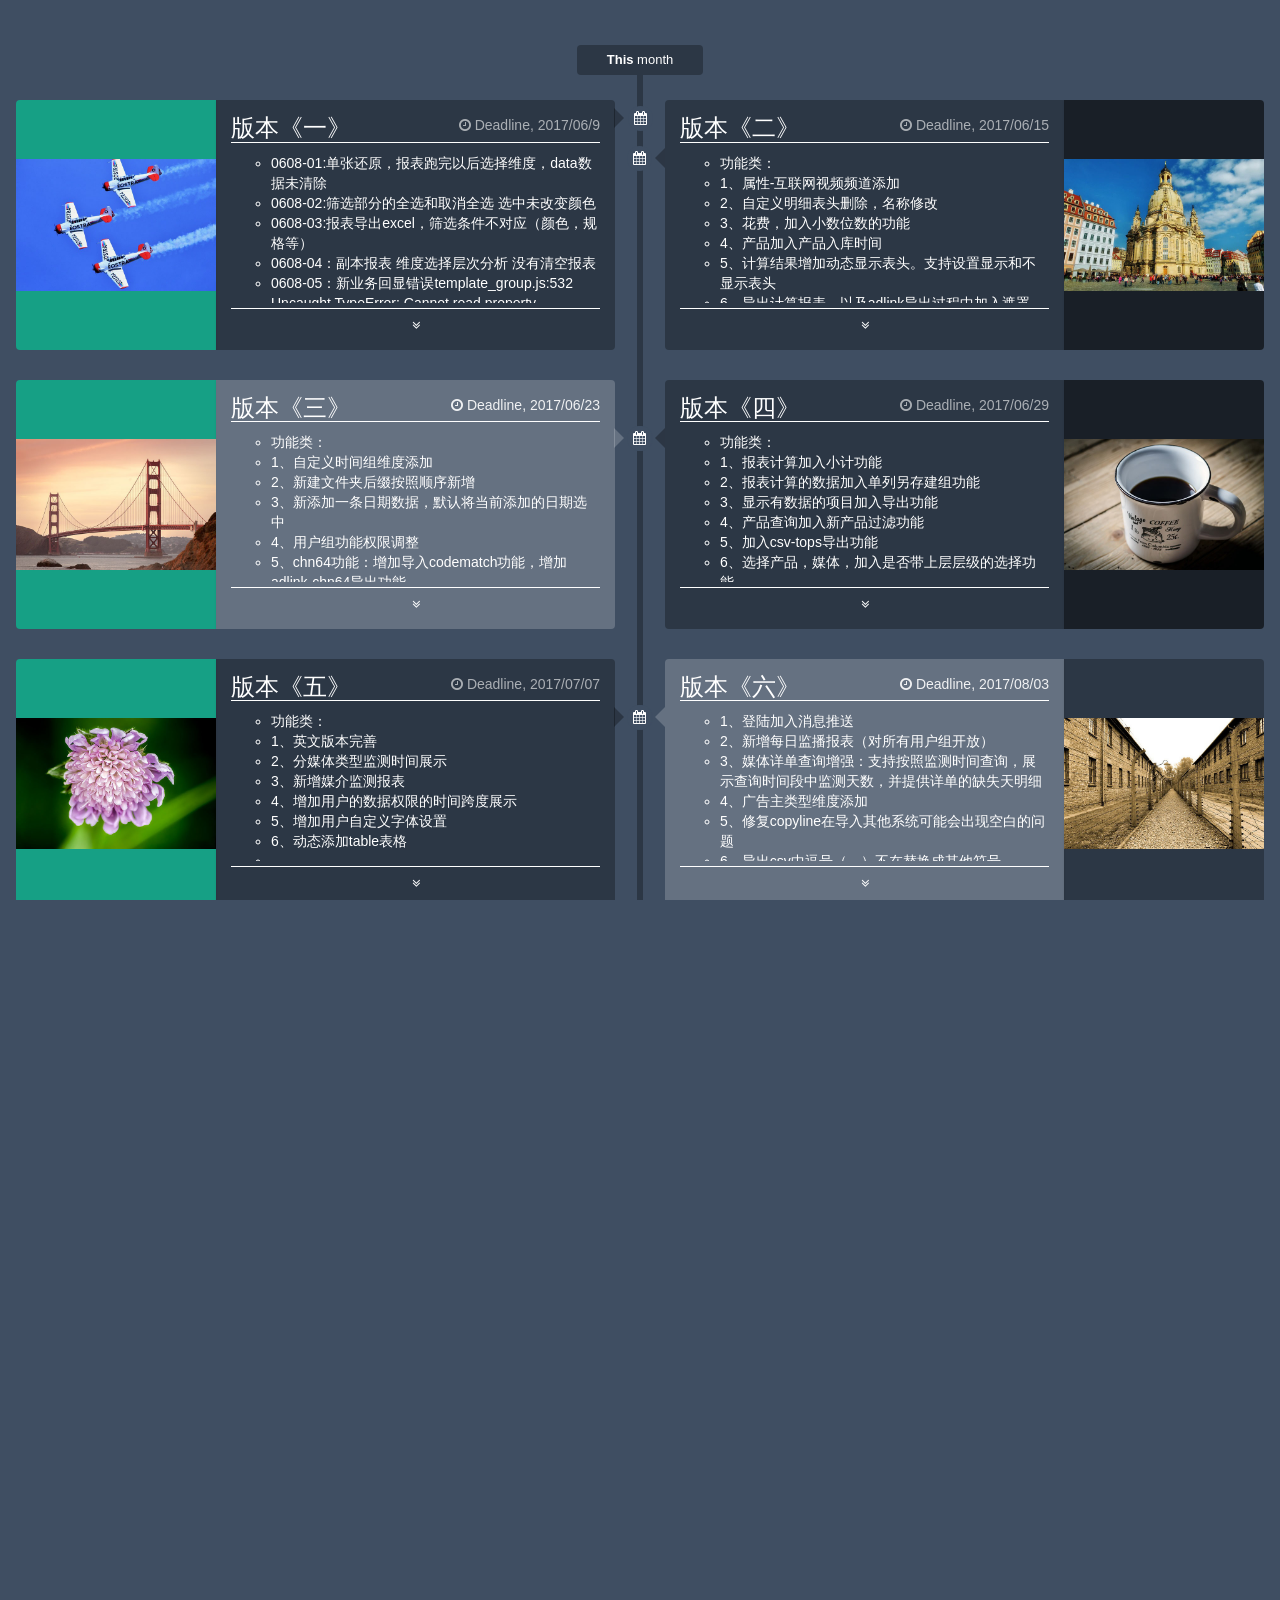
<file: deadline.html>
<!doctype html>
<html lang="en">
<head>
    <meta charset="UTF-8">
    <meta http-equiv="Content-Security-Policy" content="upgrade-insecure-requests" />
    <title>chis博客</title>
    <!-- Bootstrap -->
    <link href="css/bootstrap.min.css" rel="stylesheet">
    <link rel="stylesheet" href="css/animate.css">
    <link type="text/css" rel="stylesheet" media="all" href="css/jquery.mmenu.all.css" />
    <link rel="stylesheet" href="css/bootstrap-checkbox.css">
    <link rel="stylesheet" href="css/bootstrap-dropdown-multilevel.css">
    <link rel="stylesheet" type="text/css" href="css/font-awesome4.5.min.css">
    <link rel="icon" type="image/ico" href="images/1.ico" />
    <link href="css/minimal.css" rel="stylesheet">
    <style>
        body{
            overflow: auto;
            /*background: burlywood;*/
            background: #3f4e62;
        }
        .sm-left{
            /*padding-left: 150px;*/
        }
        .ulStyle{
            overflow: auto;
        }
        .ulStyle li{
            color: white;
        }
        .footer_p{
            padding: 0;
            margin: 0;
            padding-top: 10px;
            margin-top: 5px;
            border-top: 1px solid;
            width: 100%;
            text-align: center;
            cursor: pointer;
        }
        .content h1{
            border-bottom: 1px solid;
            cursor: pointer;
        }
        /*定义滚动条高宽及背景 高宽分别对应横竖滚动条的尺寸*/
        ::-webkit-scrollbar
        {
            width: 7px;
            background: none;
        }

        /*定义滚动条轨道 内阴影+圆角*/
        ::-webkit-scrollbar-track
        {
            -webkit-box-shadow: inset 0 0 6px rgba(0,0,0,.3);
            background: none;
        }

        /*定义滑块 内阴影+圆角*/
        ::-webkit-scrollbar-thumb
        {
            height:30px;
            border-radius: 5px;
            -webkit-box-shadow: inset 0 0 6px rgba(0,0,0,.3);
            background-color: #fafafa;
        }
    </style>
</head>
<body>
<div class="col-md-12 text-center sm-left">



    <h1 class="timeline-heading"><strong>This</strong> month</h1>

    <ol class="timeline" id="content_div"></ol>

    <h1 class="timeline-heading"><strong>Older</strong></h1>


</div>
</body>
<script src="js/jquery.min.js"></script>
<script src="js/deadline.js"></script>
</html>
</file>
<file: css/minimal.css>
@import url(http://fonts.googleapis.com/css?family=Ubuntu+Mono|Roboto:400,100,300,500,700,300italic|Roboto+Condensed:300,400,700|Roboto+Slab:400,700&subset=latin,latin-ext);
/************************************/
/************* CALENDAR *************/
/************************************/
.cal-options { padding: 25px; position: relative; }
.cal-options .date-info { position: relative; top: 0; -webkit-transition: all 0.15s linear; -moz-transition: all 0.15s linear; transition: all 0.15s linear; }
.cal-options .date-info.out { top: -200px; }
.cal-options .date-info h2 { margin-bottom: 0; margin-top: 0; }
.cal-options .date-info h2 i { font-size: 32px; cursor: pointer; opacity: .5; border: 2px solid white; -webkit-border-radius: 50%; -moz-border-radius: 50%; -ms-border-radius: 50%; -o-border-radius: 50%; border-radius: 50%; }
.cal-options .date-info h2 i#cal-prev { padding: 0 11px 0 9px; }
.cal-options .date-info h2 i#cal-next { padding: 0 9px 0 11px; }
.cal-options .date-info h2 i:hover { opacity: 1; }
.cal-options .date-info h3 { margin-top: 0; }
.cal-options #event-delete { margin-top: -100px; margin-bottom: 50px; text-align: center; }
.cal-options #event-delete i { background-color: rgba(0, 0, 0, 0.15); padding: 15px; border-radius: 50%; width: 90px; opacity: 0; -webkit-transition: all 0.15s linear; -moz-transition: all 0.15s linear; transition: all 0.15s linear; }
.cal-options #event-delete.in i { opacity: .8; }
.cal-options #event-delete.in.active i { opacity: 1; background-color: rgba(0, 0, 0, 0.25); }
.cal-options .events-wrapper { margin-top: 40px; }
.cal-options .events-wrapper h4 { border-bottom: 1px solid rgba(255, 255, 255, 0.5); padding-bottom: 5px; }
.cal-options .events-wrapper h4 .new-event { color: white; opacity: .5; }
.cal-options .events-wrapper h4 .new-event:hover { opacity: 1; }
.cal-options .events-wrapper .external-event { padding: 5px 10px; background-color: white; margin: 5px 0; color: #717171; font-size: 12px; font-weight: 300; opacity: .8; -webkit-border-radius: 4px; -moz-border-radius: 4px; -ms-border-radius: 4px; -o-border-radius: 4px; border-radius: 4px; border-left: 10px solid #717171; cursor: move; -webkit-transition: opacity 0.15s linear; -moz-transition: opacity 0.15s linear; transition: opacity 0.15s linear; }
.cal-options .events-wrapper .external-event:hover { opacity: 1; }
.cal-options .events-wrapper .external-event[data-color="primary"] { border-left: 10px solid #428bca; }
.cal-options .events-wrapper .external-event[data-color="success"] { border-left: 10px solid #5cb85c; }
.cal-options .events-wrapper .external-event[data-color="info"] { border-left: 10px solid #5bc0de; }
.cal-options .events-wrapper .external-event[data-color="warning"] { border-left: 10px solid #f0ad4e; }
.cal-options .events-wrapper .external-event[data-color="danger"] { border-left: 10px solid #d9534f; }
.cal-options .events-wrapper .external-event[data-color="red"] { border-left: 10px solid #ff4a43; }
.cal-options .events-wrapper .external-event[data-color="cyan"] { border-left: 10px solid #22beef; }
.cal-options .events-wrapper .external-event[data-color="green"] { border-left: 10px solid #a2d200; }
.cal-options .events-wrapper .external-event[data-color="orange"] { border-left: 10px solid #ffc100; }
.cal-options .events-wrapper .external-event[data-color="amethyst"] { border-left: 10px solid #cd97eb; }
.cal-options .events-wrapper .external-event[data-color="greensea"] { border-left: 10px solid #16a085; }
.cal-options .events-wrapper .external-event[data-color="hotpink"] { border-left: 10px solid #FF0066; }
.cal-options .events-wrapper .external-event[data-color="drank"] { border-left: 10px solid #A40778; }
.cal-options .events-wrapper .external-event[data-color="dutch"] { border-left: 10px solid #1693A5; }
.cal-options .events-wrapper .external-event[data-color="blue"] { border-left: 10px solid #418bca; }
.cal-options .events-wrapper .external-event[data-color="redbrown"] { border-left: 10px solid #d9544f; }
.cal-options .events-wrapper .external-event[data-color="slategray"] { border-left: 10px solid #3f4e62; }
.cal-options .events-wrapper .checkbox { margin-top: 15px !important; padding-left: 0; }

.fc .fc-content .fc-event { padding: 3px 5px; font-weight: 300; font-size: 11px; -webkit-border-radius: 4px; -moz-border-radius: 4px; -ms-border-radius: 4px; -o-border-radius: 4px; border-radius: 4px; }
.fc .fc-content .fc-view.fc-grid table > thead > tr > th.fc-widget-header, .fc .fc-content .fc-view.fc-agenda table > thead > tr > th.fc-widget-header { border: 0; border-bottom: 1px solid #e2e2e2; border-top: 1px solid #e2e2e2; background-color: #f2f2f2; padding: 15px; text-transform: uppercase; color: #717171; font-size: 12px; font-weight: 700; /*font-family: "Roboto Condensed", sans-serif;*/ }
.fc .fc-content .fc-view.fc-grid table > thead > tr > th.fc-widget-header.fc-first, .fc .fc-content .fc-view.fc-agenda table > thead > tr > th.fc-widget-header.fc-first { -webkit-border-radius: 4px 0 0 0; -moz-border-radius: 4px 0 0 0; -ms-border-radius: 4px 0 0 0; -o-border-radius: 4px 0 0 0; border-radius: 4px 0 0 0; border-left: 1px solid #e2e2e2; }
.fc .fc-content .fc-view.fc-grid table > thead > tr > th.fc-widget-header.fc-last, .fc .fc-content .fc-view.fc-agenda table > thead > tr > th.fc-widget-header.fc-last { -webkit-border-radius: 0 4px 0 0; -moz-border-radius: 0 4px 0 0; -ms-border-radius: 0 4px 0 0; -o-border-radius: 0 4px 0 0; border-radius: 0 4px 0 0; border-right: 1px solid #e2e2e2; }
.fc .fc-content .fc-view.fc-grid table > thead > tr > th.fc-agenda-gutter, .fc .fc-content .fc-view.fc-agenda table > thead > tr > th.fc-agenda-gutter { padding: 0; }
.fc .fc-content .fc-view.fc-grid table > tbody > tr > td.fc-widget-content, .fc .fc-content .fc-view.fc-agenda table > tbody > tr > td.fc-widget-content { border: 0; border-bottom: 1px solid #e2e2e2; border-right: 1px solid #e2e2e2; }
.fc .fc-content .fc-view.fc-grid table > tbody > tr > td.fc-widget-content .fc-day-number, .fc .fc-content .fc-view.fc-agenda table > tbody > tr > td.fc-widget-content .fc-day-number { padding: 5px 10px; margin: 5px; color: #717171; font-weight: 300; font-size: 12px; }
.fc .fc-content .fc-view.fc-grid table > tbody > tr > td:first-child.fc-widget-content, .fc .fc-content .fc-view.fc-agenda table > tbody > tr > td:first-child.fc-widget-content { border-left: 1px solid #e2e2e2; }
.fc .fc-content .fc-view.fc-grid table > tbody > tr > td.fc-state-highlight, .fc .fc-content .fc-view.fc-agenda table > tbody > tr > td.fc-state-highlight { background: transparent; }
.fc .fc-content .fc-view.fc-grid table > tbody > tr > td.fc-state-highlight .fc-day-number, .fc .fc-content .fc-view.fc-agenda table > tbody > tr > td.fc-state-highlight .fc-day-number { background-color: #ff7b76; color: white; -webkit-border-radius: 50%; -moz-border-radius: 50%; -ms-border-radius: 50%; -o-border-radius: 50%; border-radius: 50%; padding: 4px 6px; }
.fc .fc-content .fc-view.fc-agenda .fc-agenda-allday .fc-agenda-axis, .fc .fc-content .fc-view.fc-agenda .fc-agenda-allday .fc-agenda-gutter { border-left: 1px solid #e2e2e2; border-right: 1px solid #e2e2e2; background-color: #f2f2f2; color: #717171; font-size: 11px; font-weight: 300; padding: 10px 5px; }
.fc .fc-content .fc-view.fc-agenda > table > tbody > tr > td.fc-state-highlight { background: #f2f2f2; }
.fc .fc-content .fc-view.fc-agenda > table > tbody > tr > td.fc-sat { border-right: 0; }
.fc .fc-content .fc-view.fc-agenda .fc-agenda-slots tr { line-height: 35px; }
.fc .fc-content .fc-view.fc-agenda .fc-agenda-slots tr th { border: 0; border-left: 1px solid #e2e2e2; border-right: 1px solid #e2e2e2; background-color: #f2f2f2; color: #717171; font-size: 12px; font-weight: 300; padding-top: 10px; }
.fc .fc-content .fc-view.fc-agenda .fc-agenda-slots tr td.fc-widget-content { border-bottom: 1px solid #e2e2e2; line-height: 50px; }
.fc .fc-content .fc-view.fc-agenda .fc-agenda-slots tr td.fc-widget-content:last-child { border-right: 0; }
.fc .fc-content .fc-view.fc-agenda .fc-agenda-slots tr.fc-minor td.fc-widget-content { border-bottom: 1px solid #e2e2e2; }
.fc .fc-content .fc-view.fc-agenda .fc-agenda-divider { border: 1px solid #e2e2e2; }
.fc .fc-content .fc-view.fc-agenda .fc-agenda-divider .fc-agenda-divider-inner { background-color: #f2f2f2; height: 3px; }

/*********************************/
/************* CHAT **************/
/*********************************/
.chat .tile { margin-bottom: 0 !important; }

ul.chat-nav > li { padding: 0; }
ul.chat-nav.main-nav > li h3 { line-height: 28px !important; }
ul.chat-nav.main-nav > li h3 .badge { position: relative; top: -2px; }
ul.chat-nav.main-nav > li.pull-right { line-height: 28px; }
ul.chat-nav.side-nav > li { position: relative; }
ul.chat-nav.side-nav > li h3 { line-height: 28px !important; }
ul.chat-nav.side-nav > li .dropdown-toggle { border-right: 0; }
ul.chat-nav.side-nav > li .form-control { position: absolute; z-index: 9; left: -22px; min-height: 22px !important; height: 22px !important; border-top-right-radius: 0 !important; border-bottom-right-radius: 0 !important; display: none; color: #717171; font-size: 11px; }
ul.chat-nav.side-nav > li .form-control::-webkit-input-placeholder { color: #717171; }
ul.chat-nav.side-nav > li .form-control:-moz-placeholder { color: #717171; }
ul.chat-nav.side-nav > li .form-control::-moz-placeholder { color: #717171; }
ul.chat-nav.side-nav > li .form-control:-ms-input-placeholder { color: #717171; }
ul.chat-nav.side-nav > li .form-control.active { display: inline-block; }
ul.chat-nav.side-nav > li .form-control:focus { background-color: white; }

.chat-inbox { padding: 0; list-style: none; }
.chat-inbox > li { padding: 5px 15px; }
.chat-inbox > li:first-child { padding: 15px; }
.chat-inbox > li:last-child { padding-bottom: 15px; }
.chat-inbox > li > a { display: block; padding: 10px 15px; position: relative; -webkit-border-radius: 4px; -moz-border-radius: 4px; -ms-border-radius: 4px; -o-border-radius: 4px; border-radius: 4px; }
.chat-inbox > li > a:hover { text-decoration: none; background-color: rgba(255, 255, 255, 0.05); }
.chat-inbox > li > a:hover .media .media-body .chat-actions { display: block; }
.chat-inbox > li > a .media { position: relative; }
.chat-inbox > li > a .media .media-object { width: 50px; height: 50px; filter: alpha(opacity=40); opacity: 0.4; }
.chat-inbox > li > a .media .badge { font-size: 9px; padding: 2px 4px; position: absolute; top: 0; left: 35px; }
.chat-inbox > li > a .media .media-body .message { font-size: 11px; color: rgba(255, 255, 255, 0.8); margin: 0; text-overflow: ellipsis; white-space: nowrap; overflow: hidden; display: block; width: 85%; }
.chat-inbox > li > a .media .media-body .chat-actions { position: absolute; right: 0; bottom: 8px; font-size: 11px; display: none; }
.chat-inbox > li > a .media .media-body .chat-actions > span { margin-left: 4px; color: rgba(255, 255, 255, 0.4); cursor: pointer; }
.chat-inbox > li > a .media .media-body .chat-actions > span.archive:hover { color: #ff4a43; }
.chat-inbox > li > a .media .media-body .chat-actions > span.mark-unread:hover { color: #16a085; }
.chat-inbox > li > a .media .media-body .chat-actions > span.mark-unread:hover i:before { content: "\f111"; }
.chat-inbox > li > a .media .media-body .media-heading { font-size: 14px; color: rgba(255, 255, 255, 0.8); margin: 0; position: relative; padding-top: 7px; text-overflow: ellipsis; white-space: nowrap; overflow: hidden; }
.chat-inbox > li > a .media .media-body .media-heading .time { float: right; font-size: 11px; font-weight: 300; color: rgba(255, 255, 255, 0.8); }
.chat-inbox > li > a.unread .media .media-object, .chat-inbox > li > a.active .media .media-object { opacity: 1; filter: alpha(opacity=100); /* For IE8 and earlier */ }
.chat-inbox > li > a.unread .media .media-heading, .chat-inbox > li > a.active .media .media-heading { color: white; font-weight: 700; }
.chat-inbox > li > a.unread { background-color: rgba(0, 0, 0, 0.15); -webkit-box-shadow: 0 3px 0 rgba(0, 0, 0, 0.05); box-shadow: 0 3px 0 rgba(0, 0, 0, 0.05); }
.chat-inbox > li > a.unread:hover { background-color: rgba(0, 0, 0, 0.25); }
.chat-inbox > li > a.active { cursor: default; background-color: rgba(255, 255, 255, 0.15); border: 1px solid rgba(255, 255, 255, 0.1); -webkit-box-shadow: 0 3px 0 rgba(0, 0, 0, 0.05); box-shadow: 0 3px 0 rgba(0, 0, 0, 0.05); }

.chat-content { padding: 20px 0; }
.chat-content .chat-list { list-style-type: none; margin: 0; padding: 0; color: rgba(255, 255, 255, 0.7); }
.chat-content .chat-list > li { position: relative; padding: 10px 0; }
.chat-content .chat-list > li.conversation-divider { font-size: 11px; color: rgba(255, 255, 255, 0.7); text-align: center; }
.chat-content .chat-list > li.conversation-divider span { display: inline-block; position: relative; background-color: rgba(0, 0, 0, 0.15); padding: 3px 10px; -webkit-border-radius: 3px; -moz-border-radius: 3px; -ms-border-radius: 3px; -o-border-radius: 3px; border-radius: 3px; -webkit-box-shadow: 0 3px 0 rgba(0, 0, 0, 0.05); box-shadow: 0 3px 0 rgba(0, 0, 0, 0.05); }
.chat-content .chat-list > li.message .media .user-avatar { position: relative; }
.chat-content .chat-list > li.message .media .user-avatar .media-object { width: 64px; height: 64px; }
.chat-content .chat-list > li.message .media .user-avatar:after { border-bottom: 10px solid transparent; border-top: 10px solid transparent; content: ""; height: 0; position: absolute; top: 10px; width: 0; z-index: 1; }
.chat-content .chat-list > li.message .media .media-body { background: rgba(255, 255, 255, 0.15); padding: 10px 15px; -webkit-border-radius: 4px; -moz-border-radius: 4px; -ms-border-radius: 4px; -o-border-radius: 4px; border-radius: 4px; margin-bottom: 3px; font-size: 12px; font-weight: 300; line-height: 20px; -webkit-box-shadow: 0 3px 0 rgba(0, 0, 0, 0.05); box-shadow: 0 3px 0 rgba(0, 0, 0, 0.05); }
.chat-content .chat-list > li.message .media .media-body .media-heading > a { font-weight: 700; font-size: 12px; color: white; }
.chat-content .chat-list > li.message .media .media-body .media-heading > a:hover { text-decoration: underline; }
.chat-content .chat-list > li.message .media .media-body .media-heading .time { float: right; font-size: 11px; color: rgba(255, 255, 255, 0.5); font-weight: 300; }
.chat-content .chat-list > li.message.receive .media .media-body { border: 1px solid rgba(255, 255, 255, 0.1); }
.chat-content .chat-list > li.message.receive .media .user-avatar { margin-right: 15px; }
.chat-content .chat-list > li.message.receive .media .user-avatar:after { border-right: 10px solid; border-right-color: rgba(255, 255, 255, 0.15); right: -15px; }
.chat-content .chat-list > li.message.sent .media .user-avatar { float: right !important; margin-right: 0; margin-left: 15px; }
.chat-content .chat-list > li.message.sent .media .user-avatar:after { border-left: 10px solid; border-left-color: rgba(0, 0, 0, 0.15); left: -15px; }
.chat-content .chat-list > li.message.sent .media .media-body { background-color: rgba(0, 0, 0, 0.15); text-align: right; }
.chat-content .chat-list > li.message.sent .media .media-body .time { float: left; }

.chat-reply { height: 200px; }
.chat-reply textarea { width: 100%; height: 142px !important; resize: none; border: 0 !important; background-color: rgba(0, 0, 0, 0.3) !important; -webkit-border-radius: 4px 4px 0 0 !important; -moz-border-radius: 4px 4px 0 0 !important; -ms-border-radius: 4px 4px 0 0 !important; -o-border-radius: 4px 4px 0 0 !important; border-radius: 4px 4px 0 0 !important; color: white !important; }
.chat-reply textarea::-webkit-input-placeholder { color: rgba(255, 255, 255, 0.7) !important; }
.chat-reply textarea:-moz-placeholder { color: rgba(255, 255, 255, 0.7) !important; }
.chat-reply textarea::-moz-placeholder { color: rgba(255, 255, 255, 0.7) !important; }
.chat-reply textarea:-ms-input-placeholder { color: rgba(255, 255, 255, 0.7) !important; }
.chat-reply textarea:focus { background-color: rgba(0, 0, 0, 0.5) !important; }
.chat-reply .btn-group { width: 100%; background: rgba(255, 255, 255, 0.15) !important; padding: 15px; -webkit-border-radius: 0 0 4px 4px !important; -moz-border-radius: 0 0 4px 4px !important; -ms-border-radius: 0 0 4px 4px !important; -o-border-radius: 0 0 4px 4px !important; border-radius: 0 0 4px 4px !important; }
.chat-reply .btn-group button.last-in-group, .chat-reply .btn-group .btn.last-in-group { border-top-right-radius: 4px !important; border-bottom-right-radius: 4px !important; }
.chat-reply .btn-group button.last, .chat-reply .btn-group .btn.last { -webkit-border-radius: 4px !important; -moz-border-radius: 4px !important; -ms-border-radius: 4px !important; -o-border-radius: 4px !important; border-radius: 4px !important; margin-left: 5px; }
.chat-reply .btn-group div.checkbox { margin: 0 !important; margin-top: 4px !important; margin-right: 10px !important; position: absolute; top: -35px; right: 0; filter: alpha(opacity=50); opacity: 0.5; -webkit-transition: all 0.15s linear; -moz-transition: all 0.15s linear; transition: all 0.15s linear; }
.chat-reply .btn-group div.checkbox:hover { filter: alpha(opacity=100); opacity: 1; }

/***********************************/
/************* COLORS **************/
/***********************************/
/* backgrounds */
.bg-transparent-black-05 { background-color: rgba(0, 0, 0, 0.05) !important; color: white; }

.bg-transparent-black-1 { background-color: rgba(0, 0, 0, 0.1) !important; color: white; }

.bg-transparent-black-15 { background-color: rgba(0, 0, 0, 0.15) !important; color: white; }

.bg-transparent-black-2 { background-color: rgba(0, 0, 0, 0.2) !important; color: white; }

.bg-transparent-black-3 { background-color: rgba(0, 0, 0, 0.3) !important; color: white; }

.bg-transparent-black-4 { background-color: rgba(0, 0, 0, 0.4) !important; color: white; }

.bg-transparent-black-5 { background-color: rgba(0, 0, 0, 0.5) !important; color: white; }

.bg-transparent-black-6 { background-color: rgba(0, 0, 0, 0.6) !important; color: white; }

.bg-transparent-black-7 { background-color: rgba(0, 0, 0, 0.7) !important; color: white; }

.bg-transparent-black-8 { background-color: rgba(0, 0, 0, 0.8) !important; color: white; }

.bg-transparent-white-05 { background-color: rgba(255, 255, 255, 0.05) !important; color: white; }

.bg-transparent-white-1 { background-color: rgba(255, 255, 255, 0.1) !important; color: white; }

.bg-transparent-white-15 { background-color: rgba(255, 255, 255, 0.15) !important; color: white; }

.bg-transparent-white-2 { background-color: rgba(255, 255, 255, 0.2) !important; color: white; }

.bg-transparent-white-3 { background-color: rgba(255, 255, 255, 0.3) !important; color: white; }

.bg-transparent-white-4 { background-color: rgba(255, 255, 255, 0.4) !important; }

.bg-transparent-white-5 { background-color: rgba(255, 255, 255, 0.5) !important; }

.bg-transparent-white-6 { background-color: rgba(255, 255, 255, 0.6) !important; }

.bg-transparent-white-7 { background-color: rgba(255, 255, 255, 0.7) !important; }

.bg-transparent-white-8 { background-color: rgba(255, 255, 255, 0.8) !important; }

.bg-red { background-color: #ff4a43 !important; }

.bg-green { background-color: #a2d200 !important; }

.bg-cyan { background-color: #22beef !important; }

.bg-orange { background-color: #ffc100 !important; }

.bg-amethyst { background-color: #cd97eb !important; }

.bg-greensea { background-color: #16a085 !important; }

.bg-drank { background-color: #A40778 !important; }

.bg-dutch { background-color: #1693A5 !important; }

.bg-hotpink { background-color: #FF0066 !important; }

.bg-blue { background-color: #418bca !important; }

.bg-slategray { background-color: #3f4e62 !important; }

.bg-redbrown { background-color: #d9544f !important; }

/* colors */
.color-red { color: #ff4a43 !important; }

.color-green { color: #a2d200 !important; }

.color-cyan { color: #22beef !important; }

.color-orange { color: #ffc100 !important; }

.color-amethyst { color: #cd97eb !important; }

.color-greensea { color: #16a085 !important; }

.color-drank { color: #A40778 !important; }

.color-dutch { color: #1693A5 !important; }

.color-hotpink { color: #FF0066 !important; }

.color-blue { color: #418bca !important; }

.color-slategray { color: #3f4e62 !important; }

.color-redbrown { color: #d9544f !important; }

.color-transparent-black { color: rgba(0, 0, 0, 0.4) !important; }

/**************************************/
/************* DATATABLES *************/
/**************************************/
.dataTables_wrapper { font-size: 11px; position: relative; }
.dataTables_wrapper .dataTables_scroll .dataTables_scrollBody .table thead tr th:before, .dataTables_wrapper .dataTables_scroll .dataTables_scrollBody .table thead tr th:after, .dataTables_wrapper .dataTables_scroll .dataTables_scrollBody .table thead tr td:before, .dataTables_wrapper .dataTables_scroll .dataTables_scrollBody .table thead tr td:after { content: "" !important; display: none; }
.dataTables_wrapper .chosen-container { width: auto !important; }
.dataTables_wrapper .row { margin: 0; padding: 10px 0; }
.dataTables_wrapper label { margin: 0; }
.dataTables_wrapper .dataTables_info, .dataTables_wrapper .dataTables_length, .dataTables_wrapper .dataTables_filter { color: #999; }
.dataTables_wrapper .delete-row, .dataTables_wrapper .add-row { position: absolute; top: 20px; left: 43%; -webkit-transition: none; -moz-transition: none; transition: none; }
.dataTables_wrapper .delete-row { display: none; }
.dataTables_wrapper .DTTT_container { float: left; margin: 0; }
.dataTables_wrapper .ColVis { float: none; display: inline-block; vertical-align: middle; margin: 0 5px; }
.dataTables_wrapper .ColVis .ColVis_Button { -webkit-transition: all 0.25s ease-in-out; -moz-transition: all 0.25s ease-in-out; transition: all 0.25s ease-in-out; cursor: pointer; -webkit-border-radius: 4px; -moz-border-radius: 4px; -ms-border-radius: 4px; -o-border-radius: 4px; border-radius: 4px; color: #717171; padding: 0 10px; height: 31px; line-height: 31px; }
.dataTables_wrapper .ColVis .ColVis_Button i { font-size: 14px; }
.dataTables_wrapper .ColVis .ColVis_Button:hover { background-color: #ebebeb; border-color: #adadad; }
.dataTables_wrapper .ColVis .ColVis_Button:focus { outline: 0; background-color: #ebebeb; border-color: #adadad; }
.dataTables_wrapper .dataTables_length select + .chosen-container.chosen-container-single .chosen-single { background: #fff; }
.dataTables_wrapper .dataTables_length select + .chosen-container.chosen-container-single .chosen-drop { -webkit-border-radius: 0 0 4px 4px; -moz-border-radius: 0 0 4px 4px; -ms-border-radius: 0 0 4px 4px; -o-border-radius: 0 0 4px 4px; border-radius: 0 0 4px 4px; margin-top: -4px; }
.dataTables_wrapper div.dataTables_filter label { vertical-align: middle; line-height: 33px; }
.dataTables_wrapper div.dataTables_filter input { /*font-family: "Ubuntu Mono", sans-serif;*/ font-size: 16px !important; color: rgba(0, 0, 0, 0.6) !important; background: none !important; border: 0; border-bottom: 1px solid rgba(0, 0, 0, 0.15) !important; -webkit-appearance: none !important; -webkit-transition: all 0.2s linear; -moz-transition: all 0.2s linear; transition: all 0.2s linear; -webkit-border-radius: 0; -moz-border-radius: 0; -ms-border-radius: 0; -o-border-radius: 0; border-radius: 0; min-height: 28px; padding: 0 !important; line-height: 32px !important; }
.dataTables_wrapper div.dataTables_filter input:focus { outline: none; border-bottom: 1px solid rgba(0, 0, 0, 0.4) !important; -webkit-box-shadow: none !important; box-shadow: none !important; }
.dataTables_wrapper div.dataTables_filter input::-webkit-input-placeholder { color: rgba(0, 0, 0, 0.4) !important; }
.dataTables_wrapper div.dataTables_filter input:-moz-placeholder { color: rgba(0, 0, 0, 0.4) !important; }
.dataTables_wrapper div.dataTables_filter input::-moz-placeholder { color: rgba(0, 0, 0, 0.4) !important; }
.dataTables_wrapper div.dataTables_filter input:-ms-input-placeholder { color: rgba(0, 0, 0, 0.4) !important; }
.dataTables_wrapper .table-datatable > thead > tr th.sorting_asc, .dataTables_wrapper .table-datatable > thead > tr th.sorting_desc, .dataTables_wrapper .table-datatable > thead > tr th.sorting, .dataTables_wrapper .table-datatable > thead > tr td.sorting_asc, .dataTables_wrapper .table-datatable > thead > tr td.sorting_desc, .dataTables_wrapper .table-datatable > thead > tr td.sorting { position: relative; background: none; }
.dataTables_wrapper .table-datatable > thead > tr th.sorting_asc:before, .dataTables_wrapper .table-datatable > thead > tr th.sorting_desc:before, .dataTables_wrapper .table-datatable > thead > tr th.sorting:before, .dataTables_wrapper .table-datatable > thead > tr td.sorting_asc:before, .dataTables_wrapper .table-datatable > thead > tr td.sorting_desc:before, .dataTables_wrapper .table-datatable > thead > tr td.sorting:before { font-family: "FontAwesome"; font-style: normal; font-weight: normal; line-height: 1; -webkit-font-smoothing: antialiased; -moz-osx-font-smoothing: grayscale; font-size: 14px !important; float: right; margin-top: 6px; }
.dataTables_wrapper .table-datatable > thead > tr th.sorting:before, .dataTables_wrapper .table-datatable > thead > tr td.sorting:before { content: "\f0dc"; margin-top: 6px !important; }
.dataTables_wrapper .table-datatable > thead > tr th.sorting:hover, .dataTables_wrapper .table-datatable > thead > tr td.sorting:hover { color: #717171; background-color: transparent; }
.dataTables_wrapper .table-datatable > thead > tr th.sorting:hover:after, .dataTables_wrapper .table-datatable > thead > tr td.sorting:hover:after { background-color: rgba(113, 113, 113, 0.75); }
.dataTables_wrapper .table-datatable > thead > tr th.sorting_asc:before, .dataTables_wrapper .table-datatable > thead > tr td.sorting_asc:before { content: "\f0dd"; margin-top: 3px; }
.dataTables_wrapper .table-datatable > thead > tr th.sorting_desc:before, .dataTables_wrapper .table-datatable > thead > tr td.sorting_desc:before { content: "\f0de"; margin-top: 9px; }
.dataTables_wrapper .table-datatable > thead > tr th.sort-alpha.sorting_asc:before, .dataTables_wrapper .table-datatable > thead > tr td.sort-alpha.sorting_asc:before { content: "\f15d"; margin-top: 6px; }
.dataTables_wrapper .table-datatable > thead > tr th.sort-alpha.sorting_desc:before, .dataTables_wrapper .table-datatable > thead > tr td.sort-alpha.sorting_desc:before { content: "\f15e"; margin-top: 6px; }
.dataTables_wrapper .table-datatable > thead > tr th.sort-amount.sorting_asc:before, .dataTables_wrapper .table-datatable > thead > tr td.sort-amount.sorting_asc:before { content: "\f160"; margin-top: 6px; }
.dataTables_wrapper .table-datatable > thead > tr th.sort-amount.sorting_desc:before, .dataTables_wrapper .table-datatable > thead > tr td.sort-amount.sorting_desc:before { content: "\f161"; margin-top: 6px; }
.dataTables_wrapper .table-datatable > thead > tr th.sort-numeric.sorting_asc:before, .dataTables_wrapper .table-datatable > thead > tr td.sort-numeric.sorting_asc:before { content: "\f162"; margin-top: 6px; }
.dataTables_wrapper .table-datatable > thead > tr th.sort-numeric.sorting_desc:before, .dataTables_wrapper .table-datatable > thead > tr td.sort-numeric.sorting_desc:before { content: "\f163"; margin-top: 6px; }
.dataTables_wrapper .table-datatable > thead > tr th.no-sort, .dataTables_wrapper .table-datatable > thead > tr th.sorting_disabled, .dataTables_wrapper .table-datatable > thead > tr td.no-sort, .dataTables_wrapper .table-datatable > thead > tr td.sorting_disabled { cursor: default; }
.dataTables_wrapper .table-datatable > tbody > tr > td.details, .dataTables_wrapper .table-datatable > tbody > tr > th.details { background-color: rgba(0, 0, 0, 0.05); }
.dataTables_wrapper .table-datatable > tbody > tr > td.details table > tbody > tr > td, .dataTables_wrapper .table-datatable > tbody > tr > th.details table > tbody > tr > td { padding: 5px; }
.dataTables_wrapper .table-datatable > tbody > tr > td.details table > tbody > tr > td:first-child, .dataTables_wrapper .table-datatable > tbody > tr > th.details table > tbody > tr > td:first-child { /*font-family: "Roboto Slab", serif;*/ font-size: 12px; font-weight: 700; line-height: 16px; color: #717171; }
.dataTables_wrapper .table-datatable > tbody > tr > td.details table > tbody > tr > td:last-child, .dataTables_wrapper .table-datatable > tbody > tr > th.details table > tbody > tr > td:last-child { line-height: 16px; font-size: 12px; padding: 0 5px; }
.dataTables_wrapper .table-datatable > tbody > tr.row_selected > td, .dataTables_wrapper .table-datatable > tbody > tr.row_selected > th, .dataTables_wrapper .table-datatable > tbody > tr.drilled > td, .dataTables_wrapper .table-datatable > tbody > tr.drilled > th { background-color: rgba(0, 0, 0, 0.05); }
.dataTables_wrapper .dataTables_paginate { float: none; }
.dataTables_wrapper .dataTables_paginate.paging_custombootstrap ul > li > a { padding: 3px 7px; font-size: 11px; line-height: 15px; }

.DTTT_print_info { overflow: hidden; opacity: 1; background: white; border: 0; -webkit-border-radius: 0 0 4px 4px; -moz-border-radius: 0 0 4px 4px; -ms-border-radius: 0 0 4px 4px; -o-border-radius: 0 0 4px 4px; border-radius: 0 0 4px 4px; top: 70px; z-index: 999999; color: #717171; -webkit-box-shadow: 0 1px 4px rgba(0, 0, 0, 0.3); box-shadow: 0 1px 4px rgba(0, 0, 0, 0.3); }

.ColVis_collection { min-width: 130px; padding: 3px; background-color: #f2f2f2; -webkit-border-radius: 4px; -moz-border-radius: 4px; -ms-border-radius: 4px; -o-border-radius: 4px; border-radius: 4px; z-index: 999999; }
.ColVis_collection > li { margin-bottom: 3px; }
.ColVis_collection > li:last-child { margin-bottom: 0; }
.ColVis_collection > li > label { width: 100%; text-align: left; padding: 2px 3px; }
.ColVis_collection > li > label span { font-size: 11px; margin-left: 5px; color: #717171; }
.ColVis_collection > li > label input:checked + span { color: #212121; }

.ColVis_catcher { cursor: pointer; }

.ColVis_collectionBackground { position: fixed; width: 100%; height: 100%; }

/*********************************************/
/************* LOGIN & LOCK PAGE *************/
/*********************************************/
#content.full-page { position: fixed; width: 100%; height: 100%; padding: 0 0 45px 0 !important; top: -45px; background: url(../images/noise.png) left top repeat, url(../images/dot_pattern.png) left top repeat, url(../images/backgrounds/1.jpg) left top/cover no-repeat; -webkit-box-sizing: content-box; -moz-box-sizing: content-box; box-sizing: content-box; }
#content.full-page .inside-block { display: block; margin: 0 auto; text-align: center; width: 360px; background-color: rgba(0, 0, 0, 0.3); height: 100%; -webkit-box-sizing: content-box; -moz-box-sizing: content-box; box-sizing: content-box; padding: 50px; color: white; overflow: auto; }
#content.full-page .inside-block img { margin-top: 50px; }
#content.full-page .inside-block .user-photo img { margin: 0 0 20px 0; width: 100px; border: 5px solid rgba(0, 0, 0, 0.2); }
#content.full-page .inside-block h1 { text-transform: uppercase; font-size: 26px; margin-bottom: 5px; }
#content.full-page .inside-block h1 strong { position: relative; display: inline-block; }
#content.full-page .inside-block h1 strong:before { content: ""; position: absolute; display: block; width: 40px; height: 5px; background-color: #1ccdaa; top: -5px; left: 0; }
#content.full-page .inside-block span.overline { position: relative; }
#content.full-page .inside-block span.overline:before { content: ""; position: absolute; display: block; width: 40px; height: 5px; background-color: #1ccdaa; top: -5px; left: 0; }
#content.full-page .inside-block h5 { /*font-family: "Roboto Condensed", sans-serif;*/ font-weight: 300; margin: 0; font-size: 12px; margin-bottom: 5px; }
#content.full-page .inside-block form { margin-top: 50px; margin-bottom: 40px; }
#content.full-page .inside-block form.form-unlock { margin-top: 20px; }
#content.full-page .inside-block form .input-group { margin-bottom: 10px; }
#content.full-page .inside-block form .input-group .input-group-addon { background-color: rgba(0, 0, 0, 0.2); -webkit-border-radius: 0 4px 4px 0 !important; -moz-border-radius: 0 4px 4px 0 !important; -ms-border-radius: 0 4px 4px 0 !important; -o-border-radius: 0 4px 4px 0 !important; border-radius: 0 4px 4px 0 !important; -webkit-transition: all 0.1s linear; -moz-transition: all 0.1s linear; transition: all 0.1s linear; border: 0; }
#content.full-page .inside-block form .input-group .input-group-addon i { width: 18px; color: rgba(255, 255, 255, 0.6); }
#content.full-page .inside-block form .input-group .input-group-addon i:after { content: ""; height: 50%; margin-left: -25px; position: absolute; top: 25%; }
#content.full-page .inside-block form .input-group input { background-color: rgba(0, 0, 0, 0.2) !important; border: 0 !important; -webkit-border-radius: 4px 0 0 4px !important; -moz-border-radius: 4px 0 0 4px !important; -ms-border-radius: 4px 0 0 4px !important; -o-border-radius: 4px 0 0 4px !important; border-radius: 4px 0 0 4px !important; color: white !important; -webkit-transition: all 0.1s linear; -moz-transition: all 0.1s linear; transition: all 0.1s linear; }
#content.full-page .inside-block form .input-group input:focus, #content.full-page .inside-block form .input-group input:focus + .input-group-addon { background-color: rgba(0, 0, 0, 0.3) !important; -webkit-box-shadow: none !important; box-shadow: none !important; }
#content.full-page .inside-block form .input-group input::-webkit-input-placeholder { color: rgba(255, 255, 255, 0.6); }
#content.full-page .inside-block form .input-group input:-moz-placeholder { color: rgba(255, 255, 255, 0.6); }
#content.full-page .inside-block form .input-group input::-moz-placeholder { color: rgba(255, 255, 255, 0.6); }
#content.full-page .inside-block form .input-group input:-ms-input-placeholder { color: rgba(255, 255, 255, 0.6); }
#content.full-page .inside-block form section.controls { text-align: left; position: relative; }
#content.full-page .inside-block form section.controls .checkbox { padding: 0; display: inline-block; margin: 0 !important; }
#content.full-page .inside-block form section.controls a { font-size: 12px; margin-top: 5px; display: inline-block; position: absolute; right: 0; top: 0; }
#content.full-page .inside-block form section.controls a:hover { color: white; text-decoration: none; }
#content.full-page .inside-block form section.log-in { margin-top: 20px; border-top: 5px dashed rgba(0, 0, 0, 0.1); }
#content.full-page .inside-block form section.log-in .btn { display: inline-block; margin-top: 20px; }
#content.full-page .inside-block form section.log-in span { display: inline-block; vertical-align: bottom; line-height: 36px; margin: 0 10px; font-style: italic; /*font-family: Georgia, serif;*/ }

/****************************************/
/************* WEATHER PAGE *************/
/****************************************/
#content.full-page.weather .owl-carousel { height: 100%; -webkit-box-sizing: content-box; -moz-box-sizing: content-box; box-sizing: content-box; padding-bottom: 45px; }
#content.full-page.weather .owl-carousel .owl-wrapper-outer { height: 100%; -webkit-box-sizing: content-box; -moz-box-sizing: content-box; box-sizing: content-box; padding-bottom: 45px; }
#content.full-page.weather .owl-carousel .owl-wrapper-outer .owl-wrapper { height: 100%; -webkit-box-sizing: content-box; -moz-box-sizing: content-box; box-sizing: content-box; padding-bottom: 45px; }
#content.full-page.weather .owl-carousel .owl-wrapper-outer .owl-wrapper .owl-item { height: 100%; -webkit-box-sizing: content-box; -moz-box-sizing: content-box; box-sizing: content-box; padding-bottom: 45px; overflow: hidden; }
#content.full-page.weather .owl-carousel .owl-controls { text-align: right; }
#content.full-page.weather .owl-carousel .owl-controls .owl-pagination { top: 55px; left: auto; right: 380px; }
#content.full-page.weather .owl-carousel .owl-controls .owl-buttons { top: 40%; }
#content.full-page.weather .owl-carousel .owl-controls .owl-buttons i { font-size: 120px; }
#content.full-page.weather .owl-carousel .owl-controls .owl-buttons .owl-next { right: 380px; }
#content.full-page.weather .owl-carousel .slide { position: relative; }
#content.full-page.weather .owl-carousel .slide .cover .pattern { position: fixed; top: 0; left: 0; height: 100%; width: 100%; background: url(../images/dot_pattern.png); z-index: 9; }
#content.full-page.weather .owl-carousel .slide .cover img { position: fixed; top: 0; left: 0; z-index: 1; width: 100%; }
#content.full-page.weather .owl-carousel .slide .cover img.bgwidth { width: 100%; }
#content.full-page.weather .owl-carousel .slide .cover img.bgheight { height: 100%; width: auto; }
#content.full-page.weather .owl-carousel .slide .inside-block { position: fixed; right: 0; top: 45px; z-index: 999; width: 360px; background-color: rgba(0, 0, 0, 0.5); padding: 30px; padding-bottom: 40px; -webkit-box-sizing: border-box; -moz-box-sizing: border-box; box-sizing: border-box; }
#content.full-page.weather .owl-carousel .slide .inside-block > .row { border-bottom: 1px solid rgba(255, 255, 255, 0.3); padding: 15px 0; }
#content.full-page.weather .owl-carousel .slide .inside-block > .row h1 { font-size: 74px; margin: 0; }
#content.full-page.weather .owl-carousel .slide .inside-block > .row h4 { /*font-family: "Roboto", "Arial", sans-serif;*/ font-size: 16px; }
#content.full-page.weather .owl-carousel .slide .inside-block > .row:first-child h4.this-day { margin-left: -24px; }
#content.full-page.weather .owl-carousel .slide .inside-block > .row:not(:first-child) h4 { line-height: 45px; font-size: 18px; margin: 0; }
#content.full-page.weather .owl-carousel .slide .inside-block > .row:last-child { border: 0; }
#content.full-page.weather .owl-carousel .slide .inside-block > .row .temp { font-size: 32px; font-weight: 300; margin-left: 20px; display: inline-block; vertical-align: top; }
#content.full-page.weather .owl-carousel .slide .location { position: absolute; z-index: 999; top: 70px; left: 50px; color: white; }
#content.full-page.weather .owl-carousel .slide .location h1, #content.full-page.weather .owl-carousel .slide .location h2, #content.full-page.weather .owl-carousel .slide .location h3 { /*font-family: "Roboto", "Arial", sans-serif;*/ margin: 0; }
#content.full-page.weather .owl-carousel .slide .location h1 { /*font-family: "Roboto Slab", serif;*/ font-size: 60px; font-weight: 700; }
#content.full-page.weather .owl-carousel .slide .location h2 { font-size: 30px; font-weight: 300; }
#content.full-page.weather .owl-carousel .slide .location h3 { font-weight: 300; font-size: 28px; margin-top: 20px; }
#content.full-page.weather .owl-carousel .slide .photo-author { position: absolute; z-index: 1000; bottom: 20px; top: 50px; right: 40px; color: rgba(255, 255, 255, 0.3); font-size: 12px; }

.animation-pulseSlow { -webkit-animation-name: pulseSlow; -moz-animation-name: pulseSlow; animation-name: pulseSlow; -webkit-animation-duration: 30s; -moz-animation-duration: 30s; animation-duration: 30s; -webkit-animation-iteration-count: infinite; -moz-animation-iteration-count: infinite; animation-iteration-count: infinite; -webkit-animation-timing-function: linear; -moz-animation-timing-function: linear; animation-timing-function: linear; }

@-webkit-keyframes pulseSlow { 0% { -webkit-transform: scale(1.1); -moz-transform: scale(1.1); -ms-transform: scale(1.1); -o-transform: scale(1.1); transform: scale(1.1); }
  50% { -webkit-transform: scale(1); -moz-transform: scale(1); -ms-transform: scale(1); -o-transform: scale(1); transform: scale(1); }
  100% { -webkit-transform: scale(1.1); -moz-transform: scale(1.1); -ms-transform: scale(1.1); -o-transform: scale(1.1); transform: scale(1.1); } }
@-moz-keyframes pulseSlow { 0% { -webkit-transform: scale(1.1); -moz-transform: scale(1.1); -ms-transform: scale(1.1); -o-transform: scale(1.1); transform: scale(1.1); }
  50% { -webkit-transform: scale(1); -moz-transform: scale(1); -ms-transform: scale(1); -o-transform: scale(1); transform: scale(1); }
  100% { -webkit-transform: scale(1.1); -moz-transform: scale(1.1); -ms-transform: scale(1.1); -o-transform: scale(1.1); transform: scale(1.1); } }
@-o-keyframes pulseSlow { 0% { -webkit-transform: scale(1.1); -moz-transform: scale(1.1); -ms-transform: scale(1.1); -o-transform: scale(1.1); transform: scale(1.1); }
  50% { -webkit-transform: scale(1); -moz-transform: scale(1); -ms-transform: scale(1); -o-transform: scale(1); transform: scale(1); }
  100% { -webkit-transform: scale(1.1); -moz-transform: scale(1.1); -ms-transform: scale(1.1); -o-transform: scale(1.1); transform: scale(1.1); } }
@keyframes pulseSlow { 0% { -webkit-transform: scale(1.1); -moz-transform: scale(1.1); -ms-transform: scale(1.1); -o-transform: scale(1.1); transform: scale(1.1); }
  50% { -webkit-transform: scale(1); -moz-transform: scale(1); -ms-transform: scale(1); -o-transform: scale(1); transform: scale(1); }
  100% { -webkit-transform: scale(1.1); -moz-transform: scale(1.1); -ms-transform: scale(1.1); -o-transform: scale(1.1); transform: scale(1.1); } }
/**************************************/
/************* ERROR PAGE *************/
/**************************************/
#content.full-page.error .inside-block { width: 500px; position: relative; }
#content.full-page.error .inside-block h1.error { text-align: center; font-size: 60px; margin-top: 20px; margin-bottom: 30px; }
#content.full-page.error .inside-block h1.error strong:before { top: 2px; left: 0; width: 60px; }
#content.full-page.error .inside-block p { text-align: center; font-weight: 400; }
#content.full-page.error .inside-block p.lead { margin-bottom: 0; }
#content.full-page.error .inside-block .controls { text-align: center; margin-top: 40px; margin-bottom: 40px; }
#content.full-page.error .inside-block .controls .btn { margin-right: 10px; margin-bottom: 10px; }
#content.full-page.error .search { width: 200px; position: fixed; top: 20px; right: 20px; z-index: 99; }
#content.full-page.error .search input { /*font-family: "Ubuntu Mono", sans-serif;*/ font-size: 16px; color: white; background: none; border: 0; border-bottom: 1px solid rgba(255, 255, 255, 0.6); -webkit-transition: all 0.2s linear; -moz-transition: all 0.2s linear; transition: all 0.2s linear; -webkit-appearance: none !important; -webkit-border-radius: 0; -moz-border-radius: 0; -ms-border-radius: 0; -o-border-radius: 0; border-radius: 0; -webkit-font-smoothing: antialiased; padding: 0 !important; line-height: 18px; min-height: 26px; }
#content.full-page.error .search input:focus { outline: none; border-bottom: 1px solid white; -webkit-box-shadow: none !important; box-shadow: none !important; }
#content.full-page.error .search input::-webkit-input-placeholder { color: rgba(255, 255, 255, 0.7); }
#content.full-page.error .search input:-moz-placeholder { color: rgba(255, 255, 255, 0.7); }
#content.full-page.error .search input::-moz-placeholder { color: rgba(255, 255, 255, 0.7); }
#content.full-page.error .search input:-ms-input-placeholder { color: rgba(255, 255, 255, 0.7); }

/**********************************************/
/************* JQUERY FILE UPLOAD *************/
/**********************************************/
.fileupload-buttonbar { -webkit-user-select: none; -khtml-user-select: none; -moz-user-select: -moz-none; -o-user-select: none; user-select: none; }

table tbody.files > tr > td { vertical-align: middle; }
table tbody.files > tr > td.upload { vertical-align: top; }
table tbody.files > tr > td.actions button { margin-right: 5px; }
table tbody.files > tr > td.actions button i { font-size: 14px; }
table tbody.files > tr > td.actions .checkbox { left: -28px; top: 2px; }
table tbody.files > tr > td.actions .checkbox label:after { width: 12px !important; }
table tbody.files > tr > td .preview { width: 50px; max-width: 50px; min-height: 50px; display: block; }
table tbody.files > tr > td .preview canvas, table tbody.files > tr > td .preview img { width: 50px; max-width: 50px; }

/***********************************/
/************* GALLERY *************/
/***********************************/
.img-view { overflow: hidden; position: relative; text-align: center; cursor: pointer; }
.img-view .overlay { width: 100%; height: 100%; position: absolute; overflow: hidden; top: 0; left: 0; filter: alpha(opacity=0); opacity: 0; -webkit-transition: all 0.4s ease-in-out; -moz-transition: all 0.4s ease-in-out; transition: all 0.4s ease-in-out; background-color: rgba(34, 190, 239, 0.7); z-index: 99; }
.img-view .overlay .media-info { text-align: center; position: relative; padding: 10px; background: rgba(0, 0, 0, 0.8); margin: 20px 0 0 0; -webkit-transform: translateY(-100px); -moz-transform: translateY(-100px); -ms-transform: translateY(-100px); -o-transform: translateY(-100px); transform: translateY(-100px); filter: alpha(opacity=0); opacity: 0; -webkit-transition: all 0.2s ease-in-out; -moz-transition: all 0.2s ease-in-out; transition: all 0.2s ease-in-out; z-index: 999; }
.img-view .overlay .media-info .checkbox { float: left; margin: 0 !important; padding: 0; margin-top: -9px !important; position: absolute; }
.img-view .overlay .media-info .checkbox label:after { left: 1px; }
.img-view .overlay .media-info h2 { color: white; font-size: 16px; margin: 0; }
.img-view .overlay .media-info span { font-size: 11px; color: rgba(255, 255, 255, 0.5); font-style: italic; }
.img-view .overlay .media-info button { float: right; margin: 0; padding: 0; margin-top: -9px; position: absolute; right: 10px; padding: 1px 6px; }
.img-view .overlay .media-info .dropdown-menu { top: 15px; right: 33px; left: auto; text-align: left; min-width: 120px; }
.img-view .overlay .media-info .dropdown-menu > li > a { font-size: 11px; color: #717171; padding: 3px 10px; line-height: 20px; }
.img-view .overlay .media-info .dropdown-menu > li > a i { font-size: 14px; width: 15px; color: #a4a4a4; }
.img-view .overlay .media-info .dropdown-menu > li > a:hover { color: #418bca; }
.img-view .overlay .media-info .dropdown-menu > li > a:hover i { color: #418bca; }
.img-view .overlay p { /*font-family: Georgia, serif;*/ font-size: 12px; font-style: italic; position: relative; color: rgba(255, 255, 255, 0.9); padding: 10px 20px 20px; text-align: center; max-width: 320px; margin: 10px auto 0 auto; -webkit-transform: translateY(100px); -moz-transform: translateY(100px); -ms-transform: translateY(100px); -o-transform: translateY(100px); transform: translateY(100px); filter: alpha(opacity=0); opacity: 0; -webkit-transition: all 0.2s linear; -moz-transition: all 0.2s linear; transition: all 0.2s linear; }
.img-view img { max-width: 100%; height: auto; vertical-align: middle; border: 0; display: block; position: relative; -webkit-transition: all 0.2s linear; -moz-transition: all 0.2s linear; transition: all 0.2s linear; }
.img-view:hover img { -webkit-transform: scale(1.1, 1.1); -moz-transform: scale(1.1, 1.1); -ms-transform: scale(1.1, 1.1); -o-transform: scale(1.1, 1.1); transform: scale(1.1, 1.1); }
.img-view:hover .overlay { filter: alpha(opacity=100); opacity: 1; }
.img-view:hover .overlay .media-info, .img-view:hover .overlay p { -webkit-transform: translateY(0px); -moz-transform: translateY(0px); -ms-transform: translateY(0px); -o-transform: translateY(0px); transform: translateY(0px); filter: alpha(opacity=100); opacity: 1; }
.img-view:hover .overlay p { -webkit-transition-delay: 0.1s; -moz-transition-delay: 0.1s; transition-delay: 0.1s; }
.img-view.selected .overlay { filter: alpha(opacity=100); opacity: 1; }
.img-view.selected .media-info { -webkit-transform: translateY(0px); -moz-transform: translateY(0px); -ms-transform: translateY(0px); -o-transform: translateY(0px); transform: translateY(0px); filter: alpha(opacity=100); opacity: 1; }

/* superbox */
.superbox .superbox-list { padding: 0; margin: 5px; }
.superbox .superbox-show { -webkit-box-shadow: none; box-shadow: none; background: rgba(0, 0, 0, 0.3); width: calc(100% - 13px); margin: 0 5px; }
.superbox .superbox-show img { max-width: 100%; }

/* colorbox */
.colorbox .colorbox-list { padding: 0; margin: 5px; }

@media only screen and (min-width: 320px) { .superbox-list, .colorbox-list { width: 100%; } }
@media only screen and (min-width: 680px) { .superbox-list, .colorbox-list { width: 47.8%; } }
@media only screen and (min-width: 1128px) { .superbox-list, .colorbox-list { width: 31.8%; } }
@media only screen and (min-width: 1360px) { .superbox-list, .colorbox-list { width: 23.8%; } }
@media only screen and (min-width: 1600px) { .superbox-list, .colorbox-list { width: 19%; } }
@media only screen and (min-width: 1900px) { .superbox-list, .colorbox-list { width: 15.85%; } }
/********************************/
/************* MAIL *************/
/********************************/
.vertical-mail > .row, .horizontal-mail > .row { display: table; }
.vertical-mail > .row > div[class*='col-'], .horizontal-mail > .row > div[class*='col-'] { padding: 0; display: table-cell; float: none; vertical-align: top; }
.vertical-mail > .row > div[class*='col-']:first-child, .horizontal-mail > .row > div[class*='col-']:first-child { padding-left: 15px; }
.vertical-mail > .row > div[class*='col-']:last-child, .horizontal-mail > .row > div[class*='col-']:last-child { padding: 0 15px; }
.vertical-mail ul.navigation, .horizontal-mail ul.navigation { background-color: rgba(0, 0, 0, 0.3); list-style-type: none; color: white; height: 100%; overflow: auto; -webkit-border-radius: 4px 0 0 4px; -moz-border-radius: 4px 0 0 4px; -ms-border-radius: 4px 0 0 4px; -o-border-radius: 4px 0 0 4px; border-radius: 4px 0 0 4px; -webkit-box-shadow: 0 3px 0 rgba(0, 0, 0, 0.05); box-shadow: 0 3px 0 rgba(0, 0, 0, 0.05); padding: 0 20px; border: 1px solid transparent; }
.vertical-mail ul.navigation > li.mark, .horizontal-mail ul.navigation > li.mark { text-align: center; font-size: 70px; background-color: transparent; padding: initial; }
.vertical-mail ul.navigation > li.compose, .horizontal-mail ul.navigation > li.compose { text-align: center; margin: 20px 0 30px 0; }
.vertical-mail ul.navigation > li.compose .btn, .horizontal-mail ul.navigation > li.compose .btn { color: white; font-size: 13px; padding: 10px 20px; text-transform: uppercase; font-weight: 700; }
.vertical-mail ul.navigation > li.heading h5, .horizontal-mail ul.navigation > li.heading h5 { text-transform: uppercase; font-weight: 700; font-size: 11px; -webkit-font-smoothing: antialiased; /*font-family: "Roboto Condensed", sans-serif;*/ padding-bottom: 2px; border-bottom: 1px solid rgba(255, 255, 255, 0.3); color: rgba(255, 255, 255, 0.8); }
.vertical-mail ul.navigation > li.heading h5 a, .horizontal-mail ul.navigation > li.heading h5 a { color: rgba(255, 255, 255, 0.5); }
.vertical-mail ul.navigation > li.heading h5 a:hover, .horizontal-mail ul.navigation > li.heading h5 a:hover { color: white; }
.vertical-mail ul.navigation > li > ul, .horizontal-mail ul.navigation > li > ul { list-style-type: none; padding: 0; margin: 0 -20px; }
.vertical-mail ul.navigation > li > ul > li, .horizontal-mail ul.navigation > li > ul > li { text-align: right; }
.vertical-mail ul.navigation > li > ul > li a, .horizontal-mail ul.navigation > li > ul > li a { color: rgba(255, 255, 255, 0.6); font-size: 16px; line-height: 36px; font-weight: 700; /*font-family: "Roboto Slab", serif;*/ display: block; padding-right: 20px; -webkit-transition: all 0.15s linear; -moz-transition: all 0.15s linear; transition: all 0.15s linear; }
.vertical-mail ul.navigation > li > ul > li a span.badge, .horizontal-mail ul.navigation > li > ul > li a span.badge { position: relative; top: -3px; margin-right: 5px; }
.vertical-mail ul.navigation > li > ul > li a:hover, .horizontal-mail ul.navigation > li > ul > li a:hover { color: white; text-decoration: none; background-color: rgba(0, 0, 0, 0.1); }
.vertical-mail ul.navigation > li > ul > li.active a, .horizontal-mail ul.navigation > li > ul > li.active a { font-size: 22px; background-color: rgba(0, 0, 0, 0.2); color: white; }
.vertical-mail ul.navigation > li > ul > li.divider, .horizontal-mail ul.navigation > li > ul > li.divider { padding: 5px 0; background: none; }
.vertical-mail ul.navigation > li > ul > li.other a, .vertical-mail ul.navigation > li > ul > li.tag a, .horizontal-mail ul.navigation > li > ul > li.other a, .horizontal-mail ul.navigation > li > ul > li.tag a { /*font-family: "Roboto", "Arial", sans-serif;*/ font-size: 14px; line-height: 30px; font-weight: 400; position: relative; }
.vertical-mail ul.navigation > li > ul > li.other a:hover, .vertical-mail ul.navigation > li > ul > li.tag a:hover, .horizontal-mail ul.navigation > li > ul > li.other a:hover, .horizontal-mail ul.navigation > li > ul > li.tag a:hover { color: white; }
.vertical-mail ul.navigation > li > ul > li.tag a, .horizontal-mail ul.navigation > li > ul > li.tag a { font-size: 12px; padding-right: 33px; }
.vertical-mail ul.navigation > li > ul > li.tag a span.label, .horizontal-mail ul.navigation > li > ul > li.tag a span.label { position: absolute; right: 20px; display: inline-block; width: 5px; height: 15px; top: 50%; margin-top: -7px; padding: 0; -webkit-border-radius: 2px; -moz-border-radius: 2px; -ms-border-radius: 2px; -o-border-radius: 2px; border-radius: 2px; }

ul.inbox { list-style-type: none; margin: 0; height: 100%; overflow: auto; background-color: rgba(255, 255, 255, 0.15); -webkit-border-radius: 0 4px 4px 0; -moz-border-radius: 0 4px 4px 0; -ms-border-radius: 0 4px 4px 0; -o-border-radius: 0 4px 4px 0; border-radius: 0 4px 4px 0; -webkit-box-shadow: 0 3px 0 rgba(0, 0, 0, 0.05); box-shadow: 0 3px 0 rgba(0, 0, 0, 0.05); padding: 0 20px; border: 1px solid rgba(255, 255, 255, 0.1); }
ul.inbox > li.heading h1 { text-align: center; color: white; }
ul.inbox > li.search { margin: 20px 0; text-align: center; }
ul.inbox > li.search i { line-height: 28px; margin-right: 5px; color: rgba(255, 255, 255, 0.7); }
ul.inbox > li.search input { /*font-family: "Ubuntu Mono", sans-serif;*/ font-size: 16px; color: white; background: none; border: 0; border-bottom: 1px solid rgba(255, 255, 255, 0.6); -webkit-transition: all 0.2s linear; -moz-transition: all 0.2s linear; transition: all 0.2s linear; -webkit-appearance: none !important; -webkit-border-radius: 0; -moz-border-radius: 0; -ms-border-radius: 0; -o-border-radius: 0; border-radius: 0; -webkit-font-smoothing: antialiased; padding: 0 !important; line-height: 18px; min-height: 26px; }
ul.inbox > li.search input:focus { outline: none; border-bottom: 1px solid white; -webkit-box-shadow: none !important; box-shadow: none !important; }
ul.inbox > li.search input::-webkit-input-placeholder { color: rgba(255, 255, 255, 0.7); }
ul.inbox > li.search input:-moz-placeholder { color: rgba(255, 255, 255, 0.7); }
ul.inbox > li.search input::-moz-placeholder { color: rgba(255, 255, 255, 0.7); }
ul.inbox > li.search input:-ms-input-placeholder { color: rgba(255, 255, 255, 0.7); }
ul.inbox > li.pagination span { font-size: 11px; color: white; font-style: italic; margin-right: 5px; }
ul.inbox > li.pagination .btn { background-color: rgba(255, 255, 255, 0.15); -webkit-box-shadow: 0 3px 0 rgba(0, 0, 0, 0.05); box-shadow: 0 3px 0 rgba(0, 0, 0, 0.05); border: 1px solid rgba(255, 255, 255, 0.1); color: rgba(255, 255, 255, 0.7); }
ul.inbox > li.pagination .btn:hover { background-color: rgba(255, 255, 255, 0.3); color: white; }
ul.inbox > li.msg { padding: 10px 20px 10px 30px; cursor: pointer; background-color: rgba(255, 255, 255, 0.2); position: relative; -webkit-border-radius: 4px; -moz-border-radius: 4px; -ms-border-radius: 4px; -o-border-radius: 4px; border-radius: 4px; margin-bottom: 5px; overflow: hidden; border: 1px solid rgba(255, 255, 255, 0.1); }
ul.inbox > li.msg .checkbox { margin: 0; padding: 0; height: 0; min-height: 0; position: absolute; left: 5px; top: -10px; }
ul.inbox > li.msg .mail-favourite { position: absolute; left: 8px; top: 32px; color: white; text-shadow: 1px 1px 0 rgba(0, 0, 0, 0.05); }
ul.inbox > li.msg .mail-favourite.active i:before { content: "\f005"; }
ul.inbox > li.msg.last { margin-bottom: 0; }
ul.inbox > li.msg div { text-shadow: 1px 1px 0 rgba(0, 0, 0, 0.05); }
ul.inbox > li.msg div h5 { color: white; margin: 0; }
ul.inbox > li.msg div p { padding-top: 10px; margin: 0; width: 220px; color: rgba(255, 255, 255, 0.8); text-overflow: ellipsis; white-space: nowrap; overflow: hidden; line-height: 16px; }
ul.inbox > li.msg div p strong { color: white; }
ul.inbox > li.msg div .delivery-time { color: rgba(255, 255, 255, 0.8); font-size: 11px; }
ul.inbox > li.msg div .mail-attachment { float: right; color: rgba(255, 255, 255, 0.8); }
ul.inbox > li.msg div .mail-label { width: 3px; height: 100%; position: absolute; right: 0; top: 0; -webkit-border-radius: 0 4px 4px 0; -moz-border-radius: 0 4px 4px 0; -ms-border-radius: 0 4px 4px 0; -o-border-radius: 0 4px 4px 0; border-radius: 0 4px 4px 0; }
ul.inbox > li.msg div .mail-actions { position: absolute; top: 5px; right: 10px; filter: alpha(opacity=0); opacity: 0; -webkit-transition: all 0.1s linear; -moz-transition: all 0.1s linear; transition: all 0.1s linear; }
ul.inbox > li.msg div .mail-actions a { padding: 5px; color: rgba(255, 255, 255, 0.8); -webkit-transition: all 0.1s linear; -moz-transition: all 0.1s linear; transition: all 0.1s linear; }
ul.inbox > li.msg div .mail-actions a:hover { color: white; }
ul.inbox > li.msg div .mail-actions a.delete:hover { color: #ff4a43; }
ul.inbox > li.msg div .mail-actions a.reply:hover { color: #a2d200; }
ul.inbox > li.msg:hover { background-color: rgba(0, 0, 0, 0.15); border: 1px solid transparent; }
ul.inbox > li.msg:hover .mail-actions { opacity: 1; }
ul.inbox > li.msg.active { background-color: rgba(0, 0, 0, 0.3); border: 1px solid transparent; }

.mail-content { width: 100%; height: 100%; }
.mail-content .quick-navigation { text-align: center; background-color: rgba(255, 255, 255, 0.15); margin-bottom: 20px; -webkit-border-radius: 4px; -moz-border-radius: 4px; -ms-border-radius: 4px; -o-border-radius: 4px; border-radius: 4px; -webkit-box-shadow: 0 3px 0 rgba(0, 0, 0, 0.05); box-shadow: 0 3px 0 rgba(0, 0, 0, 0.05); border: 1px solid rgba(255, 255, 255, 0.1); }
.mail-content .quick-navigation h3 { display: inline-block; font-size: 18px; margin: 0; line-height: 50px; color: white; }
.mail-content .quick-navigation button { padding: 15px 20px; border: 0; background-color: rgba(255, 255, 255, 0.1); color: rgba(255, 255, 255, 0.7); }
.mail-content .quick-navigation button.prev { -webkit-border-radius: 4px 0 0 4px; -moz-border-radius: 4px 0 0 4px; -ms-border-radius: 4px 0 0 4px; -o-border-radius: 4px 0 0 4px; border-radius: 4px 0 0 4px; }
.mail-content .quick-navigation button.next { -webkit-border-radius: 0 4px 4px 0; -moz-border-radius: 0 4px 4px 0; -ms-border-radius: 0 4px 4px 0; -o-border-radius: 0 4px 4px 0; border-radius: 0 4px 4px 0; }
.mail-content .quick-navigation button:hover { background-color: rgba(255, 255, 255, 0.3); color: white; }
.mail-content .message { overflow: hidden; -webkit-border-radius: 4px; -moz-border-radius: 4px; -ms-border-radius: 4px; -o-border-radius: 4px; border-radius: 4px; -webkit-box-shadow: 0 3px 0 rgba(0, 0, 0, 0.05); box-shadow: 0 3px 0 rgba(0, 0, 0, 0.05); }
.mail-content .message .header { background-color: rgba(0, 0, 0, 0.3); padding: 20px; }
.mail-content .message .header h1 { margin: 0 0 10px 0; color: white; font-size: 26px; }
.mail-content .message .header .message-info { list-style-type: none; padding: 0; margin: 0; }
.mail-content .message .header .message-info li { display: inline-block; color: white; min-width: 20%; margin-right: 20px; background-color: rgba(0, 0, 0, 0.2); padding: 4px 10px; -webkit-border-radius: 4px; -moz-border-radius: 4px; -ms-border-radius: 4px; -o-border-radius: 4px; border-radius: 4px; font-size: 11px; margin-bottom: 5px; }
.mail-content .message .header .message-info li em { filter: alpha(opacity=80); opacity: 0.8; }
.mail-content .message .header .actions { margin: 20px -20px -20px -20px; padding: 10px 20px; background-color: rgba(0, 0, 0, 0.3); }
.mail-content .message .header .actions .btn { background-color: rgba(255, 255, 255, 0.15); -webkit-box-shadow: 0 3px 0 rgba(0, 0, 0, 0.05); box-shadow: 0 3px 0 rgba(0, 0, 0, 0.05); border: 1px solid rgba(255, 255, 255, 0.1); color: rgba(255, 255, 255, 0.7); }
.mail-content .message .header .actions .btn:hover { background-color: rgba(255, 255, 255, 0.3); color: white; }
.mail-content .message .content { padding: 40px 20px 20px 20px; overflow: hidden; background-color: white; }
.mail-content .message .content p { color: #717171; font-weight: 300; }
.mail-content .message .content .attachments { list-style-type: none; padding: 0; margin: 0; }
.mail-content .message .content .attachments > li { margin-bottom: 5px; }
.mail-content .message .content .attachments > li em { font-size: 11px; color: #717171; }
.mail-content .message .content .attachments > li .att-actions { font-size: 14px; margin-left: 5px; float: right; }
.mail-content .message .content .attachments > li .att-actions i { padding: 5px; cursor: pointer; }
.mail-content .message .content .attachments > li .att-actions i.att-show:hover { color: #22beef; }
.mail-content .message .content .attachments > li .att-actions i.att-forward:hover { color: #ff4a43; }
.mail-content .message .content .attachments > li .att-actions i.att-download:hover { color: #a2d200; }
.mail-content .message .content form { text-align: right; }
.mail-content .message .content form .note-editor { margin-top: -10px; text-align: left; }
.mail-content .message .content form .note-editor .note-toolbar { -webkit-border-radius: 0; -moz-border-radius: 0; -ms-border-radius: 0; -o-border-radius: 0; border-radius: 0; }
.mail-content .message .content form .note-editor .note-editable { border-left: 1px solid rgba(0, 0, 0, 0.05); border-right: 1px solid rgba(0, 0, 0, 0.05); }
.mail-content .message .content form button { margin-top: 10px; }

.horizontal-mail > .row > div[class*='col-']:last-child { padding-left: 0; padding-right: 15px; }
.horizontal-mail .inbox { position: relative; background-color: rgba(255, 255, 255, 0.15); border: 1px solid rgba(255, 255, 255, 0.1); border-bottom: 4px solid rgba(255, 255, 255, 0.8); -webkit-border-radius: 0 4px 4px 0; -moz-border-radius: 0 4px 4px 0; -ms-border-radius: 0 4px 4px 0; -o-border-radius: 0 4px 4px 0; border-radius: 0 4px 4px 0; margin-bottom: 20px; }
.horizontal-mail .inbox .table-heading .heading h1 { color: white; margin: 0; }
.horizontal-mail .inbox .table-heading .ColVis { float: right; margin: 0; margin-left: 15px; }
.horizontal-mail .inbox .table-heading .ColVis .ColVis_Button { height: 37px; width: 37px; text-align: center; }
.horizontal-mail .inbox .table-heading .dataTables_filter label input { min-height: 36px; }
.horizontal-mail .inbox .dataTable.table-custom > thead > tr > th, .horizontal-mail .inbox .dataTable.table-custom > thead > tr > td { color: rgba(255, 255, 255, 0.6); }
.horizontal-mail .inbox .dataTable.table-custom > thead > tr > th:after, .horizontal-mail .inbox .dataTable.table-custom > thead > tr > td:after { background-color: rgba(255, 255, 255, 0.3); }
.horizontal-mail .inbox .dataTable.table-custom > thead > tr > th.sortable:hover, .horizontal-mail .inbox .dataTable.table-custom > thead > tr > th.sorting:hover, .horizontal-mail .inbox .dataTable.table-custom > thead > tr > td.sortable:hover, .horizontal-mail .inbox .dataTable.table-custom > thead > tr > td.sorting:hover { color: white; }
.horizontal-mail .inbox .dataTable.table-custom > thead > tr > th.sortable:hover:after, .horizontal-mail .inbox .dataTable.table-custom > thead > tr > th.sorting:hover:after, .horizontal-mail .inbox .dataTable.table-custom > thead > tr > td.sortable:hover:after, .horizontal-mail .inbox .dataTable.table-custom > thead > tr > td.sorting:hover:after { background-color: rgba(255, 255, 255, 0.6); }
.horizontal-mail .inbox .dataTable.table-custom > thead > tr > th.sort-asc, .horizontal-mail .inbox .dataTable.table-custom > thead > tr > th.sort-desc, .horizontal-mail .inbox .dataTable.table-custom > thead > tr > th.sort-asc:hover, .horizontal-mail .inbox .dataTable.table-custom > thead > tr > th.sort-desc:hover, .horizontal-mail .inbox .dataTable.table-custom > thead > tr > th.sorting_asc, .horizontal-mail .inbox .dataTable.table-custom > thead > tr > th.sorting_desc, .horizontal-mail .inbox .dataTable.table-custom > thead > tr > th.sorting_asc:hover, .horizontal-mail .inbox .dataTable.table-custom > thead > tr > th.sorting_desc:hover, .horizontal-mail .inbox .dataTable.table-custom > thead > tr > td.sort-asc, .horizontal-mail .inbox .dataTable.table-custom > thead > tr > td.sort-desc, .horizontal-mail .inbox .dataTable.table-custom > thead > tr > td.sort-asc:hover, .horizontal-mail .inbox .dataTable.table-custom > thead > tr > td.sort-desc:hover, .horizontal-mail .inbox .dataTable.table-custom > thead > tr > td.sorting_asc, .horizontal-mail .inbox .dataTable.table-custom > thead > tr > td.sorting_desc, .horizontal-mail .inbox .dataTable.table-custom > thead > tr > td.sorting_asc:hover, .horizontal-mail .inbox .dataTable.table-custom > thead > tr > td.sorting_desc:hover { color: white; }
.horizontal-mail .inbox .dataTable.table-custom > thead > tr > th.sort-asc:after, .horizontal-mail .inbox .dataTable.table-custom > thead > tr > th.sort-desc:after, .horizontal-mail .inbox .dataTable.table-custom > thead > tr > th.sort-asc:hover:after, .horizontal-mail .inbox .dataTable.table-custom > thead > tr > th.sort-desc:hover:after, .horizontal-mail .inbox .dataTable.table-custom > thead > tr > th.sorting_asc:after, .horizontal-mail .inbox .dataTable.table-custom > thead > tr > th.sorting_desc:after, .horizontal-mail .inbox .dataTable.table-custom > thead > tr > th.sorting_asc:hover:after, .horizontal-mail .inbox .dataTable.table-custom > thead > tr > th.sorting_desc:hover:after, .horizontal-mail .inbox .dataTable.table-custom > thead > tr > td.sort-asc:after, .horizontal-mail .inbox .dataTable.table-custom > thead > tr > td.sort-desc:after, .horizontal-mail .inbox .dataTable.table-custom > thead > tr > td.sort-asc:hover:after, .horizontal-mail .inbox .dataTable.table-custom > thead > tr > td.sort-desc:hover:after, .horizontal-mail .inbox .dataTable.table-custom > thead > tr > td.sorting_asc:after, .horizontal-mail .inbox .dataTable.table-custom > thead > tr > td.sorting_desc:after, .horizontal-mail .inbox .dataTable.table-custom > thead > tr > td.sorting_asc:hover:after, .horizontal-mail .inbox .dataTable.table-custom > thead > tr > td.sorting_desc:hover:after { background-color: white; }
.horizontal-mail .inbox .dataTable.table-custom > thead > tr > th.controls, .horizontal-mail .inbox .dataTable.table-custom > thead > tr > td.controls { width: 100px !important; }
.horizontal-mail .inbox .dataTable.table-custom > thead > tr > th.controls:first-child, .horizontal-mail .inbox .dataTable.table-custom > thead > tr > td.controls:first-child { width: 50px !important; }
.horizontal-mail .inbox .dataTable.table-custom > tbody tr { cursor: pointer; }
.horizontal-mail .inbox .dataTable.table-custom > tbody tr td, .horizontal-mail .inbox .dataTable.table-custom > tbody tr th { font-weight: 400; color: white; border-top-color: rgba(255, 255, 255, 0.2); }
.horizontal-mail .inbox .dataTable.table-custom > tbody tr td:first-child, .horizontal-mail .inbox .dataTable.table-custom > tbody tr th:first-child { position: relative; }
.horizontal-mail .inbox .dataTable.table-custom > tbody tr td:first-child .mail-label, .horizontal-mail .inbox .dataTable.table-custom > tbody tr th:first-child .mail-label { position: absolute; width: 5px; height: 100%; top: 0; left: 0; }
.horizontal-mail .inbox .dataTable.table-custom > tbody tr td .checkbox, .horizontal-mail .inbox .dataTable.table-custom > tbody tr th .checkbox { width: 20px; height: 20px; margin-right: 8px; margin-left: 5px; position: static; }
.horizontal-mail .inbox .dataTable.table-custom > tbody tr td .mail-favourite, .horizontal-mail .inbox .dataTable.table-custom > tbody tr th .mail-favourite { color: white; text-shadow: 1px 1px 0 rgba(0, 0, 0, 0.05); font-size: 14px; position: relative; top: 1px; }
.horizontal-mail .inbox .dataTable.table-custom > tbody tr td .mail-favourite.active i:before, .horizontal-mail .inbox .dataTable.table-custom > tbody tr th .mail-favourite.active i:before { content: "\f005"; }
.horizontal-mail .inbox .dataTable.table-custom > tbody tr td .mail-actions, .horizontal-mail .inbox .dataTable.table-custom > tbody tr th .mail-actions { filter: alpha(opacity=0); opacity: 0; -webkit-transition: all 0.1s linear; -moz-transition: all 0.1s linear; transition: all 0.1s linear; }
.horizontal-mail .inbox .dataTable.table-custom > tbody tr td .mail-actions a, .horizontal-mail .inbox .dataTable.table-custom > tbody tr th .mail-actions a { padding: 5px 10px; color: white; font-size: 14px; line-height: 14px; -webkit-transition: all 0.1s linear; -moz-transition: all 0.1s linear; transition: all 0.1s linear; }
.horizontal-mail .inbox .dataTable.table-custom > tbody tr td .mail-actions a:hover, .horizontal-mail .inbox .dataTable.table-custom > tbody tr th .mail-actions a:hover { color: white; }
.horizontal-mail .inbox .dataTable.table-custom > tbody tr td .mail-actions a.delete:hover, .horizontal-mail .inbox .dataTable.table-custom > tbody tr th .mail-actions a.delete:hover { color: #ff4a43; }
.horizontal-mail .inbox .dataTable.table-custom > tbody tr td .mail-actions a.reply:hover, .horizontal-mail .inbox .dataTable.table-custom > tbody tr th .mail-actions a.reply:hover { color: #a2d200; }
.horizontal-mail .inbox .dataTable.table-custom > tbody tr:hover td .mail-actions, .horizontal-mail .inbox .dataTable.table-custom > tbody tr:hover th .mail-actions { filter: alpha(opacity=100); opacity: 1; }
.horizontal-mail .inbox .dataTable.table-custom > tbody tr.odd td.sorting_1, .horizontal-mail .inbox .dataTable.table-custom > tbody tr.odd th.sorting_1, .horizontal-mail .inbox .dataTable.table-custom > tbody tr.even td.sorting_1, .horizontal-mail .inbox .dataTable.table-custom > tbody tr.even th.sorting_1 { padding-left: 5px; position: relative; z-index: 9; }
.horizontal-mail .inbox .dataTable.table-custom > tbody tr.odd td.sorting_1:after, .horizontal-mail .inbox .dataTable.table-custom > tbody tr.odd th.sorting_1:after, .horizontal-mail .inbox .dataTable.table-custom > tbody tr.even td.sorting_1:after, .horizontal-mail .inbox .dataTable.table-custom > tbody tr.even th.sorting_1:after { content: ""; display: block; position: absolute; right: 8px; left: 0; top: 0; height: 100%; background-color: rgba(0, 0, 0, 0.2); z-index: -1; }
.horizontal-mail .inbox .dataTable.table-custom > tbody tr:first-child td, .horizontal-mail .inbox .dataTable.table-custom > tbody tr:first-child th { border-top: 0; }
.horizontal-mail .inbox .dataTable.table-custom > tbody tr.row_selected td, .horizontal-mail .inbox .dataTable.table-custom > tbody tr.row_selected th { background-color: rgba(0, 0, 0, 0.1); }
.horizontal-mail .inbox .dataTable.table-custom > tbody tr.unread td, .horizontal-mail .inbox .dataTable.table-custom > tbody tr.unread th { font-weight: 700; }
.horizontal-mail .mail-content { padding-left: 15px; }

/****************************************/
/************* OWL CAROUSEL *************/
/****************************************/
.owl-carousel .owl-item img { width: 80px; margin: 10px 0 25px 0; }
.owl-carousel .owl-item p { margin: 0; -webkit-border-radius: 0 0 4px 4px; -moz-border-radius: 0 0 4px 4px; -ms-border-radius: 0 0 4px 4px; -o-border-radius: 0 0 4px 4px; border-radius: 0 0 4px 4px; padding: 15px 0; font-size: 18px; font-weight: 300; line-height: 42px; color: rgba(255, 255, 255, 0.8); position: relative; font-style: italic; }
.owl-carousel .owl-item p:before { content: "\f10d"; font-family: "FontAwesome"; font-style: normal; font-weight: normal; line-height: 1; -webkit-font-smoothing: antialiased; -moz-osx-font-smoothing: grayscale; position: absolute; left: 10px; top: 10px; font-size: 2em; filter: alpha(opacity=15); opacity: 0.15; }
.owl-carousel .owl-controls .owl-pagination { position: absolute; top: 10px; left: 10px; }
.owl-carousel .owl-controls .owl-page span { width: 6px; height: 6px; background: white; margin: 3px 2px; }
.owl-carousel .owl-controls .owl-buttons { position: absolute; top: 35%; width: 100%; }
.owl-carousel .owl-controls .owl-buttons .owl-prev, .owl-carousel .owl-controls .owl-buttons .owl-next { position: absolute; background: none; }
.owl-carousel .owl-controls .owl-buttons .owl-prev { left: 0; }
.owl-carousel .owl-controls .owl-buttons .owl-next { right: 0; }

/*****************************************/
/************* PROFILE PAGE **************/
/*****************************************/
.user-card h3 { text-align: center; }
.user-card h5 { text-align: center; font-size: 12px; color: rgba(0, 0, 0, 0.3); /*font-family: "Roboto", "Arial", sans-serif;*/ }
.user-card .profile-controls { text-align: center; }
.user-card .profile-controls .profile-photo { width: 120px; border: 5px solid white; position: relative; z-index: 99; -webkit-box-shadow: 0 0 0 1px rgba(0, 0, 0, 0.1); box-shadow: 0 0 0 1px rgba(0, 0, 0, 0.1); }
.user-card .profile-controls > li { vertical-align: middle; padding: 0; }
.user-card .profile-controls .mailto, .user-card .profile-controls .callto { position: relative; }
.user-card .profile-controls .mailto > a, .user-card .profile-controls .callto > a { background-color: white; padding: 5px 10px; position: absolute; top: -15px; white-space: nowrap; font-size: 11px; -webkit-transition: all 0.2s linear; -moz-transition: all 0.2s linear; transition: all 0.2s linear; color: rgba(0, 0, 0, 0.2); }
.user-card .profile-controls .mailto > a:hover, .user-card .profile-controls .callto > a:hover { text-decoration: none; }
.user-card .profile-controls .mailto > a i, .user-card .profile-controls .callto > a i { font-size: 14px; }
.user-card .profile-controls .mailto > a { border-top-left-radius: 20px; border-bottom-left-radius: 20px; left: -28px; }
.user-card .profile-controls .mailto > a:hover { left: -93px; color: #a2d200; }
.user-card .profile-controls .mailto > a i { margin-right: 5px; }
.user-card .profile-controls .callto > a { border-top-right-radius: 20px; border-bottom-right-radius: 20px; right: -25px; }
.user-card .profile-controls .callto > a .calling { display: none; }
.user-card .profile-controls .callto > a:hover, .user-card .profile-controls .callto > a.active { right: -53px; color: #ff4a43; }
.user-card .profile-controls .callto > a.active { right: -73px; }
.user-card .profile-controls .callto > a.active .call { display: none; }
.user-card .profile-controls .callto > a.active .calling { display: inline; }
.user-card .profile-controls .callto > a i { margin-left: 5px; }
.user-card .social-networks { text-align: right; }
.user-card .social-networks > a { color: rgba(255, 255, 255, 0.4); padding: 3px; }
.user-card .social-networks > a i { font-size: 1.5em; -webkit-transition: all 0.15s linear; -moz-transition: all 0.15s linear; transition: all 0.15s linear; }
.user-card .social-networks > a:hover { color: white; }

p.about-me { font-size: 12px; line-height: 20px; font-weight: 300; color: rgba(255, 255, 255, 0.7); text-align: justify; }

.friend-list { padding: 0; list-style-type: none; }
.friend-list > li { padding: 10px 0; border-bottom: 1px solid rgba(255, 255, 255, 0.3); }
.friend-list > li:last-child { padding-bottom: 0; border: 0; }
.friend-list > li:first-child { padding-top: 0; }
.friend-list > li .media .profile-photo img { width: 50px; }
.friend-list > li .media .media-body .media-heading { line-height: 50px; margin: 0; /*font-family: "Roboto", "Arial", sans-serif;*/ padding-left: 20px; display: inline-block; }
.friend-list > li .media .media-body .btn { float: right; position: relative; top: 10px; }

.project-list { padding: 0; list-style-type: none; }
.project-list > li { min-height: 50px; padding: 10px 0; border-bottom: 1px solid rgba(0, 0, 0, 0.05); }
.project-list > li:last-child { min-height: 40px; padding-bottom: 0; border: 0; }
.project-list > li:first-child { min-height: 40px; padding-top: 0; }
.project-list > li .project-name { line-height: 30px; }
.project-list > li .progress { margin-bottom: 0; }
.project-list > li .progress-info { line-height: 26px; }

body #content .feed-form textarea, body #content .new-comment-container textarea { width: 100%; resize: none; border-bottom: 0 !important; -webkit-border-radius: 4px 4px 0 0 !important; -moz-border-radius: 4px 4px 0 0 !important; -ms-border-radius: 4px 4px 0 0 !important; -o-border-radius: 4px 4px 0 0 !important; border-radius: 4px 4px 0 0 !important; }
body #content .feed-form textarea:focus, body #content .new-comment-container textarea:focus { -webkit-box-shadow: none !important; box-shadow: none !important; }
body #content .feed-form .post-toolbar, body #content .new-comment-container .post-toolbar { padding: 5px 10px; -webkit-border-radius: 0 0 4px 4px; -moz-border-radius: 0 0 4px 4px; -ms-border-radius: 0 0 4px 4px; -o-border-radius: 0 0 4px 4px; border-radius: 0 0 4px 4px; border: 1px solid #e2e2e2; border-top: 0; -webkit-transition: all 0.2s linear; -moz-transition: all 0.2s linear; transition: all 0.2s linear; }
body #content .feed-form .post-toolbar > a, body #content .new-comment-container .post-toolbar > a { color: rgba(0, 0, 0, 0.2); padding: 2px 5px; -webkit-transition: all 0.2s linear; -moz-transition: all 0.2s linear; transition: all 0.2s linear; }
body #content .feed-form .post-toolbar > a:hover, body #content .new-comment-container .post-toolbar > a:hover { color: rgba(0, 0, 0, 0.4); }
body #content .feed-form textarea:focus + .post-toolbar, body #content .new-comment-container textarea:focus + .post-toolbar { border-color: #b2b2b2; -webkit-box-shadow: 1px 1px 1px 0 rgba(0, 0, 0, 0.1); box-shadow: 1px 1px 1px 0 rgba(0, 0, 0, 0.1); }
body #content .feed-list { padding: 20px 0; }
body #content .feed-list article:last-of-type .feed-container { border-bottom: 0; }
body #content .feed-list .feed-post { margin-bottom: 20px; }
body #content .feed-list .feed-post .profile-photo { width: 18%; max-width: 130px; display: inline-block; vertical-align: top; }
body #content .feed-list .feed-post .profile-photo > a img { width: 80%; max-width: 68px; }
body #content .feed-list .feed-post .feed-container { width: 75%; display: inline-block; vertical-align: top; border-bottom: 1px solid #e2e2e2; padding-bottom: 20px; }
body #content .feed-list .feed-post .feed-container header { margin-bottom: 10px; }
body #content .feed-list .feed-post .feed-container header .author { color: #a4a4a4; }
body #content .feed-list .feed-post .feed-container header .author a { font-weight: 700; color: #585858; }
body #content .feed-list .feed-post .feed-container header .author a:hover { color: #8b8b8b; }
body #content .feed-list .feed-post .feed-container header .author small { display: block; color: #cacaca; font-size: 11px; }
body #content .feed-list .feed-post .feed-container .feed-content p { color: #a4a4a4; font-size: 12px; }
body #content .feed-list .feed-post .feed-container .feed-content .feed-image { margin-bottom: 15px; }
body #content .feed-list .feed-post .feed-container .feed-content .feed-image img { width: 100%; }
body #content .feed-list .feed-post .feed-container footer { margin-top: 15px; }
body #content .feed-list .feed-post .feed-container footer > a { color: #585858; font-size: 12px; display: inline-block; margin-right: 20px; }
body #content .feed-list .feed-post .feed-container footer > a > i { margin-right: 3px; }
body #content .feed-list .feed-post .feed-container footer > a:hover { color: #8b8b8b; text-decoration: none; }
body #content .feed-list .feed-post .feed-container footer > a span { color: #cacaca; font-size: 11px; }
body #content .feed-list .feed-post .feed-container footer > a.liked > i { color: #ff4a43; }
body #content .feed-list .feed-post .feed-container footer .comments { list-style-type: none; margin: 0; padding: 0; margin-top: 20px; border-top: 1px solid #e2e2e2; padding-top: 20px; }
body #content .feed-list .feed-post .feed-container footer .comments > li:not(:first-child) { margin-top: 15px; }
body #content .feed-list .feed-post .feed-container footer .comments > li .profile-photo, body #content .feed-list .feed-post .feed-container footer .comments > li .comment-container, body #content .feed-list .feed-post .feed-container footer .comments > li .new-comment-container { display: table-cell; vertical-align: top; width: 100%; }
body #content .feed-list .feed-post .feed-container footer .comments > li .profile-photo { width: 1%; padding-right: 15px; }
body #content .feed-list .feed-post .feed-container footer .comments > li .profile-photo > img { width: 36px; }
body #content .feed-list .feed-post .feed-container footer .comments > li .comment-container { font-size: 12px; color: #a4a4a4; border-bottom: 1px solid #e2e2e2; padding-bottom: 15px; }
body #content .feed-list .feed-post .feed-container footer .comments > li .comment-container .comment-author { font-weight: 700; color: #585858; }
body #content .feed-list .feed-post .feed-container footer .comments > li .comment-container .comment-author:hover { color: #8b8b8b; }
body #content .feed-list .feed-post .feed-container footer .comments > li .comment-container .comment-meta { font-size: 11px; margin-top: 15px; }
body #content .feed-list .feed-post .feed-container footer .comments > li .comment-container .comment-meta > a { color: #cacaca; display: inline-block; margin: 0 5px; -webkit-transition: all 0.15s linear; -moz-transition: all 0.15s linear; transition: all 0.15s linear; }
body #content .feed-list .feed-post .feed-container footer .comments > li .comment-container .comment-meta > a:first-child { margin-left: 0; }
body #content .feed-list .feed-post .feed-container footer .comments > li .comment-container .comment-meta > a:hover { color: #717171; text-decoration: none; }
body #content .feed-list .feed-post .feed-container footer .comments > li .comment-container .comment-meta > a.liked > i { color: #ff4a43; }
body #content .feed-list .feed-post .feed-container footer .comments > li .comment-container .comment-meta > i { font-size: 5px; position: relative; top: -1.6px; }
body #content .feed-list .feed-post .feed-container footer .comments > li .new-comment-container .post-toolbar { text-align: right; }

/**************************************/
/************* RESPONSIVE *************/
/**************************************/
@media only screen and (max-width: 1700px) { /* mail */
  .mail-content .message .content { max-height: 845px; } }
@media only screen and (max-width: 1024px) { body { /* navbar */ }
  body .navbar .search input { width: 120px; }
  body .navbar .navbar-nav.quick-actions { position: absolute; right: -260px; top: 0; }
  body .navbar.collapsed .navbar-nav.quick-actions { right: 0; }
  body #wrap #content { padding-left: 55px; }
  html.mm-right.mm-opening .mm-fixed-top { right: 0; }
  html.mm-opened #wrap > .row #content { padding-right: 25px; }
  /* timeline */
  .timeline > li > .el-container .side { width: 100px; font-size: 30px; }
  .timeline > li > .el-container .content span.time { font-size: 11px; }
  .timeline > li > .el-container .content span.time i { font-size: 14px; }
  .timeline > li > .el-container .content h1 { font-size: 16px; } }
@media only screen and (max-width: 992px) { body { /* tables */ /* tile navbar */ /* mail */ /* chat */ /* tasks */ }
  body .table-responsive { border: 0; overflow-y: hidden; overflow-x: scroll; width: 100%; }
  body .table-responsive table { min-width: 920px; }
  body .table-responsive.inbox { overflow: auto; }
  body .table-responsive.inbox table { min-width: 600px; }
  body #content .tile .tile-navbar { text-align: center; }
  body #content .tile .tile-navbar > li { border-right: 0; }
  body #content .tile .tile-navbar > li .checkbox label:after { text-align: left; }
  body #content .tile .tile-navbar > li.filters { float: none; display: block; margin-top: 5px; padding-top: 5px; border-top: 1px solid rgba(255, 255, 255, 0.1); }
  body #content ul.inbox > li.msg div p { width: 180px; }
  body .chat-nav.side-nav { text-align: center; }
  body .chat-nav.side-nav > li { display: block; }
  body .chat-nav.side-nav > li:last-child { float: none !important; margin-top: 3px; padding-top: 10px; border-top: 1px solid rgba(255, 255, 255, 0.15); }
  body .chat-reply { height: 162px; }
  body .chat-reply textarea { height: 102px !important; }
  body .task-list > li .task-group > .task .task-content { padding-bottom: 0; }
  body .task-list > li .task-group > .task .task-content .task-controls { position: static; border-left: 0; border-top: 1px solid rgba(0, 0, 0, 0.2); text-align: center; }
  body .task-list > li .task-group > .task .task-content .task-controls button { display: inline-block; } }
@media only screen and (max-width: 768px) { body { /* navbar */ /* pageheader */ /* recent activity */ /* datatables */ /* misc */ /* timeline */ /* mail */ /* chat */ /* search results */ /* portlets */ /* tasks */ }
  body .navbar.navbar-default .navbar-collapse { border: 0; -webkit-box-shadow: none; box-shadow: none; max-height: 45px; }
  body .navbar.navbar-default .navbar-collapse .navbar-nav.side-nav > li.collapsed-content { display: block; }
  body .navbar.navbar-default .navbar-collapse .nav > li > a { padding: 0 10px; }
  body .navbar.navbar-default .navbar-collapse .nav .open .dropdown-menu { position: absolute; background-color: white; }
  body .navbar.navbar-default .navbar-collapse .nav .open .dropdown-menu.wide { left: -130px; width: 210px !important; max-width: 210px !important; }
  body .navbar.navbar-default .navbar-collapse .nav .open .dropdown-menu.wider { width: 280px !important; max-width: 280px !important; left: -180px; }
  body .navbar.navbar-default .navbar-collapse .nav .open .dropdown-menu.arrow:before { left: auto; right: 73px; }
  body .navbar.navbar-default .navbar-collapse .nav .open .dropdown-menu.arrow.wide:before { right: 53px; }
  body .navbar.navbar-default .navbar-collapse .nav.refresh { position: absolute; top: 0; left: 250px; margin: 0; }
  body .navbar.navbar-default .navbar-collapse .nav.refresh > li:after { display: none; }
  body .navbar.navbar-default .navbar-collapse .nav.quick-actions { margin: 0; }
  body .navbar.navbar-default .navbar-collapse .nav.quick-actions > li { display: inline-block; vertical-align: top; }
  body .navbar.navbar-default .navbar-collapse .nav.quick-actions .dropdown .dropdown-menu.messages > li > a .message-info { width: 195px; }
  body .navbar.collapsed .navbar-collapse .nav.refresh { left: 40px; }
  body .navbar.collapsed .navbar-nav.side-nav > li.collapsed-content { display: none !important; }
  body .right-panel .nav-tabs { overflow: hidden; }
  body .right-panel .nav-tabs > li { display: table-cell; width: 1%; }
  body .pageheader { text-align: center; position: static; }
  body .pageheader h2 { display: block; font-size: 26px; }
  body .pageheader h2 span { font-size: 14px; }
  body .pageheader .breadcrumbs { position: static; display: block; }
  body .pageheader .breadcrumbs .breadcrumb { background-color: rgba(0, 0, 0, 0.1); }
  body .table-options { margin: 5px 0; }
  body .recent-activity .tab-content > ul > li .time { display: none; }
  body .dataTables_wrapper div.dataTables_length label { float: none; width: 100%; margin-bottom: 10px !important; }
  body .dataTables_wrapper div.dataTables_filter label { float: none; width: 100%; text-align: center; }
  body .dataTables_wrapper div.dataTables_filter label input { width: 100% !important; }
  body .dataTables_wrapper .delete-row, body .dataTables_wrapper .add-row { left: auto !important; right: 0 !important; }
  body .sm-center { text-align: center; margin: 5px 0 !important; }
  body .sm-left { text-align: left; margin: 10px 0 !important; }
  body .timeline { padding-top: 25px; }
  body .timeline:after { left: 20px; }
  body .timeline > li { clear: both; float: none; width: 100%; z-index: 2; padding-left: 45px; margin-bottom: 25px; }
  body .timeline > li > .el-container { margin: 0 !important; }
  body .timeline > li:nth-of-type(odd):after, body .timeline > li:nth-of-type(even):after { border-right: 10px solid; border-right-color: white; border-left: 10px solid transparent; border-bottom: 10px solid transparent; left: 25px; margin-left: 0; right: auto; top: 14px; }
  body .timeline > li:nth-of-type(odd) > .pointer, body .timeline > li:nth-of-type(even) > .pointer { left: 6px; right: auto; top: 10px; margin-left: 0; }
  body .timeline > li:nth-of-type(odd).color.red:after, body .timeline > li:nth-of-type(even).color.red:after { border-right: 10px solid; border-right-color: #ff4a43; border-left: 10px solid transparent; border-bottom: 10px solid transparent; }
  body .timeline > li:nth-of-type(odd).color.cyan:after, body .timeline > li:nth-of-type(even).color.cyan:after { border-right: 10px solid; border-right-color: #22beef; border-left: 10px solid transparent; border-bottom: 10px solid transparent; }
  body .timeline > li:nth-of-type(odd).color.green:after, body .timeline > li:nth-of-type(even).color.green:after { border-right: 10px solid; border-right-color: #a2d200; border-left: 10px solid transparent; border-bottom: 10px solid transparent; }
  body .timeline > li:nth-of-type(odd).color.orange:after, body .timeline > li:nth-of-type(even).color.orange:after { border-right: 10px solid; border-right-color: #ffc100; border-left: 10px solid transparent; border-bottom: 10px solid transparent; }
  body .timeline > li:nth-of-type(odd).color.amethyst:after, body .timeline > li:nth-of-type(even).color.amethyst:after { border-right: 10px solid; border-right-color: #cd97eb; border-left: 10px solid transparent; border-bottom: 10px solid transparent; }
  body .timeline > li:nth-of-type(odd).color.greensea:after, body .timeline > li:nth-of-type(even).color.greensea:after { border-right: 10px solid; border-right-color: #16a085; border-left: 10px solid transparent; border-bottom: 10px solid transparent; }
  body .timeline > li:nth-of-type(odd).color.drank:after, body .timeline > li:nth-of-type(even).color.drank:after { border-right: 10px solid; border-right-color: #A40778; border-left: 10px solid transparent; border-bottom: 10px solid transparent; }
  body .timeline > li:nth-of-type(odd).color.hotpink:after, body .timeline > li:nth-of-type(even).color.hotpink:after { border-right: 10px solid; border-right-color: #FF0066; border-left: 10px solid transparent; border-bottom: 10px solid transparent; }
  body .timeline > li:nth-of-type(odd).color.dutch:after, body .timeline > li:nth-of-type(even).color.dutch:after { border-right: 10px solid; border-right-color: #1693A5; border-left: 10px solid transparent; border-bottom: 10px solid transparent; }
  body .timeline > li:nth-of-type(odd).color.blue:after, body .timeline > li:nth-of-type(even).color.blue:after { border-right: 10px solid; border-right-color: #418bca; border-left: 10px solid transparent; border-bottom: 10px solid transparent; }
  body .timeline > li:nth-of-type(odd).color.redbrown:after, body .timeline > li:nth-of-type(even).color.redbrown:after { border-right: 10px solid; border-right-color: #d9544f; border-left: 10px solid transparent; border-bottom: 10px solid transparent; }
  body .timeline > li:nth-of-type(odd).color.slategray:after, body .timeline > li:nth-of-type(even).color.slategray:after { border-right: 10px solid; border-right-color: #3f4e62; border-left: 10px solid transparent; border-bottom: 10px solid transparent; }
  body .timeline > li:nth-of-type(odd).color.transparent-black:after, body .timeline > li:nth-of-type(even).color.transparent-black:after { border-right: 10px solid; border-right-color: rgba(0, 0, 0, 0.3); border-left: 10px solid transparent; border-bottom: 10px solid transparent; }
  body .timeline > li:nth-of-type(odd).color.transparent-white:after, body .timeline > li:nth-of-type(even).color.transparent-white:after { border-right: 10px solid; border-right-color: rgba(255, 255, 255, 0.2); border-left: 10px solid transparent; border-bottom: 10px solid transparent; }
  body #content .vertical-mail > .row, body #content .horizontal-mail > .row { display: block; }
  body #content .vertical-mail > .row > div[class*='col-'], body #content .horizontal-mail > .row > div[class*='col-'] { padding: 15px; display: block; }
  body #content .vertical-mail ul.navigation, body #content .vertical-mail ul.inbox, body #content .horizontal-mail ul.navigation, body #content .horizontal-mail ul.inbox { -webkit-border-radius: 4px; -moz-border-radius: 4px; -ms-border-radius: 4px; -o-border-radius: 4px; border-radius: 4px; }
  body #content .vertical-mail .mail-content .message .content, body #content .horizontal-mail .mail-content .message .content { max-height: none; overflow: visible !important; }
  body #content .horizontal-mail > .row > div[class*='col-']:last-child { padding-left: 15px; }
  body #content .horizontal-mail .inbox { -webkit-border-radius: 4px; -moz-border-radius: 4px; -ms-border-radius: 4px; -o-border-radius: 4px; border-radius: 4px; }
  body #content .horizontal-mail .mail-content { padding: 0; }
  body .chat-content, body .chat-inbox { min-height: 800px; }
  body .nav.nav-tabs > li.tab-title .search-result, body .nav.nav-pills > li.tab-title .search-result { font-size: 12px; }
  body .sortable.ui-sortable { padding-bottom: 0; }
  body .task-list > li .task-group > .task .panel-heading > .label { position: static; display: block; margin-top: 10px; }
  body .task-list > li .task-group > .task .panel-heading .task-controls { display: block; text-align: center; line-height: 10px; }
  body .task-list > li .task-group > .task .panel-heading .task-controls .checkbox { text-align: left; } }
@media only screen and (max-width: 479px) { body { /* pageheader */ /* tiles */ /* recent activity */ /* timeline */ /* login page */ /* search results */ /* weather page */ }
  body .pageheader { text-align: left; }
  body .pageheader h2 { font-size: 18px; font-weight: 300; }
  body .pageheader h2 span { font-size: 12px; }
  body .pageheader h2 i { font-size: 14px; height: 30px; width: 30px; line-height: 24px !important; }
  body .pageheader .breadcrumbs ol.breadcrumb > li { font-size: 10px; }
  body #content .tile .tile-header .search { float: none; display: block; margin-top: 15px; }
  body #content .tile .tile-header .search input { width: 100%; }
  body .recent-activity .tab-content > ul > li { font-size: 11px; }
  body .recent-activity .tab-content > ul > li .user { margin: 0 0 0 10px; position: relative; }
  body .recent-activity .tab-content > ul > li .user:after { display: none; }
  body .timeline > li > .el-container .content span.time { display: block; float: none; margin-bottom: 4px; border-bottom: 1px solid; padding-bottom: 4px; text-align: center; }
  body .timeline > li > .el-container .content h1 { text-align: center; }
  body #content.full-page .inside-block, body #content.full-page.error .inside-block { width: 70%; height: 100%; }
  body #content.full-page .inside-block form, body #content.full-page.error .inside-block form { margin-bottom: 40px; }
  body #content.full-page .search, body #content.full-page.error .search { right: 25%; top: 10px; }
  body .search-results .media > a.pull-left, body .search-results .media > a.pull-right { float: none !important; }
  body #content.full-page.weather .owl-carousel .owl-controls .owl-buttons .owl-next { right: 0; }
  body #content.full-page.weather .owl-carousel .slide .inside-block { width: 100%; padding-top: 200px; } }
/**************************************/
/************* SUMMERNOTE *************/
/**************************************/
.note-editor { border: 0; }
.note-editor .note-editable { overflow: auto; background-color: white; }
.note-editor .note-toolbar { border-bottom: 0; background-color: #f2f2f2; -webkit-border-radius: 4px 4px 0 0; -moz-border-radius: 4px 4px 0 0; -ms-border-radius: 4px 4px 0 0; -o-border-radius: 4px 4px 0 0; border-radius: 4px 4px 0 0; }
.note-editor .note-statusbar { background-color: #f2f2f2; -webkit-border-radius: 0 0 4px 4px; -moz-border-radius: 0 0 4px 4px; -ms-border-radius: 0 0 4px 4px; -o-border-radius: 0 0 4px 4px; border-radius: 0 0 4px 4px; }
.note-editor .note-statusbar .note-resizebar { border-top: 1px solid transparent; }

.transparent-editor .note-editor .note-editable { background-color: rgba(0, 0, 0, 0.3); }
.transparent-editor .note-editor .note-toolbar { background-color: rgba(0, 0, 0, 0.5); }
.transparent-editor .note-editor .note-toolbar button { background-color: white; color: #717171; }
.transparent-editor .note-editor .note-toolbar button:hover { background-color: rgba(255, 255, 255, 0.95); color: #717171; }
.transparent-editor .note-editor .note-toolbar button:hover .caret { border-top-color: #717171; }
.transparent-editor .note-editor .note-toolbar .dropdown-menu { color: #717171; }
.transparent-editor .note-editor .note-statusbar { background-color: rgba(0, 0, 0, 0.5); }
.transparent-editor .note-editor .caret { border-top-color: #717171; }

/**********************************/
/************* TASKS **************/
/**********************************/
.task-list { padding: 20px 0; margin: 20px auto; list-style: none; position: relative; width: 100%; }
.task-list:after { background-color: #717171; content: ""; left: 0; min-height: 100%; position: absolute; top: 0; width: 3px; z-index: 1; }
.task-list > li { position: relative; margin: 0; margin-bottom: 30px; padding-left: 20px; }
.task-list > li > .pointer { position: absolute; background-color: #717171; left: -6px; top: 2px; width: 15px; height: 15px; -webkit-border-radius: 50%; -moz-border-radius: 50%; -ms-border-radius: 50%; -o-border-radius: 50%; border-radius: 50%; z-index: 2; text-align: center; }
.task-list > li.more > .pointer { top: 10px; }
.task-list > li .task-group > .task { -webkit-border-radius: 0; -moz-border-radius: 0; -ms-border-radius: 0; -o-border-radius: 0; border-radius: 0; border: 1px solid rgba(0, 0, 0, 0.2); border-left: 0; position: relative; }
.task-list > li .task-group > .task > .priority { position: absolute; width: 5px; height: 100%; background-color: #b2b2b2; top: -1px; padding-bottom: 2px; -webkit-box-sizing: content-box; -moz-box-sizing: content-box; box-sizing: content-box; z-index: 9; }
.task-list > li .task-group > .task > .priority.priority-high { background-color: #ff7b76; }
.task-list > li .task-group > .task > .priority.priority-medium { background-color: #ffc100; }
.task-list > li .task-group > .task > .priority.priority-normal { background-color: #b2b2b2; }
.task-list > li .task-group > .task > .priority.priority-low { background-color: #a2d200; }
.task-list > li .task-group > .task .panel-heading { position: relative; border-bottom: 0; padding-right: 80px; }
.task-list > li .task-group > .task .panel-heading .task-controls { display: inline-block; line-height: 28px; vertical-align: bottom; }
.task-list > li .task-group > .task .panel-heading .task-controls .checkbox { display: inline-block; padding-left: 5px; }
.task-list > li .task-group > .task .panel-heading .task-controls .checkbox label { min-height: 20px; }
.task-list > li .task-group > .task .panel-heading .task-controls .mark { color: rgba(0, 0, 0, 0.3); font-size: 20px; margin-left: 5px; }
.task-list > li .task-group > .task .panel-heading .task-controls .mark:hover { color: rgba(0, 0, 0, 0.6); }
.task-list > li .task-group > .task .panel-heading .task-controls .mark.marked { color: #ffc100; }
.task-list > li .task-group > .task .panel-heading .task-controls .mark.marked i:before { content: "\f005"; }
.task-list > li .task-group > .task .panel-heading .heading { display: inline-block; margin-left: 20px; }
.task-list > li .task-group > .task .panel-heading .heading h5 { margin-bottom: 0; font-weight: 700; }
.task-list > li .task-group > .task .panel-heading .heading small { font-style: italic; color: #a4a4a4; }
.task-list > li .task-group > .task .panel-heading > .label { /*font-family: "Roboto Condensed", sans-serif;*/ text-transform: uppercase; position: absolute; right: 80px; top: 22px; padding: 5px 20px; font-size: 14px; }
.task-list > li .task-group > .task .panel-heading .task-toggle { position: absolute; right: 0; top: 0; height: 100%; width: 66px; display: block; background-color: rgba(0, 0, 0, 0.05); border-left: 1px solid rgba(0, 0, 0, 0.2); font-size: 50px; line-height: 66px; color: rgba(0, 0, 0, 0.2); -webkit-transition: all 0.2s linear; -moz-transition: all 0.2s linear; transition: all 0.2s linear; }
.task-list > li .task-group > .task .panel-heading .task-toggle:hover { background-color: rgba(0, 0, 0, 0.1); color: rgba(0, 0, 0, 0.3); }
.task-list > li .task-group > .task .panel-heading .task-toggle > i { margin-left: 15px; }
.task-list > li .task-group > .task.active .panel-heading { border-bottom: 1px solid rgba(0, 0, 0, 0.2); }
.task-list > li .task-group > .task.active .panel-heading .heading h5 { color: #418bca; }
.task-list > li .task-group > .task.active .task-toggle, .task-list > li .task-group > .task.active .task-toggle:hover { background-color: #418bca; color: white; line-height: 56px; }
.task-list > li .task-group > .task.active .task-toggle > i:before, .task-list > li .task-group > .task.active .task-toggle:hover > i:before { content: "\f106"; }
.task-list > li .task-group > .task .task-content { position: relative; }
.task-list > li .task-group > .task .task-content .media-list .media > i { width: 20px; text-align: center; margin-right: 10px; }
.task-list > li .task-group > .task .task-content .media-list .media:not(:first-child) { margin-top: 10px; }
.task-list > li .task-group > .task .task-content .media-list .media .media-body { border-bottom: 1px solid rgba(0, 0, 0, 0.1); }
.task-list > li .task-group > .task .task-content .media-list .media .media-body .media-heading { /*font-family: "Roboto", "Arial", sans-serif;*/ font-style: italic; color: #8b8b8b; margin-bottom: 10px; }
.task-list > li .task-group > .task .task-content .media-list .media .media-body .media-heading strong { color: #717171; font-style: normal; margin-right: 5px; }
.task-list > li .task-group > .task .task-content .media-list .media .media-body p { font-size: 12px; color: #8b8b8b; }
.task-list > li .task-group > .task .task-content .media-list .media:last-child .media-body { border: 0; }
.task-list > li .task-group > .task .task-content .task-controls { height: 100%; right: 0; top: 0; position: absolute; background-color: rgba(0, 0, 0, 0.05); padding: 15px 0; border-left: 1px solid rgba(0, 0, 0, 0.2); }
.task-list > li .task-group > .task .task-content .task-controls button { display: block; margin: 10px auto; }
.task-list > li.completed > h5 { color: #bebebe; }
.task-list > li.completed .task-group .task { filter: alpha(opacity=35); opacity: 0.35; -webkit-transition: all 0.2s linear; -moz-transition: all 0.2s linear; transition: all 0.2s linear; }
.task-list > li.completed .task-group .task:hover, .task-list > li.completed .task-group .task.active { filter: alpha(opacity=100); opacity: 1; }

/************************************/
/************* TIMELINE *************/
/************************************/
.timeline-heading { font-size: 13px; color: white; display: inline-block; text-align: center; padding: 8px 30px; margin: 0; background-color: rgba(0, 0, 0, 0.3); -webkit-border-radius: 4px; -moz-border-radius: 4px; -ms-border-radius: 4px; -o-border-radius: 4px; border-radius: 4px; }

.timeline { padding: 25px 1px 5px 1px; margin: 0 auto; overflow: hidden; list-style: none; position: relative; }
.timeline:after { background-color: rgba(0, 0, 0, 0.3); content: ""; left: 50%; margin-left: -3px; min-height: 100%; position: absolute; top: 0; width: 6px; z-index: 1; }
.timeline > li { position: relative; float: left; clear: left; text-align: right; width: 50%; margin: 0; margin-bottom: 30px; }
.timeline > li > .el-container { margin-right: 25px; display: table; -webkit-border-radius: 4px; -moz-border-radius: 4px; -ms-border-radius: 4px; -o-border-radius: 4px; border-radius: 4px; overflow: hidden; }
.timeline > li > .el-container > .side { display: table-cell; width: 200px; text-align: center; font-size: 65px; vertical-align: middle; background-color: #555; color: #fff; -webkit-box-shadow: 0px 1px 2px 0px rgba(0, 0, 0, 0.08); box-shadow: 0px 1px 2px 0px rgba(0, 0, 0, 0.08); }
.timeline > li > .el-container > .side img { width: 100%; }
.timeline > li > .el-container > .content { display: table-cell; text-align: left; background: #ffffff; padding: 15px; -webkit-box-shadow: 0px 1px 2px 0px rgba(0, 0, 0, 0.08); box-shadow: 0px 1px 2px 0px rgba(0, 0, 0, 0.08); }
.timeline > li > .el-container > .content span.time { float: right; color: rgba(0, 0, 0, 0.3); font-weight: 300; font-size: 14px; }
.timeline > li > .el-container > .content span.time i { font-size: 14px; color: rgba(0, 0, 0, 0.3); }
.timeline > li > .el-container > .content h1 { margin-top: 0; font-size: 24px; color: #717171; -webkit-font-smoothing: antialiased; }
.timeline > li > .el-container > .content p { color: #999; font-size: 13px; }
.timeline > li > .el-container > .content img { width: 100%; }
.timeline > li > .el-container > .content i.block { width: 100%; text-align: center; font-size: 180px; background-color: #fafafa; color: #717171; padding: 50px 0; margin-bottom: 20px; }
.timeline > li > .pointer { position: absolute; background-color: white; right: -13px; top: 46px; width: 25px; height: 25px; -webkit-border-radius: 50%; -moz-border-radius: 50%; -ms-border-radius: 50%; -o-border-radius: 50%; border-radius: 50%; z-index: 2; text-align: center; line-height: 24px; }
.timeline > li > .pointer.cyan { background-color: #22beef; }
.timeline > li > .pointer.cyan i { color: white; }
.timeline > li > .pointer.red { background-color: #ff4a43; }
.timeline > li > .pointer.red i { color: white; }
.timeline > li > .pointer.green { background-color: #a2d200; }
.timeline > li > .pointer.green i { color: white; }
.timeline > li > .pointer.orange { background-color: #ffc100; }
.timeline > li > .pointer.orange i { color: white; }
.timeline > li > .pointer.amethyst { background-color: #cd97eb; }
.timeline > li > .pointer.amethyst i { color: white; }
.timeline > li > .pointer.greensea { background-color: #16a085; }
.timeline > li > .pointer.greensea i { color: white; }
.timeline > li > .pointer.drank { background-color: #A40778; }
.timeline > li > .pointer.drank i { color: white; }
.timeline > li > .pointer.hotpink { background-color: #FF0066; }
.timeline > li > .pointer.hotpink i { color: white; }
.timeline > li > .pointer.dutch { background-color: #1693A5; }
.timeline > li > .pointer.dutch i { color: white; }
.timeline > li > .pointer.blue { background-color: #418bca; }
.timeline > li > .pointer.blue i { color: white; }
.timeline > li > .pointer.redbrown { background-color: #d9544f; }
.timeline > li > .pointer.redbrown i { color: white; }
.timeline > li > .pointer.slategray { background-color: #3f4e62; }
.timeline > li > .pointer.slategray i { color: white; }
.timeline > li > .pointer i { color: #717171; font-size: 14px; }
.timeline > li:after { border-bottom: 10px solid transparent; border-top: 10px solid transparent; content: ""; height: 0; position: absolute; top: 48px; width: 0; z-index: 1; }
.timeline > li:first-child > .pointer { top: 6px; }
.timeline > li:first-child:after { top: 8px; }
.timeline > li:nth-of-type(even) { float: right; clear: right; text-align: left; }
.timeline > li:nth-of-type(even) > .el-container { margin-right: 0; margin-left: 25px; }
.timeline > li:nth-of-type(even) > .pointer { right: auto; left: -13px; }
.timeline > li:nth-of-type(even):after { border-right: 10px solid; border-right-color: white; left: 15px; }
.timeline > li:nth-of-type(odd):after { border-left: 10px solid; border-left-color: white; left: auto; right: 16px; }
.timeline > li.full-width { clear: both; float: none; text-align: center; width: auto; z-index: 2; }
.timeline > li.full-width:after { border-bottom: 10px solid; border-bottom-color: white; border-left: 10px solid transparent; border-right: 10px solid transparent; left: 50%; margin-left: -10px; right: auto; top: -20px; }
.timeline > li.full-width > .el-container { margin: 0; }
.timeline > li.full-width > .pointer { left: 50%; margin-left: -12px; right: auto; top: -38px; }
.timeline > li.full-width > .pointer i { margin-left: 1px; margin-right: 0; }
.timeline > li.color > .el-container > .content h1, .timeline > li.color > .el-container > .content p { color: white; }
.timeline > li.color > .el-container > .content .time, .timeline > li.color > .el-container > .content .time i { color: rgba(255, 255, 255, 0.6); }
.timeline > li.color.red > .el-container > .content { background-color: #ff4a43; }
.timeline > li.color.red:nth-of-type(odd):after { border-left-color: #ff4a43; }
.timeline > li.color.red:nth-of-type(even):after { border-right-color: #ff4a43; }
.timeline > li.color.red.full-width:after { border-bottom: 10px solid; border-left: 10px solid transparent; border-right: 10px solid transparent; border-bottom-color: #ff4a43; }
.timeline > li.color.cyan > .el-container > .content { background-color: #22beef; }
.timeline > li.color.cyan:nth-of-type(odd):after { border-left-color: #22beef; }
.timeline > li.color.cyan:nth-of-type(even):after { border-right-color: #22beef; }
.timeline > li.color.cyan.full-width:after { border-bottom: 10px solid; border-left: 10px solid transparent; border-right: 10px solid transparent; border-bottom-color: #22beef; }
.timeline > li.color.green > .el-container > .content { background-color: #a2d200; }
.timeline > li.color.green:nth-of-type(odd):after { border-left-color: #a2d200; }
.timeline > li.color.green:nth-of-type(even):after { border-right-color: #a2d200; }
.timeline > li.color.green.full-width:after { border-bottom: 10px solid; border-left: 10px solid transparent; border-right: 10px solid transparent; border-bottom-color: #a2d200; }
.timeline > li.color.orange > .el-container > .content { background-color: #ffc100; }
.timeline > li.color.orange:nth-of-type(odd):after { border-left-color: #ffc100; }
.timeline > li.color.orange:nth-of-type(even):after { border-right-color: #ffc100; }
.timeline > li.color.orange.full-width:after { border-bottom: 10px solid; border-left: 10px solid transparent; border-right: 10px solid transparent; border-bottom-color: #ffc100; }
.timeline > li.color.amethyst > .el-container > .content { background-color: #cd97eb; }
.timeline > li.color.amethyst:nth-of-type(odd):after { border-left-color: #cd97eb; }
.timeline > li.color.amethyst:nth-of-type(even):after { border-right-color: #cd97eb; }
.timeline > li.color.amethyst.full-width:after { border-bottom: 10px solid; border-left: 10px solid transparent; border-right: 10px solid transparent; border-bottom-color: #cd97eb; }
.timeline > li.color.greensea > .el-container > .content { background-color: #16a085; }
.timeline > li.color.greensea:nth-of-type(odd):after { border-left-color: #16a085; }
.timeline > li.color.greensea:nth-of-type(even):after { border-right-color: #16a085; }
.timeline > li.color.greensea.full-width:after { border-bottom: 10px solid; border-left: 10px solid transparent; border-right: 10px solid transparent; border-bottom-color: #16a085; }
.timeline > li.color.drank > .el-container > .content { background-color: #A40778; }
.timeline > li.color.drank:nth-of-type(odd):after { border-left-color: #A40778; }
.timeline > li.color.drank:nth-of-type(even):after { border-right-color: #A40778; }
.timeline > li.color.drank.full-width:after { border-bottom: 10px solid; border-left: 10px solid transparent; border-right: 10px solid transparent; border-bottom-color: #A40778; }
.timeline > li.color.hotpink > .el-container > .content { background-color: #FF0066; }
.timeline > li.color.hotpink:nth-of-type(odd):after { border-left-color: #FF0066; }
.timeline > li.color.hotpink:nth-of-type(even):after { border-right-color: #FF0066; }
.timeline > li.color.hotpink.full-width:after { border-bottom: 10px solid; border-left: 10px solid transparent; border-right: 10px solid transparent; border-bottom-color: #FF0066; }
.timeline > li.color.dutch > .el-container > .content { background-color: #1693A5; }
.timeline > li.color.dutch:nth-of-type(odd):after { border-left-color: #1693A5; }
.timeline > li.color.dutch:nth-of-type(even):after { border-right-color: #1693A5; }
.timeline > li.color.dutch.full-width:after { border-bottom: 10px solid; border-left: 10px solid transparent; border-right: 10px solid transparent; border-bottom-color: #1693A5; }
.timeline > li.color.blue > .el-container > .content { background-color: #418bca; }
.timeline > li.color.blue:nth-of-type(odd):after { border-left-color: #418bca; }
.timeline > li.color.blue:nth-of-type(even):after { border-right-color: #418bca; }
.timeline > li.color.blue.full-width:after { border-bottom: 10px solid; border-left: 10px solid transparent; border-right: 10px solid transparent; border-bottom-color: #418bca; }
.timeline > li.color.redbrown > .el-container > .content { background-color: #d9544f; }
.timeline > li.color.redbrown:nth-of-type(odd):after { border-left-color: #d9544f; }
.timeline > li.color.redbrown:nth-of-type(even):after { border-right-color: #d9544f; }
.timeline > li.color.redbrown.full-width:after { border-bottom: 10px solid; border-left: 10px solid transparent; border-right: 10px solid transparent; border-bottom-color: #d9544f; }
.timeline > li.color.slategray > .el-container > .content { background-color: #3f4e62; }
.timeline > li.color.slategray:nth-of-type(odd):after { border-left-color: #3f4e62; }
.timeline > li.color.slategray:nth-of-type(even):after { border-right-color: #3f4e62; }
.timeline > li.color.slategray.full-width:after { border-bottom: 10px solid; border-left: 10px solid transparent; border-right: 10px solid transparent; border-bottom-color: #3f4e62; }
.timeline > li.color.transparent-black > .el-container > .content { background-color: rgba(0, 0, 0, 0.3); }
.timeline > li.color.transparent-black > .el-container > .content i.block { background-color: rgba(0, 0, 0, 0.2); color: rgba(255, 255, 255, 0.6); }
.timeline > li.color.transparent-black > .el-container > .side { background-color: rgba(0, 0, 0, 0.6); }
.timeline > li.color.transparent-black.textured > .el-container > .content { background: rgba(0, 0, 0, 0.3) url(../images/dot_pattern.png) repeat; }
.timeline > li.color.transparent-black.textured > .el-container > .side { background: rgba(0, 0, 0, 0.6) url(../images/dot_pattern.png) repeat; }
.timeline > li.color.transparent-black:nth-of-type(odd):after { border-left-color: rgba(0, 0, 0, 0.3); }
.timeline > li.color.transparent-black:nth-of-type(even):after { border-right-color: rgba(0, 0, 0, 0.3); }
.timeline > li.color.transparent-black.full-width:after { border-bottom: 10px solid; border-left: 10px solid transparent; border-right: 10px solid transparent; border-bottom-color: rgba(0, 0, 0, 0.3); }
.timeline > li.color.transparent-white > .el-container > .content { background-color: rgba(255, 255, 255, 0.2); }
.timeline > li.color.transparent-white > .el-container > .content i.block { background-color: rgba(255, 255, 255, 0.2); color: rgba(255, 255, 255, 0.9); }
.timeline > li.color.transparent-white > .el-container > .content .time, .timeline > li.color.transparent-white > .el-container > .content .time i { color: rgba(255, 255, 255, 0.9); }
.timeline > li.color.transparent-white > .el-container > .side { background-color: rgba(0, 0, 0, 0.3); }
.timeline > li.color.transparent-white:nth-of-type(odd):after { border-left-color: rgba(255, 255, 255, 0.2); }
.timeline > li.color.transparent-white:nth-of-type(even):after { border-right-color: rgba(255, 255, 255, 0.2); }
.timeline > li.color.transparent-white.full-width:after { border-bottom: 10px solid; border-left: 10px solid transparent; border-right: 10px solid transparent; border-bottom-color: rgba(255, 255, 255, 0.2); }
.timeline.timeline-mini { padding-top: 25px; }
.timeline.timeline-mini:after { left: 20px; }
.timeline.timeline-mini > li { clear: both; float: none; width: 100%; z-index: 2; padding-left: 45px; margin-bottom: 25px; }
.timeline.timeline-mini > li > .el-container { margin: 0 !important; }
.timeline.timeline-mini > li:nth-of-type(odd):after, .timeline.timeline-mini > li:nth-of-type(even):after { border-right: 10px solid; border-right-color: white; border-left: 10px solid transparent; border-bottom: 10px solid transparent; left: 25px; margin-left: 0; right: auto; top: 14px; }
.timeline.timeline-mini > li:nth-of-type(odd) > .pointer, .timeline.timeline-mini > li:nth-of-type(even) > .pointer { left: 6px; right: auto; top: 10px; margin-left: 0; }
.timeline.timeline-mini > li:nth-of-type(odd).color.red:after, .timeline.timeline-mini > li:nth-of-type(even).color.red:after { border-right: 10px solid; border-right-color: #ff4a43; border-left: 10px solid transparent; border-bottom: 10px solid transparent; }
.timeline.timeline-mini > li:nth-of-type(odd).color.cyan:after, .timeline.timeline-mini > li:nth-of-type(even).color.cyan:after { border-right: 10px solid; border-right-color: #22beef; border-left: 10px solid transparent; border-bottom: 10px solid transparent; }
.timeline.timeline-mini > li:nth-of-type(odd).color.green:after, .timeline.timeline-mini > li:nth-of-type(even).color.green:after { border-right: 10px solid; border-right-color: #a2d200; border-left: 10px solid transparent; border-bottom: 10px solid transparent; }
.timeline.timeline-mini > li:nth-of-type(odd).color.orange:after, .timeline.timeline-mini > li:nth-of-type(even).color.orange:after { border-right: 10px solid; border-right-color: #ffc100; border-left: 10px solid transparent; border-bottom: 10px solid transparent; }
.timeline.timeline-mini > li:nth-of-type(odd).color.amethyst:after, .timeline.timeline-mini > li:nth-of-type(even).color.amethyst:after { border-right: 10px solid; border-right-color: #cd97eb; border-left: 10px solid transparent; border-bottom: 10px solid transparent; }
.timeline.timeline-mini > li:nth-of-type(odd).color.greensea:after, .timeline.timeline-mini > li:nth-of-type(even).color.greensea:after { border-right: 10px solid; border-right-color: #16a085; border-left: 10px solid transparent; border-bottom: 10px solid transparent; }
.timeline.timeline-mini > li:nth-of-type(odd).color.drank:after, .timeline.timeline-mini > li:nth-of-type(even).color.drank:after { border-right: 10px solid; border-right-color: #A40778; border-left: 10px solid transparent; border-bottom: 10px solid transparent; }
.timeline.timeline-mini > li:nth-of-type(odd).color.hotpink:after, .timeline.timeline-mini > li:nth-of-type(even).color.hotpink:after { border-right: 10px solid; border-right-color: #FF0066; border-left: 10px solid transparent; border-bottom: 10px solid transparent; }
.timeline.timeline-mini > li:nth-of-type(odd).color.dutch:after, .timeline.timeline-mini > li:nth-of-type(even).color.dutch:after { border-right: 10px solid; border-right-color: #1693A5; border-left: 10px solid transparent; border-bottom: 10px solid transparent; }
.timeline.timeline-mini > li:nth-of-type(odd).color.blue:after, .timeline.timeline-mini > li:nth-of-type(even).color.blue:after { border-right: 10px solid; border-right-color: #418bca; border-left: 10px solid transparent; border-bottom: 10px solid transparent; }
.timeline.timeline-mini > li:nth-of-type(odd).color.redbrown:after, .timeline.timeline-mini > li:nth-of-type(even).color.redbrown:after { border-right: 10px solid; border-right-color: #d9544f; border-left: 10px solid transparent; border-bottom: 10px solid transparent; }
.timeline.timeline-mini > li:nth-of-type(odd).color.slategray:after, .timeline.timeline-mini > li:nth-of-type(even).color.slategray:after { border-right: 10px solid; border-right-color: #3f4e62; border-left: 10px solid transparent; border-bottom: 10px solid transparent; }
.timeline.timeline-mini > li:nth-of-type(odd).color.transparent-black:after, .timeline.timeline-mini > li:nth-of-type(even).color.transparent-black:after { border-right: 10px solid; border-right-color: rgba(0, 0, 0, 0.3); border-left: 10px solid transparent; border-bottom: 10px solid transparent; }
.timeline.timeline-mini > li:nth-of-type(odd).color.transparent-white:after, .timeline.timeline-mini > li:nth-of-type(even).color.transparent-white:after { border-right: 10px solid; border-right-color: rgba(255, 255, 255, 0.2); border-left: 10px solid transparent; border-bottom: 10px solid transparent; }

/************************************/
/************* NESTABLE *************/
/************************************/
.dd { float: none; -webkit-user-select: none; -moz-user-select: none; -ms-user-select: none; user-select: none; width: auto; }
.dd.transparent-black .dd-list .dd-item button:before { color: white !important; }
.dd.transparent-black .dd-list .dd-item .dd-handle { border: 0 !important; background: rgba(0, 0, 0, 0.3) !important; color: white !important; }
.dd.transparent-black .dd-list .dd-item .dd-handle:hover { background: rgba(0, 0, 0, 0.4) !important; }
.dd.transparent-black .dd-list .dd-placeholder { background: rgba(0, 0, 0, 0.6) !important; border: 0 !important; }
.dd.transparent-white .dd-list .dd-item button:before { color: white !important; }
.dd.transparent-white .dd-list .dd-item .dd-handle { border: 0 !important; background: rgba(255, 255, 255, 0.3) !important; color: white !important; }
.dd.transparent-white .dd-list .dd-item .dd-handle:hover { background: rgba(255, 255, 255, 0.4) !important; }
.dd.transparent-white .dd-list .dd-placeholder { background: rgba(255, 255, 255, 0.6) !important; border: 0 !important; }

.dd-item, .dd-empty, .dd-placeholder { line-height: 18px; -webkit-border-radius: 4px; -moz-border-radius: 4px; -ms-border-radius: 4px; -o-border-radius: 4px; border-radius: 4px; }
.dd-item.dd-heading > .dd3-content, .dd-empty.dd-heading > .dd3-content, .dd-placeholder.dd-heading > .dd3-content { color: #a2d200; background: #f5ffd2; border-color: #a2d200; }
.dd-item.dd-heading > .dd3-handle, .dd-empty.dd-heading > .dd3-handle, .dd-placeholder.dd-heading > .dd3-handle { background: #efffb8; border-color: #a2d200; }
.dd-item.dd-heading > .dd3-handle:before, .dd-empty.dd-heading > .dd3-handle:before, .dd-placeholder.dd-heading > .dd3-handle:before { color: #a2d200; }
.dd-item.dd-heading > .dd3-handle:hover, .dd-empty.dd-heading > .dd3-handle:hover, .dd-placeholder.dd-heading > .dd3-handle:hover { background: #e3ff85; }
.dd-item.dd-heading > .dd3-handle:hover:before, .dd-empty.dd-heading > .dd3-handle:hover:before, .dd-placeholder.dd-heading > .dd3-handle:hover:before { color: #7b9f00; }
.dd-item.dd-heading > button:before, .dd-empty.dd-heading > button:before, .dd-placeholder.dd-heading > button:before { color: #a2d200; }
.dd-item.dd-heading > button:hover:before, .dd-empty.dd-heading > button:hover:before, .dd-placeholder.dd-heading > button:hover:before { color: #7b9f00; }
.dd-item .dd3-content, .dd-empty .dd3-content, .dd-placeholder .dd3-content { color: #717171; background: #fcfcfc; -webkit-border-radius: 4px; -moz-border-radius: 4px; -ms-border-radius: 4px; -o-border-radius: 4px; border-radius: 4px; font-weight: normal; }
.dd-item .dd3-content .controls, .dd-empty .dd3-content .controls, .dd-placeholder .dd3-content .controls { display: inline-block; float: right; position: relative; }
.dd-item .dd3-content .controls a, .dd-empty .dd3-content .controls a, .dd-placeholder .dd3-content .controls a { font-size: 14px; padding: 3px; line-height: 18px; }
.dd-item .dd3-content .controls.open a.dropdown-toggle, .dd-empty .dd3-content .controls.open a.dropdown-toggle, .dd-placeholder .dd3-content .controls.open a.dropdown-toggle { color: #357ebd !important; }
.dd-item .dd3-content .controls.open .dropdown-menu, .dd-empty .dd3-content .controls.open .dropdown-menu, .dd-placeholder .dd3-content .controls.open .dropdown-menu { padding: 10px; }
.dd-item .dd3-content .controls.open .dropdown-menu > li, .dd-empty .dd3-content .controls.open .dropdown-menu > li, .dd-placeholder .dd3-content .controls.open .dropdown-menu > li { position: relative; }
.dd-item .dd3-content .controls.open .dropdown-menu > li > a, .dd-empty .dd3-content .controls.open .dropdown-menu > li > a, .dd-placeholder .dd3-content .controls.open .dropdown-menu > li > a { color: #717171 !important; padding: 5px 10px; }
.dd-item .dd3-content .controls.open .dropdown-menu > li > a:hover, .dd-empty .dd3-content .controls.open .dropdown-menu > li > a:hover, .dd-placeholder .dd3-content .controls.open .dropdown-menu > li > a:hover { color: #357ebd !important; }
.dd-item .dd3-content .controls.open .dropdown-menu > li .controls, .dd-empty .dd3-content .controls.open .dropdown-menu > li .controls, .dd-placeholder .dd3-content .controls.open .dropdown-menu > li .controls { position: absolute; top: 5px; right: 0px; }
.dd-item .dd3-handle, .dd-empty .dd3-handle, .dd-placeholder .dd3-handle { background: #f2f2f2; border-color: #ccc; }
.dd-item .dd3-handle:before, .dd-empty .dd3-handle:before, .dd-placeholder .dd3-handle:before { content: "\f0c9"; font-family: FontAwesome; font-style: normal; font-weight: normal; line-height: 1; -webkit-font-smoothing: antialiased; -moz-osx-font-smoothing: grayscale; font-size: 14px; color: #717171; top: 7px; }
.dd-item .dd3-handle:hover, .dd-empty .dd3-handle:hover, .dd-placeholder .dd3-handle:hover { background: #e2e2e2; }
.dd-item .dd3-handle:hover:before, .dd-empty .dd3-handle:hover:before, .dd-placeholder .dd3-handle:hover:before { color: #357ebd; }
.dd-item .dd-handle, .dd-empty .dd-handle, .dd-placeholder .dd-handle { -webkit-border-radius: 4px; -moz-border-radius: 4px; -ms-border-radius: 4px; -o-border-radius: 4px; border-radius: 4px; }
.dd-item > button:before, .dd-empty > button:before, .dd-placeholder > button:before { content: "\f106"; font-family: FontAwesome; font-style: normal; font-weight: normal; line-height: 1; -webkit-font-smoothing: antialiased; -moz-osx-font-smoothing: grayscale; font-size: 14px; color: #717171; line-height: 12px; }
.dd-item > button[data-action="collapse"]:before, .dd-empty > button[data-action="collapse"]:before, .dd-placeholder > button[data-action="collapse"]:before { content: "\f107"; }
.dd-item > button:hover:before, .dd-empty > button:hover:before, .dd-placeholder > button:hover:before { color: #357ebd; }

section.invoice { background-color: white; padding: 50px 100px; color: #717171; }
section.invoice .header { background-color: #2b3543; padding: 50px 100px; margin: -50px -100px; color: white; }
section.invoice .header h3 { margin: 0; padding: 0; margin-bottom: 40px; }
section.invoice .header h4 { /*font-family: "Roboto Condensed", sans-serif;*/ text-transform: uppercase; font-weight: 300; color: rgba(255, 255, 255, 0.2); border-bottom: 3px solid rgba(255, 255, 255, 0.05); padding-bottom: 5px; }
section.invoice .header address { font-weight: 300; color: rgba(255, 255, 255, 0.5); font-size: 12px; }
section.invoice .header address strong { color: white; font-size: 18px; }
section.invoice .header .arrow { text-align: center; padding-top: 150px; }
section.invoice .header .arrow .fa { color: rgba(255, 255, 255, 0.15); border: 1px solid; -webkit-border-radius: 50%; -moz-border-radius: 50%; -ms-border-radius: 50%; -o-border-radius: 50%; border-radius: 50%; width: 60px; height: 60px; padding-left: 5px; }
section.invoice .header .total, section.invoice .footer .total { margin: 0; background-color: #3f4e62; width: 65%; min-width: 215px; float: right; padding: 10px; text-align: left; }
section.invoice .header .total dt, section.invoice .footer .total dt { width: auto; float: none; text-align: left; /*font-family: "Roboto Condensed", sans-serif;*/ text-transform: uppercase; font-weight: 300; }
section.invoice .header .total dd, section.invoice .footer .total dd { margin-left: 0px; text-align: right; font-size: 26px; margin-top: 10px; font-weight: 300; }
section.invoice .header .total dd strong, section.invoice .footer .total dd strong { font-weight: 400; }
section.invoice .footer .summary { background-color: #2b3543; padding: 20px; color: white; text-align: right; margin-bottom: 50px; }
section.invoice .footer .summary dl:not(.total) dt { text-align: left; /*font-family: "Roboto Condensed", sans-serif;*/ text-transform: uppercase; font-weight: 300; color: rgba(255, 255, 255, 0.5); width: auto; float: left; }
section.invoice .footer .summary dl:not(.total) dd { text-align: right; margin-left: 0; }
section.invoice .footer .summary .total { float: none; display: inline-block; position: relative; bottom: -20px; right: -20px; }
section.invoice table { margin-top: 13px; margin-bottom: 50px; }
section.invoice table thead tr td, section.invoice table thead tr th, section.invoice table tbody tr td, section.invoice table tbody tr th { text-align: center; }
section.invoice table thead tr td:last-child, section.invoice table thead tr th:last-child, section.invoice table tbody tr td:last-child, section.invoice table tbody tr th:last-child { text-align: right; }
section.invoice table thead tr td.description, section.invoice table thead tr th.description, section.invoice table tbody tr td.description, section.invoice table tbody tr th.description { text-align: left; width: 680px; max-width: 680px; font-weight: 300; }
section.invoice table thead tr td.description strong, section.invoice table thead tr th.description strong, section.invoice table tbody tr td.description strong, section.invoice table tbody tr th.description strong { /*font-family: "Roboto Condensed", sans-serif;*/ text-transform: uppercase; font-weight: 300; }
section.invoice table thead tr th { background-color: #212933; border: 0; /*font-family: "Roboto Condensed", sans-serif;*/ text-transform: uppercase; font-weight: 300; color: rgba(255, 255, 255, 0.5); }
section.invoice table tbody tr:first-child td { border-top: 0; }
section.invoice table tbody tr:last-child td { border-bottom: 1px solid #ddd; }
section.invoice table tbody tr td { white-space: nowrap; }
section.invoice table tbody tr td.description { font-size: 11px; white-space: normal; }
section.invoice table tbody tr td.description strong { font-weight: 700; font-size: 14px; }
section.invoice table tbody tr td.description p { margin: 0; }

@media only screen and (max-width: 1024px) { section.invoice { padding: 50px; }
  section.invoice .header { padding: 50px; margin: -50px; } }
@media only screen and (max-width: 992px) { section.invoice .header .text-right { text-align: left; } }
@media only screen and (max-width: 768px) { section.invoice { padding: 50px 20px; }
  section.invoice .header { padding: 50px 20px; margin: -50px -20px; } }
@media print { section.invoice .header { -webkit-print-color-adjust: exact; background-color: #e2e2e2 !important; }
  section.invoice .header .total, section.invoice .footer .total { -webkit-print-color-adjust: exact; background-color: #d2d2d2 !important; }
  section.invoice .footer .summary { -webkit-print-color-adjust: exact; background-color: #e2e2e2 !important; }
  section.invoice table thead tr th { -webkit-print-color-adjust: exact; background-color: #d2d2d2 !important; } }
/*****************************************/
/************* MAIN SETTINGS *************/
/*****************************************/
html, body { height: 100%; }

html { padding-top: 45px; padding-bottom: 0; overflow: hidden; }
html.mm-opened #wrap > .row #content { position: fixed; left: 0; padding-right: 275px; }

.mm-page { height: 100%; min-height: 100%; }

#wrap { margin: 0; padding: 0 15px; height: 100%; min-height: 100%; }
#wrap > .row { height: 100%; min-height: 100%; }
#wrap #content { padding-bottom: 0; padding-left: 265px; padding-right: 25px; height: 100%; width: 100%; }
#wrap #content .main { margin: 10px 0; }

body { /*font-family: "Roboto", "Arial", sans-serif;*/ font-size: 14px; font-weight: 400; -webkit-font-smoothing: antialiased; }
body.modal-open { overflow: auto; margin-right: 0; }
body.bg-1 { background-image: url(../images/noise.png), url(../images/backgrounds/1.jpg); background-repeat: repeat, no-repeat; background-position: left top; background-size: auto, cover; }
body.bg-2 { background-image: url(../images/noise.png), url(../images/backgrounds/2.jpg); background-repeat: repeat, no-repeat; background-position: left top; background-size: auto, cover; }
body.bg-3 { background-image: url(../images/noise.png), url(../images/backgrounds/3.jpg); background-repeat: repeat, no-repeat; background-position: left top; background-size: auto, cover; }
body.bg-4 { background-image: url(../images/noise.png), url(../images/backgrounds/4.jpg); background-repeat: repeat, no-repeat; background-position: left top; background-size: auto, cover; }
body.bg-5 { background-image: url(../images/noise.png), url(../images/backgrounds/5.jpg); background-repeat: repeat, no-repeat; background-position: left top; background-size: auto, cover; }
body.bg-6 { background-image: url(../images/noise.png), url(../images/backgrounds/6.jpg); background-repeat: repeat, no-repeat; background-position: left top; background-size: auto, cover; }
body.no-bg { background: none; }
body.solid-bg-1 { background-color: #1693A5; background-image: url(../images/noise.png); background-repeat: repeat; background-position: left top; background-size: auto; }
body.solid-bg-2 { background-color: #FBB829; background-image: url(../images/noise.png); background-repeat: repeat; background-position: left top; background-size: auto; }
body.solid-bg-3 { background-color: #556270; background-image: url(../images/noise.png); background-repeat: repeat; background-position: left top; background-size: auto; }
body.solid-bg-4 { background-color: #2A8FBD; background-image: url(../images/noise.png); background-repeat: repeat; background-position: left top; background-size: auto; }
body.solid-bg-5 { background-color: #D8D8C0; background-image: url(../images/noise.png); background-repeat: repeat; background-position: left top; background-size: auto; }
body.solid-bg-6 { background-color: #7F94B0; background-image: url(../images/noise.png); background-repeat: repeat; background-position: left top; background-size: auto; }
body .navbar-default { border: 0; }
body .navbar-default.navbar-fixed-top, body .navbar-default.navbar-fixed-bottom { -webkit-transform: none; -moz-transform: none; -ms-transform: none; -o-transform: none; transform: none; }
body .mask { background-color: rgba(0, 0, 0, 0.8); width: 100%; height: 100%; position: fixed; z-index: 100000; top: -45px; padding-bottom: 45px; -webkit-box-sizing: content-box; -moz-box-sizing: content-box; box-sizing: content-box; }
body .mask #loader { background: url(../images/loader.gif) center center no-repeat; height: 15px; width: 15px; left: 50%; top: 50%; position: absolute; margin: -25px 0 0 -25px; }
body > .videocontent { position: fixed; z-index: -1; top: -20px; width: 100%; height: 100%; overflow: hidden; padding-bottom: 30px; -webkit-box-sizing: content-box; -moz-box-sizing: content-box; box-sizing: content-box; }
body > .videocontent .video-background { position: absolute; top: 0; left: 0; overflow: hidden; width: 100%; height: 100% !important; z-index: 0; }
body > .videocontent .video-background video { min-height: 100%; min-width: 100%; }
body > .videocontent .video-background img { min-height: 100%; min-width: 100%; }
body > .videocontent .ui-video-background { display: none; }

.el-reloader { background: url(../images/loader.gif) center center no-repeat; height: 15px; width: 15px; left: 50%; top: 75%; position: absolute; }

h1, h2, h3, h4, h5, h6, .h1, .h2, .h3, .h4, .h5, .h6 { /*font-family: "Roboto Slab", serif;*/ -webkit-font-smoothing: antialiased; }
h1.sans-serif, h2.sans-serif, h3.sans-serif, h4.sans-serif, h5.sans-serif, h6.sans-serif, .h1.sans-serif, .h2.sans-serif, .h3.sans-serif, .h4.sans-serif, .h5.sans-serif, .h6.sans-serif { /*font-family: "Roboto", "Arial", sans-serif;*/ }
h1.underline, h2.underline, h3.underline, h4.underline, h5.underline, h6.underline, .h1.underline, .h2.underline, .h3.underline, .h4.underline, .h5.underline, .h6.underline { border-bottom: 1px solid rgba(255, 255, 255, 0.3); padding-bottom: 5px; }
h1.inline, h2.inline, h3.inline, h4.inline, h5.inline, h6.inline, .h1.inline, .h2.inline, .h3.inline, .h4.inline, .h5.inline, .h6.inline { display: inline-block; margin: 0 10px; vertical-align: middle; }

*:before, *:after { -webkit-transform: translateZ(0); }

menu { padding: 0; }
menu button, menu .btn { margin-right: 10px; }
menu button .fa, menu .btn .fa { margin-right: 3px; }

/* printing */
@media print { .no-print, #mmenu, #navbar, .pageheader { display: none !important; }
  #content { padding-left: 0 !important; }
  [class*="col-md-"] { float: left; display: inline-block; }
  .col-md-12 { width: 100%; }
  .col-md-11 { width: 91.66666666666666%; }
  .col-md-10 { width: 83.33333333333334%; }
  .col-md-9 { width: 75%; }
  .col-md-8 { width: 66.66666666666666%; }
  .col-md-7 { width: 58.333333333333336%; }
  .col-md-6 { width: 50%; }
  .col-md-5 { width: 41.66666666666667%; }
  .col-md-4 { width: 33.33333333333333%; }
  .col-md-3 { width: 25%; }
  .col-md-2 { width: 16.666666666666664%; }
  .col-md-1 { width: 8.333333333333332%; }
  .visible-md-block, .visible-lg-block { display: block !important; } }
/**********************************/
/************* NAVBAR *************/
/**********************************/
.navbar { min-height: 45px; height: 45px; }
.navbar.navbar-default { border: 0; }
.navbar.navbar-transparent-white { background-color: rgba(255, 255, 255, 0.1); }
.navbar.navbar-transparent-white .navbar-header { background-color: rgba(255, 255, 255, 0.1); }
.navbar.navbar-transparent-black { background-color: rgba(0, 0, 0, 0.1); }
.navbar.navbar-transparent-black .navbar-header { background-color: rgba(0, 0, 0, 0.05); }
.navbar .navbar-header { width: 250px; position: relative; z-index: 99; }
.navbar .navbar-header .navbar-brand { font-weight: 300; font-size: 18px; /*font-family: "Roboto Condensed", sans-serif; */color: white; padding: 0; padding-left: 20px; height: 45px; line-height: 45px; background: url(../images/minimal-logo.png) no-repeat 0 16px; }
.navbar .navbar-header .navbar-brand img { vertical-align: top; }
.navbar .navbar-header .sidebar-collapse { display: inline-block; float: right; line-height: 43px; }
.navbar .navbar-header .sidebar-collapse a { font-size: 18px; line-height: 45px; color: #f2f2f2; }
.navbar .navbar-header .sidebar-collapse a:hover { color: white; }
.navbar .navbar-nav > li > a { color: rgba(255, 255, 255, 0.7); line-height: 45px; padding: 0 15px; -webkit-transition: all 0.2s linear; -moz-transition: all 0.2s linear; transition: all 0.2s linear; }
.navbar .navbar-nav > li > a:hover, .navbar .navbar-nav > li > a:focus { color: white; }
.navbar .navbar-nav > li.divided > a { display: inline-block; vertical-align: top; }
.navbar .navbar-nav > li.divided:after { content: ""; display: inline-block; width: 1px; height: 30px; background-color: rgba(0, 0, 0, 0.15); margin-top: 7px; margin-left: -3px; vertical-align: top; position: absolute; top: 0; right: 0; }
.navbar .navbar-nav.quick-actions { float: right; }
.navbar .navbar-nav.quick-actions > li { display: inline-block; float: none; vertical-align: top; }
.navbar .navbar-nav.quick-actions .label { font-size: 10px; margin-left: 5px; vertical-align: middle; }
.navbar .navbar-nav.quick-actions .user .profile-photo { display: inline-block; width: 45px; vertical-align: top; overflow: hidden; margin-left: 15px; }
.navbar .navbar-nav.quick-actions .user .profile-photo img { width: 100%; }
.navbar .navbar-nav.quick-actions .user > a { font-size: 12px; }
.navbar .navbar-nav.quick-actions .user > a > i { margin-left: 10px; }
.navbar .navbar-nav.quick-actions .dropdown .dropdown-menu { -webkit-animation-duration: 0.3s; -moz-animation-duration: 0.3s; animation-duration: 0.3s; }
.navbar .navbar-nav.quick-actions .dropdown .dropdown-menu > li > a { color: #717171; font-size: 12px; }
.navbar .navbar-nav.quick-actions .dropdown .dropdown-menu > li > a .task-info .desc { font-size: 12px; color: rgba(113, 113, 113, 0.65); margin-bottom: 3px; }
.navbar .navbar-nav.quick-actions .dropdown .dropdown-menu > li > a .task-info .percent { padding-left: 10px; margin-top: -4px; display: inline-block; font-weight: 700; float: right; font-size: 12px; }
.navbar .navbar-nav.quick-actions .dropdown .dropdown-menu > li > a .progress { margin-bottom: 10px; }
.navbar .navbar-nav.quick-actions .dropdown .dropdown-menu > li > a .small { float: right; color: #bebebe; margin-top: 3px; font-weight: 300; font-size: 9px; }
.navbar .navbar-nav.quick-actions .dropdown .dropdown-menu > li > a:hover, .navbar .navbar-nav.quick-actions .dropdown .dropdown-menu > li > a:focus { background-color: #f2f2f2; }
.navbar .navbar-nav.quick-actions .dropdown .dropdown-menu > li:last-child > a { font-size: 12px; -webkit-border-radius: 0 0 2px 2px; -moz-border-radius: 0 0 2px 2px; -ms-border-radius: 0 0 2px 2px; -o-border-radius: 0 0 2px 2px; border-radius: 0 0 2px 2px; }
.navbar .navbar-nav.quick-actions .dropdown .dropdown-menu > li:last-child > a i { font-size: 14px; float: right; line-height: 17px; }
.navbar .navbar-nav.quick-actions .dropdown .dropdown-menu.messages > li { display: block; }
.navbar .navbar-nav.quick-actions .dropdown .dropdown-menu.messages > li > a { margin: 10px; -webkit-border-radius: 5px; -moz-border-radius: 5px; -ms-border-radius: 5px; -o-border-radius: 5px; border-radius: 5px; background-color: #f2f2f2; -webkit-transition: all 0.25s ease-in-out; -moz-transition: all 0.25s ease-in-out; transition: all 0.25s ease-in-out; }
.navbar .navbar-nav.quick-actions .dropdown .dropdown-menu.messages > li > a .profile-photo { width: 35px; display: inline-block; }
.navbar .navbar-nav.quick-actions .dropdown .dropdown-menu.messages > li > a .profile-photo img { width: 100%; }
.navbar .navbar-nav.quick-actions .dropdown .dropdown-menu.messages > li > a.cyan { background-color: rgba(34, 190, 239, 0.1); }
.navbar .navbar-nav.quick-actions .dropdown .dropdown-menu.messages > li > a.cyan:hover { background-color: rgba(34, 190, 239, 0.2); }
.navbar .navbar-nav.quick-actions .dropdown .dropdown-menu.messages > li > a.green { background-color: rgba(162, 210, 0, 0.1); }
.navbar .navbar-nav.quick-actions .dropdown .dropdown-menu.messages > li > a.green:hover { background-color: rgba(162, 210, 0, 0.2); }
.navbar .navbar-nav.quick-actions .dropdown .dropdown-menu.messages > li > a.orange { background-color: rgba(255, 193, 0, 0.1); }
.navbar .navbar-nav.quick-actions .dropdown .dropdown-menu.messages > li > a.orange:hover { background-color: rgba(255, 193, 0, 0.2); }
.navbar .navbar-nav.quick-actions .dropdown .dropdown-menu.messages > li > a.red { background-color: rgba(255, 74, 67, 0.1); }
.navbar .navbar-nav.quick-actions .dropdown .dropdown-menu.messages > li > a.red:hover { background-color: rgba(255, 74, 67, 0.2); }
.navbar .navbar-nav.quick-actions .dropdown .dropdown-menu.messages > li > a.amethyst { background-color: rgba(205, 151, 235, 0.1); }
.navbar .navbar-nav.quick-actions .dropdown .dropdown-menu.messages > li > a.amethyst:hover { background-color: rgba(205, 151, 235, 0.2); }
.navbar .navbar-nav.quick-actions .dropdown .dropdown-menu.messages > li > a.greensea { background-color: rgba(22, 160, 133, 0.1); }
.navbar .navbar-nav.quick-actions .dropdown .dropdown-menu.messages > li > a.greensea:hover { background-color: rgba(22, 160, 133, 0.2); }
.navbar .navbar-nav.quick-actions .dropdown .dropdown-menu.messages > li > a.dutch { background-color: rgba(22, 147, 165, 0.1); }
.navbar .navbar-nav.quick-actions .dropdown .dropdown-menu.messages > li > a.dutch:hover { background-color: rgba(22, 147, 165, 0.2); }
.navbar .navbar-nav.quick-actions .dropdown .dropdown-menu.messages > li > a.drank { background-color: rgba(164, 7, 120, 0.1); }
.navbar .navbar-nav.quick-actions .dropdown .dropdown-menu.messages > li > a.drank:hover { background-color: rgba(164, 7, 120, 0.2); }
.navbar .navbar-nav.quick-actions .dropdown .dropdown-menu.messages > li > a.hotpink { background-color: rgba(255, 0, 102, 0.1); }
.navbar .navbar-nav.quick-actions .dropdown .dropdown-menu.messages > li > a.hotpink:hover { background-color: rgba(255, 0, 102, 0.2); }
.navbar .navbar-nav.quick-actions .dropdown .dropdown-menu.messages > li > a:hover { background-color: #eaeaea; }
.navbar .navbar-nav.quick-actions .dropdown .dropdown-menu.messages > li > a .message-info { vertical-align: top; display: inline-block; font-size: 11px; margin-left: 5px; width: 265px; }
.navbar .navbar-nav.quick-actions .dropdown .dropdown-menu.messages > li > a .message-info .sender { font-weight: 700; }
.navbar .navbar-nav.quick-actions .dropdown .dropdown-menu.messages > li > a .message-info .time { float: right; font-weight: 300; font-size: 9px; color: #bebebe; }
.navbar .navbar-nav.quick-actions .dropdown .dropdown-menu.messages > li > a .message-info .message-content { white-space: normal; margin-top: 5px; color: #a4a4a4; }
.navbar .navbar-nav.quick-actions .dropdown .dropdown-menu.messages > li:last-child > a { margin: 0; -webkit-border-radius: 0 0 2px 2px; -moz-border-radius: 0 0 2px 2px; -ms-border-radius: 0 0 2px 2px; -o-border-radius: 0 0 2px 2px; border-radius: 0 0 2px 2px; background-color: transparent; }
.navbar .navbar-nav.quick-actions .dropdown .dropdown-menu.messages > li:last-child > a:hover { background-color: #f2f2f2; }
.navbar .navbar-nav.quick-actions .dropdown .dropdown-menu.settings { -webkit-border-radius: 0 0 2px 2px; -moz-border-radius: 0 0 2px 2px; -ms-border-radius: 0 0 2px 2px; -o-border-radius: 0 0 2px 2px; border-radius: 0 0 2px 2px; border: 0; padding: 5px; -webkit-box-shadow: 0 2px 8px rgba(0, 0, 0, 0.176); box-shadow: 0 2px 8px rgba(0, 0, 0, 0.176); -webkit-animation-duration: 0.3s; -moz-animation-duration: 0.3s; animation-duration: 0.3s; }
.navbar .navbar-nav.quick-actions .dropdown .dropdown-menu.settings .videobg-check { min-height: 15px; margin-bottom: -10px; }
.navbar .navbar-nav.quick-actions .dropdown .dropdown-menu.settings .videobg-check:before, .navbar .navbar-nav.quick-actions .dropdown .dropdown-menu.settings .videobg-check:after { display: table; content: " "; clear: both; }
.navbar .navbar-nav.quick-actions .dropdown .dropdown-menu.settings .videobg-check .control-label { padding-left: 10px; }
.navbar .navbar-nav.quick-actions .dropdown .dropdown-menu.settings > li { display: block; }
.navbar .navbar-nav.quick-actions .dropdown .dropdown-menu.settings > li > a { padding: 5px 10px; font-size: 12px; }
.navbar .navbar-nav.quick-actions .dropdown .dropdown-menu.settings > li > a i { font-size: 14px; }
.navbar .navbar-nav.quick-actions .dropdown .dropdown-menu.settings > li h3 { padding: 0; margin: 5px 10px; font-size: 12px; /*font-family: "Roboto", "Arial", sans-serif;*/ color: #717171; font-weight: 400; }
.navbar .navbar-nav.quick-actions .dropdown .dropdown-menu.settings > li #color-schemes, .navbar .navbar-nav.quick-actions .dropdown .dropdown-menu.settings > li #videobackgrounds { margin: 10px; text-align: center; list-style-type: none; padding: 0; }
.navbar .navbar-nav.quick-actions .dropdown .dropdown-menu.settings > li #color-schemes > li, .navbar .navbar-nav.quick-actions .dropdown .dropdown-menu.settings > li #videobackgrounds > li { width: 17px; text-align: center; display: inline-block; }
.navbar .navbar-nav.quick-actions .dropdown .dropdown-menu.settings > li #color-schemes > li.title, .navbar .navbar-nav.quick-actions .dropdown .dropdown-menu.settings > li #videobackgrounds > li.title { display: block; font-size: 12px; width: 100%; text-align: left; color: #717171; line-height: 22px; }
.navbar .navbar-nav.quick-actions .dropdown .dropdown-menu.settings > li #color-schemes > li > a, .navbar .navbar-nav.quick-actions .dropdown .dropdown-menu.settings > li #videobackgrounds > li > a { display: inline-block; width: 70%; height: 12px; -webkit-border-radius: 20px; -moz-border-radius: 20px; -ms-border-radius: 20px; -o-border-radius: 20px; border-radius: 20px; -webkit-transition: all 0.25s ease; -moz-transition: all 0.25s ease; transition: all 0.25s ease; }
.navbar .navbar-nav.quick-actions .dropdown .dropdown-menu.settings > li #color-schemes > li > a:hover, .navbar .navbar-nav.quick-actions .dropdown .dropdown-menu.settings > li #videobackgrounds > li > a:hover { -webkit-transform: scale(1.3, 1.3); -moz-transform: scale(1.3, 1.3); -ms-transform: scale(1.3, 1.3); -o-transform: scale(1.3, 1.3); transform: scale(1.3, 1.3); -webkit-box-shadow: 0 1px 2px 0 rgba(0, 0, 0, 0.3); box-shadow: 0 1px 2px 0 rgba(0, 0, 0, 0.3); }
.navbar .navbar-nav.quick-actions .dropdown .dropdown-menu.settings > li #color-schemes > li > a.bg-1, .navbar .navbar-nav.quick-actions .dropdown .dropdown-menu.settings > li #videobackgrounds > li > a.bg-1 { background: url(../images/backgrounds/thumbs/1.jpg) center center no-repeat; }
.navbar .navbar-nav.quick-actions .dropdown .dropdown-menu.settings > li #color-schemes > li > a.bg-2, .navbar .navbar-nav.quick-actions .dropdown .dropdown-menu.settings > li #videobackgrounds > li > a.bg-2 { background: url(../images/backgrounds/thumbs/2.jpg) center center no-repeat; }
.navbar .navbar-nav.quick-actions .dropdown .dropdown-menu.settings > li #color-schemes > li > a.bg-3, .navbar .navbar-nav.quick-actions .dropdown .dropdown-menu.settings > li #videobackgrounds > li > a.bg-3 { background: url(../images/backgrounds/thumbs/3.jpg) center center no-repeat; }
.navbar .navbar-nav.quick-actions .dropdown .dropdown-menu.settings > li #color-schemes > li > a.bg-4, .navbar .navbar-nav.quick-actions .dropdown .dropdown-menu.settings > li #videobackgrounds > li > a.bg-4 { background: url(../images/backgrounds/thumbs/4.jpg) center center no-repeat; }
.navbar .navbar-nav.quick-actions .dropdown .dropdown-menu.settings > li #color-schemes > li > a.bg-5, .navbar .navbar-nav.quick-actions .dropdown .dropdown-menu.settings > li #videobackgrounds > li > a.bg-5 { background: url(../images/backgrounds/thumbs/5.jpg) center center no-repeat; }
.navbar .navbar-nav.quick-actions .dropdown .dropdown-menu.settings > li #color-schemes > li > a.bg-6, .navbar .navbar-nav.quick-actions .dropdown .dropdown-menu.settings > li #videobackgrounds > li > a.bg-6 { background: url(../images/backgrounds/thumbs/6.jpg) center center no-repeat; }
.navbar .navbar-nav.quick-actions .dropdown .dropdown-menu.settings > li #color-schemes > li > a.solid-bg-1, .navbar .navbar-nav.quick-actions .dropdown .dropdown-menu.settings > li #videobackgrounds > li > a.solid-bg-1 { background-color: #1693A5; }
.navbar .navbar-nav.quick-actions .dropdown .dropdown-menu.settings > li #color-schemes > li > a.solid-bg-2, .navbar .navbar-nav.quick-actions .dropdown .dropdown-menu.settings > li #videobackgrounds > li > a.solid-bg-2 { background-color: #FBB829; }
.navbar .navbar-nav.quick-actions .dropdown .dropdown-menu.settings > li #color-schemes > li > a.solid-bg-3, .navbar .navbar-nav.quick-actions .dropdown .dropdown-menu.settings > li #videobackgrounds > li > a.solid-bg-3 { background-color: #556270; }
.navbar .navbar-nav.quick-actions .dropdown .dropdown-menu.settings > li #color-schemes > li > a.solid-bg-4, .navbar .navbar-nav.quick-actions .dropdown .dropdown-menu.settings > li #videobackgrounds > li > a.solid-bg-4 { background-color: #2A8FBD; }
.navbar .navbar-nav.quick-actions .dropdown .dropdown-menu.settings > li #color-schemes > li > a.solid-bg-5, .navbar .navbar-nav.quick-actions .dropdown .dropdown-menu.settings > li #videobackgrounds > li > a.solid-bg-5 { background-color: #D8D8C0; }
.navbar .navbar-nav.quick-actions .dropdown .dropdown-menu.settings > li #color-schemes > li > a.solid-bg-6, .navbar .navbar-nav.quick-actions .dropdown .dropdown-menu.settings > li #videobackgrounds > li > a.solid-bg-6 { background-color: #7F94B0; }
.navbar .navbar-nav.quick-actions .dropdown .dropdown-menu.settings > li #color-schemes > li > a.video-bg-1, .navbar .navbar-nav.quick-actions .dropdown .dropdown-menu.settings > li #videobackgrounds > li > a.video-bg-1 { background: url(../images/backgrounds/video/thumbs/1.jpg) center center no-repeat; }
.navbar .navbar-nav.quick-actions .dropdown .dropdown-menu.settings > li #color-schemes > li > a.video-bg-2, .navbar .navbar-nav.quick-actions .dropdown .dropdown-menu.settings > li #videobackgrounds > li > a.video-bg-2 { background: url(../images/backgrounds/video/thumbs/2.jpg) center center no-repeat; }
.navbar .navbar-nav.quick-actions .dropdown .dropdown-menu.settings > li #color-schemes > li > a.video-bg-3, .navbar .navbar-nav.quick-actions .dropdown .dropdown-menu.settings > li #videobackgrounds > li > a.video-bg-3 { background: url(../images/backgrounds/video/thumbs/3.jpg) center center no-repeat; }
.navbar .navbar-nav.quick-actions .dropdown .dropdown-menu.settings > li #color-schemes > li > a.video-bg-4, .navbar .navbar-nav.quick-actions .dropdown .dropdown-menu.settings > li #videobackgrounds > li > a.video-bg-4 { background: url(../images/backgrounds/video/thumbs/4.jpg) center center no-repeat; }
.navbar .navbar-nav.quick-actions .dropdown .dropdown-menu.settings > li #color-schemes > li > a.video-bg-5, .navbar .navbar-nav.quick-actions .dropdown .dropdown-menu.settings > li #videobackgrounds > li > a.video-bg-5 { background: url(../images/backgrounds/video/thumbs/5.jpg) center center no-repeat; }
.navbar .navbar-nav.quick-actions .dropdown .dropdown-menu.settings > li #color-schemes > li > a.video-bg-6, .navbar .navbar-nav.quick-actions .dropdown .dropdown-menu.settings > li #videobackgrounds > li > a.video-bg-6 { background: url(../images/backgrounds/video/thumbs/6.jpg) center center no-repeat; }
.navbar .navbar-nav.quick-actions .dropdown .dropdown-menu.settings > li #color-schemes > li > a.video-bg-7, .navbar .navbar-nav.quick-actions .dropdown .dropdown-menu.settings > li #videobackgrounds > li > a.video-bg-7 { background: url(../images/backgrounds/video/thumbs/7.jpg) center center no-repeat; }
.navbar .navbar-nav.quick-actions .dropdown .dropdown-menu.settings > li #color-schemes > li > a.video-bg-8, .navbar .navbar-nav.quick-actions .dropdown .dropdown-menu.settings > li #videobackgrounds > li > a.video-bg-8 { background: url(../images/backgrounds/video/thumbs/8.jpg) center center no-repeat; }
.navbar .navbar-nav.quick-actions .dropdown .dropdown-menu.settings > li #color-schemes > li > a.video-bg-9, .navbar .navbar-nav.quick-actions .dropdown .dropdown-menu.settings > li #videobackgrounds > li > a.video-bg-9 { background: url(../images/backgrounds/video/thumbs/9.jpg) center center no-repeat; }
.navbar .navbar-nav.quick-actions .dropdown .dropdown-menu.settings > li #color-schemes > li > a.video-bg-10, .navbar .navbar-nav.quick-actions .dropdown .dropdown-menu.settings > li #videobackgrounds > li > a.video-bg-10 { background: url(../images/backgrounds/video/thumbs/10.jpg) center center no-repeat; }
.navbar .navbar-nav.quick-actions .dropdown .dropdown-menu.settings > li .form-group label { color: #717171; font-size: 12px; font-weight: 400; }
.navbar .navbar-nav.quick-actions .dropdown .dropdown-menu.settings.arrow:before { border-bottom-color: white; left: 134px; }
.navbar .navbar-nav.quick-actions .dropdown.open > a, .navbar .navbar-nav.quick-actions .dropdown.open > a:focus, .navbar .navbar-nav.quick-actions .dropdown.open > a:hover { background-color: transparent; color: white; }
.navbar .search { display: inline-block; margin-left: 15px; }
.navbar .search i { line-height: 45px; margin-right: 10px; color: rgba(255, 255, 255, 0.7); }
.navbar .search input { /*font-family: "Ubuntu Mono", sans-serif;*/ font-size: 16px; color: rgba(0, 0, 0, 0.4); background: none; border: 0; border-bottom: 1px solid rgba(0, 0, 0, 0.15); -webkit-appearance: none !important; -webkit-transition: all 0.2s linear; -moz-transition: all 0.2s linear; transition: all 0.2s linear; -webkit-border-radius: 0; -moz-border-radius: 0; -ms-border-radius: 0; -o-border-radius: 0; border-radius: 0; vertical-align: middle; min-height: 28px; padding: 0; }
.navbar .search input:focus { outline: none; border: 0; border-bottom: 1px solid rgba(0, 0, 0, 0.3); -webkit-box-shadow: none; box-shadow: none; }
.navbar .search input::-webkit-input-placeholder { color: rgba(0, 0, 0, 0.3); }
.navbar .search input:-moz-placeholder { color: rgba(0, 0, 0, 0.3); }
.navbar .search input::-moz-placeholder { color: rgba(0, 0, 0, 0.3); }
.navbar .search input:-ms-input-placeholder { color: rgba(0, 0, 0, 0.3); }
.navbar.collapsed .navbar-header { width: 40px; }
.navbar.collapsed .navbar-header .navbar-brand { display: none; }
.navbar.collapsed .navbar-header .sidebar-collapse a { margin-left: 2px; }

/***********************************/
/************* SIDEBAR *************/
/***********************************/
.navbar-nav.side-nav { width: 250px; position: fixed; margin-top: 45px; padding-bottom: 0; top: 0; height: 100%; border-radius: 0; border: none; overflow-y: auto; z-index: 1; }
.navbar-nav.side-nav > *:last-child { margin-bottom: 90px; }
.navbar-nav.side-nav > li { float: none; }
.navbar-nav.side-nav > li.collapsed { height: 45px; overflow: hidden; background-color: rgba(0, 0, 0, 0.05); }
.navbar-nav.side-nav > li.collapsed > a > i:before { content: "\f107"; }
.navbar-nav.side-nav > li.collapsed-content { display: none; }
.navbar-nav.side-nav > li.collapsed-content > ul { margin: 0; padding: 0; list-style-type: none; }
.navbar-nav.side-nav > li.collapsed-content > ul > li.search { margin-left: 0; }
.navbar-nav.side-nav > li.collapsed-content > ul > li.search input { width: 190px; }
.navbar-nav.side-nav > li.collapsed-content > ul > li.user { margin: 15px 0; text-align: center; }
.navbar-nav.side-nav > li.collapsed-content > ul > li.user .profile-photo { width: 70px; overflow: hidden; margin: 10px auto; }
.navbar-nav.side-nav > li.collapsed-content > ul > li.user .profile-photo img { width: 70px; -webkit-border-radius: 50%; -moz-border-radius: 50%; -ms-border-radius: 50%; -o-border-radius: 50%; border-radius: 50%; border: 3px solid white; }
.navbar-nav.side-nav > li.collapsed-content > ul > li.user > a { color: rgba(255, 255, 255, 0.9); font-size: 12px; }
.navbar-nav.side-nav > li.collapsed-content > ul > li.user > a:hover, .navbar-nav.side-nav > li.collapsed-content > ul > li.user > a:focus { color: white; text-decoration: none; background-color: transparent; }
.navbar-nav.side-nav > li.collapsed-content > ul > li.user > a i { margin-left: 5px; }
.navbar-nav.side-nav > li.collapsed-content > ul > li.user > .settings { -webkit-border-radius: 0 0 2px 2px; -moz-border-radius: 0 0 2px 2px; -ms-border-radius: 0 0 2px 2px; -o-border-radius: 0 0 2px 2px; border-radius: 0 0 2px 2px; border: 0; padding: 5px; -webkit-box-shadow: 0 2px 8px rgba(0, 0, 0, 0.176); box-shadow: 0 2px 8px rgba(0, 0, 0, 0.176); -webkit-animation-duration: 0.3s; -moz-animation-duration: 0.3s; animation-duration: 0.3s; left: 50px; top: 120px; text-align: left; width: 130px; min-width: 130px; }
.navbar-nav.side-nav > li.collapsed-content > ul > li.user > .settings > li { display: block; }
.navbar-nav.side-nav > li.collapsed-content > ul > li.user > .settings > li > a { padding: 5px 10px; font-size: 12px; }
.navbar-nav.side-nav > li.collapsed-content > ul > li.user > .settings > li > a i { font-size: 14px; }
.navbar-nav.side-nav > li.collapsed-content > ul > li.user > .settings > li h3 { padding: 0; margin: 5px 10px; font-size: 12px; /*font-family: "Roboto", "Arial", sans-serif;*/ color: #717171; font-weight: 400; }
.navbar-nav.side-nav > li.collapsed-content > ul > li.user > .settings > li #color-schemes { margin: 10px; text-align: center; list-style-type: none; padding: 0; }
.navbar-nav.side-nav > li.collapsed-content > ul > li.user > .settings > li #color-schemes > li { width: 13px; text-align: center; display: inline-block; }
.navbar-nav.side-nav > li.collapsed-content > ul > li.user > .settings > li #color-schemes > li > a { display: inline-block; width: 70%; height: 10px; -webkit-border-radius: 20px; -moz-border-radius: 20px; -ms-border-radius: 20px; -o-border-radius: 20px; border-radius: 20px; -webkit-transition: all 0.25s ease; -moz-transition: all 0.25s ease; transition: all 0.25s ease; }
.navbar-nav.side-nav > li.collapsed-content > ul > li.user > .settings > li #color-schemes > li > a:hover { -webkit-transform: scale(1.3, 1.3); -moz-transform: scale(1.3, 1.3); -ms-transform: scale(1.3, 1.3); -o-transform: scale(1.3, 1.3); transform: scale(1.3, 1.3); -webkit-box-shadow: 0 1px 2px 0 rgba(0, 0, 0, 0.3); box-shadow: 0 1px 2px 0 rgba(0, 0, 0, 0.3); }
.navbar-nav.side-nav > li.collapsed-content > ul > li.user > .settings > li #color-schemes > li > a.bg-1 { background: url(../images/backgrounds/thumbs/1.jpg) center center no-repeat; }
.navbar-nav.side-nav > li.collapsed-content > ul > li.user > .settings > li #color-schemes > li > a.bg-2 { background: url(../images/backgrounds/thumbs/2.jpg) center center no-repeat; }
.navbar-nav.side-nav > li.collapsed-content > ul > li.user > .settings > li #color-schemes > li > a.bg-3 { background: url(../images/backgrounds/thumbs/3.jpg) center center no-repeat; }
.navbar-nav.side-nav > li.collapsed-content > ul > li.user > .settings > li #color-schemes > li > a.bg-4 { background: url(../images/backgrounds/thumbs/4.jpg) center center no-repeat; }
.navbar-nav.side-nav > li.collapsed-content > ul > li.user > .settings > li #color-schemes > li > a.bg-5 { background: url(../images/backgrounds/thumbs/5.jpg) center center no-repeat; }
.navbar-nav.side-nav > li.collapsed-content > ul > li.user > .settings > li #color-schemes > li > a.bg-6 { background: url(../images/backgrounds/thumbs/6.jpg) center center no-repeat; }
.navbar-nav.side-nav > li.collapsed-content > ul > li.user > .settings > li .form-group label { color: #717171; font-size: 12px; font-weight: 400; }
.navbar-nav.side-nav > li.collapsed-content > ul > li.user > .settings.arrow:before { border-bottom-color: white; left: 55px; }
.navbar-nav.side-nav > li > a.sidebar-toggle { /*font-family: "Roboto Condensed", sans-serif;*/ font-size: 11px; color: rgba(0, 0, 0, 0.3); text-transform: uppercase; font-weight: 700; }
.navbar-nav.side-nav > li > a.sidebar-toggle > i { font-size: 14px; line-height: 45px; float: right; }
.navbar-nav.side-nav > li > a.sidebar-toggle:hover { color: rgba(0, 0, 0, 0.4); }
.navbar-nav.side-nav > li > a.sidebar-toggle.underline { border-bottom: 1px solid rgba(0, 0, 0, 0.2); padding: 0; margin: 0 15px; }
.navbar-nav.side-nav > li.navigation .menu { list-style-type: none; padding: 0; margin: 0; }
.navbar-nav.side-nav > li.navigation .menu > li > a, .navbar-nav.side-nav > li.navigation .menu > li > .dropdown-menu .dropdown > a { display: inline-block; line-height: 40px; padding: 0 15px; -webkit-transition: all 0.2s linear; -moz-transition: all 0.2s linear; transition: all 0.2s linear; font-size: 12px; color: rgba(255, 255, 255, 0.9); text-shadow: 0 1px 0 rgba(0, 0, 0, 0.1); width: 100%; position: relative; z-index: 2; font-weight: 700; }
.navbar-nav.side-nav > li.navigation .menu > li > a > i, .navbar-nav.side-nav > li.navigation .menu > li > .dropdown-menu .dropdown > a > i { font-size: 14px; margin-right: 8px; width: 15px; display: inline-block; text-align: center; }
.navbar-nav.side-nav > li.navigation .menu > li > a > b.dropdown-plus, .navbar-nav.side-nav > li.navigation .menu > li > .dropdown-menu .dropdown > a > b.dropdown-plus { float: right; line-height: 40px; color: rgba(0, 0, 0, 0.2); }
.navbar-nav.side-nav > li.navigation .menu > li > a:after, .navbar-nav.side-nav > li.navigation .menu > li > .dropdown-menu .dropdown > a:after { content: ""; display: inline-block; width: 3px; height: 39px; background: -webkit-linear-gradient(left, rgba(0, 0, 0, 0.2) 0%, rgba(0, 0, 0, 0.2) 100%); background: linear-gradient(to right, rgba(0, 0, 0, 0.2) 0%, rgba(0, 0, 0, 0.2) 100%); position: absolute; top: 0; left: 0; z-index: -1; -webkit-transition: all 0.2s linear; -moz-transition: all 0.2s linear; transition: all 0.2s linear; }
.navbar-nav.side-nav > li.navigation .menu > li > a:hover, .navbar-nav.side-nav > li.navigation .menu > li > .dropdown-menu .dropdown > a:hover { text-decoration: none; color: white; }
.navbar-nav.side-nav > li.navigation .menu > li > a:hover:after, .navbar-nav.side-nav > li.navigation .menu > li > .dropdown-menu .dropdown > a:hover:after { background: -webkit-linear-gradient(left, rgba(0, 0, 0, 0.2) 0%, transparent 100%); background: linear-gradient(to right, rgba(0, 0, 0, 0.2) 0%, transparent 100%); width: 100%; }
.navbar-nav.side-nav > li.navigation .menu > li > a:focus, .navbar-nav.side-nav > li.navigation .menu > li > .dropdown-menu .dropdown > a:focus { text-decoration: none; }
.navbar-nav.side-nav > li.navigation .menu > li > a .badge, .navbar-nav.side-nav > li.navigation .menu > li > .dropdown-menu .dropdown > a .badge { position: absolute; top: 8px; left: 23px; z-index: 9; font-size: 9px; padding: 2px 4px; }
.navbar-nav.side-nav > li.navigation .menu > li > a .label, .navbar-nav.side-nav > li.navigation .menu > li > .dropdown-menu .dropdown > a .label { position: absolute; top: 12px; right: 10px; z-index: 9; font-size: 10px; padding: 3px 5px 2px 5px; }
.navbar-nav.side-nav > li.navigation .menu > li.active > a, .navbar-nav.side-nav > li.navigation .menu > li.active > a:hover, .navbar-nav.side-nav > li.navigation .menu > li.active > a:focus, .navbar-nav.side-nav > li.navigation .menu > li > .dropdown-menu .dropdown.active > a, .navbar-nav.side-nav > li.navigation .menu > li > .dropdown-menu .dropdown.active > a:hover, .navbar-nav.side-nav > li.navigation .menu > li > .dropdown-menu .dropdown.active > a:focus { text-decoration: none; color: white; text-shadow: none; }
.navbar-nav.side-nav > li.navigation .menu > li.active > a:after, .navbar-nav.side-nav > li.navigation .menu > li.active > a:hover:after, .navbar-nav.side-nav > li.navigation .menu > li.active > a:focus:after, .navbar-nav.side-nav > li.navigation .menu > li > .dropdown-menu .dropdown.active > a:after, .navbar-nav.side-nav > li.navigation .menu > li > .dropdown-menu .dropdown.active > a:hover:after, .navbar-nav.side-nav > li.navigation .menu > li > .dropdown-menu .dropdown.active > a:focus:after { background: rgba(0, 0, 0, 0.2) !important; width: 100%; }
.navbar-nav.side-nav > li.navigation .menu > li.dropdown > a .label, .navbar-nav.side-nav > li.navigation .menu > li > .dropdown-menu .dropdown.dropdown > a .label { right: 30px; }
.navbar-nav.side-nav > li.navigation .menu > li.dropdown.open > a, .navbar-nav.side-nav > li.navigation .menu > li > .dropdown-menu .dropdown.dropdown.open > a { text-decoration: none; color: white; background-color: transparent; }
.navbar-nav.side-nav > li.navigation .menu > li.dropdown.open > a b.dropdown-plus, .navbar-nav.side-nav > li.navigation .menu > li > .dropdown-menu .dropdown.dropdown.open > a b.dropdown-plus { color: white; }
.navbar-nav.side-nav > li.navigation .menu > li.dropdown.open > a b.dropdown-plus:before, .navbar-nav.side-nav > li.navigation .menu > li > .dropdown-menu .dropdown.dropdown.open > a b.dropdown-plus:before { content: "\f068"; }
.navbar-nav.side-nav > li.navigation .menu > li.dropdown.open > a:after, .navbar-nav.side-nav > li.navigation .menu > li > .dropdown-menu .dropdown.dropdown.open > a:after { background: -webkit-linear-gradient(left, rgba(0, 0, 0, 0.2) 0%, transparent 100%); background: linear-gradient(to right, rgba(0, 0, 0, 0.2) 0%, transparent 100%); width: 100%; }
.navbar-nav.side-nav > li.navigation .menu > li.dropdown.open > ul.dropdown-menu, .navbar-nav.side-nav > li.navigation .menu > li > .dropdown-menu .dropdown.dropdown.open > ul.dropdown-menu { float: none; position: relative; min-width: 250px; margin: 0; padding: 0; border: none; background: transparent; -webkit-border-radius: 0; -moz-border-radius: 0; -ms-border-radius: 0; -o-border-radius: 0; border-radius: 0; -webkit-box-shadow: none; box-shadow: none; -webkit-animation-duration: 0.3s; -moz-animation-duration: 0.3s; animation-duration: 0.3s; z-index: 1; }
.navbar-nav.side-nav > li.navigation .menu > li.dropdown.open > ul.dropdown-menu > li:not(.dropdown) a, .navbar-nav.side-nav > li.navigation .menu > li > .dropdown-menu .dropdown.dropdown.open > ul.dropdown-menu > li:not(.dropdown) a { display: inline-block; line-height: 30px; padding: 0 30px; -webkit-transition: all 0.2s linear; -moz-transition: all 0.2s linear; transition: all 0.2s linear; font-size: 12px; color: rgba(255, 255, 255, 0.9); width: 100%; -webkit-transition: none; -moz-transition: none; transition: none; font-weight: 500; position: relative; }
.navbar-nav.side-nav > li.navigation .menu > li.dropdown.open > ul.dropdown-menu > li:not(.dropdown) a > i, .navbar-nav.side-nav > li.navigation .menu > li > .dropdown-menu .dropdown.dropdown.open > ul.dropdown-menu > li:not(.dropdown) a > i { margin-right: 3px; width: 15px; text-align: center; }
.navbar-nav.side-nav > li.navigation .menu > li.dropdown.open > ul.dropdown-menu > li:not(.dropdown) a:hover, .navbar-nav.side-nav > li.navigation .menu > li > .dropdown-menu .dropdown.dropdown.open > ul.dropdown-menu > li:not(.dropdown) a:hover { background: transparent; color: #418bca; }
.navbar-nav.side-nav > li.navigation .menu > li.dropdown.open > ul.dropdown-menu > li:not(.dropdown) a .badge, .navbar-nav.side-nav > li.navigation .menu > li > .dropdown-menu .dropdown.dropdown.open > ul.dropdown-menu > li:not(.dropdown) a .badge { position: absolute; top: 9px; right: 12px; z-index: 9; font-size: 9px; padding: 2px 4px; }
.navbar-nav.side-nav > li.navigation .menu > li.dropdown.open > ul.dropdown-menu > li:not(.dropdown) a .label, .navbar-nav.side-nav > li.navigation .menu > li > .dropdown-menu .dropdown.dropdown.open > ul.dropdown-menu > li:not(.dropdown) a .label { position: absolute; top: 8px; right: 12px; z-index: 9; font-size: 10px; padding: 3px 5px 2px 5px; }
.navbar-nav.side-nav > li.navigation .menu > li.dropdown.open > ul.dropdown-menu > li:not(.dropdown).active a, .navbar-nav.side-nav > li.navigation .menu > li > .dropdown-menu .dropdown.dropdown.open > ul.dropdown-menu > li:not(.dropdown).active a { background: transparent; color: #418bca; }
.navbar-nav.side-nav > li.navigation .menu > li.dropdown.open > ul.dropdown-menu > li.dropdown a, .navbar-nav.side-nav > li.navigation .menu > li > .dropdown-menu .dropdown.dropdown.open > ul.dropdown-menu > li.dropdown a { line-height: 30px; padding-left: 30px; font-size: 12px; color: rgba(255, 255, 255, 0.9); font-weight: 500; }
.navbar-nav.side-nav > li.navigation .menu > li.dropdown.open > ul.dropdown-menu > li.dropdown a > i, .navbar-nav.side-nav > li.navigation .menu > li > .dropdown-menu .dropdown.dropdown.open > ul.dropdown-menu > li.dropdown a > i { margin-right: 3px; }
.navbar-nav.side-nav > li.navigation .menu > li.dropdown.open > ul.dropdown-menu > li.dropdown a > b.dropdown-plus, .navbar-nav.side-nav > li.navigation .menu > li > .dropdown-menu .dropdown.dropdown.open > ul.dropdown-menu > li.dropdown a > b.dropdown-plus { line-height: 30px; }
.navbar-nav.side-nav > li.navigation .menu > li.dropdown.open > ul.dropdown-menu > li.dropdown a:after, .navbar-nav.side-nav > li.navigation .menu > li > .dropdown-menu .dropdown.dropdown.open > ul.dropdown-menu > li.dropdown a:after { height: 29px; left: -3px; }
.navbar-nav.side-nav > li.navigation .menu > li.dropdown.open > ul.dropdown-menu > li.dropdown a:hover, .navbar-nav.side-nav > li.navigation .menu > li.dropdown.open > ul.dropdown-menu > li.dropdown a:focus, .navbar-nav.side-nav > li.navigation .menu > li > .dropdown-menu .dropdown.dropdown.open > ul.dropdown-menu > li.dropdown a:hover, .navbar-nav.side-nav > li.navigation .menu > li > .dropdown-menu .dropdown.dropdown.open > ul.dropdown-menu > li.dropdown a:focus { background-color: transparent; }
.navbar-nav.side-nav > li.navigation .menu > li.dropdown.open > ul.dropdown-menu > li.dropdown a + .dropdown-menu > li.dropdown > a, .navbar-nav.side-nav > li.navigation .menu > li.dropdown.open > ul.dropdown-menu > li.dropdown a + .dropdown-menu > li:not(.dropdown) > a, .navbar-nav.side-nav > li.navigation .menu > li > .dropdown-menu .dropdown.dropdown.open > ul.dropdown-menu > li.dropdown a + .dropdown-menu > li.dropdown > a, .navbar-nav.side-nav > li.navigation .menu > li > .dropdown-menu .dropdown.dropdown.open > ul.dropdown-menu > li.dropdown a + .dropdown-menu > li:not(.dropdown) > a { padding-left: 40px; }
.navbar-nav.side-nav > li.navigation .menu > li.dropdown.open > ul.dropdown-menu > li.dropdown a + .dropdown-menu > li.dropdown > a + .dropdown-menu > li.dropdown > a, .navbar-nav.side-nav > li.navigation .menu > li.dropdown.open > ul.dropdown-menu > li.dropdown a + .dropdown-menu > li.dropdown > a + .dropdown-menu > li:not(.dropdown) > a, .navbar-nav.side-nav > li.navigation .menu > li.dropdown.open > ul.dropdown-menu > li.dropdown a + .dropdown-menu > li:not(.dropdown) > a + .dropdown-menu > li.dropdown > a, .navbar-nav.side-nav > li.navigation .menu > li.dropdown.open > ul.dropdown-menu > li.dropdown a + .dropdown-menu > li:not(.dropdown) > a + .dropdown-menu > li:not(.dropdown) > a, .navbar-nav.side-nav > li.navigation .menu > li > .dropdown-menu .dropdown.dropdown.open > ul.dropdown-menu > li.dropdown a + .dropdown-menu > li.dropdown > a + .dropdown-menu > li.dropdown > a, .navbar-nav.side-nav > li.navigation .menu > li > .dropdown-menu .dropdown.dropdown.open > ul.dropdown-menu > li.dropdown a + .dropdown-menu > li.dropdown > a + .dropdown-menu > li:not(.dropdown) > a, .navbar-nav.side-nav > li.navigation .menu > li > .dropdown-menu .dropdown.dropdown.open > ul.dropdown-menu > li.dropdown a + .dropdown-menu > li:not(.dropdown) > a + .dropdown-menu > li.dropdown > a, .navbar-nav.side-nav > li.navigation .menu > li > .dropdown-menu .dropdown.dropdown.open > ul.dropdown-menu > li.dropdown a + .dropdown-menu > li:not(.dropdown) > a + .dropdown-menu > li:not(.dropdown) > a { padding-left: 50px; }
.navbar-nav.side-nav > li.navigation .menu > li.dropdown.open > ul.dropdown-menu > li.dropdown a + .dropdown-menu > li.dropdown > a + .dropdown-menu > li.dropdown > a + .dropdown-menu > li.dropdown > a, .navbar-nav.side-nav > li.navigation .menu > li.dropdown.open > ul.dropdown-menu > li.dropdown a + .dropdown-menu > li.dropdown > a + .dropdown-menu > li.dropdown > a + .dropdown-menu > li:not(.dropdown) > a, .navbar-nav.side-nav > li.navigation .menu > li.dropdown.open > ul.dropdown-menu > li.dropdown a + .dropdown-menu > li.dropdown > a + .dropdown-menu > li:not(.dropdown) > a + .dropdown-menu > li.dropdown > a, .navbar-nav.side-nav > li.navigation .menu > li.dropdown.open > ul.dropdown-menu > li.dropdown a + .dropdown-menu > li.dropdown > a + .dropdown-menu > li:not(.dropdown) > a + .dropdown-menu > li:not(.dropdown) > a, .navbar-nav.side-nav > li.navigation .menu > li.dropdown.open > ul.dropdown-menu > li.dropdown a + .dropdown-menu > li:not(.dropdown) > a + .dropdown-menu > li.dropdown > a + .dropdown-menu > li.dropdown > a, .navbar-nav.side-nav > li.navigation .menu > li.dropdown.open > ul.dropdown-menu > li.dropdown a + .dropdown-menu > li:not(.dropdown) > a + .dropdown-menu > li.dropdown > a + .dropdown-menu > li:not(.dropdown) > a, .navbar-nav.side-nav > li.navigation .menu > li.dropdown.open > ul.dropdown-menu > li.dropdown a + .dropdown-menu > li:not(.dropdown) > a + .dropdown-menu > li:not(.dropdown) > a + .dropdown-menu > li.dropdown > a, .navbar-nav.side-nav > li.navigation .menu > li.dropdown.open > ul.dropdown-menu > li.dropdown a + .dropdown-menu > li:not(.dropdown) > a + .dropdown-menu > li:not(.dropdown) > a + .dropdown-menu > li:not(.dropdown) > a, .navbar-nav.side-nav > li.navigation .menu > li > .dropdown-menu .dropdown.dropdown.open > ul.dropdown-menu > li.dropdown a + .dropdown-menu > li.dropdown > a + .dropdown-menu > li.dropdown > a + .dropdown-menu > li.dropdown > a, .navbar-nav.side-nav > li.navigation .menu > li > .dropdown-menu .dropdown.dropdown.open > ul.dropdown-menu > li.dropdown a + .dropdown-menu > li.dropdown > a + .dropdown-menu > li.dropdown > a + .dropdown-menu > li:not(.dropdown) > a, .navbar-nav.side-nav > li.navigation .menu > li > .dropdown-menu .dropdown.dropdown.open > ul.dropdown-menu > li.dropdown a + .dropdown-menu > li.dropdown > a + .dropdown-menu > li:not(.dropdown) > a + .dropdown-menu > li.dropdown > a, .navbar-nav.side-nav > li.navigation .menu > li > .dropdown-menu .dropdown.dropdown.open > ul.dropdown-menu > li.dropdown a + .dropdown-menu > li.dropdown > a + .dropdown-menu > li:not(.dropdown) > a + .dropdown-menu > li:not(.dropdown) > a, .navbar-nav.side-nav > li.navigation .menu > li > .dropdown-menu .dropdown.dropdown.open > ul.dropdown-menu > li.dropdown a + .dropdown-menu > li:not(.dropdown) > a + .dropdown-menu > li.dropdown > a + .dropdown-menu > li.dropdown > a, .navbar-nav.side-nav > li.navigation .menu > li > .dropdown-menu .dropdown.dropdown.open > ul.dropdown-menu > li.dropdown a + .dropdown-menu > li:not(.dropdown) > a + .dropdown-menu > li.dropdown > a + .dropdown-menu > li:not(.dropdown) > a, .navbar-nav.side-nav > li.navigation .menu > li > .dropdown-menu .dropdown.dropdown.open > ul.dropdown-menu > li.dropdown a + .dropdown-menu > li:not(.dropdown) > a + .dropdown-menu > li:not(.dropdown) > a + .dropdown-menu > li.dropdown > a, .navbar-nav.side-nav > li.navigation .menu > li > .dropdown-menu .dropdown.dropdown.open > ul.dropdown-menu > li.dropdown a + .dropdown-menu > li:not(.dropdown) > a + .dropdown-menu > li:not(.dropdown) > a + .dropdown-menu > li:not(.dropdown) > a { padding-left: 60px; }
.navbar-nav.side-nav > li.navigation .menu > li.dropdown.open > ul.dropdown-menu > li.dropdown a + .dropdown-menu > li.dropdown > a + .dropdown-menu > li.dropdown > a + .dropdown-menu > li.dropdown > a + .dropdown-menu > li.dropdown > a, .navbar-nav.side-nav > li.navigation .menu > li.dropdown.open > ul.dropdown-menu > li.dropdown a + .dropdown-menu > li.dropdown > a + .dropdown-menu > li.dropdown > a + .dropdown-menu > li.dropdown > a + .dropdown-menu > li:not(.dropdown) > a, .navbar-nav.side-nav > li.navigation .menu > li.dropdown.open > ul.dropdown-menu > li.dropdown a + .dropdown-menu > li.dropdown > a + .dropdown-menu > li.dropdown > a + .dropdown-menu > li:not(.dropdown) > a + .dropdown-menu > li.dropdown > a, .navbar-nav.side-nav > li.navigation .menu > li.dropdown.open > ul.dropdown-menu > li.dropdown a + .dropdown-menu > li.dropdown > a + .dropdown-menu > li.dropdown > a + .dropdown-menu > li:not(.dropdown) > a + .dropdown-menu > li:not(.dropdown) > a, .navbar-nav.side-nav > li.navigation .menu > li.dropdown.open > ul.dropdown-menu > li.dropdown a + .dropdown-menu > li.dropdown > a + .dropdown-menu > li:not(.dropdown) > a + .dropdown-menu > li.dropdown > a + .dropdown-menu > li.dropdown > a, .navbar-nav.side-nav > li.navigation .menu > li.dropdown.open > ul.dropdown-menu > li.dropdown a + .dropdown-menu > li.dropdown > a + .dropdown-menu > li:not(.dropdown) > a + .dropdown-menu > li.dropdown > a + .dropdown-menu > li:not(.dropdown) > a, .navbar-nav.side-nav > li.navigation .menu > li.dropdown.open > ul.dropdown-menu > li.dropdown a + .dropdown-menu > li.dropdown > a + .dropdown-menu > li:not(.dropdown) > a + .dropdown-menu > li:not(.dropdown) > a + .dropdown-menu > li.dropdown > a, .navbar-nav.side-nav > li.navigation .menu > li.dropdown.open > ul.dropdown-menu > li.dropdown a + .dropdown-menu > li.dropdown > a + .dropdown-menu > li:not(.dropdown) > a + .dropdown-menu > li:not(.dropdown) > a + .dropdown-menu > li:not(.dropdown) > a, .navbar-nav.side-nav > li.navigation .menu > li.dropdown.open > ul.dropdown-menu > li.dropdown a + .dropdown-menu > li:not(.dropdown) > a + .dropdown-menu > li.dropdown > a + .dropdown-menu > li.dropdown > a + .dropdown-menu > li.dropdown > a, .navbar-nav.side-nav > li.navigation .menu > li.dropdown.open > ul.dropdown-menu > li.dropdown a + .dropdown-menu > li:not(.dropdown) > a + .dropdown-menu > li.dropdown > a + .dropdown-menu > li.dropdown > a + .dropdown-menu > li:not(.dropdown) > a, .navbar-nav.side-nav > li.navigation .menu > li.dropdown.open > ul.dropdown-menu > li.dropdown a + .dropdown-menu > li:not(.dropdown) > a + .dropdown-menu > li.dropdown > a + .dropdown-menu > li:not(.dropdown) > a + .dropdown-menu > li.dropdown > a, .navbar-nav.side-nav > li.navigation .menu > li.dropdown.open > ul.dropdown-menu > li.dropdown a + .dropdown-menu > li:not(.dropdown) > a + .dropdown-menu > li.dropdown > a + .dropdown-menu > li:not(.dropdown) > a + .dropdown-menu > li:not(.dropdown) > a, .navbar-nav.side-nav > li.navigation .menu > li.dropdown.open > ul.dropdown-menu > li.dropdown a + .dropdown-menu > li:not(.dropdown) > a + .dropdown-menu > li:not(.dropdown) > a + .dropdown-menu > li.dropdown > a + .dropdown-menu > li.dropdown > a, .navbar-nav.side-nav > li.navigation .menu > li.dropdown.open > ul.dropdown-menu > li.dropdown a + .dropdown-menu > li:not(.dropdown) > a + .dropdown-menu > li:not(.dropdown) > a + .dropdown-menu > li.dropdown > a + .dropdown-menu > li:not(.dropdown) > a, .navbar-nav.side-nav > li.navigation .menu > li.dropdown.open > ul.dropdown-menu > li.dropdown a + .dropdown-menu > li:not(.dropdown) > a + .dropdown-menu > li:not(.dropdown) > a + .dropdown-menu > li:not(.dropdown) > a + .dropdown-menu > li.dropdown > a, .navbar-nav.side-nav > li.navigation .menu > li.dropdown.open > ul.dropdown-menu > li.dropdown a + .dropdown-menu > li:not(.dropdown) > a + .dropdown-menu > li:not(.dropdown) > a + .dropdown-menu > li:not(.dropdown) > a + .dropdown-menu > li:not(.dropdown) > a, .navbar-nav.side-nav > li.navigation .menu > li > .dropdown-menu .dropdown.dropdown.open > ul.dropdown-menu > li.dropdown a + .dropdown-menu > li.dropdown > a + .dropdown-menu > li.dropdown > a + .dropdown-menu > li.dropdown > a + .dropdown-menu > li.dropdown > a, .navbar-nav.side-nav > li.navigation .menu > li > .dropdown-menu .dropdown.dropdown.open > ul.dropdown-menu > li.dropdown a + .dropdown-menu > li.dropdown > a + .dropdown-menu > li.dropdown > a + .dropdown-menu > li.dropdown > a + .dropdown-menu > li:not(.dropdown) > a, .navbar-nav.side-nav > li.navigation .menu > li > .dropdown-menu .dropdown.dropdown.open > ul.dropdown-menu > li.dropdown a + .dropdown-menu > li.dropdown > a + .dropdown-menu > li.dropdown > a + .dropdown-menu > li:not(.dropdown) > a + .dropdown-menu > li.dropdown > a, .navbar-nav.side-nav > li.navigation .menu > li > .dropdown-menu .dropdown.dropdown.open > ul.dropdown-menu > li.dropdown a + .dropdown-menu > li.dropdown > a + .dropdown-menu > li.dropdown > a + .dropdown-menu > li:not(.dropdown) > a + .dropdown-menu > li:not(.dropdown) > a, .navbar-nav.side-nav > li.navigation .menu > li > .dropdown-menu .dropdown.dropdown.open > ul.dropdown-menu > li.dropdown a + .dropdown-menu > li.dropdown > a + .dropdown-menu > li:not(.dropdown) > a + .dropdown-menu > li.dropdown > a + .dropdown-menu > li.dropdown > a, .navbar-nav.side-nav > li.navigation .menu > li > .dropdown-menu .dropdown.dropdown.open > ul.dropdown-menu > li.dropdown a + .dropdown-menu > li.dropdown > a + .dropdown-menu > li:not(.dropdown) > a + .dropdown-menu > li.dropdown > a + .dropdown-menu > li:not(.dropdown) > a, .navbar-nav.side-nav > li.navigation .menu > li > .dropdown-menu .dropdown.dropdown.open > ul.dropdown-menu > li.dropdown a + .dropdown-menu > li.dropdown > a + .dropdown-menu > li:not(.dropdown) > a + .dropdown-menu > li:not(.dropdown) > a + .dropdown-menu > li.dropdown > a, .navbar-nav.side-nav > li.navigation .menu > li > .dropdown-menu .dropdown.dropdown.open > ul.dropdown-menu > li.dropdown a + .dropdown-menu > li.dropdown > a + .dropdown-menu > li:not(.dropdown) > a + .dropdown-menu > li:not(.dropdown) > a + .dropdown-menu > li:not(.dropdown) > a, .navbar-nav.side-nav > li.navigation .menu > li > .dropdown-menu .dropdown.dropdown.open > ul.dropdown-menu > li.dropdown a + .dropdown-menu > li:not(.dropdown) > a + .dropdown-menu > li.dropdown > a + .dropdown-menu > li.dropdown > a + .dropdown-menu > li.dropdown > a, .navbar-nav.side-nav > li.navigation .menu > li > .dropdown-menu .dropdown.dropdown.open > ul.dropdown-menu > li.dropdown a + .dropdown-menu > li:not(.dropdown) > a + .dropdown-menu > li.dropdown > a + .dropdown-menu > li.dropdown > a + .dropdown-menu > li:not(.dropdown) > a, .navbar-nav.side-nav > li.navigation .menu > li > .dropdown-menu .dropdown.dropdown.open > ul.dropdown-menu > li.dropdown a + .dropdown-menu > li:not(.dropdown) > a + .dropdown-menu > li.dropdown > a + .dropdown-menu > li:not(.dropdown) > a + .dropdown-menu > li.dropdown > a, .navbar-nav.side-nav > li.navigation .menu > li > .dropdown-menu .dropdown.dropdown.open > ul.dropdown-menu > li.dropdown a + .dropdown-menu > li:not(.dropdown) > a + .dropdown-menu > li.dropdown > a + .dropdown-menu > li:not(.dropdown) > a + .dropdown-menu > li:not(.dropdown) > a, .navbar-nav.side-nav > li.navigation .menu > li > .dropdown-menu .dropdown.dropdown.open > ul.dropdown-menu > li.dropdown a + .dropdown-menu > li:not(.dropdown) > a + .dropdown-menu > li:not(.dropdown) > a + .dropdown-menu > li.dropdown > a + .dropdown-menu > li.dropdown > a, .navbar-nav.side-nav > li.navigation .menu > li > .dropdown-menu .dropdown.dropdown.open > ul.dropdown-menu > li.dropdown a + .dropdown-menu > li:not(.dropdown) > a + .dropdown-menu > li:not(.dropdown) > a + .dropdown-menu > li.dropdown > a + .dropdown-menu > li:not(.dropdown) > a, .navbar-nav.side-nav > li.navigation .menu > li > .dropdown-menu .dropdown.dropdown.open > ul.dropdown-menu > li.dropdown a + .dropdown-menu > li:not(.dropdown) > a + .dropdown-menu > li:not(.dropdown) > a + .dropdown-menu > li:not(.dropdown) > a + .dropdown-menu > li.dropdown > a, .navbar-nav.side-nav > li.navigation .menu > li > .dropdown-menu .dropdown.dropdown.open > ul.dropdown-menu > li.dropdown a + .dropdown-menu > li:not(.dropdown) > a + .dropdown-menu > li:not(.dropdown) > a + .dropdown-menu > li:not(.dropdown) > a + .dropdown-menu > li:not(.dropdown) > a { padding-left: 70px; }
.navbar-nav.side-nav > li.summary .media { padding: 0 15px; }
.navbar-nav.side-nav > li.summary .media .media-body { /*font-family: "Roboto Condensed", sans-serif;*/ font-size: 12px; color: rgba(255, 255, 255, 0.5); text-transform: uppercase; }
.navbar-nav.side-nav > li.summary .media .media-body h3 { /*font-family: "Roboto", "Arial", sans-serif;*/ font-size: 22px; color: rgba(255, 255, 255, 0.7); font-weight: 400; }
.navbar-nav.side-nav > li.settings .form-group { padding: 15px 0 10px 0; }
.navbar-nav.side-nav > li.settings .form-group > label { color: rgba(255, 255, 255, 0.7); font-weight: 400; }
.navbar-nav.side-nav > li.settings .form-group .onoffswitch { right: -10px; }
.navbar-nav.side-nav > li.settings .form-group .onoffswitch .onoffswitch-label { filter: alpha(opacity=40); opacity: 0.4; -webkit-transition: all 0.2s linear; -moz-transition: all 0.2s linear; transition: all 0.2s linear; }
.navbar-nav.side-nav > li.settings .form-group .onoffswitch-checkbox:checked + .onoffswitch-label { filter: alpha(opacity=100); opacity: 1; }
.navbar-nav.side-nav.collapsed { width: 40px; }
.navbar-nav.side-nav.collapsed > li.settings, .navbar-nav.side-nav.collapsed > li.summary { display: none; }
.navbar-nav.side-nav.collapsed > li.navigation .sidebar-toggle { display: none; }
.navbar-nav.side-nav.collapsed > li.navigation > ul > li { max-height: 40px; max-width: 40px; }
.navbar-nav.side-nav.collapsed > li.navigation > ul > li > a { width: 40px; white-space: nowrap; overflow: hidden; padding: 0 12px; -webkit-transition: none; -moz-transition: none; transition: none; position: relative; }
.navbar-nav.side-nav.collapsed > li.navigation > ul > li > a i { margin-right: 10px; }
.navbar-nav.side-nav.collapsed > li.navigation > ul > li > a b { display: none; }
.navbar-nav.side-nav.collapsed > li.navigation > ul > li > a .badge { left: 20px; }
.navbar-nav.side-nav.collapsed > li.navigation > ul > li > a .label { display: none; right: 10px !important; }
.navbar-nav.side-nav.collapsed > li.navigation > ul > li.hovered { max-width: 250px; }
.navbar-nav.side-nav.collapsed > li.navigation > ul > li.hovered > a { width: 250px; }
.navbar-nav.side-nav.collapsed > li.navigation > ul > li.hovered > a:after { width: 100%; background: #1d2833; }
.navbar-nav.side-nav.collapsed > li.navigation > ul > li.hovered > a .label { display: block; }
.navbar-nav.side-nav.collapsed > li.navigation > ul > li.hovered.active > a { text-decoration: none; color: white; text-shadow: none; }
.navbar-nav.side-nav.collapsed > li.navigation > ul > li.hovered.active > a:after { background: #1d2833 !important; width: 100%; }
.navbar-nav.side-nav.collapsed > li.navigation > ul > li.hovered > .dropdown-menu { display: block; left: 40px; top: 37px; -webkit-border-radius: 0; -moz-border-radius: 0; -ms-border-radius: 0; -o-border-radius: 0; border-radius: 0; border: 0; -webkit-box-shadow: none; box-shadow: none; width: 210px; background: #263543; }
.navbar-nav.side-nav.collapsed > li.navigation > ul > li.hovered > .dropdown-menu li { position: relative; }
.navbar-nav.side-nav.collapsed > li.navigation > ul > li.hovered > .dropdown-menu li > a { color: rgba(255, 255, 255, 0.8); font-size: 12px; line-height: 24px; position: relative; }
.navbar-nav.side-nav.collapsed > li.navigation > ul > li.hovered > .dropdown-menu li > a i { font-size: 14px; margin-right: 3px; width: 15px; text-align: center; }
.navbar-nav.side-nav.collapsed > li.navigation > ul > li.hovered > .dropdown-menu li > a:hover { background-color: transparent; color: #418bca; }
.navbar-nav.side-nav.collapsed > li.navigation > ul > li.hovered > .dropdown-menu li > a .badge { position: absolute; top: 9px; right: 12px; z-index: 9; font-size: 9px; padding: 2px 4px; }
.navbar-nav.side-nav.collapsed > li.navigation > ul > li.hovered > .dropdown-menu li > a .label { position: absolute; top: 8px; right: 12px; z-index: 9; font-size: 10px; padding: 3px 5px 2px 5px; }
.navbar-nav.side-nav.collapsed > li.navigation > ul > li.hovered > .dropdown-menu li.dropdown > a { color: rgba(255, 255, 255, 0.8); font-size: 12px; font-weight: 400; -webkit-transition: none; -moz-transition: none; transition: none; padding: 3px 20px; }
.navbar-nav.side-nav.collapsed > li.navigation > ul > li.hovered > .dropdown-menu li.dropdown > a > b.dropdown-plus { line-height: 24px; }
.navbar-nav.side-nav.collapsed > li.navigation > ul > li.hovered > .dropdown-menu li.dropdown > a:after { display: none; }
.navbar-nav.side-nav.collapsed > li.navigation > ul > li.hovered > .dropdown-menu li.dropdown.hovered > a { color: #418bca; }
.navbar-nav.side-nav.collapsed > li.navigation > ul > li.hovered > .dropdown-menu li.dropdown.hovered > a > b.dropdown-plus { color: white; }
.navbar-nav.side-nav.collapsed > li.navigation > ul > li.hovered > .dropdown-menu li.dropdown.hovered > a + .dropdown-menu { display: block; position: absolute; left: 100%; top: -10px; background-color: #263543; width: 210px; }
.navbar-nav.side-nav.collapsed > li.navigation > ul > li.hovered > .dropdown-menu li.active > a, .navbar-nav.side-nav.collapsed > li.navigation > ul > li.hovered > .dropdown-menu li.active > a:hover, .navbar-nav.side-nav.collapsed > li.navigation > ul > li.hovered > .dropdown-menu li.active > a:focus { background-color: transparent; color: #418bca; }
.navbar-nav.side-nav.collapsed.open { width: 100%; }

/*********************************/
/************* FORMS *************/
/*********************************/
.form-control { -webkit-appearance: none !important; color: #717171; outline: 0; height: 16px; padding: 6px 11px; line-height: 18px; font-size: 13px; vertical-align: top; background-color: #fff; min-height: 37px; filter: none !important; -webkit-box-shadow: none; box-shadow: none; -webkit-border-radius: 4px; -moz-border-radius: 4px; -ms-border-radius: 4px; -o-border-radius: 4px; border-radius: 4px; border: 1px solid #e2e2e2; -webkit-transition: all 0.2s linear; -moz-transition: all 0.2s linear; transition: all 0.2s linear; /* sizing */ /*parsley */ }
.form-control:focus { outline: none; border: 1px solid #b2b2b2; -webkit-box-shadow: 1px 1px 1px 0 rgba(0, 0, 0, 0.1); box-shadow: 1px 1px 1px 0 rgba(0, 0, 0, 0.1); }
.form-control.input-lg { height: 46px; padding: 10px 16px !important; font-size: 18px; line-height: 1.33; }
.form-control.input-sm { height: 25px; min-height: 30px; padding: 5px 10px !important; font-size: 11px; line-height: 1.5; }
.form-control.parsley-validated { position: relative; }
.form-control.parsley-validated.parsley-error { background-color: #ffdddc; border: 1px solid #ffaca9; }
.form-control.parsley-validated.parsley-success { background-color: #fbffeb; border: 1px solid #e9ff9f; }

.checkbox input[type=checkbox].parsley-error + label::before { background-color: #ffdddc; border: 1px solid #ffaca9; }

.checkbox input[type=checkbox].parsley-success + label::before { background-color: #fbffeb; border: 1px solid #e9ff9f; }

.parsley-error-list { list-style-type: none; padding: 0; font-size: 11px; }

textarea { height: auto; }

.help-block { font-size: 11px; color: #bebebe; }

.form-group.form-footer { margin-bottom: -15px; padding: 15px 0; background-color: #f2f2f2; -webkit-border-radius: 0 0 4px 4px; -moz-border-radius: 0 0 4px 4px; -ms-border-radius: 0 0 4px 4px; -o-border-radius: 0 0 4px 4px; border-radius: 0 0 4px 4px; }
.form-group.legend h4 { color: #418bca; margin-bottom: 3px; }
.form-group.legend p { font-size: 12px; color: #bebebe; border-bottom: 1px dotted #cacaca; padding-bottom: 5px; }

.form-control[disabled], .form-control[readonly], fieldset[disabled] .form-control { background-color: #e8e8e8; border: 0; }
.form-control[disabled]:focus, .form-control[readonly]:focus, fieldset[disabled] .form-control:focus { background-color: #e8e8e8; border: 0; -webkit-box-shadow: none !important; box-shadow: none !important; }

div.checkbox { margin: 5px 0; }
div.checkbox.check-transparent input[type=checkbox] + label:before { background-color: rgba(0, 0, 0, 0.2); border: 0; -webkit-box-shadow: inset 0 0 10px 0 rgba(0, 0, 0, 0.1); box-shadow: inset 0 0 10px 0 rgba(0, 0, 0, 0.1); }
div.checkbox.check-transparent input[type=checkbox]:checked + label:before { background-color: white; -webkit-box-shadow: none; box-shadow: none; border: 0; }
div.checkbox.check-transparent input[type=checkbox]:checked + label::after { color: #717171; }
div.checkbox.check-transparent label { color: rgba(255, 255, 255, 0.5); }
div.checkbox.check-transparent input[type=checkbox]:checked + label { color: white; }
div.checkbox.check-transparent input[type=checkbox].parsley-error + label::before { background-color: rgba(255, 74, 67, 0.2); border: 1px solid rgba(255, 74, 67, 0.5); }
div.checkbox.check-transparent input[type=checkbox].parsley-error + label::after { color: white; }
div.checkbox.check-transparent input[type=checkbox].parsley-success + label::before { background-color: rgba(162, 210, 0, 0.2); border: 1px solid rgba(162, 210, 0, 0.5); }
div.checkbox.check-transparent input[type=checkbox].parsley-success + label::after { color: white; }
div.checkbox label { margin: 0; line-height: 24px; }
div.checkbox label:before { width: 20px; height: 20px; -webkit-border-radius: 2px; -moz-border-radius: 2px; -ms-border-radius: 2px; -o-border-radius: 2px; border-radius: 2px; }
div.checkbox label:after { width: 20px; height: 20px; font-size: 14px; -webkit-border-radius: 2px; -moz-border-radius: 2px; -ms-border-radius: 2px; -o-border-radius: 2px; border-radius: 2px; }
div.checkbox label.done { text-decoration: line-through; }

div.radio.radio-transparent input[type=radio] + label:before { background-color: rgba(0, 0, 0, 0.2); border: 0; -webkit-box-shadow: inset 0 0 10px 0 rgba(0, 0, 0, 0.1); box-shadow: inset 0 0 10px 0 rgba(0, 0, 0, 0.1); }
div.radio.radio-transparent input[type=radio]:checked + label:before { background-color: white; -webkit-box-shadow: none; box-shadow: none; border: 0; }
div.radio.radio-transparent input[type=radio]:checked + label::after { color: #717171; }
div.radio.radio-transparent label { color: rgba(255, 255, 255, 0.5); }
div.radio.radio-transparent input[type=radio]:checked + label { color: white; }
div.radio.radio-transparent input[type=radio].parsley-error + label::before { background-color: rgba(255, 74, 67, 0.2); border: 1px solid rgba(255, 74, 67, 0.5); }
div.radio.radio-transparent input[type=radio].parsley-error + label::after { color: white; }
div.radio.radio-transparent input[type=radio].parsley-success + label::before { background-color: rgba(162, 210, 0, 0.2); border: 1px solid rgba(162, 210, 0, 0.5); }
div.radio.radio-transparent input[type=radio].parsley-success + label::after { color: white; }

.chosen-container { width: 100% !important; }

select.form-control + .chosen-container.chosen-container-single .chosen-single { -webkit-appearance: none !important; color: #717171; outline: 0; height: 16px; padding: 6px 11px; line-height: 18px; font-size: 13px; vertical-align: top; background-color: #fff; min-height: 37px; filter: none !important; -webkit-box-shadow: none !important; box-shadow: none !important; -webkit-border-radius: 4px; -moz-border-radius: 4px; -ms-border-radius: 4px; -o-border-radius: 4px; border-radius: 4px; border: 1px solid #e2e2e2; -webkit-transition: all 0.2s linear; -moz-transition: all 0.2s linear; transition: all 0.2s linear; }
select.form-control + .chosen-container.chosen-container-single .chosen-single span { line-height: 24px; }
select.form-control + .chosen-container.chosen-container-single .chosen-single div { top: 7px; }
select.form-control + .chosen-container.chosen-container-single.chosen-container-active .chosen-single { outline: none; border: 1px solid #b2b2b2; -webkit-box-shadow: 1px 1px 1px 0 rgba(0, 0, 0, 0.1) !important; box-shadow: 1px 1px 1px 0 rgba(0, 0, 0, 0.1) !important; }

select.form-control.parsley-error + .chosen-container.chosen-container-single .chosen-single { background-color: #ffdddc; border: 1px solid #ffaca9; }

select.form-control.parsley-success + .chosen-container.chosen-container-single .chosen-single { background-color: #fbffeb; border: 1px solid #e9ff9f; }

select.form-control + .chosen-container-multi .chosen-choices { -webkit-appearance: none !important; color: #717171; outline: 0; height: 16px; padding: 6px 11px !important; line-height: 18px; font-size: 13px; vertical-align: top; background-color: #fff; min-height: 37px; filter: none !important; -webkit-box-shadow: none !important; box-shadow: none !important; -webkit-border-radius: 4px; -moz-border-radius: 4px; -ms-border-radius: 4px; -o-border-radius: 4px; border-radius: 4px; border: 1px solid #e2e2e2; -webkit-transition: all 0.2s linear; -moz-transition: all 0.2s linear; transition: all 0.2s linear; }
select.form-control + .chosen-container-multi .chosen-choices .search-field input { padding: 0 !important; margin: 3px 0; min-height: initial; color: inherit; font-size: 14px; -webkit-font-smoothing: antialiased; }
select.form-control + .chosen-container-multi .chosen-choices .search-field input:focus { -webkit-box-shadow: none !important; box-shadow: none !important; }
select.form-control + .chosen-container-multi .chosen-choices .search-choice { -webkit-border-radius: 4px; -moz-border-radius: 4px; -ms-border-radius: 4px; -o-border-radius: 4px; border-radius: 4px; font-size: 11px; line-height: 18px; }
select.form-control + .chosen-container-multi.chosen-container-active .chosen-choices { outline: none; border: 1px solid #b2b2b2; -webkit-box-shadow: 1px 1px 1px 0 rgba(0, 0, 0, 0.1) !important; box-shadow: 1px 1px 1px 0 rgba(0, 0, 0, 0.1) !important; }

select.form-control.parsley-error + .chosen-container-multi .chosen-choices { background-color: #ffdddc; border: 1px solid #ffaca9; }

select.form-control.parsley-success + .chosen-container-multi .chosen-choices { background-color: #fbffeb; border: 1px solid #e9ff9f; }

select.form-control.form-control.chosen-transparent + .chosen-container-multi .chosen-choices { background-color: rgba(0, 0, 0, 0.3); border: 0; color: rgba(255, 255, 255, 0.8); }
select.form-control.form-control.chosen-transparent + .chosen-container-multi .chosen-choices .search-choice { border-radius: 2px; border: 0; color: #717171; background-color: white; font-size: 11px; line-height: 18px; -webkit-box-shadow: none !important; box-shadow: none !important; }
select.form-control.form-control.chosen-transparent + .chosen-container-multi .chosen-choices .search-field input { line-height: 18px; min-height: 18px; color: rgba(255, 255, 255, 0.8) !important; }
select.form-control.form-control.chosen-transparent + .chosen-container-multi.chosen-container-active .chosen-choices { background-color: rgba(0, 0, 0, 0.5); }

select.form-control.chosen-transparent.parsley-error + .chosen-container-multi .chosen-choices { background-color: rgba(255, 74, 67, 0.2); border: 1px solid rgba(255, 74, 67, 0.5); }

select.form-control.chosen-transparent.parsley-success + .chosen-container-multi .chosen-choices { background-color: rgba(162, 210, 0, 0.2); border: 1px solid rgba(162, 210, 0, 0.5); }

select.form-control.chosen-transparent + .chosen-container.chosen-container-single .chosen-single { background-color: rgba(0, 0, 0, 0.3); border: 0; color: rgba(255, 255, 255, 0.8); }
select.form-control.chosen-transparent + .chosen-container.chosen-container-single .chosen-single div b { background: url(../images/chosen-sprite-transparent.png) no-repeat 0 2px; }
select.form-control.chosen-transparent + .chosen-container.chosen-container-single.chosen-container-active .chosen-single { background-color: rgba(0, 0, 0, 0.5); }

select.form-control.chosen-transparent.parsley-error + .chosen-container.chosen-container-single .chosen-single { background-color: rgba(255, 74, 67, 0.2); border: 1px solid rgba(255, 74, 67, 0.5); }

select.form-control.chosen-transparent.parsley-success + .chosen-container.chosen-container-single .chosen-single { background-color: rgba(162, 210, 0, 0.2); border: 1px solid rgba(162, 210, 0, 0.5); }

select.form-control + .chosen-container .chosen-drop { -webkit-border-radius: 4px; -moz-border-radius: 4px; -ms-border-radius: 4px; -o-border-radius: 4px; border-radius: 4px; }
select.form-control + .chosen-container .chosen-results { font-size: 13px; color: #717171; }

select.form-control.input-sm + .chosen-container .chosen-single { min-height: 30px; font-size: 11px; }
select.form-control.input-sm + .chosen-container .chosen-single span { line-height: 20px; }
select.form-control.input-sm + .chosen-container .chosen-single div { top: 4px; }
select.form-control.input-sm + .chosen-container .chosen-choices { min-height: 30px; padding: 3px 11px !important; }
select.form-control.input-sm + .chosen-container .chosen-choices .search-field input { font-size: 11px; line-height: 20px; }

select.form-control.input-lg + .chosen-container .chosen-single { min-height: 46px; font-size: 18px; }
select.form-control.input-lg + .chosen-container .chosen-single span { line-height: 34px; }
select.form-control.input-lg + .chosen-container .chosen-single div { top: 12px; }
select.form-control.input-lg + .chosen-container .chosen-choices { min-height: 46px; padding: 3px 11px !important; }
select.form-control.input-lg + .chosen-container .chosen-choices .search-field input { font-size: 18px; line-height: 34px; min-height: 34px; }

.input-group .input-group-btn .btn { line-height: 23px; min-height: 37px; min-width: 37px; }
.input-group.input-group-lg > .form-control, .input-group.input-group-lg > .input-group-addon, .input-group.input-group-lg > .input-group-btn > .btn { height: 46px; padding: 10px 16px; font-size: 18px; line-height: 1.33; }
.input-group.input-group-sm > .form-control, .input-group.input-group-sm > .input-group-addon, .input-group.input-group-sm > .input-group-btn > .btn { height: 25px; min-height: 30px; font-size: 11px; line-height: 1.5; }
.input-group .input-group-addon { border-color: rgba(0, 0, 0, 0.1); }
.input-group .input-group-addon.addon-red { background-color: #ff7b76; color: white; }
.input-group .input-group-addon.addon-green { background-color: #a2d200; color: white; }
.input-group .input-group-addon.addon-cyan { background-color: #52ccf2; color: white; }
.input-group .input-group-addon.addon-orange { background-color: #ffcd33; color: white; }
.input-group .input-group-addon.addon-amethyst { background-color: #cd97eb; color: white; }
.input-group .input-group-addon.addon-greensea { background-color: #1ccdaa; color: white; }
.input-group .input-group-addon.addon-drank { background-color: #d5099c; color: white; }
.input-group .input-group-addon.addon-dutch { background-color: #1cbbd2; color: white; }
.input-group .input-group-addon.addon-hotpink { background-color: #ff3385; color: white; }
.input-group .input-group-addon.addon-redbrown { background-color: #e27d79; color: white; }
.input-group .input-group-addon.addon-blue { background-color: #69a3d5; color: white; }
.input-group .input-group-addon.addon-slategray { background-color: #536781; color: white; }

.input-group .form-control:last-child, .input-group-addon:last-child, .input-group-btn:last-child > .btn, .input-group-btn:last-child > .btn-group > .btn, .input-group-btn:last-child > .dropdown-toggle, .input-group-btn:first-child > .btn:not(:first-child), .input-group-btn:first-child > .btn-group:not(:first-child) > .btn { border-top-left-radius: 0; border-bottom-left-radius: 0; }

.input-group .form-control:first-child, .input-group-addon:first-child, .input-group-btn:first-child > .btn, .input-group-btn:first-child > .btn-group > .btn, .input-group-btn:first-child > .dropdown-toggle, .input-group-btn:last-child > .btn:not(:last-child):not(.dropdown-toggle), .input-group-btn:last-child > .btn-group:not(:last-child) > .btn { border-top-right-radius: 0; border-bottom-right-radius: 0; }

.input-group-addon:not(:first-child):not(:last-child), .input-group-btn:not(:first-child):not(:last-child), .input-group .form-control:not(:first-child):not(:last-child) { -webkit-border-radius: 0; -moz-border-radius: 0; -ms-border-radius: 0; -o-border-radius: 0; border-radius: 0; }

/*********************************/
/************* TILES *************/
/*********************************/
.tile { position: relative; margin-bottom: 20px; color: #717171; -webkit-border-radius: 4px; -moz-border-radius: 4px; -ms-border-radius: 4px; -o-border-radius: 4px; border-radius: 4px; background-color: white; -webkit-box-shadow: 0 3px 0 rgba(0, 0, 0, 0.05); box-shadow: 0 3px 0 rgba(0, 0, 0, 0.05); }
.tile.transparent { background-color: transparent; }
.tile.transparent [class^="tile-"] { background-color: white; }
.tile.transparent [class^="tile-"].transparent { background-color: transparent; }
.tile.minimized .tile-header { -webkit-border-radius: 4px !important; -moz-border-radius: 4px !important; -ms-border-radius: 4px !important; -o-border-radius: 4px !important; border-radius: 4px !important; }
.tile.minimized .tile-header .controls .minimize { filter: alpha(opacity=100); opacity: 1; }
.tile.minimized .tile-header .controls .minimize:hover { filter: alpha(opacity=40); opacity: 0.4; }
.tile.minimized .tile-header .controls .minimize i:before { content: "\f077"; }
.tile.minimized [class^="tile-"]:not(.tile-header) { height: 0 !important; padding: 0 !important; border: 0 !important; overflow: hidden !important; }
.tile.minimized.transparent { -webkit-box-shadow: none !important; box-shadow: none !important; }
.tile.minimized.transparent .tile-header { -webkit-border-radius: 4px 4px 0 0 !important; -moz-border-radius: 4px 4px 0 0 !important; -ms-border-radius: 4px 4px 0 0 !important; -o-border-radius: 4px 4px 0 0 !important; border-radius: 4px 4px 0 0 !important; }
.tile.no-shadow { -webkit-box-shadow: none; box-shadow: none; }
.tile.nopadding { padding: 0; }
.tile.left-nav { display: table; }
.tile.left-nav .tile-body { margin-left: 50px; width: 100%; display: table-cell; vertical-align: top; }
.tile.right-nav .tile-body { margin-right: 50px; width: 100%; display: table-cell; vertical-align: top; position: relative; z-index: 9; }
.tile .controls a { color: rgba(0, 0, 0, 0.2); }
.tile .controls a:hover { color: rgba(0, 0, 0, 0.4); }
.tile a.white { color: rgba(255, 255, 255, 0.7); }
.tile a.white:hover { color: white; }
.tile a.maincolor { color: inherit !important; }
.tile a.maincolor:hover { color: inherit !important; }
.tile .tile-left-side, .tile .tile-right-side { display: table-cell; background-color: rgba(0, 0, 0, 0.3); }
.tile .tile-left-side .nav.nav-tabs, .tile .tile-left-side .nav.nav-pills, .tile .tile-right-side .nav.nav-tabs, .tile .tile-right-side .nav.nav-pills { background-color: transparent; }
.tile .tile-navbar { list-style-type: none; padding: 5px 0; margin: -15px; -webkit-box-shadow: 0 3px 0 rgba(0, 0, 0, 0.05); box-shadow: 0 3px 0 rgba(0, 0, 0, 0.05); -webkit-border-radius: 4px 4px 0 0; -moz-border-radius: 4px 4px 0 0; -ms-border-radius: 4px 4px 0 0; -o-border-radius: 4px 4px 0 0; border-radius: 4px 4px 0 0; }
.tile .tile-navbar > li { display: inline-block; font-size: 11px; padding: 0 15px; border-right: 1px solid rgba(255, 255, 255, 0.05); line-height: 34px; }
.tile .tile-navbar > li:first-child { padding-left: 0; }
.tile .tile-navbar > li:last-child { padding-right: 0; border: 0; }
.tile .tile-navbar > li .checkbox { margin: 0 !important; padding-left: 20px; }
.tile .tile-navbar > li > a { color: rgba(255, 255, 255, 0.7); }
.tile .tile-navbar > li > a.disabled, .tile .tile-navbar > li > a.disabled:hover, .tile .tile-navbar > li > a.disabled:focus { color: rgba(255, 255, 255, 0.15); text-decoration: none; cursor: not-allowed; }
.tile .tile-navbar > li > a:hover { color: white; text-decoration: none; }
.tile .tile-navbar > li > a i { font-size: 14px; }
.tile .tile-navbar > li.filters { float: right; padding-right: 15px; }
.tile .tile-navbar > li.filters > a { padding: 5px 15px; border: 1px solid rgba(255, 255, 255, 0.3); -webkit-border-radius: 4px; -moz-border-radius: 4px; -ms-border-radius: 4px; -o-border-radius: 4px; border-radius: 4px; font-size: 12px; margin: 0 2px; }
.tile .tile-navbar > li.filters > a.active { background-color: white; border-color: white; color: #717171; }
.tile .tile-header { padding: 15px; position: relative; }
.tile .tile-header h1, .tile .tile-header h2, .tile .tile-header h3 { padding: 0; margin: 0; display: inline-block; font-weight: 400; font-size: 24px; line-height: 28px; }
.tile .tile-header h1.small-uppercase, .tile .tile-header h2.small-uppercase, .tile .tile-header h3.small-uppercase { font-size: 13px; text-transform: uppercase; line-height: 26px; }
.tile .tile-header h2 { font-size: 20px; line-height: 24px; }
.tile .tile-header h3 { font-size: 16px; line-height: 20px; }
.tile .tile-header .note { display: inline-block; padding: 2px 5px; background-color: rgba(0, 0, 0, 0.2); font-size: 11px; color: white; margin-left: 5px; -webkit-border-radius: 2px; -moz-border-radius: 2px; -ms-border-radius: 2px; -o-border-radius: 2px; border-radius: 2px; position: relative; top: -2px; margin-top: 5px; }
.tile .tile-header .search { display: inline-block; float: right; }
.tile .tile-header .search input { /*font-family: "Ubuntu Mono", sans-serif;*/ font-size: 16px !important; color: rgba(0, 0, 0, 0.6) !important; background: none !important; border: 0; border-bottom: 1px solid rgba(0, 0, 0, 0.15) !important; -webkit-appearance: none !important; -webkit-transition: all 0.2s linear; -moz-transition: all 0.2s linear; transition: all 0.2s linear; -webkit-border-radius: 0; -moz-border-radius: 0; -ms-border-radius: 0; -o-border-radius: 0; border-radius: 0; min-height: 28px; padding: 0 !important; line-height: 32px !important; }
.tile .tile-header .search input:focus { outline: none; border-bottom: 1px solid rgba(0, 0, 0, 0.4) !important; -webkit-box-shadow: none !important; box-shadow: none !important; }
.tile .tile-header .search input::-webkit-input-placeholder { color: rgba(0, 0, 0, 0.4) !important; }
.tile .tile-header .search input:-moz-placeholder { color: rgba(0, 0, 0, 0.4) !important; }
.tile .tile-header .search input::-moz-placeholder { color: rgba(0, 0, 0, 0.4) !important; }
.tile .tile-header .search input:-ms-input-placeholder { color: rgba(0, 0, 0, 0.4) !important; }
.tile .tile-header button, .tile .tile-header .btn { padding: 2px 5px; -webkit-border-radius: 3px; -moz-border-radius: 3px; -ms-border-radius: 3px; -o-border-radius: 3px; border-radius: 3px; }
.tile .tile-header .btn-group button.btn-default, .tile .tile-header .btn-group .btn.btn-default { border: 1px solid #ccc !important; }
.tile .tile-header .btn-group button:first-child, .tile .tile-header .btn-group .btn:first-child { border-top-right-radius: 0; border-bottom-right-radius: 0; }
.tile .tile-header .btn-group button:last-child, .tile .tile-header .btn-group .btn:last-child { border-top-left-radius: 0; border-bottom-left-radius: 0; margin-left: -1px; }
.tile .tile-header .btn-group button:not(:first-child):not(:last-child), .tile .tile-header .btn-group .btn:not(:first-child):not(:last-child) { -webkit-border-radius: 0; -moz-border-radius: 0; -ms-border-radius: 0; -o-border-radius: 0; border-radius: 0; }
.tile .tile-header .btn-group button + .btn, .tile .tile-header .btn-group .btn + .btn { margin-left: -1px; }
.tile .tile-header .controls { display: inline-block; position: absolute; right: 5px; top: 5px; font-size: 11px; z-index: 99; }
.tile .tile-header .controls a { padding: 3px; opacity: .4; -webkit-transition: all 0.25s ease-in-out; -moz-transition: all 0.25s ease-in-out; transition: all 0.25s ease-in-out; }
.tile .tile-header .controls a:hover { opacity: .8; }
.tile .tile-header.transparent { background-color: transparent; border-bottom: 1px solid rgba(255, 255, 255, 0.3); margin-bottom: 15px; color: white; }
.tile .tile-header.transparent .controls a { color: rgba(0, 0, 0, 0.4); }
.tile .tile-header.transparent .controls a:hover { color: rgba(0, 0, 0, 0.7); }
.tile .tile-widget { padding: 15px; }
.tile .tile-widget h2 { margin: 5px 0; color: white; font-size: 24px; }
.tile .tile-widget .description { font-size: 11px; font-weight: 300; }
.tile .tile-body { padding: 15px; position: relative; }
.tile .tile-body .inner-container { margin-top: 15px; }
.tile .tile-body .inner-container.inline { display: inline-block; }
.tile .tile-body.example [class^="col-"] { padding: 10px 15px; background-color: white; color: #717171; -webkit-border-radius: 4px; -moz-border-radius: 4px; -ms-border-radius: 4px; -o-border-radius: 4px; border-radius: 4px; }
.tile .tile-body.example .row { margin: 0; margin-bottom: 10px; }
.tile .tile-footer { padding: 10px 15px; }
.tile [class^="tile-"] { position: relative; background-color: transparent; }
.tile [class^="tile-"].border-top { border-top: 1px solid rgba(0, 0, 0, 0.05); }
.tile [class^="tile-"].paddingtop { padding: 15px 0 0 0; }
.tile [class^="tile-"].nopadding { padding: 0; }
.tile [class^="tile-"].no-vpadding { padding: 0 15px !important; }
.tile [class^="tile-"].no-hpadding { padding: 15px 0 !important; }
.tile [class^="tile-"] .watermark { color: rgba(255, 255, 255, 0.1); font-size: 150px; position: absolute; top: 15px; left: 50%; }
.tile [class^="tile-"].color { color: #fafafa; }
.tile [class^="tile-"].color .controls a { color: #f2f2f2; }
.tile [class^="tile-"].color .controls a:hover { color: white !important; }
.tile [class^="tile-"].color h1 { color: white; }
.tile [class^="tile-"].color .form-group .help-block { color: white; }
.tile [class^="tile-"].color.red { background-color: #ff7b76; }
.tile [class^="tile-"].color.cyan { background-color: #52ccf2; }
.tile [class^="tile-"].color.green { background-color: #a2d200; }
.tile [class^="tile-"].color.orange { background-color: #ffcd33; }
.tile [class^="tile-"].color.amethyst { background-color: #e2c2f3; }
.tile [class^="tile-"].color.greensea { background-color: #1ccdaa; }
.tile [class^="tile-"].color.dutch { background-color: #1cbbd2; }
.tile [class^="tile-"].color.hotpink { background-color: #ff3385; }
.tile [class^="tile-"].color.drank { background-color: #d5099c; }
.tile [class^="tile-"].color.slategray { background-color: #3f4e62; }
.tile [class^="tile-"].color.blue { background-color: #418bca; }
.tile [class^="tile-"].color.redbrown { background-color: #d9544f; }
.tile [class^="tile-"].color.grey { background-color: #8b8b8b; }
.tile [class^="tile-"].color.transparent-black { background-color: rgba(0, 0, 0, 0.3); }
.tile [class^="tile-"].color.transparent-black.textured { background: rgba(0, 0, 0, 0.3) url(../images/dot_pattern.png) repeat; }
.tile [class^="tile-"].color.transparent-white { background-color: rgba(255, 255, 255, 0.15); border: 1px solid rgba(255, 255, 255, 0.1); }
.tile.color .controls a { color: #f2f2f2; }
.tile.color .controls a:hover { color: white; }
.tile.color [class^="tile-"] { color: #fafafa; background-color: transparent; }
.tile.color [class^="tile-"] ul.inline.divided > li { border-right: 1px solid rgba(255, 255, 255, 0.2); }
.tile.color [class^="tile-"] .form-group .help-block { color: white; }
.tile.color .tile-header h1 { color: white; }
.tile.color.red { background-color: #ff7b76; }
.tile.color.cyan { background-color: #52ccf2; }
.tile.color.green { background-color: #a2d200; }
.tile.color.orange { background-color: #ffcd33; }
.tile.color.amethyst { background-color: #e2c2f3; }
.tile.color.greensea { background-color: #1ccdaa; }
.tile.color.dutch { background-color: #1cbbd2; }
.tile.color.hotpink { background-color: #ff3385; }
.tile.color.drank { background-color: #d5099c; }
.tile.color.slategray { background-color: #3f4e62; }
.tile.color.blue { background-color: #418bca; }
.tile.color.redbrown { background-color: #d9544f; }
.tile.color.grey { background-color: #8b8b8b; }
.tile.color.transparent-black { background-color: rgba(0, 0, 0, 0.3); }
.tile.color.transparent-black.textured { background: rgba(0, 0, 0, 0.3) url(../images/dot_pattern.png) repeat; }
.tile.color.transparent-white { background-color: rgba(255, 255, 255, 0.15); border: 1px solid rgba(255, 255, 255, 0.1); }
.tile.color.white { background-color: white; color: #717171; }

[class^="tile"] { -webkit-font-smoothing: antialiased; }
[class^="tile"].color table { border-color: rgba(255, 255, 255, 0.1); }
[class^="tile"].color table.table-bordered { border-collapse: separate; border: 0; }
[class^="tile"].color table.table-bordered > thead > tr td, [class^="tile"].color table.table-bordered > thead > tr th, [class^="tile"].color table.table-bordered > tbody > tr td, [class^="tile"].color table.table-bordered > tbody > tr th, [class^="tile"].color table.table-bordered > tfoot > tr td, [class^="tile"].color table.table-bordered > tfoot > tr th { border: 1px solid rgba(255, 255, 255, 0.2); border-bottom: 0; border-right: 0; }
[class^="tile"].color table.table-bordered > thead > tr:last-child td, [class^="tile"].color table.table-bordered > thead > tr:last-child th, [class^="tile"].color table.table-bordered > tbody > tr:last-child td, [class^="tile"].color table.table-bordered > tbody > tr:last-child th, [class^="tile"].color table.table-bordered > tfoot > tr:last-child td, [class^="tile"].color table.table-bordered > tfoot > tr:last-child th { border-bottom: 1px solid rgba(255, 255, 255, 0.2); }
[class^="tile"].color table.table-hover > tbody > tr:hover > td, [class^="tile"].color table.table-hover > tbody > tr:hover > th { background-color: rgba(0, 0, 0, 0.1); }
[class^="tile"].color table.table-striped > tbody > tr:nth-child(odd) > td, [class^="tile"].color table.table-striped > tbody > tr:nth-child(odd) > th { background-color: rgba(0, 0, 0, 0.1); }
[class^="tile"].color table > thead, [class^="tile"].color table > tbody, [class^="tile"].color table > tfoot { border-color: rgba(255, 255, 255, 0.1); }
[class^="tile"].color table > thead > tr, [class^="tile"].color table > tbody > tr, [class^="tile"].color table > tfoot > tr { border-color: rgba(255, 255, 255, 0.1); }
[class^="tile"].color table > thead > tr > td, [class^="tile"].color table > thead > tr > th, [class^="tile"].color table > tbody > tr > td, [class^="tile"].color table > tbody > tr > th, [class^="tile"].color table > tfoot > tr > td, [class^="tile"].color table > tfoot > tr > th { border-color: rgba(255, 255, 255, 0.1); }
[class^="tile"].color table > thead > tr.active > td, [class^="tile"].color table > thead > tr.active > tr, [class^="tile"].color table > tbody > tr.active > td, [class^="tile"].color table > tbody > tr.active > tr, [class^="tile"].color table > tfoot > tr.active > td, [class^="tile"].color table > tfoot > tr.active > tr { background-color: rgba(0, 0, 0, 0.1); }
[class^="tile"].color table > thead > tr.success > td, [class^="tile"].color table > thead > tr.success > tr, [class^="tile"].color table > tbody > tr.success > td, [class^="tile"].color table > tbody > tr.success > tr, [class^="tile"].color table > tfoot > tr.success > td, [class^="tile"].color table > tfoot > tr.success > tr { background-color: rgba(162, 210, 0, 0.1); }
[class^="tile"].color table > thead > tr.warning > td, [class^="tile"].color table > thead > tr.warning > tr, [class^="tile"].color table > tbody > tr.warning > td, [class^="tile"].color table > tbody > tr.warning > tr, [class^="tile"].color table > tfoot > tr.warning > td, [class^="tile"].color table > tfoot > tr.warning > tr { background-color: rgba(255, 193, 0, 0.1); }
[class^="tile"].color table > thead > tr.danger > td, [class^="tile"].color table > thead > tr.danger > tr, [class^="tile"].color table > tbody > tr.danger > td, [class^="tile"].color table > tbody > tr.danger > tr, [class^="tile"].color table > tfoot > tr.danger > td, [class^="tile"].color table > tfoot > tr.danger > tr { background-color: rgba(255, 74, 67, 0.1); }
[class^="tile"].color table > thead > tr.info > td, [class^="tile"].color table > thead > tr.info > tr, [class^="tile"].color table > tbody > tr.info > td, [class^="tile"].color table > tbody > tr.info > tr, [class^="tile"].color table > tfoot > tr.info > td, [class^="tile"].color table > tfoot > tr.info > tr { background-color: rgba(34, 190, 239, 0.1); }
[class^="tile"].color ul.inline.divided > li { border-right-color: rgba(255, 255, 255, 0.15); }
[class^="tile"][class*="transparent-"] .progress { background-color: rgba(0, 0, 0, 0.1); }
[class^="tile"][class*="transparent-"] .progress-list .status { background-color: rgba(0, 0, 0, 0.15); color: white; }
[class^="tile"][class*="transparent-"] .btn { border-width: 0; }
[class^="tile"][class*="transparent-"] .btn.btn-default { border-width: 1px; }
[class^="tile"][class*="transparent-"] .form-control { background-color: rgba(0, 0, 0, 0.3); border: 0; color: rgba(255, 255, 255, 0.8); font-size: 14px; -webkit-font-smoothing: antialiased; line-height: 20px; }
[class^="tile"][class*="transparent-"] .form-control:focus { background-color: rgba(0, 0, 0, 0.5); }
[class^="tile"][class*="transparent-"] .form-control::-webkit-input-placeholder { color: rgba(255, 255, 255, 0.8); }
[class^="tile"][class*="transparent-"] .form-control:-moz-placeholder { color: rgba(255, 255, 255, 0.8); }
[class^="tile"][class*="transparent-"] .form-control::-moz-placeholder { color: rgba(255, 255, 255, 0.8); }
[class^="tile"][class*="transparent-"] .form-control:-ms-input-placeholder { color: rgba(255, 255, 255, 0.8); }
[class^="tile"][class*="transparent-"] .form-control.parsley-validated.parsley-error { background-color: rgba(255, 74, 67, 0.2); border: 1px solid rgba(255, 74, 67, 0.5); }
[class^="tile"][class*="transparent-"] .form-control.parsley-validated.parsley-success { background-color: rgba(162, 210, 0, 0.2); border: 1px solid rgba(162, 210, 0, 0.5); }
[class^="tile"][class*="transparent-"] .form-group.form-footer { background-color: rgba(0, 0, 0, 0.2); }
[class^="tile"][class*="transparent-"] .form-control[disabled], [class^="tile"][class*="transparent-"] .form-control[readonly], [class^="tile"][class*="transparent-"] fieldset[disabled] .form-control { background-color: rgba(255, 255, 255, 0.3); border: 0; color: #717171; }
[class^="tile"][class*="transparent-"] .form-control[disabled]:focus, [class^="tile"][class*="transparent-"] .form-control[readonly]:focus, [class^="tile"][class*="transparent-"] fieldset[disabled] .form-control:focus { background-color: rgba(255, 255, 255, 0.3); -webkit-box-shadow: none !important; box-shadow: none !important; border: 0; }
[class^="tile"][class*="transparent-"] .table-options.paging-info { color: rgba(255, 255, 255, 0.7); }
[class^="tile"][class*="transparent-"] .search { display: inline-block; float: right; }
[class^="tile"][class*="transparent-"] .search input { /*font-family: "Ubuntu Mono", sans-serif;*/ font-size: 16px !important; color: rgba(255, 255, 255, 0.6) !important; background: none !important; border: 0; border-bottom: 1px solid rgba(255, 255, 255, 0.15) !important; -webkit-appearance: none !important; -webkit-transition: all 0.2s linear; -moz-transition: all 0.2s linear; transition: all 0.2s linear; -webkit-border-radius: 0; -moz-border-radius: 0; -ms-border-radius: 0; -o-border-radius: 0; border-radius: 0; min-height: 28px; padding: 0 !important; line-height: 32px !important; -webkit-font-smoothing: antialiased; }
[class^="tile"][class*="transparent-"] .search input:focus { outline: none; border-bottom: 1px solid rgba(255, 255, 255, 0.4) !important; -webkit-box-shadow: none !important; box-shadow: none !important; }
[class^="tile"][class*="transparent-"] .search input::-webkit-input-placeholder { color: rgba(255, 255, 255, 0.4) !important; }
[class^="tile"][class*="transparent-"] .search input:-moz-placeholder { color: rgba(255, 255, 255, 0.4) !important; }
[class^="tile"][class*="transparent-"] .search input::-moz-placeholder { color: rgba(255, 255, 255, 0.4) !important; }
[class^="tile"][class*="transparent-"] .search input:-ms-input-placeholder { color: rgba(255, 255, 255, 0.4) !important; }
[class^="tile"][class*="transparent-"] .dataTables_wrapper div.dataTables_filter input { color: rgba(255, 255, 255, 0.6) !important; border-bottom: 1px solid rgba(255, 255, 255, 0.15) !important; }
[class^="tile"][class*="transparent-"] .dataTables_wrapper div.dataTables_filter input:focus { border-bottom: 1px solid rgba(255, 255, 255, 0.4) !important; }
[class^="tile"][class*="transparent-"] .dataTables_wrapper div.dataTables_filter input::-webkit-input-placeholder { color: rgba(255, 255, 255, 0.4) !important; }
[class^="tile"][class*="transparent-"] .dataTables_wrapper div.dataTables_filter input:-moz-placeholder { color: rgba(255, 255, 255, 0.4) !important; }
[class^="tile"][class*="transparent-"] .dataTables_wrapper div.dataTables_filter input::-moz-placeholder { color: rgba(255, 255, 255, 0.4) !important; }
[class^="tile"][class*="transparent-"] .dataTables_wrapper div.dataTables_filter input:-ms-input-placeholder { color: rgba(255, 255, 255, 0.4) !important; }
[class^="tile"].transparent-white .form-group.form-footer { background-color: rgba(255, 255, 255, 0.2); }
[class^="tile"].transparent-white table { border-color: rgba(255, 255, 255, 0.5); }
[class^="tile"].transparent-white table.table-bordered { border-collapse: separate; border: 0; }
[class^="tile"].transparent-white table.table-bordered > thead > tr td, [class^="tile"].transparent-white table.table-bordered > thead > tr th, [class^="tile"].transparent-white table.table-bordered > tbody > tr td, [class^="tile"].transparent-white table.table-bordered > tbody > tr th, [class^="tile"].transparent-white table.table-bordered > tfoot > tr td, [class^="tile"].transparent-white table.table-bordered > tfoot > tr th { border: 1px solid rgba(255, 255, 255, 0.6); border-bottom: 0; border-right: 0; }
[class^="tile"].transparent-white table.table-bordered > thead > tr:last-child td, [class^="tile"].transparent-white table.table-bordered > thead > tr:last-child th, [class^="tile"].transparent-white table.table-bordered > tbody > tr:last-child td, [class^="tile"].transparent-white table.table-bordered > tbody > tr:last-child th, [class^="tile"].transparent-white table.table-bordered > tfoot > tr:last-child td, [class^="tile"].transparent-white table.table-bordered > tfoot > tr:last-child th { border-bottom: 1px solid rgba(255, 255, 255, 0.6); }
[class^="tile"].transparent-white table.table-hover > tbody > tr:hover > td, [class^="tile"].transparent-white table.table-hover > tbody > tr:hover > th { background-color: rgba(255, 255, 255, 0.2); }
[class^="tile"].transparent-white table.table-striped > tbody > tr:nth-child(odd) > td, [class^="tile"].transparent-white table.table-striped > tbody > tr:nth-child(odd) > th { background-color: rgba(255, 255, 255, 0.2); }
[class^="tile"].transparent-white table > thead, [class^="tile"].transparent-white table > tbody, [class^="tile"].transparent-white table > tfoot { border-color: rgba(255, 255, 255, 0.5); }
[class^="tile"].transparent-white table > thead > tr, [class^="tile"].transparent-white table > tbody > tr, [class^="tile"].transparent-white table > tfoot > tr { border-color: rgba(255, 255, 255, 0.5); }
[class^="tile"].transparent-white table > thead > tr > td, [class^="tile"].transparent-white table > thead > tr > th, [class^="tile"].transparent-white table > tbody > tr > td, [class^="tile"].transparent-white table > tbody > tr > th, [class^="tile"].transparent-white table > tfoot > tr > td, [class^="tile"].transparent-white table > tfoot > tr > th { border-color: rgba(255, 255, 255, 0.5); }
[class^="tile"].transparent-white table > thead > tr.active > td, [class^="tile"].transparent-white table > thead > tr.active > tr, [class^="tile"].transparent-white table > tbody > tr.active > td, [class^="tile"].transparent-white table > tbody > tr.active > tr, [class^="tile"].transparent-white table > tfoot > tr.active > td, [class^="tile"].transparent-white table > tfoot > tr.active > tr { background-color: rgba(255, 255, 255, 0.2); }
[class^="tile"].transparent-white ul.inline.divided > li { border-right-color: rgba(255, 255, 255, 0.3); }
[class^="tile"].color .easypiechart .percentage, [class^="tile"].color .easypiechart .label { color: rgba(255, 255, 255, 0.8); }
[class^="tile"].color table > thead > tr > td.actions a, [class^="tile"].color table > thead > tr > th.actions a, [class^="tile"].color table > tbody > tr > td.actions a, [class^="tile"].color table > tbody > tr > th.actions a, [class^="tile"].color table > tfoot > tr > td.actions a, [class^="tile"].color table > tfoot > tr > th.actions a { color: rgba(255, 255, 255, 0.8); }
[class^="tile"].color table > thead > tr > td.control a, [class^="tile"].color table > thead > tr > th.control a, [class^="tile"].color table > tbody > tr > td.control a, [class^="tile"].color table > tbody > tr > th.control a, [class^="tile"].color table > tfoot > tr > td.control a, [class^="tile"].color table > tfoot > tr > th.control a { color: rgba(255, 255, 255, 0.4); }
[class^="tile"].color table > thead > tr > td.control:hover a, [class^="tile"].color table > thead > tr > th.control:hover a, [class^="tile"].color table > tbody > tr > td.control:hover a, [class^="tile"].color table > tbody > tr > th.control:hover a, [class^="tile"].color table > tfoot > tr > td.control:hover a, [class^="tile"].color table > tfoot > tr > th.control:hover a { color: rgba(255, 255, 255, 0.8); }
[class^="tile"].color table.table-custom > thead > tr > th, [class^="tile"].color table.table-custom > thead > tr > td { color: rgba(255, 255, 255, 0.6); }
[class^="tile"].color table.table-custom > thead > tr > th:after, [class^="tile"].color table.table-custom > thead > tr > td:after { background-color: rgba(255, 255, 255, 0.3); }
[class^="tile"].color table.table-custom > thead > tr > th.sortable:hover, [class^="tile"].color table.table-custom > thead > tr > th.sorting:hover, [class^="tile"].color table.table-custom > thead > tr > td.sortable:hover, [class^="tile"].color table.table-custom > thead > tr > td.sorting:hover { color: white; }
[class^="tile"].color table.table-custom > thead > tr > th.sortable:hover:after, [class^="tile"].color table.table-custom > thead > tr > th.sorting:hover:after, [class^="tile"].color table.table-custom > thead > tr > td.sortable:hover:after, [class^="tile"].color table.table-custom > thead > tr > td.sorting:hover:after { background-color: rgba(255, 255, 255, 0.6); }
[class^="tile"].color table.table-custom > thead > tr > th.sort-asc, [class^="tile"].color table.table-custom > thead > tr > th.sort-desc, [class^="tile"].color table.table-custom > thead > tr > th.sort-asc:hover, [class^="tile"].color table.table-custom > thead > tr > th.sort-desc:hover, [class^="tile"].color table.table-custom > thead > tr > th.sorting_asc, [class^="tile"].color table.table-custom > thead > tr > th.sorting_desc, [class^="tile"].color table.table-custom > thead > tr > th.sorting_asc:hover, [class^="tile"].color table.table-custom > thead > tr > th.sorting_desc:hover, [class^="tile"].color table.table-custom > thead > tr > td.sort-asc, [class^="tile"].color table.table-custom > thead > tr > td.sort-desc, [class^="tile"].color table.table-custom > thead > tr > td.sort-asc:hover, [class^="tile"].color table.table-custom > thead > tr > td.sort-desc:hover, [class^="tile"].color table.table-custom > thead > tr > td.sorting_asc, [class^="tile"].color table.table-custom > thead > tr > td.sorting_desc, [class^="tile"].color table.table-custom > thead > tr > td.sorting_asc:hover, [class^="tile"].color table.table-custom > thead > tr > td.sorting_desc:hover { color: white; }
[class^="tile"].color table.table-custom > thead > tr > th.sort-asc:after, [class^="tile"].color table.table-custom > thead > tr > th.sort-desc:after, [class^="tile"].color table.table-custom > thead > tr > th.sort-asc:hover:after, [class^="tile"].color table.table-custom > thead > tr > th.sort-desc:hover:after, [class^="tile"].color table.table-custom > thead > tr > th.sorting_asc:after, [class^="tile"].color table.table-custom > thead > tr > th.sorting_desc:after, [class^="tile"].color table.table-custom > thead > tr > th.sorting_asc:hover:after, [class^="tile"].color table.table-custom > thead > tr > th.sorting_desc:hover:after, [class^="tile"].color table.table-custom > thead > tr > td.sort-asc:after, [class^="tile"].color table.table-custom > thead > tr > td.sort-desc:after, [class^="tile"].color table.table-custom > thead > tr > td.sort-asc:hover:after, [class^="tile"].color table.table-custom > thead > tr > td.sort-desc:hover:after, [class^="tile"].color table.table-custom > thead > tr > td.sorting_asc:after, [class^="tile"].color table.table-custom > thead > tr > td.sorting_desc:after, [class^="tile"].color table.table-custom > thead > tr > td.sorting_asc:hover:after, [class^="tile"].color table.table-custom > thead > tr > td.sorting_desc:hover:after { background-color: white; }
[class^="tile"].color table.table-custom > tbody > tr > th, [class^="tile"].color table.table-custom > tbody > tr > td { border-color: rgba(255, 255, 255, 0.2); }
[class^="tile"].color table.table-custom > tbody > tr > th.priority, [class^="tile"].color table.table-custom > tbody > tr > td.priority { text-shadow: 0 1px 0 rgba(0, 0, 0, 0.1); }
[class^="tile"].color table.table-custom > tbody > tr > th.progress-cell .progress, [class^="tile"].color table.table-custom > tbody > tr > td.progress-cell .progress { background-color: rgba(255, 255, 255, 0.2) !important; }
[class^="tile"].color .pagination-custom > li > a, [class^="tile"].color .pagination-custom > li > span, [class^="tile"].color .dataTables_paginate.paging_custombootstrap .pagination > li > a, [class^="tile"].color .dataTables_paginate.paging_custombootstrap .pagination > li > span { color: rgba(255, 255, 255, 0.7); background-color: rgba(0, 0, 0, 0.3); border: 0; }
[class^="tile"].color .pagination-custom > li > a:hover, [class^="tile"].color .pagination-custom > li > span:hover, [class^="tile"].color .dataTables_paginate.paging_custombootstrap .pagination > li > a:hover, [class^="tile"].color .dataTables_paginate.paging_custombootstrap .pagination > li > span:hover { color: white; background-color: rgba(0, 0, 0, 0.5); border: 0; }
[class^="tile"].color .pagination-custom > .active > a, [class^="tile"].color .pagination-custom > .active > span, [class^="tile"].color .pagination-custom > .active > a:hover, [class^="tile"].color .pagination-custom > .active > span:hover, [class^="tile"].color .pagination-custom > .active > a:focus, [class^="tile"].color .pagination-custom > .active > span:focus, [class^="tile"].color .dataTables_paginate.paging_custombootstrap .pagination > .active > a, [class^="tile"].color .dataTables_paginate.paging_custombootstrap .pagination > .active > span, [class^="tile"].color .dataTables_paginate.paging_custombootstrap .pagination > .active > a:hover, [class^="tile"].color .dataTables_paginate.paging_custombootstrap .pagination > .active > span:hover, [class^="tile"].color .dataTables_paginate.paging_custombootstrap .pagination > .active > a:focus, [class^="tile"].color .dataTables_paginate.paging_custombootstrap .pagination > .active > span:focus { color: #717171; background-color: white; border: 0; }
[class^="tile"].color .pagination-custom > .disabled > a, [class^="tile"].color .pagination-custom > .disabled > span, [class^="tile"].color .pagination-custom > .disabled > a:hover, [class^="tile"].color .pagination-custom > .disabled > span:hover, [class^="tile"].color .pagination-custom > .disabled > a:focus, [class^="tile"].color .pagination-custom > .disabled > span:focus, [class^="tile"].color .dataTables_paginate.paging_custombootstrap .pagination > .disabled > a, [class^="tile"].color .dataTables_paginate.paging_custombootstrap .pagination > .disabled > span, [class^="tile"].color .dataTables_paginate.paging_custombootstrap .pagination > .disabled > a:hover, [class^="tile"].color .dataTables_paginate.paging_custombootstrap .pagination > .disabled > span:hover, [class^="tile"].color .dataTables_paginate.paging_custombootstrap .pagination > .disabled > a:focus, [class^="tile"].color .dataTables_paginate.paging_custombootstrap .pagination > .disabled > span:focus { color: rgba(0, 0, 0, 0.4); background-color: rgba(255, 255, 255, 0.2); border: 0; }
[class^="tile"].color .dataTables_wrapper .dataTables_info, [class^="tile"].color .dataTables_wrapper .dataTables_length, [class^="tile"].color .dataTables_wrapper .dataTables_filter { color: rgba(255, 255, 255, 0.8); }
[class^="tile"].color .dataTables_wrapper .table-datatable > tbody > tr > td.details, [class^="tile"].color .dataTables_wrapper .table-datatable > tbody > tr > th.details { background-color: rgba(0, 0, 0, 0.2); }
[class^="tile"].color .dataTables_wrapper .table-datatable > tbody > tr > td.details table > tbody > tr > td:first-child, [class^="tile"].color .dataTables_wrapper .table-datatable > tbody > tr > th.details table > tbody > tr > td:first-child { color: rgba(255, 255, 255, 0.7); }
[class^="tile"].color .dataTables_wrapper .table-datatable > tbody > tr.row_selected > td, [class^="tile"].color .dataTables_wrapper .table-datatable > tbody > tr.row_selected > th, [class^="tile"].color .dataTables_wrapper .table-datatable > tbody > tr.drilled > td, [class^="tile"].color .dataTables_wrapper .table-datatable > tbody > tr.drilled > th { background-color: rgba(0, 0, 0, 0.15); }

/**********************************/
/************* MMENU **************/
/**********************************/
.navbar.mm-fixed-top { left: 0 !important; }

#mmenu { z-index: 9999; display: inline-block; }
#mmenu .mm-panel { background: #1d2833; }
#mmenu .tab-content { left: 0; background: #263543; padding: 5px 15px; }
#mmenu .tab-content .tab-pane { padding-top: 45px; }
#mmenu .tab-content .tab-pane > h5 { color: rgba(255, 255, 255, 0.5); /*font-family: "Roboto Condensed", sans-serif;*/ text-transform: uppercase; font-size: 11px; font-weight: 300; border-bottom: 1px dotted rgba(255, 255, 255, 0.1); padding-bottom: 10px; }
#mmenu .tab-content .tab-pane ul { list-style-type: none; padding: 0; margin: 0; }
#mmenu .tab-content .tab-pane ul.users-list > li, #mmenu .tab-content .tab-pane ul.history-list > li, #mmenu .tab-content .tab-pane ul.favourite-list > li { margin-bottom: 15px; }
#mmenu .tab-content .tab-pane ul.users-list > li:last-child, #mmenu .tab-content .tab-pane ul.history-list > li:last-child, #mmenu .tab-content .tab-pane ul.favourite-list > li:last-child { margin-bottom: 30px; }
#mmenu .tab-content .tab-pane ul.users-list > li .media, #mmenu .tab-content .tab-pane ul.history-list > li .media, #mmenu .tab-content .tab-pane ul.favourite-list > li .media { position: relative; }
#mmenu .tab-content .tab-pane ul.users-list > li .media .profile-photo, #mmenu .tab-content .tab-pane ul.history-list > li .media .profile-photo, #mmenu .tab-content .tab-pane ul.favourite-list > li .media .profile-photo { width: 45px; overflow: hidden; display: inline-block; }
#mmenu .tab-content .tab-pane ul.users-list > li .media .profile-photo img, #mmenu .tab-content .tab-pane ul.history-list > li .media .profile-photo img, #mmenu .tab-content .tab-pane ul.favourite-list > li .media .profile-photo img { width: 100%; -webkit-border-radius: 50%; -moz-border-radius: 50%; -ms-border-radius: 50%; -o-border-radius: 50%; border-radius: 50%; }
#mmenu .tab-content .tab-pane ul.users-list > li .media .unread, #mmenu .tab-content .tab-pane ul.history-list > li .media .unread, #mmenu .tab-content .tab-pane ul.favourite-list > li .media .unread { position: absolute; left: 30px; font-size: 10px; font-weight: 400; }
#mmenu .tab-content .tab-pane ul.users-list > li .media .media-body, #mmenu .tab-content .tab-pane ul.history-list > li .media .media-body, #mmenu .tab-content .tab-pane ul.favourite-list > li .media .media-body { padding-top: 6px; position: relative; }
#mmenu .tab-content .tab-pane ul.users-list > li .media .media-body .media-heading, #mmenu .tab-content .tab-pane ul.history-list > li .media .media-body .media-heading, #mmenu .tab-content .tab-pane ul.favourite-list > li .media .media-body .media-heading { /*font-family: "Roboto", "Arial", sans-serif;*/ font-weight: 300; color: rgba(255, 255, 255, 0.7); margin: 0 0 3px; }
#mmenu .tab-content .tab-pane ul.users-list > li .media .media-body small, #mmenu .tab-content .tab-pane ul.history-list > li .media .media-body small, #mmenu .tab-content .tab-pane ul.favourite-list > li .media .media-body small { font-size: 11px; color: rgba(255, 255, 255, 0.3); }
#mmenu .tab-content .tab-pane ul.users-list > li .media .media-body small i, #mmenu .tab-content .tab-pane ul.history-list > li .media .media-body small i, #mmenu .tab-content .tab-pane ul.favourite-list > li .media .media-body small i { font-size: 14px; }
#mmenu .tab-content .tab-pane ul.users-list > li .media .media-body .status, #mmenu .tab-content .tab-pane ul.history-list > li .media .media-body .status, #mmenu .tab-content .tab-pane ul.favourite-list > li .media .media-body .status { position: absolute; right: 0px; top: 18px; }
#mmenu .tab-content .tab-pane ul.users-list > li.online .status, #mmenu .tab-content .tab-pane ul.history-list > li.online .status, #mmenu .tab-content .tab-pane ul.favourite-list > li.online .status { border-color: #16a085; }
#mmenu .tab-content .tab-pane ul.users-list > li.busy .status, #mmenu .tab-content .tab-pane ul.history-list > li.busy .status, #mmenu .tab-content .tab-pane ul.favourite-list > li.busy .status { border-color: #ffc100; }
#mmenu .tab-content .tab-pane ul.users-list > li.offline .media .profile-photo, #mmenu .tab-content .tab-pane ul.history-list > li.offline .media .profile-photo, #mmenu .tab-content .tab-pane ul.favourite-list > li.offline .media .profile-photo { filter: alpha(opacity=40); opacity: 0.4; }
#mmenu .tab-content .tab-pane ul.users-list > li.offline .status, #mmenu .tab-content .tab-pane ul.history-list > li.offline .status, #mmenu .tab-content .tab-pane ul.favourite-list > li.offline .status { border-color: #717171; }
#mmenu .tab-content .tab-pane ul.history-list > li .media .media-body small { display: inline-block; width: 140px; text-overflow: ellipsis; white-space: nowrap; overflow: hidden; font-weight: 300; }
#mmenu .tab-content .tab-pane ul.settings > li .form-group .control-label { margin: 0; padding: 0; margin-bottom: 15px; font-weight: 300; color: rgba(255, 255, 255, 0.7); font-size: 12px; line-height: 22px; }
#mmenu .tab-content .tab-pane ul.settings > li .form-group .control-label .onoffswitch { right: -35px; }
#mmenu .nav.nav-tabs { padding: 0; max-height: 45px; z-index: 2; }
#mmenu .nav.nav-tabs > li > a { -webkit-border-radius: 0; -moz-border-radius: 0; -ms-border-radius: 0; -o-border-radius: 0; border-radius: 0; border: 0; padding: 12px 15px; min-height: 45px; color: rgba(255, 255, 255, 0.5); }
#mmenu .nav.nav-tabs > li > a:hover { background-color: #212d3a; }
#mmenu .nav.nav-tabs > li.active > a { background-color: #263543; color: white; }
#mmenu .nav.nav-tabs > li.active > a:hover #mmenu .nav.nav-tabs > li.active > a:focus { background-color: #263543; color: white; }

/****************************************/
/************* PAGE HEADER **************/
/****************************************/
.pageheader { position: relative; }
.pageheader h2 { display: inline-block; color: rgba(255, 255, 255, 0.8); font-size: 32px; font-weight: 300; /*font-family: "Roboto", "Arial", sans-serif;*/ }
.pageheader h2 span { font-size: 18px; color: rgba(255, 255, 255, 0.6); font-weight: 300; font-style: italic; }
.pageheader h2 i { padding: 0; border-radius: 50%; color: rgba(255, 255, 255, 0.5); font-size: 28px; display: inline-block; vertical-align: middle; height: 50px; width: 50px; text-align: center; border: 2px solid rgba(255, 255, 255, 0.5); line-height: 44px; }
.pageheader .breadcrumbs { display: inline-block; vertical-align: top; position: absolute; right: 0; top: 0; }
.pageheader .breadcrumbs ol.breadcrumb { background-color: transparent; margin-bottom: 0; }
.pageheader .breadcrumbs ol.breadcrumb > li { font-size: 12px; font-weight: 500; color: rgba(255, 255, 255, 0.6); }
.pageheader .breadcrumbs ol.breadcrumb > li.active { color: rgba(0, 0, 0, 0.4); }
.pageheader .breadcrumbs ol.breadcrumb > li + li:before { content: "\f105"; font-family: "FontAwesome"; color: rgba(255, 255, 255, 0.6); }

/****************************************/
/************* BREADCRUMBS **************/
/****************************************/
ol.breadcrumb { -webkit-border-radius: 4px; -moz-border-radius: 4px; -ms-border-radius: 4px; -o-border-radius: 4px; border-radius: 4px; padding: 4px 15px; }
ol.breadcrumb > li { font-size: 12px; font-weight: 500; }
ol.breadcrumb > li + li:before { content: "\f105"; font-family: "FontAwesome"; }
ol.breadcrumb.transparent-black { background-color: rgba(0, 0, 0, 0.3); }
ol.breadcrumb.transparent-black > li > a { color: white; }

/**************************************/
/************* DROPDOWNS **************/
/**************************************/
ul.dropdown-menu.example { position: static; display: block; margin-bottom: 5px; float: none; max-width: 170px; }
ul.dropdown-menu > li.divider { width: 100% !important; background-color: #e5e5e5 !important; opacity: 1 !important; }

li.dropdown ul.dropdown-menu.wide, li.dropdown ul.dropdown-menu.wider { max-width: 300px !important; min-width: 160px !important; width: 240px !important; border: 0; -webkit-border-radius: 0 0 2px 2px; -moz-border-radius: 0 0 2px 2px; -ms-border-radius: 0 0 2px 2px; -o-border-radius: 0 0 2px 2px; border-radius: 0 0 2px 2px; -webkit-box-shadow: 0 2px 8px rgba(0, 0, 0, 0.176); box-shadow: 0 2px 8px rgba(0, 0, 0, 0.176); }
li.dropdown ul.dropdown-menu.wide > li h1, li.dropdown ul.dropdown-menu.wider > li h1 { /*font-family: "Roboto", "Arial", sans-serif;*/ margin: 0; font-size: 11px; padding: 15px; font-weight: 300; background-color: #444; color: rgba(255, 255, 255, 0.5); text-transform: uppercase; }
li.dropdown ul.dropdown-menu.wide > li > a, li.dropdown ul.dropdown-menu.wider > li > a { padding: 10px !important; }
li.dropdown ul.dropdown-menu.wide > li.topborder, li.dropdown ul.dropdown-menu.wider > li.topborder { border-top: 1px dotted #eaeaea; }
li.dropdown ul.dropdown-menu.wider { width: 350px !important; max-width: 400px !important; }
li.dropdown ul.dropdown-menu.nopadding { padding: 0; }
li.dropdown ul.dropdown-menu.arrow:before { display: block; content: " "; width: 0; height: 0; border-color: transparent; border-style: solid; border-width: 0 10px 10px 10px; border-bottom-color: #444; position: absolute; top: -10px; left: 12px; z-index: 1; }
li.dropdown ul.dropdown-menu.bordered > li { border-bottom: 1px dotted #eaeaea; }
li.dropdown ul.dropdown-menu.bordered > li:last-child { border-bottom: 0; }

/******************************************/
/************* PROGRESS BARS **************/
/******************************************/
.progress-info { margin-bottom: 5px; }
.progress-info .desc { font-size: 12px; }
.progress-info .percent { padding-left: 10px; margin-top: 1px; display: inline-block; font-weight: 600; float: right; font-size: 12px; }

.progress { background-color: #e5e5e5; -webkit-box-shadow: none; box-shadow: none; }
.progress.progress-thin { height: 10px; }
.progress.progress-little { height: 5px; }
.progress.no-radius { -webkit-border-radius: 0; -moz-border-radius: 0; -ms-border-radius: 0; -o-border-radius: 0; border-radius: 0; }
.progress.nomargin { margin-bottom: 5px; }
.progress.progress-transparent-black { background-color: rgba(0, 0, 0, 0.1); }
.progress.progress-transparent-black .progress-bar { background-color: rgba(0, 0, 0, 0.15); }
.progress .progress-bar { -webkit-box-shadow: none; box-shadow: none; }
.progress .progress-bar.animate-progress-bar { -webkit-transition: width 2.5s ease !important; -moz-transition: width 2.5s ease !important; transition: width 2.5s ease !important; }
.progress .progress-bar.progress-bar-green { background-color: #a2d200; }
.progress .progress-bar.progress-bar-cyan { background-color: #22beef; }
.progress .progress-bar.progress-bar-orange { background-color: #ffc100; }
.progress .progress-bar.progress-bar-red { background-color: #ff4a43; }
.progress .progress-bar.progress-bar-amethyst { background-color: #cd97eb; }
.progress .progress-bar.progress-bar-greensea { background-color: #16a085; }
.progress .progress-bar.progress-bar-dutch { background-color: #1693A5; }
.progress .progress-bar.progress-bar-hotpink { background-color: #FF0066; }
.progress .progress-bar.progress-bar-drank { background-color: #A40778; }
.progress .progress-bar.progress-bar-blue { background-color: #418bca; }
.progress .progress-bar.progress-bar-slategray { background-color: #3f4e62; }
.progress .progress-bar.progress-bar-redbrown { background-color: #d9544f; }
.progress .progress-bar.progress-bar-transparent-white { background-color: rgba(255, 255, 255, 0.8); }
.progress .progress-bar.progress-bar-transparent-black { background-color: rgba(0, 0, 0, 0.8); }

.progress-list { margin: 0; padding: 0; list-style-type: none; position: relative; }
.progress-list .details { display: inline-block; float: left; }
.progress-list .details .title { font-size: 14px; font-weight: 500; line-height: 16px; color: rgba(255, 255, 255, 0.8); }
.progress-list .details .description { font-weight: 500; text-transform: uppercase; font-size: 10px; color: rgba(255, 255, 255, 0.7); line-height: 12px; }
.progress-list .status { display: inline-block; background-color: #f2f2f2; font-size: 9px; padding: 6px; -webkit-border-radius: 2px; -moz-border-radius: 2px; -ms-border-radius: 2px; -o-border-radius: 2px; border-radius: 2px; color: white; font-weight: 500; }
.progress-list .clearfix { height: 30px; }
.progress-list .progress { margin-bottom: 15px; }
.progress-list.with-heading .details .title h2 { margin-bottom: 0 !important; }
.progress-list.with-heading .status { position: absolute; bottom: 8px; right: 0; }
.progress-list.with-heading .clearfix { height: 35px; }

/***********************************/
/************* BADGES **************/
/***********************************/
.badge { font-size: 11px; font-weight: 400; color: white; padding: 3px 5px; margin: 0 2px; -webkit-border-radius: 20px; -moz-border-radius: 20px; -ms-border-radius: 20px; -o-border-radius: 20px; border-radius: 20px; }
.badge.badge-primary { background-color: #428bca; }
.badge.badge-success { background-color: #5cb85c; }
.badge.badge-info { background-color: #5bc0de; }
.badge.badge-warning { background-color: #f0ad4e; }
.badge.badge-danger { background-color: #d9534f; }
.badge.badge-red { background-color: #ff635c; }
.badge.badge-cyan { background-color: #3ac5f1; }
.badge.badge-green { background-color: #a2d200; }
.badge.badge-orange { background-color: #ffc71a; }
.badge.badge-amethyst { background-color: #d7acef; }
.badge.badge-greensea { background-color: #19b698; }
.badge.badge-dutch { background-color: #19a7bc; }
.badge.badge-hotpink { background-color: #ff1a75; }
.badge.badge-drank { background-color: #bc088a; }
.badge.badge-blue { background-color: #5597d0; }
.badge.badge-slategray { background-color: #495a72; }
.badge.badge-redbrown { background-color: #de6864; }
.badge.badge-transparent-black { background-color: rgba(0, 0, 0, 0.15); }
.badge.badge-outline { display: inline-block; width: 10px; height: 10px; padding: 0; border: 1px solid #717171; background: transparent; }

/***********************************/
/************* LABELS **************/
/***********************************/
.label { font-size: 11px; font-weight: 400; color: white; padding: 3px 5px; margin: 0 2px; }
.label.label-red { background-color: #ff635c; }
.label.label-cyan { background-color: #3ac5f1; }
.label.label-green { background-color: #a2d200; }
.label.label-orange { background-color: #ffc71a; }
.label.label-amethyst { background-color: #d7acef; }
.label.label-greensea { background-color: #19b698; }
.label.label-dutch { background-color: #19a7bc; }
.label.label-hotpink { background-color: #ff1a75; }
.label.label-drank { background-color: #bc088a; }
.label.label-blue { background-color: #5597d0; }
.label.label-slategray { background-color: #495a72; }
.label.label-redbrown { background-color: #de6864; }
.label.label-transparent-black { background-color: rgba(0, 0, 0, 0.15); }

/*****************************************/
/************* TOGGLE SWITCH *************/
/*****************************************/
.onoffswitch { position: relative; width: 40px; -webkit-user-select: none; -moz-user-select: none; -ms-user-select: none; user-select: none; }
.onoffswitch.green .onoffswitch-inner:before { background-color: #a2d200; }
.onoffswitch.red .onoffswitch-inner:before { background-color: #ff4a43; }
.onoffswitch.cyan .onoffswitch-inner:before { background-color: #22beef; }
.onoffswitch.orange .onoffswitch-inner:before { background-color: #ffc100; }
.onoffswitch.amethyst .onoffswitch-inner:before { background-color: #cd97eb; }
.onoffswitch.greensea .onoffswitch-inner:before { background-color: #16a085; }
.onoffswitch.dutch .onoffswitch-inner:before { background-color: #1693A5; }
.onoffswitch.hotpink .onoffswitch-inner:before { background-color: #FF0066; }
.onoffswitch.drank .onoffswitch-inner:before { background-color: #A40778; }
.onoffswitch.blue .onoffswitch-inner:before { background-color: #418bca; }
.onoffswitch.slategray .onoffswitch-inner:before { background-color: #536781; }
.onoffswitch.redbrown .onoffswitch-inner:before { background-color: #d9544f; }
.onoffswitch.labeled { width: 46px; }
.onoffswitch.labeled .onoffswitch-inner:before { content: "On"; }
.onoffswitch.labeled .onoffswitch-inner:after { content: "Off"; padding-right: 7px; }
.onoffswitch.labeled .onoffswitch-switch { right: 21px; }
.onoffswitch.small { width: 20px; }
.onoffswitch.small .onoffswitch-switch { right: 6px; }
.onoffswitch.small .onoffswitch-inner:before, .onoffswitch.small .onoffswitch-inner:after { height: 15px; line-height: 15px; }
.onoffswitch.small .onoffswitch-switch { width: 10px; }

.onoffswitch-checkbox { display: none; }

.onoffswitch-label { display: block; overflow: hidden; cursor: pointer; -webkit-border-radius: 50px; -moz-border-radius: 50px; -ms-border-radius: 50px; -o-border-radius: 50px; border-radius: 50px; }

.onoffswitch-inner { display: block; width: 200%; margin-left: -100%; -webkit-transition: margin 0.2s ease-in 0s; -moz-transition: margin 0.2s ease-in 0s; transition: margin 0.2s ease-in 0s; }

.onoffswitch-inner:before, .onoffswitch-inner:after { float: left; width: 50%; height: 25px; padding: 0; line-height: 25px; font-size: 9px; color: white; -webkit-box-sizing: border-box; -moz-box-sizing: border-box; box-sizing: border-box; -webkit-border-radius: 50px; -moz-border-radius: 50px; -ms-border-radius: 50px; -o-border-radius: 50px; border-radius: 50px; -webkit-transform: none; }

.onoffswitch-inner:before { content: ""; padding-left: 9px; background-color: rgba(0, 0, 0, 0.2); color: #FFFFFF; }

.onoffswitch-inner:after { content: ""; padding-right: 9px; background-color: rgba(0, 0, 0, 0.8); color: #999999; text-align: right; }

.onoffswitch-switch { display: block; width: 21px; margin: 2px; background: #FFFFFF; -webkit-border-radius: 50px; -moz-border-radius: 50px; -ms-border-radius: 50px; -o-border-radius: 50px; border-radius: 50px; position: absolute; top: 0; bottom: 0; right: 15px; -webkit-transition: all 0.2s ease-in 0s; -moz-transition: all 0.2s ease-in 0s; transition: all 0.2s ease-in 0s; }

.onoffswitch-checkbox:checked + .onoffswitch-label .onoffswitch-inner { margin-left: 0; }

.onoffswitch-checkbox:checked + .onoffswitch-label .onoffswitch-switch { right: 0px; }

/****************************************/
/************* NO UI SLIDER *************/
/****************************************/
#colorslider { height: 240px; margin: 0; padding: 10px; }
#colorslider #red, #colorslider #green, #colorslider #blue { margin: 10px; display: inline-block; height: 200px; }
#colorslider .result { margin: 60px 30px; height: 100px; width: 100px; display: inline-block; vertical-align: top; color: #7f7f7f; background: #7f7f7f; border: 1px solid #fff; box-shadow: 0 0 10px; }

.noUi-background { background: white; }

.noUiSlider.noUi-target { -webkit-border-radius: 4px; -moz-border-radius: 4px; -ms-border-radius: 4px; -o-border-radius: 4px; border-radius: 4px; border: 1px solid #e2e2e2; -webkit-box-shadow: none; box-shadow: none; }
.noUiSlider.noUi-horizontal { height: 12px; }
.noUiSlider.noUi-horizontal .noUi-handle { width: 21px; height: 21px; -webkit-border-radius: 50%; -moz-border-radius: 50%; -ms-border-radius: 50%; -o-border-radius: 50%; border-radius: 50%; }
.noUiSlider.noUi-horizontal .noUi-handle:after, .noUiSlider.noUi-horizontal .noUi-handle:before { top: 6px; height: 7px; left: 8px; }
.noUiSlider.noUi-horizontal .noUi-handle:after { left: 11px; }
.noUiSlider.noUi-horizontal .noUi-origin.noUi-background { right: -2px; border-right: 1px solid #e2e2e2; }
.noUiSlider.noUi-vertical { width: 12px; }
.noUiSlider.noUi-vertical .noUi-handle { width: 21px; height: 21px; -webkit-border-radius: 50%; -moz-border-radius: 50%; -ms-border-radius: 50%; -o-border-radius: 50%; border-radius: 50%; }
.noUiSlider.noUi-vertical .noUi-handle:after, .noUiSlider.noUi-vertical .noUi-handle:before { width: 7px; height: 1px; left: 6px; top: 8px; }
.noUiSlider.noUi-vertical .noUi-handle:after { top: 11px; }
.noUiSlider.noUi-vertical .noUi-origin.noUi-background { bottom: -2px; border-bottom: 1px solid #e2e2e2; }
.noUiSlider .noUi-handle { cursor: pointer; -webkit-box-shadow: none; box-shadow: none; }
.noUiSlider .noUi-connect { -webkit-border-radius: 4px; -moz-border-radius: 4px; -ms-border-radius: 4px; -o-border-radius: 4px; border-radius: 4px; }
.noUiSlider .noUi-origin { -webkit-border-radius: 4px; -moz-border-radius: 4px; -ms-border-radius: 4px; -o-border-radius: 4px; border-radius: 4px; -webkit-box-shadow: none; box-shadow: none; }
.noUiSlider.red { background-color: #ff4a43; }
.noUiSlider.green { background-color: #a2d200; }
.noUiSlider.cyan { background-color: #22beef; }
.noUiSlider.orange { background-color: #ffc100; }
.noUiSlider.amethyst { background-color: #cd97eb; }
.noUiSlider.greensea { background-color: #16a085; }
.noUiSlider.dutch { background-color: #1693A5; }
.noUiSlider.hotpink { background-color: #FF0066; }
.noUiSlider.drank { background-color: #A40778; }
.noUiSlider.connect-red .noUi-connect { background-color: #ff4a43; }
.noUiSlider.connect-green .noUi-connect { background-color: #a2d200; }
.noUiSlider.connect-cyan .noUi-connect { background-color: #22beef; }
.noUiSlider.connect-orange .noUi-connect { background-color: #ffc100; }
.noUiSlider.connect-amethyst .noUi-connect { background-color: #cd97eb; }
.noUiSlider.connect-greensea .noUi-connect { background-color: #16a085; }
.noUiSlider.connect-dutch .noUi-connect { background-color: #1693A5; }
.noUiSlider.connect-hotpink .noUi-connect { background-color: #FF0066; }
.noUiSlider.connect-drank .noUi-connect { background-color: #A40778; }

.slider-value { position: absolute; right: 20px; bottom: 60px; padding: 5px 15px; background-color: rgba(0, 0, 0, 0.3); color: #e2e2e2; border-radius: 4px; font-weight: 600; font-size: 12px; }

/**************************************/
/************* ROW SELECT *************/
/**************************************/
ul.inlineSelect { -webkit-border-radius: 4px; -moz-border-radius: 4px; -ms-border-radius: 4px; -o-border-radius: 4px; border-radius: 4px; }
ul.inlineSelect.rowSelect > li.title, ul.inlineSelect.inline > li.title { background-color: #f2f2f2; }
ul.inlineSelect.rowSelect > li.title h5, ul.inlineSelect.inline > li.title h5 { margin: 0; padding: 10px; }
ul.inlineSelect.rowSelect > li > .checkbox, ul.inlineSelect.inline > li > .checkbox { padding-left: 0; margin: 0 !important; }
ul.inlineSelect.rowSelect > li > .checkbox input[type=checkbox]:checked + label, ul.inlineSelect.inline > li > .checkbox input[type=checkbox]:checked + label { background-color: #f5f5f5; }
ul.inlineSelect.rowSelect > li > .checkbox label, ul.inlineSelect.inline > li > .checkbox label { width: 100%; background-color: #fafafa; padding: 6px 0 5px 40px; }
ul.inlineSelect.rowSelect > li > .checkbox label:hover, ul.inlineSelect.inline > li > .checkbox label:hover { background-color: #f5f5f5; }
ul.inlineSelect.rowSelect > li > .checkbox label:before, ul.inlineSelect.inline > li > .checkbox label:before { left: 10px; top: 7px; }
ul.inlineSelect.rowSelect > li > .checkbox label:after, ul.inlineSelect.inline > li > .checkbox label:after { left: 13px; top: 5px; }
ul.inlineSelect.rowSelect > li:first-child { -webkit-border-radius: 4px 4px 0 0; -moz-border-radius: 4px 4px 0 0; -ms-border-radius: 4px 4px 0 0; -o-border-radius: 4px 4px 0 0; border-radius: 4px 4px 0 0; }
ul.inlineSelect.rowSelect > li:last-child label { -webkit-border-radius: 0 0 4px 4px; -moz-border-radius: 0 0 4px 4px; -ms-border-radius: 0 0 4px 4px; -o-border-radius: 0 0 4px 4px; border-radius: 0 0 4px 4px; }
ul.inlineSelect.inline > li { padding: 0; margin-right: -3px; }
ul.inlineSelect.inline > li:first-child { -webkit-border-radius: 4px 0 0 4px; -moz-border-radius: 4px 0 0 4px; -ms-border-radius: 4px 0 0 4px; -o-border-radius: 4px 0 0 4px; border-radius: 4px 0 0 4px; }
ul.inlineSelect.inline > li:last-child label { -webkit-border-radius: 0 4px 4px 0; -moz-border-radius: 0 4px 4px 0; -ms-border-radius: 0 4px 4px 0; -o-border-radius: 0 4px 4px 0; border-radius: 0 4px 4px 0; }
ul.inlineSelect.red > li.title { background-color: #ff4a43; color: white; }
ul.inlineSelect.red > li > .checkbox input[type=checkbox]:checked + label { background-color: #ffdddc; }
ul.inlineSelect.red > li > .checkbox label:hover { background-color: #fff6f5; }
ul.inlineSelect.cyan > li.title { background-color: #22beef; color: white; }
ul.inlineSelect.cyan > li > .checkbox input[type=checkbox]:checked + label { background-color: #e0f6fd; }
ul.inlineSelect.cyan > li > .checkbox label:hover { background-color: #f8fdfe; }
ul.inlineSelect.orange > li.title { background-color: #ffc100; color: white; }
ul.inlineSelect.orange > li > .checkbox input[type=checkbox]:checked + label { background-color: #fff3cc; }
ul.inlineSelect.orange > li > .checkbox label:hover { background-color: #fff9e5; }
ul.inlineSelect.green > li.title { background-color: #a2d200; color: white; }
ul.inlineSelect.green > li > .checkbox input[type=checkbox]:checked + label { background-color: #f5ffd2; }
ul.inlineSelect.green > li > .checkbox label:hover { background-color: #fbffeb; }
ul.inlineSelect.amethyst > li.title { background-color: #cd97eb; color: white; }
ul.inlineSelect.amethyst > li > .checkbox input[type=checkbox]:checked + label { background-color: #f6edfb; }
ul.inlineSelect.amethyst > li > .checkbox label:hover { background-color: white; }
ul.inlineSelect.greensea > li.title { background-color: #16a085; color: white; }
ul.inlineSelect.greensea > li > .checkbox input[type=checkbox]:checked + label { background-color: #bff6eb; }
ul.inlineSelect.greensea > li > .checkbox label:hover { background-color: #d5f9f2; }
ul.inlineSelect.dutch > li.title { background-color: #1693A5; color: white; }
ul.inlineSelect.dutch > li > .checkbox input[type=checkbox]:checked + label { background-color: #adebf4; }
ul.inlineSelect.dutch > li > .checkbox label:hover { background-color: #c3f0f7; }
ul.inlineSelect.hotpink > li.title { background-color: #FF0066; color: white; }
ul.inlineSelect.hotpink > li > .checkbox input[type=checkbox]:checked + label { background-color: #ffcce0; }
ul.inlineSelect.hotpink > li > .checkbox label:hover { background-color: #ffe5f0; }
ul.inlineSelect.drank > li.title { background-color: #A40778; color: white; }
ul.inlineSelect.drank > li > .checkbox input[type=checkbox]:checked + label { background-color: #fcaee6; }
ul.inlineSelect.drank > li > .checkbox label:hover { background-color: #fdc7ee; }
ul.inlineSelect.blue > li.title { background-color: #418bca; color: white; }
ul.inlineSelect.blue > li > .checkbox input[type=checkbox]:checked + label { background-color: #e1ecf6; }
ul.inlineSelect.blue > li > .checkbox label:hover { background-color: #f4f9fc; }
ul.inlineSelect.slategray > li.title { background-color: #3f4e62; color: white; }
ul.inlineSelect.slategray > li > .checkbox input[type=checkbox]:checked + label { background-color: #b6c1d0; }
ul.inlineSelect.slategray > li > .checkbox label:hover { background-color: #c6cfda; }
ul.inlineSelect.redbrown > li.title { background-color: #d9544f; color: white; }
ul.inlineSelect.redbrown > li > .checkbox input[type=checkbox]:checked + label { background-color: #f4cecd; }
ul.inlineSelect.redbrown > li > .checkbox label:hover { background-color: #f9e3e2; }

/*********************************/
/************* CARDS *************/
/*********************************/
.card-container { position: relative; min-height: 80px; margin-bottom: 20px; }
.card-container .card { height: 100%; position: relative; -webkit-perspective: 600px; -moz-perspective: 600px; perspective: 600px; width: 100%; cursor: pointer; z-index: 9; }
.card-container .card .front { height: 100%; position: relative; width: 100%; background-color: #f2f2f2; padding: 15px; min-height: 115px; top: 0; left: 0; z-index: 900; -webkit-border-radius: 4px; -moz-border-radius: 4px; -ms-border-radius: 4px; -o-border-radius: 4px; border-radius: 4px; -webkit-box-shadow: 0 3px 0 rgba(0, 0, 0, 0.05); box-shadow: 0 3px 0 rgba(0, 0, 0, 0.05); -webkit-transform: rotateX(0deg) rotateY(0deg); -moz-transform: rotateX(0deg) rotateY(0deg); -ms-transform: rotateX(0deg) rotateY(0deg); -o-transform: rotateX(0deg) rotateY(0deg); transform: rotateX(0deg) rotateY(0deg); -webkit-transform-style: preserve-3d; -moz-transform-style: preserve-3d; -ms-transform-style: preserve-3d; -o-transform-style: preserve-3d; transform-style: preserve-3d; -webkit-backface-visibility: hidden; backface-visibility: hidden; /* -- transition is the magic sauce for animation -- */ -webkit-transition: all 0.4s ease-in-out; -moz-transition: all 0.4s ease-in-out; transition: all 0.4s ease-in-out; }
.card-container .card .front .media { margin-bottom: 10px; }
.card-container .card .front .media .media-object { font-size: 48px; margin-top: 5px; }
.card-container .card .front .media .media-body small { font-size: 12px; color: rgba(255, 255, 255, 0.5); text-transform: uppercase; font-weight: 300; }
.card-container .card .front .media .media-body h2 { /*font-family: "Roboto", "Arial", sans-serif;*/ font-weight: 400; }
.card-container .card .front .progress-list .details .title { font-weight: 400; font-size: 11px; line-height: normal; text-transform: uppercase; color: rgba(255, 255, 255, 0.5); }
.card-container .card .front .progress-list .status { font-size: 9px; padding: 3px 6px; -webkit-border-radius: 2px; -moz-border-radius: 2px; -ms-border-radius: 2px; -o-border-radius: 2px; border-radius: 2px; }
.card-container .card .front .progress-list .clearfix { height: 20px; }
.card-container .card .front .progress-list .progress { margin-bottom: 0; }
.card-container .card.flip .front { z-index: 900; -webkit-transform: rotateY(180deg); -moz-transform: rotateY(180deg); -ms-transform: rotateY(180deg); -o-transform: rotateY(180deg); transform: rotateY(180deg); }
.card-container .card.flip .back { z-index: 1000; -webkit-transform: rotateX(0deg) rotateY(0deg); -moz-transform: rotateX(0deg) rotateY(0deg); -ms-transform: rotateX(0deg) rotateY(0deg); -o-transform: rotateX(0deg) rotateY(0deg); transform: rotateX(0deg) rotateY(0deg); }
.card-container .card .back { position: absolute; top: 0; background-color: white !important; border: 0; color: inherit !important; padding: 15px 15px 5px 15px; text-align: center; height: auto; width: 100%; min-height: 123px; left: 0; z-index: 800; -webkit-border-radius: 4px; -moz-border-radius: 4px; -ms-border-radius: 4px; -o-border-radius: 4px; border-radius: 4px; -webkit-box-shadow: 0 3px 0 rgba(0, 0, 0, 0.05); box-shadow: 0 3px 0 rgba(0, 0, 0, 0.05); -webkit-transform: rotateY(-180deg); -moz-transform: rotateY(-179deg); /* setting to 180 causes an unnatural-looking half-flip */ transform: rotateY(-179deg); -webkit-transform-style: preserve-3d; -moz-transform-style: preserve-3d; -ms-transform-style: preserve-3d; -o-transform-style: preserve-3d; transform-style: preserve-3d; -webkit-backface-visibility: hidden; backface-visibility: hidden; /* -- transition is the magic sauce for animation -- */ -webkit-transition: all 0.4s ease-in-out; -moz-transition: all 0.4s ease-in-out; transition: all 0.4s ease-in-out; }
.card-container .card .back > a { display: block; color: #717171; font-size: 18px; font-weight: 300; line-height: 30px; }
.card-container .card .back > a:hover { text-decoration: none; color: #418bca; }
.card-container .card .back > a > i { display: block; }
.card-container .card.card-red .front { color: white; background-color: #ff4a43; }
.card-container .card.card-red .back p { color: #ff4a43; }
.card-container .card.card-cyan .front { color: white; background-color: #22beef; }
.card-container .card.card-cyan .back p { color: #22beef; }
.card-container .card.card-green .front { color: white; background-color: #a2d200; }
.card-container .card.card-green .back p { color: #a2d200; }
.card-container .card.card-orange .front { color: white; background-color: #ffc100; }
.card-container .card.card-orange .back p { color: #ffc100; }
.card-container .card.card-amethyst .front { color: white; background-color: #cd97eb; }
.card-container .card.card-amethyst .back p { color: #cd97eb; }
.card-container .card.card-greensea .front { color: white; background-color: #16a085; }
.card-container .card.card-greensea .back p { color: #16a085; }
.card-container .card.card-drank .front { color: white; background-color: #A40778; }
.card-container .card.card-drank .back p { color: #A40778; }
.card-container .card.card-dutch .front { color: white; background-color: #1693A5; }
.card-container .card.card-dutch .back p { color: #1693A5; }
.card-container .card.card-hotpink .front { color: white; background-color: #FF0066; }
.card-container .card.card-hotpink .back p { color: #FF0066; }
.card-container .card.card-redbrown .front { color: white; background-color: #d9544f; }
.card-container .card.card-redbrown .back p { color: #d9544f; }
.card-container .card.card-slategray .front { color: white; background-color: #3f4e62; }
.card-container .card.card-slategray .back p { color: #3f4e62; }
.card-container .card.card-blue .front { color: white; background-color: #418bca; }
.card-container .card.card-blue .back p { color: #418bca; }

/************************************/
/************* TOOLTIPS *************/
/************************************/
#tooltip { color: #717171; font-size: 11px; line-height: 11px; display: none; -webkit-border-radius: 4px; -moz-border-radius: 4px; -ms-border-radius: 4px; -o-border-radius: 4px; border-radius: 4px; -webkit-box-shadow: 0 1px 4px 0 rgba(0, 0, 0, 0.2); box-shadow: 0 1px 4px 0 rgba(0, 0, 0, 0.2); }
#tooltip h1 { font-size: 16px; line-height: 18px; font-weight: 300; margin: 0; padding: 0; }

.jqstooltip { -webkit-box-sizing: content-box; -moz-box-sizing: content-box; box-sizing: content-box; }

#flotTip { background-color: white !important; -webkit-border-radius: 4px !important; -moz-border-radius: 4px !important; -ms-border-radius: 4px !important; -o-border-radius: 4px !important; border-radius: 4px !important; color: #717171; border: 0 !important; -webkit-box-shadow: 0 1px 4px 0 rgba(0, 0, 0, 0.2); box-shadow: 0 1px 4px 0 rgba(0, 0, 0, 0.2); }
/*#flotTip b { font-family: "Roboto Slab", serif; }*/

/***************************************/
/************* TYPOGRAPHY **************/
/***************************************/
.thin { font-weight: 100 !important; }

.uppercase { text-transform: uppercase !important; }

.italic { font-style: italic; }

.bold { font-weight: 700; }

.small-bold { font-size: 11px; font-weight: 700; }

/* filled elements */
h1.filled, h2.filled, h3.filled, h4.filled, h5.filled, h6.filled { background: #717171; padding: 10px; color: white; -webkit-border-radius: 4px 4px 0 0; -moz-border-radius: 4px 4px 0 0; -ms-border-radius: 4px 4px 0 0; -o-border-radius: 4px 4px 0 0; border-radius: 4px 4px 0 0; }

p.filled, blockquote.filled, div.filled, ul.filled { background: #f8f8f8; padding: 10px; margin-top: -10px; color: #717171; -webkit-border-radius: 0 0 4px 4px; -moz-border-radius: 0 0 4px 4px; -ms-border-radius: 0 0 4px 4px; -o-border-radius: 0 0 4px 4px; border-radius: 0 0 4px 4px; -webkit-box-shadow: 0 1px 0 0 rgba(0, 0, 0, 0.1); box-shadow: 0 1px 0 0 rgba(0, 0, 0, 0.1); }
p.filled.red, blockquote.filled.red, div.filled.red, ul.filled.red { background: #f15751; color: white; }
p.filled.cyan, blockquote.filled.cyan, div.filled.cyan, ul.filled.cyan { background: #34b5dd; color: white; }
p.filled.orange, blockquote.filled.orange, div.filled.orange, ul.filled.orange { background: #ecb713; color: white; }
p.filled.green, blockquote.filled.green, div.filled.green, ul.filled.green { background: #99c210; color: white; }
p.filled.amethyst, blockquote.filled.amethyst, div.filled.amethyst, ul.filled.amethyst { background: #caa0e2; color: white; }
p.filled.greensea, blockquote.filled.greensea, div.filled.greensea, ul.filled.greensea { background: #22e1bb; color: white; }
p.filled.drank, blockquote.filled.drank, div.filled.drank, ul.filled.drank { background: #ed0aae; color: white; }
p.filled.dutch, blockquote.filled.dutch, div.filled.dutch, ul.filled.dutch { background: #26cae2; color: white; }
p.filled.hotpink, blockquote.filled.hotpink, div.filled.hotpink, ul.filled.hotpink { background: #ff4d94; color: white; }
p.filled.blue, blockquote.filled.blue, div.filled.blue, ul.filled.blue { background: #7db0db; color: white; }
p.filled.slategray, blockquote.filled.slategray, div.filled.slategray, ul.filled.slategray { background: #5d7391; color: white; }
p.filled.redbrown, blockquote.filled.redbrown, div.filled.redbrown, ul.filled.redbrown { background: #e7918e; color: white; }

p.filled.withoutHeader, blockquote.filled.withoutHeader, div.filled.withoutHeader, ul.filled.withoutHeader { margin-top: 0; -webkit-border-radius: 4px; -moz-border-radius: 4px; -ms-border-radius: 4px; -o-border-radius: 4px; border-radius: 4px; }

blockquote.filled.text-right { border-left-width: 0; border-right: 5px solid; }

blockquote.filled i { font-size: 46px; margin: 0 10px 10px 0; color: rgba(0, 0, 0, 0.1); }

blockquote { border-left: 5px solid rgba(0, 0, 0, 0.3); }
blockquote.pull-right { border-right: 5px solid rgba(0, 0, 0, 0.3); }
blockquote p { line-height: 1.6em; }
blockquote small { color: rgba(255, 255, 255, 0.7); font-weight: 300; }

blockquote.filled { min-height: 60px; border-color: #717171; }
blockquote.filled small { color: rgba(0, 0, 0, 0.3); font-weight: 400; }
blockquote.filled.red { border-color: #ff4a43; }
blockquote.filled.cyan { border-color: #22beef; }
blockquote.filled.orange { border-color: #ffc100; }
blockquote.filled.green { border-color: #a2d200; }
blockquote.filled.amethyst { border-color: #cd97eb; }
blockquote.filled.greensea { border-color: #16a085; }
blockquote.filled.drank { border-color: #A40778; }
blockquote.filled.dutch { border-color: #1693A5; }
blockquote.filled.hotpink { border-color: #FF0066; }
blockquote.filled.blue { border-color: #418bca; }
blockquote.filled.slategray { border-color: #3f4e62; }
blockquote.filled.redbrown { border-color: #d9544f; }

.filled.red { background: #ff4a43; }

.filled.cyan { background: #22beef; }

.filled.orange { background: #ffc100; }

.filled.green { background: #a2d200; }

.filled.amethyst { background: #cd97eb; }

.filled.greensea { background: #16a085; }

.filled.drank { background: #A40778; }

.filled.dutch { background: #1693A5; }

.filled.hotpink { background: #FF0066; }

.filled.blue { background: #418bca; }

.filled.slategray { background: #3f4e62; }

.filled.redbrown { background: #d9544f; }

address.filled { background: #f8f8f8; padding: 10px; font-weight: 300; -webkit-border-radius: 4px; -moz-border-radius: 4px; -ms-border-radius: 4px; -o-border-radius: 4px; border-radius: 4px; color: #717171; }
address.filled.addon { -webkit-border-radius: 4px 4px 0 0; -moz-border-radius: 4px 4px 0 0; -ms-border-radius: 4px 4px 0 0; -o-border-radius: 4px 4px 0 0; border-radius: 4px 4px 0 0; }
address.filled i { font-size: 80px; opacity: 0.05; margin-top: -50px; }
address.filled strong { background: #717171; color: white; -webkit-border-radius: 4px 4px 0 0; -moz-border-radius: 4px 4px 0 0; -ms-border-radius: 4px 4px 0 0; -o-border-radius: 4px 4px 0 0; border-radius: 4px 4px 0 0; display: block; margin: -10px; padding: 5px 10px; text-transform: uppercase; font-weight: 300; }
address.filled.filled-append { margin-top: -20px; -webkit-border-radius: 0 0 4px 4px; -moz-border-radius: 0 0 4px 4px; -ms-border-radius: 0 0 4px 4px; -o-border-radius: 0 0 4px 4px; border-radius: 0 0 4px 4px; }
address.filled.filled-append strong { -webkit-border-radius: 0; -moz-border-radius: 0; -ms-border-radius: 0; -o-border-radius: 0; border-radius: 0; }
address.filled.filled-append a { color: #fff; }
address.filled.red { background: #ff948f; }
address.filled.red strong { background: #ff4a43; }
address.filled.cyan { background: #69d3f4; }
address.filled.cyan strong { background: #22beef; }
address.filled.orange { background: #ffd44d; }
address.filled.orange strong { background: #ffc100; }
address.filled.green { background: #ccff20; }
address.filled.green strong { background: #a2d200; }
address.filled.amethyst { background: #ecd7f7; }
address.filled.amethyst strong { background: #cd97eb; }
address.filled.greensea { background: #22e1bb; }
address.filled.greensea strong { background: #16a085; }
address.filled.drank { background: #ed0aae; }
address.filled.drank strong { background: #A40778; }
address.filled.dutch { background: #26cae2; }
address.filled.dutch strong { background: #1693A5; }
address.filled.hotpink { background: #ff4d94; }
address.filled.hotpink strong { background: #FF0066; }
address.filled.blue { background: #7db0db; }
address.filled.blue strong { background: #418bca; }
address.filled.slategray { background: #5d7391; }
address.filled.slategray strong { background: #3f4e62; }
address.filled.redbrown { background: #e7918e; }
address.filled.redbrown strong { background: #d9544f; }

dl dt { font-size: 1.1em; }

dl.filled { background: #f2f2f2; color: #717171; }
dl.filled dt, dl.filled dd { padding: 5px 10px; }
dl.filled dt { background: #717171; font-weight: 500; color: white; /*font-family: "Roboto Slab", serif;*/ font-size: 14px; }
dl.filled dd { background: #f8f8f8; font-weight: 300; }
dl.filled.red { color: white; }
dl.filled.red dd { background: #ff544d; }
dl.filled.red dt { background: #ff4a43; }
dl.filled.cyan { color: white; }
dl.filled.cyan dd { background: #2cc1f0; }
dl.filled.cyan dt { background: #22beef; }
dl.filled.green { color: white; }
dl.filled.green dd { background: #aadc00; }
dl.filled.green dt { background: #a2d200; }
dl.filled.orange { color: white; }
dl.filled.orange dd { background: #ffc30a; }
dl.filled.orange dt { background: #ffc100; }
dl.filled.amethyst { color: white; }
dl.filled.amethyst dd { background: #d1a0ed; }
dl.filled.amethyst dt { background: #cd97eb; }
dl.filled.greensea { color: white; }
dl.filled.greensea dd { background: #17a98c; }
dl.filled.greensea dt { background: #16a085; }
dl.filled.hotpink { color: white; }
dl.filled.hotpink dd { background: #ff0a6c; }
dl.filled.hotpink dt { background: #FF0066; }
dl.filled.drank { color: white; }
dl.filled.drank dd { background: #ae077f; }
dl.filled.drank dt { background: #A40778; }
dl.filled.dutch { color: white; }
dl.filled.dutch dd { background: #179bae; }
dl.filled.dutch dt { background: #1693A5; }
dl.filled.blue { color: white; }
dl.filled.blue dd { background: #4990cc; }
dl.filled.blue dt { background: #418bca; }
dl.filled.slategray { color: white; }
dl.filled.slategray dd { background: #435368; }
dl.filled.slategray dt { background: #3f4e62; }
dl.filled.redbrown { color: white; }
dl.filled.redbrown dd { background: #db5c57; }
dl.filled.redbrown dt { background: #d9544f; }

/*********************************/
/************* LISTS *************/
/*********************************/
ul.inline { padding: 0; margin: 0; }
ul.inline > li { display: inline-block; padding: 5px 10px; vertical-align: top; }
ul.inline.divided > li { border-right: 1px solid #f2f2f2; }
ul.inline.divided > li:last-child { border: 0; }
ul.nolisttypes { list-style-type: none; padding: 0; }
ul.list-type { padding: 0; margin: 7px 0 7px 20px; list-style-type: none; }
ul.list-type li { padding: 2px 2px 2px 0px; position: relative; }
ul.list-type li:before { position: absolute; left: -18px; margin-top: 3px; font-family: FontAwesome; line-height: 1; font-size: 14px; -webkit-font-smoothing: antialiased; }
ul.list-type.arrow li:before { content: "\f061"; }
ul.list-type.circle li:before { content: "\f10c"; }
ul.list-type.check li:before { content: "\f046"; }
ul.list-type.caret-right li:before { content: "\f0da"; }
ul.chart-legend > li { font-size: 12px; font-weight: 400; padding: 5px; }
ul.chart-legend > li small { color: rgba(255, 255, 255, 0.7); margin-left: 5px; font-size: 12px; }

/***********************************/
/************* BUTTONS *************/
/***********************************/
.btn { -webkit-transition: all .25s ease-in-out; transition: all .25s ease-in-out; -webkit-border-radius: 4px; -moz-border-radius: 4px; -ms-border-radius: 4px; -o-border-radius: 4px; border-radius: 4px; /* file upload */ }
.btn.btn-black-transparent { background-color: rgba(0, 0, 0, 0.1); color: #f2f2f2; }
.btn.btn-black-transparent:hover { background-color: rgba(0, 0, 0, 0.2); color: white; }
.btn:focus { outline: 0; }
.btn.active, .btn:active { -webkit-box-shadow: none; box-shadow: none; }
.btn.uppercased { text-transform: uppercase; font-size: 11px; font-weight: 900; padding: 3px 20px; }
.btn.btn-green { background-color: #a2d200; color: #f2f2f2; }
.btn.btn-green:hover { background-color: #8eb800; color: white; }
.btn.btn-cyan { background-color: #52ccf2; color: #f2f2f2; }
.btn.btn-cyan:hover { background-color: #0fa1cf; color: white; }
.btn.btn-red { background-color: #ff7b76; color: #f2f2f2; }
.btn.btn-red:hover { background-color: #ff4f48; color: white; }
.btn.btn-orange { background-color: #ffc100; color: #f2f2f2; }
.btn.btn-orange:hover { background-color: #f0b500; color: white; }
.btn.btn-amethyst { background-color: #cd97eb; color: #f2f2f2; }
.btn.btn-amethyst:hover { background-color: #b86ce3; color: white; }
.btn.btn-greensea { background-color: #1ccdaa; color: #f2f2f2; }
.btn.btn-greensea:hover { background-color: #14937a; color: white; }
.btn.btn-hotpink { background-color: #ff3385; color: #f2f2f2; }
.btn.btn-hotpink:hover { background-color: #e6005c; color: white; }
.btn.btn-drank { background-color: #d5099c; color: #f2f2f2; }
.btn.btn-drank:hover { background-color: #95066d; color: white; }
.btn.btn-dutch { background-color: #1cbbd2; color: #f2f2f2; }
.btn.btn-dutch:hover { background-color: #148798; color: white; }
.btn.btn-blue { background-color: #69a3d5; color: #f2f2f2; }
.btn.btn-blue:hover { background-color: #3784c5; color: white; }
.btn.btn-redbrown { background-color: #e27d79; color: #f2f2f2; }
.btn.btn-redbrown:hover { background-color: #d64842; color: white; }
.btn.btn-slategray { background-color: #536781; color: #f2f2f2; }
.btn.btn-slategray:hover { background-color: #394759; color: white; }
.btn.btn-primary { color: #f2f2f2; }
.btn.btn-primary:hover { color: white; }
.btn.btn-danger { color: #f2f2f2; }
.btn.btn-danger:hover { color: white; }
.btn.btn-warning { color: #f2f2f2; }
.btn.btn-warning:hover { color: white; }
.btn.btn-success { color: #f2f2f2; }
.btn.btn-success:hover { color: white; }
.btn.btn-info { color: #f2f2f2; }
.btn.btn-info:hover { color: white; }
.btn.btn-transparent-white { background-color: rgba(255, 255, 255, 0.15); -webkit-box-shadow: 0 3px 0 rgba(0, 0, 0, 0.05); box-shadow: 0 3px 0 rgba(0, 0, 0, 0.05); border: 1px solid rgba(255, 255, 255, 0.1); color: rgba(255, 255, 255, 0.7); }
.btn.btn-transparent-white:hover, .btn.btn-transparent-white:focus { background-color: rgba(255, 255, 255, 0.3); color: white; }
.btn.btn-file { position: relative; overflow: hidden; -webkit-border-radius: 4px; -moz-border-radius: 4px; -ms-border-radius: 4px; -o-border-radius: 4px; border-radius: 4px; line-height: 23px; }
.btn.btn-file input[type=file] { position: absolute; top: 0; right: 0; min-width: 100%; min-height: 100%; font-size: 999px; text-align: right; filter: alpha(opacity=0); opacity: 0; background: red; cursor: inherit; display: block; }

.btn-group-lg > .btn, .btn-group-sm > .btn, .btn-group-xs > .btn { -webkit-border-radius: 4px; -moz-border-radius: 4px; -ms-border-radius: 4px; -o-border-radius: 4px; border-radius: 4px; }

.btn-group > .btn + .dropdown-toggle { border-left: 1px solid rgba(0, 0, 0, 0.1) !important; }

.btn-group > .btn-default + .dropdown-toggle { border-left: 1px solid rgba(0, 0, 0, 0.1) !important; }

a.submit i { margin: 0 3px; }
a.submit:hover { text-decoration: none; }

/**********************************/
/************* MODALS *************/
/**********************************/
.modal-ios { position: absolute; overflow: visible; }

.modal { color: #717171; top: 50px; z-index: 1999; }
.modal .modal-dialog { margin-top: 30px; }
.modal .modal-dialog.wide { width: 1200px; }
.modal .modal-content { -webkit-border-radius: 4px; -moz-border-radius: 4px; -ms-border-radius: 4px; -o-border-radius: 4px; border-radius: 4px; border: 0; }
.modal .modal-content .modal-header, .modal .modal-content .modal-footer { background-color: white; }
.modal .modal-content .modal-header { border: 0; position: relative; -webkit-border-radius: 4px 4px 0 0; -moz-border-radius: 4px 4px 0 0; -ms-border-radius: 4px 4px 0 0; -o-border-radius: 4px 4px 0 0; border-radius: 4px 4px 0 0; }
.modal .modal-content .modal-header h3 { color: #555; font-size: 32px; border-bottom: 1px solid rgba(0, 0, 0, 0.1); }
.modal .modal-content .modal-header button.close { background: url(../images/modal-close.png) left center no-repeat; position: absolute; top: -30px; right: 0; color: white; font-weight: 400; filter: alpha(opacity=100); opacity: 1; text-shadow: none; padding-left: 23px; }
.modal .modal-content .modal-header button.close:hover { background: url(../images/modal-close-hover.png) left center no-repeat; color: #418bca; }
.modal .modal-content .modal-header button.close:focus { outline: none; }
.modal .modal-content .modal-footer { -webkit-border-radius: 0 0 4px 4px; -moz-border-radius: 0 0 4px 4px; -ms-border-radius: 0 0 4px 4px; -o-border-radius: 0 0 4px 4px; border-radius: 0 0 4px 4px; background-color: rgba(0, 0, 0, 0.03); }

.modal-backdrop.in { filter: alpha(opacity=70); opacity: 0.7; }

.md-modal { height: 100%; margin-top: 3%; }
.md-modal .md-content { max-height: 80%; overflow: auto; }
.md-modal.md-cyan .md-content { background-color: #22beef; color: white; }
.md-modal.md-cyan.colorize-overlay.md-show ~ .md-overlay { background: #22beef; filter: alpha(opacity=50); opacity: 0.5; }
.md-modal.md-red .md-content { background-color: #ff4a43; color: white; }
.md-modal.md-red.colorize-overlay.md-show ~ .md-overlay { background: #ff4a43; filter: alpha(opacity=50); opacity: 0.5; }
.md-modal.md-green .md-content { background-color: #a2d200; color: white; }
.md-modal.md-green.colorize-overlay.md-show ~ .md-overlay { background: #a2d200; filter: alpha(opacity=50); opacity: 0.5; }
.md-modal.md-orange .md-content { background-color: #ffc100; color: white; }
.md-modal.md-orange.colorize-overlay.md-show ~ .md-overlay { background: #ffc100; filter: alpha(opacity=50); opacity: 0.5; }
.md-modal.md-amethyst .md-content { background-color: #cd97eb; color: white; }
.md-modal.md-amethyst.colorize-overlay.md-show ~ .md-overlay { background: #cd97eb; filter: alpha(opacity=50); opacity: 0.5; }
.md-modal.md-greensea .md-content { background-color: #16a085; color: white; }
.md-modal.md-greensea.colorize-overlay.md-show ~ .md-overlay { background: #16a085; filter: alpha(opacity=50); opacity: 0.5; }
.md-modal.md-dutch .md-content { background-color: #1693A5; color: white; }
.md-modal.md-dutch.colorize-overlay.md-show ~ .md-overlay { background: #1693A5; filter: alpha(opacity=50); opacity: 0.5; }
.md-modal.md-hotpink .md-content { background-color: #FF0066; color: white; }
.md-modal.md-hotpink.colorize-overlay.md-show ~ .md-overlay { background: #FF0066; filter: alpha(opacity=50); opacity: 0.5; }
.md-modal.md-drank .md-content { background-color: #A40778; color: white; }
.md-modal.md-drank.colorize-overlay.md-show ~ .md-overlay { background: #A40778; filter: alpha(opacity=50); opacity: 0.5; }
.md-modal.md-blue .md-content { background-color: #418bca; color: white; }
.md-modal.md-blue.colorize-overlay.md-show ~ .md-overlay { background: #418bca; filter: alpha(opacity=50); opacity: 0.5; }
.md-modal.md-redbrown .md-content { background-color: #d9544f; color: white; }
.md-modal.md-redbrown.colorize-overlay.md-show ~ .md-overlay { background: #d9544f; filter: alpha(opacity=50); opacity: 0.5; }
.md-modal.md-slategray .md-content { background-color: #3f4e62; color: white; }
.md-modal.md-slategray.colorize-overlay.md-show ~ .md-overlay { background: #3f4e62; filter: alpha(opacity=50); opacity: 0.5; }
.md-modal.md-show.md-effect-12 ~ .md-overlay { opacity: 1 !important; filter: alpha(opacity=1) !important; }

/**************************************************/
/************* ALERTS & NOTIFICATIONS *************/
/**************************************************/
.alert { padding: 5px 15px; font-size: 12px; }
.alert.alert-big { padding: 15px; }
.alert.alert-dismissable { padding-right: 35px; }
.alert.alert-red { color: #ff4a43; background-color: #ffdddc; border-color: #ffaca9; }
.alert.alert-red .alert-link { color: #ff1910; }
.alert.alert-cyan { color: #22beef; background-color: #e0f6fd; border-color: #b1e8f9; }
.alert.alert-cyan .alert-link { color: #0fa1cf; }
.alert.alert-green { color: #a2d200; background-color: #fbffeb; border-color: #efffb8; }
.alert.alert-green .alert-link { color: #7b9f00; }
.alert.alert-orange { color: #ffc100; background-color: #fff3cc; border-color: #ffe699; }
.alert.alert-orange .alert-link { color: #cc9a00; }
.alert.alert-amethyst { color: #cd97eb; background-color: #f6edfb; border-color: #e2c2f3; }
.alert.alert-amethyst .alert-link { color: #b86ce3; }
.alert.alert-greensea { color: #16a085; background-color: #d5f9f2; border-color: #92f0de; }
.alert.alert-greensea .alert-link { color: #107360; }
.alert.alert-hotpink { color: #FF0066; background-color: #ffcce0; border-color: #ff99c2; }
.alert.alert-hotpink .alert-link { color: #cc0052; }
.alert.alert-drank { color: #A40778; background-color: #fdc7ee; border-color: #fb96de; }
.alert.alert-drank .alert-link { color: #730554; }
.alert.alert-dutch { color: #1693A5; background-color: #c3f0f7; border-color: #96e6f1; }
.alert.alert-dutch .alert-link { color: #106b78; }
.alert.alert-blue { color: #418bca; background-color: #e1ecf6; border-color: #b9d4eb; }
.alert.alert-blue .alert-link { color: #2f71a9; }
.alert.alert-slategray { color: #3f4e62; background-color: #c6cfda; border-color: #a7b4c6; }
.alert.alert-slategray .alert-link { color: #2b3543; }
.alert.alert-redbrown { color: #d9544f; background-color: #f4cecd; border-color: #eba6a3; }
.alert.alert-redbrown .alert-link { color: #c9312c; }

.notification { padding: 15px; background-color: #fafafa; border-left: 3px solid #e5e5e5; margin: 20px 0; color: #717171; -webkit-border-radius: 4px; -moz-border-radius: 4px; -ms-border-radius: 4px; -o-border-radius: 4px; border-radius: 4px; -webkit-box-shadow: 0 1px 0 rgba(0, 0, 0, 0.1); box-shadow: 0 1px 0 rgba(0, 0, 0, 0.1); }
.notification.notification-warning { color: #8a6d3b; background-color: #fcf8e3; border-color: #f8e2b5; }
.notification.notification-danger { color: #a94442; background-color: #f2dede; border-color: #e4bac0; }
.notification.notification-info { color: #31708f; background-color: #d9edf7; border-color: #a7e1ed; }
.notification.notification-success { color: #3c763d; background-color: #dff0d8; border-color: #c9e2b4; }
.notification.notification-red { color: #ff4a43; background-color: #ffdddc; border-color: #ffaca9; }
.notification.notification-cyan { color: #22beef; background-color: #e0f6fd; border-color: #b1e8f9; }
.notification.notification-green { color: #a2d200; background-color: #fbffeb; border-color: #efffb8; }
.notification.notification-orange { color: #ffc100; background-color: #fff3cc; border-color: #ffe699; }
.notification.notification-amethyst { color: #cd97eb; background-color: #f6edfb; border-color: #e2c2f3; }
.notification.notification-greensea { color: #16a085; background-color: #d5f9f2; border-color: #92f0de; }
.notification.notification-hotpink { color: #FF0066; background-color: #ffcce0; border-color: #ff99c2; }
.notification.notification-drank { color: #A40778; background-color: #fdc7ee; border-color: #fb96de; }
.notification.notification-dutch { color: #1693A5; background-color: #c3f0f7; border-color: #96e6f1; }
.notification.notification-blue { color: #418bca; background-color: #e1ecf6; border-color: #b9d4eb; }
.notification.notification-slategray { color: #3f4e62; background-color: #c6cfda; border-color: #a7b4c6; }
.notification.notification-redbrown { color: #d9544f; background-color: #f4cecd; border-color: #eba6a3; }

/**********************************/
/************* PANELS *************/
/**********************************/
.panel { -webkit-border-radius: 6px; -moz-border-radius: 6px; -ms-border-radius: 6px; -o-border-radius: 6px; border-radius: 6px; -webkit-box-shadow: none; box-shadow: none; color: #717171; }
.panel .panel-heading { -webkit-border-radius: 4px 4px 0 0; -moz-border-radius: 4px 4px 0 0; -ms-border-radius: 4px 4px 0 0; -o-border-radius: 4px 4px 0 0; border-radius: 4px 4px 0 0; }
.panel.panel-example .label, .panel.panel-example .badge { display: inline-block; }
.panel.panel-example .panel-body { padding: 0; border: 0; }
.panel.panel-example .panel-body pre { margin: 0; -webkit-border-radius: 0 0 4px 4px; -moz-border-radius: 0 0 4px 4px; -ms-border-radius: 0 0 4px 4px; -o-border-radius: 0 0 4px 4px; border-radius: 0 0 4px 4px; }
.panel.panel-default .panel-heading { background-color: #f2f2f2; }
.panel.panel-transparent-black { background-color: transparent; }
.panel.panel-transparent-black .panel-heading { background-color: rgba(0, 0, 0, 0.3); color: white; }
.panel.panel-transparent-black .panel-body { color: white; background-color: rgba(0, 0, 0, 0.15); -webkit-border-radius: 0 0 4px 4px; -moz-border-radius: 0 0 4px 4px; -ms-border-radius: 0 0 4px 4px; -o-border-radius: 0 0 4px 4px; border-radius: 0 0 4px 4px; }
.panel.panel-transparent-white { background-color: transparent; }
.panel.panel-transparent-white .panel-heading { background-color: rgba(255, 255, 255, 0.3); color: white; }
.panel.panel-transparent-white .panel-body { color: white; background-color: rgba(255, 255, 255, 0.15); -webkit-border-radius: 0 0 4px 4px; -moz-border-radius: 0 0 4px 4px; -ms-border-radius: 0 0 4px 4px; -o-border-radius: 0 0 4px 4px; border-radius: 0 0 4px 4px; }
.panel.panel-red { border-color: #ff3129; }
.panel.panel-red .panel-heading { background-color: #ff4a43; border-color: #ff3129; color: white; }
.panel.panel-cyan { border-color: #11b4e7; }
.panel.panel-cyan .panel-heading { background-color: #22beef; border-color: #11b4e7; color: white; }
.panel.panel-green { border-color: #8eb800; }
.panel.panel-green .panel-heading { background-color: #a2d200; border-color: #8eb800; color: white; }
.panel.panel-orange { border-color: #e6ae00; }
.panel.panel-orange .panel-heading { background-color: #ffc100; border-color: #e6ae00; color: white; }
.panel.panel-amethyst { border-color: #c382e7; }
.panel.panel-amethyst .panel-heading { background-color: #cd97eb; border-color: #c382e7; color: white; }
.panel.panel-greensea { border-color: #16a085; }
.panel.panel-greensea .panel-heading { background-color: #16a085; border-color: #16a085; color: white; }
.panel.panel-dutch { border-color: #1693A5; }
.panel.panel-dutch .panel-heading { background-color: #1693A5; border-color: #1693A5; color: white; }
.panel.panel-hotpink { border-color: #FF0066; }
.panel.panel-hotpink .panel-heading { background-color: #FF0066; border-color: #FF0066; color: white; }
.panel.panel-drank { border-color: #A40778; }
.panel.panel-drank .panel-heading { background-color: #A40778; border-color: #A40778; color: white; }
.panel.panel-blue { border-color: #418bca; }
.panel.panel-blue .panel-heading { background-color: #418bca; border-color: #418bca; color: white; }
.panel.panel-slategray { border-color: #3f4e62; }
.panel.panel-slategray .panel-heading { background-color: #3f4e62; border-color: #3f4e62; color: white; }
.panel.panel-redbrown { border-color: #d9544f; }
.panel.panel-redbrown .panel-heading { background-color: #d9544f; border-color: #d9544f; color: white; }

/**************************************/
/************* LIST GROUP *************/
/**************************************/
.list-group { color: #717171; }

/****************************************/
/************* TYPEAHEAD.JS *************/
/****************************************/
.twitter-typeahead .tt-hint { display: block; height: 34px; padding: 6px 12px; font-size: 14px; line-height: 1.428571429; border: 1px solid transparent; border-radius: 4px; }

.twitter-typeahead .hint-small { height: 30px; padding: 5px 10px; font-size: 12px; border-radius: 3px; line-height: 1.5; }

.twitter-typeahead .hint-large { height: 45px; padding: 10px 16px; font-size: 18px; border-radius: 6px; line-height: 1.33; }

.twitter-typeahead { width: 100%; }

.tt-dropdown-menu { width: 100%; color: #717171; }

.tt-hint { width: 100%; }

/**************************************/
/************* PAGINATION *************/
/**************************************/
.pagination { vertical-align: bottom; }
.pagination.pagination-xs > li:first-child > a, .pagination.pagination-xs > li:first-child > span { -webkit-border-radius: 2px 0 0 2px; -moz-border-radius: 2px 0 0 2px; -ms-border-radius: 2px 0 0 2px; -o-border-radius: 2px 0 0 2px; border-radius: 2px 0 0 2px; }
.pagination.pagination-xs > li:last-child > a, .pagination.pagination-xs > li:last-child > span { -webkit-border-radius: 0 2px 2px 0; -moz-border-radius: 0 2px 2px 0; -ms-border-radius: 0 2px 2px 0; -o-border-radius: 0 2px 2px 0; border-radius: 0 2px 2px 0; }
.pagination.pagination-xs > li > a, .pagination.pagination-xs > li > span { font-size: 9px; font-weight: 900; padding: 3px 6px; }
.pagination.aligned-right { display: block; text-align: right; margin: 0; }

.pagination-custom > li:first-child > a, .pagination-custom > li:first-child > span, .dataTables_paginate.paging_custombootstrap .pagination > li:first-child > a, .dataTables_paginate.paging_custombootstrap .pagination > li:first-child > span { -webkit-border-radius: 20px 2px 2px 20px; -moz-border-radius: 20px 2px 2px 20px; -ms-border-radius: 20px 2px 2px 20px; -o-border-radius: 20px 2px 2px 20px; border-radius: 20px 2px 2px 20px; }
.pagination-custom > li:last-child > a, .pagination-custom > li:last-child > span, .dataTables_paginate.paging_custombootstrap .pagination > li:last-child > a, .dataTables_paginate.paging_custombootstrap .pagination > li:last-child > span { -webkit-border-radius: 2px 20px 20px 2px; -moz-border-radius: 2px 20px 20px 2px; -ms-border-radius: 2px 20px 20px 2px; -o-border-radius: 2px 20px 20px 2px; border-radius: 2px 20px 20px 2px; }
.pagination-custom > li:first-child i, .pagination-custom > li:last-child i, .dataTables_paginate.paging_custombootstrap .pagination > li:first-child i, .dataTables_paginate.paging_custombootstrap .pagination > li:last-child i { font-size: 14px; }
.pagination-custom > li > a, .pagination-custom > li > span, .dataTables_paginate.paging_custombootstrap .pagination > li > a, .dataTables_paginate.paging_custombootstrap .pagination > li > span { color: rgba(0, 0, 0, 0.4); font-weight: 300; border: 1px solid rgba(0, 0, 0, 0.1); background-color: transparent; -webkit-transition: all 0.2s linear; -moz-transition: all 0.2s linear; transition: all 0.2s linear; text-transform: uppercase; font-size: 12px; font-weight: 700; line-height: 20px; margin: 0 1px; -webkit-border-radius: 2px; -moz-border-radius: 2px; -ms-border-radius: 2px; -o-border-radius: 2px; border-radius: 2px; }
.pagination-custom > li > a:hover, .pagination-custom > li > span:hover, .dataTables_paginate.paging_custombootstrap .pagination > li > a:hover, .dataTables_paginate.paging_custombootstrap .pagination > li > span:hover { color: #717171; border: 1px solid rgba(0, 0, 0, 0.3); }
.pagination-custom > .active > a, .pagination-custom > .active > span, .pagination-custom > .active > a:hover, .pagination-custom > .active > span:hover, .pagination-custom > .active > a:focus, .pagination-custom > .active > span:focus, .dataTables_paginate.paging_custombootstrap .pagination > .active > a, .dataTables_paginate.paging_custombootstrap .pagination > .active > span, .dataTables_paginate.paging_custombootstrap .pagination > .active > a:hover, .dataTables_paginate.paging_custombootstrap .pagination > .active > span:hover, .dataTables_paginate.paging_custombootstrap .pagination > .active > a:focus, .dataTables_paginate.paging_custombootstrap .pagination > .active > span:focus { color: #717171; border: 1px solid rgba(0, 0, 0, 0.3); }
.pagination-custom > .disabled > a, .pagination-custom > .disabled > span, .pagination-custom > .disabled > a:hover, .pagination-custom > .disabled > span:hover, .pagination-custom > .disabled > a:focus, .pagination-custom > .disabled > span:focus, .dataTables_paginate.paging_custombootstrap .pagination > .disabled > a, .dataTables_paginate.paging_custombootstrap .pagination > .disabled > span, .dataTables_paginate.paging_custombootstrap .pagination > .disabled > a:hover, .dataTables_paginate.paging_custombootstrap .pagination > .disabled > span:hover, .dataTables_paginate.paging_custombootstrap .pagination > .disabled > a:focus, .dataTables_paginate.paging_custombootstrap .pagination > .disabled > span:focus { color: rgba(0, 0, 0, 0.2); border: 1px solid rgba(0, 0, 0, 0.05); }
.pagination-custom.pagination-lg > li > a, .pagination-custom.pagination-lg > li > span, .dataTables_paginate.paging_custombootstrap .pagination.pagination-lg > li > a, .dataTables_paginate.paging_custombootstrap .pagination.pagination-lg > li > span { font-size: 14px; }
.pagination-custom.pagination-sm > li > a, .pagination-custom.pagination-sm > li > span, .dataTables_paginate.paging_custombootstrap .pagination.pagination-sm > li > a, .dataTables_paginate.paging_custombootstrap .pagination.pagination-sm > li > span { font-size: 11px; }
.pagination-custom.pagination-sm > li:first-child i, .pagination-custom.pagination-sm > li:last-child i, .dataTables_paginate.paging_custombootstrap .pagination.pagination-sm > li:first-child i, .dataTables_paginate.paging_custombootstrap .pagination.pagination-sm > li:last-child i { font-size: 11px; }
.pagination-custom.pagination-xs > li > a, .pagination-custom.pagination-xs > li > span, .dataTables_paginate.paging_custombootstrap .pagination.pagination-xs > li > a, .dataTables_paginate.paging_custombootstrap .pagination.pagination-xs > li > span { font-size: 10px; }
.pagination-custom.pagination-xs > li:first-child i, .pagination-custom.pagination-xs > li:last-child i, .dataTables_paginate.paging_custombootstrap .pagination.pagination-xs > li:first-child i, .dataTables_paginate.paging_custombootstrap .pagination.pagination-xs > li:last-child i { font-size: 10px; }
.pagination-custom.pagination-xs > li:first-child > a, .pagination-custom.pagination-xs > li:first-child > span, .dataTables_paginate.paging_custombootstrap .pagination.pagination-xs > li:first-child > a, .dataTables_paginate.paging_custombootstrap .pagination.pagination-xs > li:first-child > span { -webkit-border-radius: 20px 2px 2px 20px; -moz-border-radius: 20px 2px 2px 20px; -ms-border-radius: 20px 2px 2px 20px; -o-border-radius: 20px 2px 2px 20px; border-radius: 20px 2px 2px 20px; }
.pagination-custom.pagination-xs > li:last-child > a, .pagination-custom.pagination-xs > li:last-child > span, .dataTables_paginate.paging_custombootstrap .pagination.pagination-xs > li:last-child > a, .dataTables_paginate.paging_custombootstrap .pagination.pagination-xs > li:last-child > span { -webkit-border-radius: 2px 20px 20px 2px; -moz-border-radius: 2px 20px 20px 2px; -ms-border-radius: 2px 20px 20px 2px; -o-border-radius: 2px 20px 20px 2px; border-radius: 2px 20px 20px 2px; }

/*********************************/
/************* PAGER *************/
/*********************************/
.pager > li { margin: 0 2px; }
.pager.pager-custom > li:first-child > a { -webkit-border-radius: 20px 2px 2px 20px; -moz-border-radius: 20px 2px 2px 20px; -ms-border-radius: 20px 2px 2px 20px; -o-border-radius: 20px 2px 2px 20px; border-radius: 20px 2px 2px 20px; }
.pager.pager-custom > li:first-child > a > i { margin-right: 5px; }
.pager.pager-custom > li:last-child > a { -webkit-border-radius: 2px 20px 20px 2px; -moz-border-radius: 2px 20px 20px 2px; -ms-border-radius: 2px 20px 20px 2px; -o-border-radius: 2px 20px 20px 2px; border-radius: 2px 20px 20px 2px; }
.pager.pager-custom > li:last-child > a > i { margin-left: 5px; }
.pager.pager-custom > li > a { color: rgba(255, 255, 255, 0.7); font-weight: 300; border: 0; background-color: rgba(0, 0, 0, 0.3); -webkit-transition: all 0.2s linear; -moz-transition: all 0.2s linear; transition: all 0.2s linear; text-transform: uppercase; font-size: 10px; font-weight: 700; line-height: 20px; }
.pager.pager-custom > li > a > i { font-size: 14px; position: relative; top: 1px; }
.pager.pager-custom > li > a:hover { color: white; border: 0; background-color: rgba(0, 0, 0, 0.5); }
.pager.pager-custom > .disabled > a, .pager.pager-custom > .disabled > span, .pager.pager-custom > .disabled > a:hover, .pager.pager-custom > .disabled > span:hover, .pager.pager-custom > .disabled > a:focus, .pager.pager-custom > .disabled > span:focus { color: rgba(0, 0, 0, 0.4); background-color: rgba(255, 255, 255, 0.2); }
.pager.pager-full { margin: 0; }
.pager.pager-full > li > a { -webkit-border-radius: 0; -moz-border-radius: 0; -ms-border-radius: 0; -o-border-radius: 0; border-radius: 0; border: 0; padding: 15px; background-color: transparent; }
.pager.pager-full > li > a:hover { background-color: rgba(0, 0, 0, 0.05); }
.pager.pager-full > li.disabled > a:hover { background-color: transparent; }

/****************************************/
/************* TABS & PILLS *************/
/****************************************/
.nav.nav-tabs, .nav.nav-pills { padding: 0; border-bottom: 0; -webkit-border-radius: 4px 4px 0 0; -moz-border-radius: 4px 4px 0 0; -ms-border-radius: 4px 4px 0 0; -o-border-radius: 4px 4px 0 0; border-radius: 4px 4px 0 0; }
.nav.nav-tabs.nav-justified > li > a, .nav.nav-pills.nav-justified > li > a { border: 1px solid transparent; }
.nav.nav-tabs.nav-justified > li > a:hover, .nav.nav-pills.nav-justified > li > a:hover { border: 1px solid transparent; }
.nav.nav-tabs.nav-separated, .nav.nav-pills.nav-separated { margin-bottom: 20px; }
.nav.nav-tabs.align-right, .nav.nav-pills.align-right { text-align: right; }
.nav.nav-tabs.align-right > li, .nav.nav-pills.align-right > li { float: none; display: inline-block; }
.nav.nav-tabs.tabdrop li.tabdrop a, .nav.nav-pills.tabdrop li.tabdrop a { position: relative; }
.nav.nav-tabs.tabdrop li.tabdrop a i, .nav.nav-pills.tabdrop li.tabdrop a i { font-size: 14px; }
.nav.nav-tabs.tabdrop li.tabdrop a .badge, .nav.nav-pills.tabdrop li.tabdrop a .badge { position: absolute; top: -7px; right: -7px; background-color: #16a085; font-weight: 300; }
.nav.nav-tabs.tabdrop li.tabdrop.open .dropdown-menu, .nav.nav-pills.tabdrop li.tabdrop.open .dropdown-menu { left: auto; }
.nav.nav-tabs.tabdrop li.tabdrop.active a .badge, .nav.nav-pills.tabdrop li.tabdrop.active a .badge { color: white; }
.nav.nav-tabs > li.active > a, .nav.nav-tabs > li.active > a:hover, .nav.nav-tabs > li.active > a:focus, .nav.nav-pills > li.active > a, .nav.nav-pills > li.active > a:hover, .nav.nav-pills > li.active > a:focus { color: #717171; background-color: white; border: 1px solid transparent; }
.nav.nav-tabs > li.success > a, .nav.nav-tabs > li.success > a:hover, .nav.nav-tabs > li.success > a:focus, .nav.nav-pills > li.success > a, .nav.nav-pills > li.success > a:hover, .nav.nav-pills > li.success > a:focus { color: #a2d200; border: 1px solid transparent; }
.nav.nav-tabs > li.success a, .nav.nav-pills > li.success a { padding-left: 35px; }
.nav.nav-tabs > li.success:before, .nav.nav-pills > li.success:before { content: "\f05d"; position: absolute; font-family: 'FontAwesome'; color: #a2d200; z-index: 9; top: 5px; left: 15px; font-size: 22px; }
.nav.nav-tabs > li.disabled > a, .nav.nav-tabs > li.disabled > a:hover, .nav.nav-tabs > li.disabled > a:focus, .nav.nav-pills > li.disabled > a, .nav.nav-pills > li.disabled > a:hover, .nav.nav-pills > li.disabled > a:focus { color: rgba(255, 255, 255, 0.15); }
.nav.nav-tabs > .open > a, .nav.nav-pills > .open > a { color: rgba(255, 255, 255, 0.8); background-color: transparent; border: 1px solid transparent; }
.nav.nav-tabs > .open .dropdown-menu, .nav.nav-pills > .open .dropdown-menu { border: 1px solid rgba(0, 0, 0, 0.05); }
.nav.nav-tabs > li > a, .nav.nav-pills > li > a { font-weight: 700; font-size: 14px; color: rgba(255, 255, 255, 0.4); margin-right: 0; margin-left: 0; -webkit-transition: all 0.1s linear; -moz-transition: all 0.1s linear; transition: all 0.1s linear; }
.nav.nav-tabs > li > a:hover, .nav.nav-pills > li > a:hover { color: rgba(255, 255, 255, 0.8); background-color: transparent; border: 1px solid transparent; }
.nav.nav-tabs > li > a i, .nav.nav-pills > li > a i { font-size: 14px; }
.nav.nav-tabs > li.tab-title .search-result, .nav.nav-pills > li.tab-title .search-result { padding: 5px 15px; margin: 0; color: rgba(255, 255, 255, 0.5); font-size: 18px; line-height: 30px; }
.nav.nav-tabs > li.tab-title .search-result .search-string, .nav.nav-pills > li.tab-title .search-result .search-string { color: white; font-weight: 700; }
.nav.nav-tabs.tabs-bottom, .nav.nav-pills.tabs-bottom { padding: 0 0 1px 0; }
.nav.nav-tabs.tabs-bottom > li > a, .nav.nav-pills.tabs-bottom > li > a { -webkit-border-radius: 0 0 4px 4px; -moz-border-radius: 0 0 4px 4px; -ms-border-radius: 0 0 4px 4px; -o-border-radius: 0 0 4px 4px; border-radius: 0 0 4px 4px; }
.nav.nav-tabs.tabs-left > li, .nav.nav-pills.tabs-left > li { display: block; float: none; }
.nav.nav-tabs.tabs-left > li > a, .nav.nav-pills.tabs-left > li > a { white-space: nowrap; -webkit-border-radius: 4px 0 0 4px; -moz-border-radius: 4px 0 0 4px; -ms-border-radius: 4px 0 0 4px; -o-border-radius: 4px 0 0 4px; border-radius: 4px 0 0 4px; }
.nav.nav-tabs.tabs-right > li, .nav.nav-pills.tabs-right > li { display: block; float: none; }
.nav.nav-tabs.tabs-right > li > a, .nav.nav-pills.tabs-right > li > a { white-space: nowrap; -webkit-border-radius: 0 4px 4px 0; -moz-border-radius: 0 4px 4px 0; -ms-border-radius: 0 4px 4px 0; -o-border-radius: 0 4px 4px 0; border-radius: 0 4px 4px 0; }

.nav.nav-pills > li.active > a, .nav.nav-pills > li.active > a:hover, .nav.nav-pills > li.active > a:focus { border: 0; }
.nav.nav-pills > li > a:hover { border: 0; }
.nav.nav-pills > .open > a { border: 0; }
.nav.nav-pills.nav-justified > li > a { border: 1px solid transparent; }
.nav.nav-pills.nav-justified > li > a:hover { border: 1px solid transparent; }

.tab-content > ul { list-style-type: none; margin: 0; padding: 5px 0; }
.tab-content > ul > li { padding: 5px 15px; cursor: pointer; }
.tab-content > ul > li:hover { background-color: #fafafa; }

/*******************************************/
/************* RECENT ACTIVITY *************/
/*******************************************/
.recent-activity .tab-content > ul > li .user { margin: 0 30px 0 5px; position: relative; }
.recent-activity .tab-content > ul > li .user:after { content: "\f105"; font-family: "FontAwesome"; font-size: 36px; line-height: 36px; margin-left: 10px; position: absolute; top: -8px; }
.recent-activity .tab-content > ul > li .subject strong { color: #418bca; font-weight: 500; }
.recent-activity .tab-content > ul > li .time { font-size: 11px; color: #bebebe; line-height: 36px; float: right; }
.recent-activity .tab-content > ul > li .time i { font-size: 14px; }

/*********************************/
/************* WELLS *************/
/*********************************/
.well { -webkit-border-radius: 4px; -moz-border-radius: 4px; -ms-border-radius: 4px; -o-border-radius: 4px; border-radius: 4px; border: 0; -webkit-box-shadow: none; box-shadow: none; color: #717171; }
.well.well-transparent-black { background-color: rgba(0, 0, 0, 0.3); color: white; }
.well.well-transparent-white { background-color: rgba(255, 255, 255, 0.3); }
.well.well-white { background-color: white; }
.well.well-cyan { background-color: #e0f6fd; color: #22beef; }
.well.well-red { background-color: #ffdddc; color: #ff4a43; }
.well.well-green { background-color: #fbffeb; color: #a2d200; }
.well.well-orange { background-color: #fff3cc; color: #ffc100; }
.well.well-amethyst { background-color: #f6edfb; color: #cd97eb; }
.well.well-greensea { background-color: #d5f9f2; color: #16a085; }
.well.well-dutch { background-color: #c3f0f7; color: #1693A5; }
.well.well-hotpink { background-color: #ffcce0; color: #FF0066; }
.well.well-drank { background-color: #fdc7ee; color: #A40778; }
.well.well-blue { background-color: #e1ecf6; color: #418bca; }
.well.well-slategray { background-color: #c6cfda; color: #3f4e62; }
.well.well-redbrown { background-color: #f4cecd; color: #d9544f; }

/**********************************/
/************* CHARTS *************/
/**********************************/
.pie-chart.inline { display: inline-block; margin: 15px 30px; position: relative; }
.pie-chart.inline > div { position: absolute; width: 100%; }
.pie-chart.inline > div i { line-height: 140px; }

.legend table .legendColorBox > div { margin-right: 5px; margin-bottom: 3px; }
.legend table .legendLabel { font-size: 11px; /*font-family: "Roboto Slab", serif;*/ }

/* rickshaw */
.rickshaw_graph .detail .x_label { background-color: white; opacity: 1; border: 0; -webkit-border-radius: 0; -moz-border-radius: 0; -ms-border-radius: 0; -o-border-radius: 0; border-radius: 0; color: #717171; }
.rickshaw_graph .detail .item { -webkit-border-radius: 0; -moz-border-radius: 0; -ms-border-radius: 0; -o-border-radius: 0; border-radius: 0; }

.custom-labels { margin-top: 15px; text-align: center; }
.custom-labels > ul > li { display: inline-block; margin: 5px 5px 0 0; }

/* easy pie chart */
.easypiechart { position: relative; text-align: center; }
.easypiechart.inline { display: inline-block; margin: 15px 30px; }
.easypiechart canvas { position: absolute; top: 0; left: 0; }
.easypiechart .percentage, .easypiechart .label { text-align: center; font-weight: 100; font-size: 14px; margin-bottom: 0.3em; color: #717171; }
.easypiechart .label { display: block; }

#serverload-chart { -webkit-border-radius: 0 0 4px 4px; -moz-border-radius: 0 0 4px 4px; -ms-border-radius: 0 0 4px 4px; -o-border-radius: 0 0 4px 4px; border-radius: 0 0 4px 4px; overflow: hidden; }

/* morris */
.morris-chart text { fill: white; /*font-family: "Roboto Slab", serif !important;*/ }
.morris-chart svg { width: 100% !important; }

/**********************************/
/************* TABLES *************/
/**********************************/
.table { margin-bottom: 0; }
.table td .checkbox, .table th .checkbox { padding: 0; margin: 0; min-height: 10px; }
.table td .checkbox label:before, .table th .checkbox label:before { top: -13px; width: 15px; height: 15px; left: 8px; }
.table td .checkbox label:after, .table th .checkbox label:after { top: -17px; width: 15px; height: 15px; left: 10px; font-size: 12px; }
.table td.actions a, .table th.actions a { /*font-family: "Roboto Condensed", sans-serif;*/ font-size: 12px; font-weight: 700; color: #717171; text-transform: uppercase; padding: 5px 10px; margin-right: 10px; }
.table td.actions a:hover, .table th.actions a:hover { text-decoration: none; }
.table td.actions a.delete:hover, .table th.actions a.delete:hover { color: #ff4a43; }
.table td.actions a.edit:hover, .table th.actions a.edit:hover { color: #22beef; }
.table td.actions a.save:hover, .table th.actions a.save:hover { color: #a2d200; }
.table td.control, .table th.control { cursor: pointer; }
.table td.control a, .table th.control a { font-size: 14px; line-height: 14px; color: rgba(0, 0, 0, 0.2); }
.table td.control:hover a, .table th.control:hover a { color: rgba(0, 0, 0, 0.6); }
.table.table-sortable > thead { -webkit-user-select: none; -moz-user-select: none; -ms-user-select: none; user-select: none; }
.table.table-sortable > thead > tr > th, .table.table-sortable > thead > tr > td { position: relative; }
.table.table-sortable > thead > tr > th.sortable, .table.table-sortable > thead > tr > td.sortable { cursor: pointer; -webkit-transition: all 0.2s linear; -moz-transition: all 0.2s linear; transition: all 0.2s linear; }
.table.table-sortable > thead > tr > th.sortable:hover, .table.table-sortable > thead > tr > td.sortable:hover { background-color: rgba(0, 0, 0, 0.1); }
.table.table-sortable > thead > tr > th.sortable:before, .table.table-sortable > thead > tr > td.sortable:before { content: "\f0dc"; font-family: "FontAwesome"; font-style: normal; font-weight: normal; line-height: 1; -webkit-font-smoothing: antialiased; -moz-osx-font-smoothing: grayscale; font-size: 14px; float: right; margin-top: 3px; }
.table.table-sortable > thead > tr > th.sortable.sort-asc:before, .table.table-sortable > thead > tr > td.sortable.sort-asc:before { content: "\f0dd"; margin-top: 0; }
.table.table-sortable > thead > tr > th.sortable.sort-desc:before, .table.table-sortable > thead > tr > td.sortable.sort-desc:before { content: "\f0de"; margin-top: 5px; }
.table.table-sortable > thead > tr > th.sortable.sort-numeric.sort-asc:before, .table.table-sortable > thead > tr > td.sortable.sort-numeric.sort-asc:before { content: "\f162"; margin-top: 3px; }
.table.table-sortable > thead > tr > th.sortable.sort-numeric.sort-desc:before, .table.table-sortable > thead > tr > td.sortable.sort-numeric.sort-desc:before { content: "\f163"; margin-top: 3px; }
.table.table-sortable > thead > tr > th.sortable.sort-alpha.sort-asc:before, .table.table-sortable > thead > tr > td.sortable.sort-alpha.sort-asc:before { content: "\f15d"; margin-top: 3px; }
.table.table-sortable > thead > tr > th.sortable.sort-alpha.sort-desc:before, .table.table-sortable > thead > tr > td.sortable.sort-alpha.sort-desc:before { content: "\f15e"; margin-top: 3px; }
.table.table-sortable > thead > tr > th.sortable.sort-amount.sort-asc:before, .table.table-sortable > thead > tr > td.sortable.sort-amount.sort-asc:before { content: "\f160"; margin-top: 3px; }
.table.table-sortable > thead > tr > th.sortable.sort-amount.sort-desc:before, .table.table-sortable > thead > tr > td.sortable.sort-amount.sort-desc:before { content: "\f161"; margin-top: 3px; }
.table.table-sortable > thead > tr > th.sort-asc, .table.table-sortable > thead > tr > th.sort-desc, .table.table-sortable > thead > tr > th.sort-asc:hover, .table.table-sortable > thead > tr > th.sort-desc:hover, .table.table-sortable > thead > tr > td.sort-asc, .table.table-sortable > thead > tr > td.sort-desc, .table.table-sortable > thead > tr > td.sort-asc:hover, .table.table-sortable > thead > tr > td.sort-desc:hover { background-color: rgba(0, 0, 0, 0.1); }
.table.table-custom > thead > tr > th, .table.table-custom > thead > tr > td { /*font-family: "Roboto Condensed", sans-serif;*/ font-size: 12px; text-transform: uppercase; font-weight: 400; border-bottom: 0; color: rgba(113, 113, 113, 0.7); position: relative; padding-left: 0; padding-bottom: 0; min-width: 35px; line-height: 26px; -webkit-font-smoothing: antialiased; }
.table.table-custom > thead > tr > th:last-child, .table.table-custom > thead > tr > td:last-child { padding-right: 0; }
.table.table-custom > thead > tr > th:after, .table.table-custom > thead > tr > td:after { content: ""; display: block; height: 4px; width: 100%; background-color: rgba(113, 113, 113, 0.3); -webkit-border-radius: 4px; -moz-border-radius: 4px; -ms-border-radius: 4px; -o-border-radius: 4px; border-radius: 4px; -webkit-transition: all 0.2s linear; -moz-transition: all 0.2s linear; transition: all 0.2s linear; }
.table.table-custom > thead > tr > th.sortable:hover, .table.table-custom > thead > tr > th.sorting:hover, .table.table-custom > thead > tr > td.sortable:hover, .table.table-custom > thead > tr > td.sorting:hover { color: #717171; background-color: transparent; }
.table.table-custom > thead > tr > th.sortable:hover:after, .table.table-custom > thead > tr > th.sorting:hover:after, .table.table-custom > thead > tr > td.sortable:hover:after, .table.table-custom > thead > tr > td.sorting:hover:after { background-color: rgba(113, 113, 113, 0.75); }
.table.table-custom > thead > tr > th.sortable:before, .table.table-custom > thead > tr > th.sorting:before, .table.table-custom > thead > tr > td.sortable:before, .table.table-custom > thead > tr > td.sorting:before { font-size: 11px; margin-top: 9px; }
.table.table-custom > thead > tr > th.sortable.sort-asc:before, .table.table-custom > thead > tr > th.sorting.sort-asc:before, .table.table-custom > thead > tr > td.sortable.sort-asc:before, .table.table-custom > thead > tr > td.sorting.sort-asc:before { margin-top: 6px; }
.table.table-custom > thead > tr > th.sortable.sort-desc:before, .table.table-custom > thead > tr > th.sorting.sort-desc:before, .table.table-custom > thead > tr > td.sortable.sort-desc:before, .table.table-custom > thead > tr > td.sorting.sort-desc:before { margin-top: 10px; }
.table.table-custom > thead > tr > th.sortable.sort-numeric.sort-asc:before, .table.table-custom > thead > tr > th.sorting.sort-numeric.sort-asc:before, .table.table-custom > thead > tr > td.sortable.sort-numeric.sort-asc:before, .table.table-custom > thead > tr > td.sorting.sort-numeric.sort-asc:before { margin-top: 9px; }
.table.table-custom > thead > tr > th.sortable.sort-numeric.sort-desc:before, .table.table-custom > thead > tr > th.sorting.sort-numeric.sort-desc:before, .table.table-custom > thead > tr > td.sortable.sort-numeric.sort-desc:before, .table.table-custom > thead > tr > td.sorting.sort-numeric.sort-desc:before { margin-top: 9px; }
.table.table-custom > thead > tr > th.sortable.sort-alpha.sort-asc:before, .table.table-custom > thead > tr > th.sorting.sort-alpha.sort-asc:before, .table.table-custom > thead > tr > td.sortable.sort-alpha.sort-asc:before, .table.table-custom > thead > tr > td.sorting.sort-alpha.sort-asc:before { margin-top: 9px; }
.table.table-custom > thead > tr > th.sortable.sort-alpha.sort-desc:before, .table.table-custom > thead > tr > th.sorting.sort-alpha.sort-desc:before, .table.table-custom > thead > tr > td.sortable.sort-alpha.sort-desc:before, .table.table-custom > thead > tr > td.sorting.sort-alpha.sort-desc:before { margin-top: 9px; }
.table.table-custom > thead > tr > th.sortable.sort-amount.sort-asc:before, .table.table-custom > thead > tr > th.sorting.sort-amount.sort-asc:before, .table.table-custom > thead > tr > td.sortable.sort-amount.sort-asc:before, .table.table-custom > thead > tr > td.sorting.sort-amount.sort-asc:before { margin-top: 9px; }
.table.table-custom > thead > tr > th.sortable.sort-amount.sort-desc:before, .table.table-custom > thead > tr > th.sorting.sort-amount.sort-desc:before, .table.table-custom > thead > tr > td.sortable.sort-amount.sort-desc:before, .table.table-custom > thead > tr > td.sorting.sort-amount.sort-desc:before { margin-top: 9px; }
.table.table-custom > thead > tr > th.sort-asc, .table.table-custom > thead > tr > th.sort-desc, .table.table-custom > thead > tr > th.sort-asc:hover, .table.table-custom > thead > tr > th.sort-desc:hover, .table.table-custom > thead > tr > th.sorting_asc, .table.table-custom > thead > tr > th.sorting_desc, .table.table-custom > thead > tr > th.sorting_asc:hover, .table.table-custom > thead > tr > th.sorting_desc:hover, .table.table-custom > thead > tr > td.sort-asc, .table.table-custom > thead > tr > td.sort-desc, .table.table-custom > thead > tr > td.sort-asc:hover, .table.table-custom > thead > tr > td.sort-desc:hover, .table.table-custom > thead > tr > td.sorting_asc, .table.table-custom > thead > tr > td.sorting_desc, .table.table-custom > thead > tr > td.sorting_asc:hover, .table.table-custom > thead > tr > td.sorting_desc:hover { color: #717171; background-color: transparent; }
.table.table-custom > thead > tr > th.sort-asc:after, .table.table-custom > thead > tr > th.sort-desc:after, .table.table-custom > thead > tr > th.sort-asc:hover:after, .table.table-custom > thead > tr > th.sort-desc:hover:after, .table.table-custom > thead > tr > th.sorting_asc:after, .table.table-custom > thead > tr > th.sorting_desc:after, .table.table-custom > thead > tr > th.sorting_asc:hover:after, .table.table-custom > thead > tr > th.sorting_desc:hover:after, .table.table-custom > thead > tr > td.sort-asc:after, .table.table-custom > thead > tr > td.sort-desc:after, .table.table-custom > thead > tr > td.sort-asc:hover:after, .table.table-custom > thead > tr > td.sort-desc:hover:after, .table.table-custom > thead > tr > td.sorting_asc:after, .table.table-custom > thead > tr > td.sorting_desc:after, .table.table-custom > thead > tr > td.sorting_asc:hover:after, .table.table-custom > thead > tr > td.sorting_desc:hover:after { background-color: #717171; }
.table.table-custom > tbody > tr > th, .table.table-custom > tbody > tr > td { font-size: 12px; padding-left: 0; line-height: 18px; -webkit-font-smoothing: antialiased; }
.table.table-custom > tbody > tr > th.priority, .table.table-custom > tbody > tr > td.priority { text-transform: uppercase; font-size: 10px; font-weight: 700; line-height: 20px; }
.table.table-custom > tbody > tr > th:last-child, .table.table-custom > tbody > tr > td:last-child { padding-right: 0; }
.table.table-custom > tbody > tr > th.progress-cell, .table.table-custom > tbody > tr > td.progress-cell { width: 230px; min-width: 130px; }
.table.table-custom > tbody > tr > th.progress-cell .progress-info .percent, .table.table-custom > tbody > tr > td.progress-cell .progress-info .percent { font-size: 11px; /*font-family: "Roboto Condensed", sans-serif;*/ font-weight: 400; }
.table.table-custom > tbody > tr > th.progress-cell .progress, .table.table-custom > tbody > tr > td.progress-cell .progress { margin: 0; margin-top: 7px; }
.table.table-custom > tbody > tr:first-child > th, .table.table-custom > tbody > tr:first-child > td { border-top: 0; }

.table-options select + .chosen-container.chosen-container-single .chosen-single { padding: 1px 11px !important; font-size: 11px; min-height: 25px; -webkit-border-radius: 4px 0 0 4px; -moz-border-radius: 4px 0 0 4px; -ms-border-radius: 4px 0 0 4px; -o-border-radius: 4px 0 0 4px; border-radius: 4px 0 0 4px; }
.table-options select + .chosen-container.chosen-container-single .chosen-single span { line-height: 24px; }
.table-options select + .chosen-container.chosen-container-single .chosen-single div { top: 1px; }
.table-options select + .chosen-container .chosen-results { font-size: 11px; padding: 0; margin: 0; -webkit-border-radius: 4px; -moz-border-radius: 4px; -ms-border-radius: 4px; -o-border-radius: 4px; border-radius: 4px; }
.table-options .input-group-btn .btn { font-size: 11px; min-height: 25px; padding: 0 10px; }
.table-options.btn-group-xs .btn { font-size: 11px; min-height: 25px; }
.table-options.paging-info { color: #717171; line-height: 26px; }

/*****************************************/
/************* CHECK TOGGLER *************/
/*****************************************/
.check-toggler:before { content: "\f00d"; font-family: "FontAwesome"; font-style: normal; font-weight: normal; line-height: 1; -webkit-font-smoothing: antialiased; -moz-osx-font-smoothing: grayscale; font-size: 14px; color: #ff4a43; }
.check-toggler.checked:before { content: "\f00c"; color: #a2d200; }
.check-toggler:hover { text-decoration: none; }

/****************************************/
/************* COLORPALETTE *************/
/****************************************/
.bootstrap-colorpalette .btn-color { border: 0; -webkit-transition: all 0.25s ease; -moz-transition: all 0.25s ease; transition: all 0.25s ease; }
.bootstrap-colorpalette .btn-color:focus { outline: 0; }
.bootstrap-colorpalette .btn-color:hover { border: 0; -webkit-transform: scale(1.25, 1.25); -moz-transform: scale(1.25, 1.25); -ms-transform: scale(1.25, 1.25); -o-transform: scale(1.25, 1.25); transform: scale(1.25, 1.25); -webkit-box-shadow: 0 1px 2px 0 rgba(0, 0, 0, 0.3); box-shadow: 0 1px 2px 0 rgba(0, 0, 0, 0.3); }

/****************************************/
/************* SOCIAL FEED **************/
/****************************************/
.social-feed { padding: 20px 0; }
.social-feed img { width: 80px; }
.social-feed .media-body .media-heading { margin-top: 20px; margin-bottom: 0; }
.social-feed .media-body small a { color: rgba(255, 255, 255, 0.5); }
.social-feed .media-body small a:hover { color: white; text-decoration: none; }
.social-feed > li { width: 32%; text-align: center; color: rgba(255, 255, 255, 0.5); font-size: 12px; }
.social-feed > li h4 { /*font-family: "Roboto", "Arial", sans-serif;*/ font-weight: 300; color: white; margin: 0; }

/************************************/
/************* CAROUSEL *************/
/************************************/
.carousel-control { -webkit-border-radius: 4px; -moz-border-radius: 4px; -ms-border-radius: 4px; -o-border-radius: 4px; border-radius: 4px; }
.carousel-control .fa { position: absolute; top: 50%; z-index: 5; display: inline-block; }
.carousel-control .fa.left-side { left: 35%; }

.carousel-inner > .item { -webkit-border-radius: 4px; -moz-border-radius: 4px; -ms-border-radius: 4px; -o-border-radius: 4px; border-radius: 4px; overflow: hidden; }

.carousel-indicators { top: 10px; right: 20px; left: auto; bottom: auto; text-align: right; }

.carousel-caption { width: 100%; left: 0; right: 0; bottom: 0; background-color: rgba(0, 0, 0, 0.3); padding: 10px 20px; -webkit-border-radius: 0 0 4px 4px; -moz-border-radius: 0 0 4px 4px; -ms-border-radius: 0 0 4px 4px; -o-border-radius: 0 0 4px 4px; border-radius: 0 0 4px 4px; }
.carousel-caption h3 { margin-top: 10px; }
.carousel-caption p { font-size: 12px; }

/********************************/
/************* MAPS *************/
/********************************/
.jvectormap-zoomin, .jvectormap-zoomout { width: 15px; height: 15px; }

.streetview { height: 400px; }

.gmap .pagination { margin: 0; padding: 10px; width: 100%; text-align: center; }
.gmap .pagination .display { text-align: center; height: 40px; line-height: 40px; font-size: 20px; color: #717171; font-weight: 300; background-color: white; display: inline-block; width: 85%; }
.gmap .pagination .back-btn, .gmap .pagination .fwd-btn { cursor: pointer; width: 40px; height: 40px; background-color: white; display: inline-block; }
.gmap .pagination .back-btn:before, .gmap .pagination .fwd-btn:before { font-family: 'FontAwesome'; color: #999; font-size: 18px; line-height: 44px; padding: 0 11px; }
.gmap .pagination .back-btn { border-right: 1px solid #e2e2e2; -webkit-border-radius: 2px 0 0 2px; -moz-border-radius: 2px 0 0 2px; -ms-border-radius: 2px 0 0 2px; -o-border-radius: 2px 0 0 2px; border-radius: 2px 0 0 2px; }
.gmap .pagination .back-btn:before { content: "\f053"; }
.gmap .pagination .fwd-btn { border-left: 1px solid #e2e2e2; -webkit-border-radius: 0 2px 2px 0; -moz-border-radius: 0 2px 2px 0; -ms-border-radius: 0 2px 2px 0; -o-border-radius: 0 2px 2px 0; border-radius: 0 2px 2px 0; }
.gmap .pagination .fwd-btn:before { content: "\f054"; padding: 0 12px; }
.gmap .pagination .back-btn:hover:before, .gmap .pagination .fwd-btn:hover:before { color: #717171; }
.gmap .map-filter { background-color: white; margin: 10px; padding: 10px 20px 10px 0; -webkit-border-radius: 2px; -moz-border-radius: 2px; -ms-border-radius: 2px; -o-border-radius: 2px; border-radius: 2px; -webkit-box-shadow: 0px 2px 4px #999; box-shadow: 0px 2px 4px #999; }

/*************************************/
/************* ACCORDION *************/
/*************************************/
.panel-group .panel { -moz-background-clip: padding; -webkit-background-clip: padding-box; background-clip: padding-box; }
.panel-group .panel .panel-heading { position: relative; }
.panel-group .panel .panel-heading .panel-title { font-size: 14px; margin-left: 30px; }
.panel-group .panel .panel-heading + .panel-collapse .panel-body { border-top: 0; }
.panel-group .panel .panel-heading:before { content: "\f0da"; font-family: 'FontAwesome'; font-style: normal; font-weight: normal; line-height: 1; -webkit-font-smoothing: antialiased; -moz-osx-font-smoothing: grayscale; display: block; padding: 10px 15px; height: 100%; position: absolute; left: 0; top: 0; background-color: rgba(0, 0, 0, 0.05); }
.panel-group .panel.active .panel-heading:before { content: "\f0d7"; padding: 10px 14px 10px 13px; }
.panel-group .panel .panel-body { font-size: 12px; color: #717171; line-height: 20px; }

/******************************************/
/************* SEARCH RESULTS *************/
/******************************************/
.search-bar { margin: 10px 0; }

.search-results { list-style: none; padding: 10px 0; margin: 0; }
.search-results > .search-result { padding: 15px 0; border-bottom: 1px solid rgba(0, 0, 0, 0.05); }
.search-results > .search-result:last-child { border-bottom: 0; padding-bottom: 0; }
.search-results > .search-result .cover { padding: 20px; background-color: white; -webkit-transition: all 0.25s linear; -moz-transition: all 0.25s linear; transition: all 0.25s linear; -webkit-border-radius: 4px; -moz-border-radius: 4px; -ms-border-radius: 4px; -o-border-radius: 4px; border-radius: 4px; }
.search-results > .search-result .cover h4 { padding: 0; margin: 0 0 10px 0; font-weight: 700; }
.search-results > .search-result .cover h4 a { color: #4b4b4b; }
.search-results > .search-result .cover h4 a:hover { text-decoration: none; color: #418bca; }
.search-results > .search-result .cover > p { font-size: 12px; color: #8b8b8b; }
.search-results > .search-result .cover > a { font-size: 11px; color: #418bca; }
.search-results > .search-result .cover > a:hover { color: #69a3d5; }
.search-results > .search-result:hover .cover { background-color: rgba(0, 0, 0, 0.05); }
.search-results > .search-result .media img { width: 130px; max-height: 85px; margin-right: 10px; }
.search-results > .search-result .media img.img-circle { width: 85px; }
.search-results > .search-result .media > a > i { width: 130px; background-color: rgba(0, 0, 0, 0.05); margin-right: 10px; line-height: 85px; text-align: center; color: #717171; font-size: 3.5em; -webkit-border-radius: 4px; -moz-border-radius: 4px; -ms-border-radius: 4px; -o-border-radius: 4px; border-radius: 4px; }
.search-results > .search-result .media > a:hover i { color: #418bca; }
.search-results > .search-result .media .media-body small { font-size: 11px; color: #a4a4a4; }

.refine-results { margin: 15px 0; padding-bottom: 5px; border-bottom: 1px solid rgba(0, 0, 0, 0.05); color: #717171; }

.search-filters { text-align: center; }
.search-filters > a { padding: 5px 15px; border: 1px solid #717171; -webkit-border-radius: 4px; -moz-border-radius: 4px; -ms-border-radius: 4px; -o-border-radius: 4px; border-radius: 4px; font-size: 12px; margin: 0 2px; color: #717171; line-height: 36px; }
.search-filters > a:hover { border: 1px solid #418bca; color: #418bca; text-decoration: none; }
.search-filters > a.active { background-color: #418bca; border-color: transparent; color: white; }

/*************************************/
/************* FLIPCLOCK *************/
/*************************************/
.flip-clock-wrapper { margin: 30px 20px; }
.flip-clock-wrapper .flip, .flip-clock-wrapper .flip-clock-dot { -webkit-box-shadow: none; box-shadow: none; }

.flip-clock-divider .flip-clock-label { font-size: 14px; color: #717171; }

/************************************/
/************* PORTLETS *************/
/************************************/
.sortable.ui-sortable { min-height: 100px; padding-bottom: 100px; }
.sortable.ui-sortable .tile { -webkit-transition-duration: 0.2s; -moz-transition-duration: 0.2s; transition-duration: 0.2s; -webkit-transition-timing-function: linear; -moz-transition-timing-function: linear; transition-timing-function: linear; -webkit-transition-property: -webkit-transform; -moz-transition-property: -moz-transform; transition-property: transform; }
.sortable.ui-sortable .tile .tile-header { cursor: pointer; -webkit-border-radius: 4px 4px 0 0 !important; -moz-border-radius: 4px 4px 0 0 !important; -ms-border-radius: 4px 4px 0 0 !important; -o-border-radius: 4px 4px 0 0 !important; border-radius: 4px 4px 0 0 !important; -webkit-transition: all 0.15s linear; -moz-transition: all 0.15s linear; transition: all 0.15s linear; }
.sortable.ui-sortable .tile .tile-header:hover { background-color: rgba(0, 0, 0, 0.05) !important; }
.sortable.ui-sortable .tile.drag-active { -webkit-transform: scale(0.9, 0.9); -moz-transform: scale(0.9, 0.9); -ms-transform: scale(0.9, 0.9); -o-transform: scale(0.9, 0.9); transform: scale(0.9, 0.9); }
.sortable.ui-sortable .tile.drag-active.ui-sortable-helper { -webkit-transform: scale(1.05, 1.05); -moz-transform: scale(1.05, 1.05); -ms-transform: scale(1.05, 1.05); -o-transform: scale(1.05, 1.05); transform: scale(1.05, 1.05); }
.sortable.ui-sortable .tile-placeholder { border: 1px dotted rgba(0, 0, 0, 0.2); margin-bottom: 20px; height: 100px; }

/********************************/
/************* MISC *************/
/********************************/
#ascrail2000, #ascrail2000-hr { left: 0 !important; }

.blockUI.blockOverlay { -webkit-border-radius: 4px; -moz-border-radius: 4px; -ms-border-radius: 4px; -o-border-radius: 4px; border-radius: 4px; }

.jumbotron { -webkit-border-radius: 4px; -moz-border-radius: 4px; -ms-border-radius: 4px; -o-border-radius: 4px; border-radius: 4px; }

.bottommargin { margin-bottom: 10px; }

.big-medium { font-size: 36px; font-weight: 500; }

.medium-light { font-size: 22px; font-weight: 300; }

.medium-thin { font-size: 22px; font-weight: 100; }

.nomargin { margin: 0 !important; }

.w100p { width: 100% !important; }

.w35 { width: 35px !important; }

.w80 { width: 80px !important; }

/*.font-slab { font-family: "Roboto Slab", serif; }*/

.margin-bottom-20 { margin-bottom: 20px; }

.margin-top-15 { margin-top: 15px; }

.margin-15 { margin: 15px; }

.padding-top-0 { padding-top: 0 !important; }

.inline-block { display: inline-block; }

.checkbox.inline { display: inline-block; margin: 0; padding: 0; height: 0; min-height: 0; position: relative; left: 5px; top: -17px; }

.rounded-corners { -webkit-border-radius: 4px !important; -moz-border-radius: 4px !important; -ms-border-radius: 4px !important; -o-border-radius: 4px !important; border-radius: 4px !important; }
.rounded-corners .jvectormap-container { -webkit-border-radius: 4px !important; -moz-border-radius: 4px !important; -ms-border-radius: 4px !important; -o-border-radius: 4px !important; border-radius: 4px !important; }

.rounded-top-corners { -webkit-border-radius: 4px 4px 0 0 !important; -moz-border-radius: 4px 4px 0 0 !important; -ms-border-radius: 4px 4px 0 0 !important; -o-border-radius: 4px 4px 0 0 !important; border-radius: 4px 4px 0 0 !important; }
.rounded-top-corners .jvectormap-container { -webkit-border-radius: 4px 4px 0 0 !important; -moz-border-radius: 4px 4px 0 0 !important; -ms-border-radius: 4px 4px 0 0 !important; -o-border-radius: 4px 4px 0 0 !important; border-radius: 4px 4px 0 0 !important; }

.rounded-bottom-corners { -webkit-border-radius: 0 0 4px 4px !important; -moz-border-radius: 0 0 4px 4px !important; -ms-border-radius: 0 0 4px 4px !important; -o-border-radius: 0 0 4px 4px !important; border-radius: 0 0 4px 4px !important; }
.rounded-bottom-corners .jvectormap-container { -webkit-border-radius: 0 0 4px 4px !important; -moz-border-radius: 0 0 4px 4px !important; -ms-border-radius: 0 0 4px 4px !important; -o-border-radius: 0 0 4px 4px !important; border-radius: 0 0 4px 4px !important; }

.rounded-left-corners { -webkit-border-radius: 4px 0 0 4px !important; -moz-border-radius: 4px 0 0 4px !important; -ms-border-radius: 4px 0 0 4px !important; -o-border-radius: 4px 0 0 4px !important; border-radius: 4px 0 0 4px !important; }

.rounded-right-corners { -webkit-border-radius: 0 4px 4px 0 !important; -moz-border-radius: 0 4px 4px 0 !important; -ms-border-radius: 0 4px 4px 0 !important; -o-border-radius: 0 4px 4px 0 !important; border-radius: 0 4px 4px 0 !important; }

.rounded-top-left-corner { -webkit-border-radius: 4px 0 0 0 !important; -moz-border-radius: 4px 0 0 0 !important; -ms-border-radius: 4px 0 0 0 !important; -o-border-radius: 4px 0 0 0 !important; border-radius: 4px 0 0 0 !important; }

.rounded-top-right-corner { -webkit-border-radius: 0 4px 0 0 !important; -moz-border-radius: 0 4px 0 0 !important; -ms-border-radius: 0 4px 0 0 !important; -o-border-radius: 0 4px 0 0 !important; border-radius: 0 4px 0 0 !important; }

.rounded-bottom-left-corner { -webkit-border-radius: 0 0 0 4px !important; -moz-border-radius: 0 0 0 4px !important; -ms-border-radius: 0 0 0 4px !important; -o-border-radius: 0 0 0 4px !important; border-radius: 0 0 0 4px !important; }

.rounded-bottom-right-corner { -webkit-border-radius: 0 0 4px 0 !important; -moz-border-radius: 0 0 4px 0 !important; -ms-border-radius: 0 0 4px 0 !important; -o-border-radius: 0 0 4px 0 !important; border-radius: 0 0 4px 0 !important; }

.as-table { display: table; width: 100%; }
.as-table .tile { display: table-cell; float: none; vertical-align: top; }

.mobile-device .navbar:not(.collapsed) .navbar-header { width: 100%; }
.mobile-device .navbar:not(.collapsed) .navbar-collapse .nav.refresh { display: none; }
.mobile-device .navbar:not(.collapsed) .navbar-nav.side-nav { width: 100%; }
.mobile-device .navbar-nav.side-nav.collapsed { width: 40px; }
.mobile-device .navbar-nav.side-nav.collapsed.open { width: 100%; }

/*# sourceMappingURL=minimal.css.map */
</file>
<file: css/font-awesome4.5.min.css>
/*!
 *  Font Awesome 4.5.0 by @davegandy - http://fontawesome.io - @fontawesome
 *  License - http://fontawesome.io/license (Font: SIL OFL 1.1, CSS: MIT License)
 */@font-face{font-family:'FontAwesome';src:url('../fonts/fontawesome-webfont.eot?v=4.5.0');src:url('../fonts/fontawesome-webfont.eot?#iefix&v=4.5.0') format('embedded-opentype'),url('../fonts/fontawesome-webfont.woff2?v=4.5.0') format('woff2'),url('../fonts/fontawesome-webfont.woff?v=4.5.0') format('woff'),url('../fonts/fontawesome-webfont.ttf?v=4.5.0') format('truetype'),url('../fonts/fontawesome-webfont.svg?v=4.5.0#fontawesomeregular') format('svg');font-weight:normal;font-style:normal}.fa{display:inline-block;font:normal normal normal 14px/1 FontAwesome;font-size:inherit;text-rendering:auto;-webkit-font-smoothing:antialiased;-moz-osx-font-smoothing:grayscale}.fa-lg{font-size:1.33333333em;line-height:.75em;vertical-align:-15%}.fa-2x{font-size:2em}.fa-3x{font-size:3em}.fa-4x{font-size:4em}.fa-5x{font-size:5em}.fa-fw{width:1.28571429em;text-align:center}.fa-ul{padding-left:0;margin-left:2.14285714em;list-style-type:none}.fa-ul>li{position:relative}.fa-li{position:absolute;left:-2.14285714em;width:2.14285714em;top:.14285714em;text-align:center}.fa-li.fa-lg{left:-1.85714286em}.fa-border{padding:.2em .25em .15em;border:solid .08em #eee;border-radius:.1em}.fa-pull-left{float:left}.fa-pull-right{float:right}.fa.fa-pull-left{margin-right:.3em}.fa.fa-pull-right{margin-left:.3em}.pull-right{float:right}.pull-left{float:left}.fa.pull-left{margin-right:.3em}.fa.pull-right{margin-left:.3em}.fa-spin{-webkit-animation:fa-spin 2s infinite linear;animation:fa-spin 2s infinite linear}.fa-pulse{-webkit-animation:fa-spin 1s infinite steps(8);animation:fa-spin 1s infinite steps(8)}@-webkit-keyframes fa-spin{0%{-webkit-transform:rotate(0deg);transform:rotate(0deg)}100%{-webkit-transform:rotate(359deg);transform:rotate(359deg)}}@keyframes fa-spin{0%{-webkit-transform:rotate(0deg);transform:rotate(0deg)}100%{-webkit-transform:rotate(359deg);transform:rotate(359deg)}}.fa-rotate-90{filter:progid:DXImageTransform.Microsoft.BasicImage(rotation=1);-webkit-transform:rotate(90deg);-ms-transform:rotate(90deg);transform:rotate(90deg)}.fa-rotate-180{filter:progid:DXImageTransform.Microsoft.BasicImage(rotation=2);-webkit-transform:rotate(180deg);-ms-transform:rotate(180deg);transform:rotate(180deg)}.fa-rotate-270{filter:progid:DXImageTransform.Microsoft.BasicImage(rotation=3);-webkit-transform:rotate(270deg);-ms-transform:rotate(270deg);transform:rotate(270deg)}.fa-flip-horizontal{filter:progid:DXImageTransform.Microsoft.BasicImage(rotation=0, mirror=1);-webkit-transform:scale(-1, 1);-ms-transform:scale(-1, 1);transform:scale(-1, 1)}.fa-flip-vertical{filter:progid:DXImageTransform.Microsoft.BasicImage(rotation=2, mirror=1);-webkit-transform:scale(1, -1);-ms-transform:scale(1, -1);transform:scale(1, -1)}:root .fa-rotate-90,:root .fa-rotate-180,:root .fa-rotate-270,:root .fa-flip-horizontal,:root .fa-flip-vertical{filter:none}.fa-stack{position:relative;display:inline-block;width:2em;height:2em;line-height:2em;vertical-align:middle}.fa-stack-1x,.fa-stack-2x{position:absolute;left:0;width:100%;text-align:center}.fa-stack-1x{line-height:inherit}.fa-stack-2x{font-size:2em}.fa-inverse{color:#fff}.fa-glass:before{content:"\f000"}.fa-music:before{content:"\f001"}.fa-search:before{content:"\f002"}.fa-envelope-o:before{content:"\f003"}.fa-heart:before{content:"\f004"}.fa-star:before{content:"\f005"}.fa-star-o:before{content:"\f006"}.fa-user:before{content:"\f007"}.fa-film:before{content:"\f008"}.fa-th-large:before{content:"\f009"}.fa-th:before{content:"\f00a"}.fa-th-list:before{content:"\f00b"}.fa-check:before{content:"\f00c"}.fa-remove:before,.fa-close:before,.fa-times:before{content:"\f00d"}.fa-search-plus:before{content:"\f00e"}.fa-search-minus:before{content:"\f010"}.fa-power-off:before{content:"\f011"}.fa-signal:before{content:"\f012"}.fa-gear:before,.fa-cog:before{content:"\f013"}.fa-trash-o:before{content:"\f014"}.fa-home:before{content:"\f015"}.fa-file-o:before{content:"\f016"}.fa-clock-o:before{content:"\f017"}.fa-road:before{content:"\f018"}.fa-download:before{content:"\f019"}.fa-arrow-circle-o-down:before{content:"\f01a"}.fa-arrow-circle-o-up:before{content:"\f01b"}.fa-inbox:before{content:"\f01c"}.fa-play-circle-o:before{content:"\f01d"}.fa-rotate-right:before,.fa-repeat:before{content:"\f01e"}.fa-refresh:before{content:"\f021"}.fa-list-alt:before{content:"\f022"}.fa-lock:before{content:"\f023"}.fa-flag:before{content:"\f024"}.fa-headphones:before{content:"\f025"}.fa-volume-off:before{content:"\f026"}.fa-volume-down:before{content:"\f027"}.fa-volume-up:before{content:"\f028"}.fa-qrcode:before{content:"\f029"}.fa-barcode:before{content:"\f02a"}.fa-tag:before{content:"\f02b"}.fa-tags:before{content:"\f02c"}.fa-book:before{content:"\f02d"}.fa-bookmark:before{content:"\f02e"}.fa-print:before{content:"\f02f"}.fa-camera:before{content:"\f030"}.fa-font:before{content:"\f031"}.fa-bold:before{content:"\f032"}.fa-italic:before{content:"\f033"}.fa-text-height:before{content:"\f034"}.fa-text-width:before{content:"\f035"}.fa-align-left:before{content:"\f036"}.fa-align-center:before{content:"\f037"}.fa-align-right:before{content:"\f038"}.fa-align-justify:before{content:"\f039"}.fa-list:before{content:"\f03a"}.fa-dedent:before,.fa-outdent:before{content:"\f03b"}.fa-indent:before{content:"\f03c"}.fa-video-camera:before{content:"\f03d"}.fa-photo:before,.fa-image:before,.fa-picture-o:before{content:"\f03e"}.fa-pencil:before{content:"\f040"}.fa-map-marker:before{content:"\f041"}.fa-adjust:before{content:"\f042"}.fa-tint:before{content:"\f043"}.fa-edit:before,.fa-pencil-square-o:before{content:"\f044"}.fa-share-square-o:before{content:"\f045"}.fa-check-square-o:before{content:"\f046"}.fa-arrows:before{content:"\f047"}.fa-step-backward:before{content:"\f048"}.fa-fast-backward:before{content:"\f049"}.fa-backward:before{content:"\f04a"}.fa-play:before{content:"\f04b"}.fa-pause:before{content:"\f04c"}.fa-stop:before{content:"\f04d"}.fa-forward:before{content:"\f04e"}.fa-fast-forward:before{content:"\f050"}.fa-step-forward:before{content:"\f051"}.fa-eject:before{content:"\f052"}.fa-chevron-left:before{content:"\f053"}.fa-chevron-right:before{content:"\f054"}.fa-plus-circle:before{content:"\f055"}.fa-minus-circle:before{content:"\f056"}.fa-times-circle:before{content:"\f057"}.fa-check-circle:before{content:"\f058"}.fa-question-circle:before{content:"\f059"}.fa-info-circle:before{content:"\f05a"}.fa-crosshairs:before{content:"\f05b"}.fa-times-circle-o:before{content:"\f05c"}.fa-check-circle-o:before{content:"\f05d"}.fa-ban:before{content:"\f05e"}.fa-arrow-left:before{content:"\f060"}.fa-arrow-right:before{content:"\f061"}.fa-arrow-up:before{content:"\f062"}.fa-arrow-down:before{content:"\f063"}.fa-mail-forward:before,.fa-share:before{content:"\f064"}.fa-expand:before{content:"\f065"}.fa-compress:before{content:"\f066"}.fa-plus:before{content:"\f067"}.fa-minus:before{content:"\f068"}.fa-asterisk:before{content:"\f069"}.fa-exclamation-circle:before{content:"\f06a"}.fa-gift:before{content:"\f06b"}.fa-leaf:before{content:"\f06c"}.fa-fire:before{content:"\f06d"}.fa-eye:before{content:"\f06e"}.fa-eye-slash:before{content:"\f070"}.fa-warning:before,.fa-exclamation-triangle:before{content:"\f071"}.fa-plane:before{content:"\f072"}.fa-calendar:before{content:"\f073"}.fa-random:before{content:"\f074"}.fa-comment:before{content:"\f075"}.fa-magnet:before{content:"\f076"}.fa-chevron-up:before{content:"\f077"}.fa-chevron-down:before{content:"\f078"}.fa-retweet:before{content:"\f079"}.fa-shopping-cart:before{content:"\f07a"}.fa-folder:before{content:"\f07b"}.fa-folder-open:before{content:"\f07c"}.fa-arrows-v:before{content:"\f07d"}.fa-arrows-h:before{content:"\f07e"}.fa-bar-chart-o:before,.fa-bar-chart:before{content:"\f080"}.fa-twitter-square:before{content:"\f081"}.fa-facebook-square:before{content:"\f082"}.fa-camera-retro:before{content:"\f083"}.fa-key:before{content:"\f084"}.fa-gears:before,.fa-cogs:before{content:"\f085"}.fa-comments:before{content:"\f086"}.fa-thumbs-o-up:before{content:"\f087"}.fa-thumbs-o-down:before{content:"\f088"}.fa-star-half:before{content:"\f089"}.fa-heart-o:before{content:"\f08a"}.fa-sign-out:before{content:"\f08b"}.fa-linkedin-square:before{content:"\f08c"}.fa-thumb-tack:before{content:"\f08d"}.fa-external-link:before{content:"\f08e"}.fa-sign-in:before{content:"\f090"}.fa-trophy:before{content:"\f091"}.fa-github-square:before{content:"\f092"}.fa-upload:before{content:"\f093"}.fa-lemon-o:before{content:"\f094"}.fa-phone:before{content:"\f095"}.fa-square-o:before{content:"\f096"}.fa-bookmark-o:before{content:"\f097"}.fa-phone-square:before{content:"\f098"}.fa-twitter:before{content:"\f099"}.fa-facebook-f:before,.fa-facebook:before{content:"\f09a"}.fa-github:before{content:"\f09b"}.fa-unlock:before{content:"\f09c"}.fa-credit-card:before{content:"\f09d"}.fa-feed:before,.fa-rss:before{content:"\f09e"}.fa-hdd-o:before{content:"\f0a0"}.fa-bullhorn:before{content:"\f0a1"}.fa-bell:before{content:"\f0f3"}.fa-certificate:before{content:"\f0a3"}.fa-hand-o-right:before{content:"\f0a4"}.fa-hand-o-left:before{content:"\f0a5"}.fa-hand-o-up:before{content:"\f0a6"}.fa-hand-o-down:before{content:"\f0a7"}.fa-arrow-circle-left:before{content:"\f0a8"}.fa-arrow-circle-right:before{content:"\f0a9"}.fa-arrow-circle-up:before{content:"\f0aa"}.fa-arrow-circle-down:before{content:"\f0ab"}.fa-globe:before{content:"\f0ac"}.fa-wrench:before{content:"\f0ad"}.fa-tasks:before{content:"\f0ae"}.fa-filter:before{content:"\f0b0"}.fa-briefcase:before{content:"\f0b1"}.fa-arrows-alt:before{content:"\f0b2"}.fa-group:before,.fa-users:before{content:"\f0c0"}.fa-chain:before,.fa-link:before{content:"\f0c1"}.fa-cloud:before{content:"\f0c2"}.fa-flask:before{content:"\f0c3"}.fa-cut:before,.fa-scissors:before{content:"\f0c4"}.fa-copy:before,.fa-files-o:before{content:"\f0c5"}.fa-paperclip:before{content:"\f0c6"}.fa-save:before,.fa-floppy-o:before{content:"\f0c7"}.fa-square:before{content:"\f0c8"}.fa-navicon:before,.fa-reorder:before,.fa-bars:before{content:"\f0c9"}.fa-list-ul:before{content:"\f0ca"}.fa-list-ol:before{content:"\f0cb"}.fa-strikethrough:before{content:"\f0cc"}.fa-underline:before{content:"\f0cd"}.fa-table:before{content:"\f0ce"}.fa-magic:before{content:"\f0d0"}.fa-truck:before{content:"\f0d1"}.fa-pinterest:before{content:"\f0d2"}.fa-pinterest-square:before{content:"\f0d3"}.fa-google-plus-square:before{content:"\f0d4"}.fa-google-plus:before{content:"\f0d5"}.fa-money:before{content:"\f0d6"}.fa-caret-down:before{content:"\f0d7"}.fa-caret-up:before{content:"\f0d8"}.fa-caret-left:before{content:"\f0d9"}.fa-caret-right:before{content:"\f0da"}.fa-columns:before{content:"\f0db"}.fa-unsorted:before,.fa-sort:before{content:"\f0dc"}.fa-sort-down:before,.fa-sort-desc:before{content:"\f0dd"}.fa-sort-up:before,.fa-sort-asc:before{content:"\f0de"}.fa-envelope:before{content:"\f0e0"}.fa-linkedin:before{content:"\f0e1"}.fa-rotate-left:before,.fa-undo:before{content:"\f0e2"}.fa-legal:before,.fa-gavel:before{content:"\f0e3"}.fa-dashboard:before,.fa-tachometer:before{content:"\f0e4"}.fa-comment-o:before{content:"\f0e5"}.fa-comments-o:before{content:"\f0e6"}.fa-flash:before,.fa-bolt:before{content:"\f0e7"}.fa-sitemap:before{content:"\f0e8"}.fa-umbrella:before{content:"\f0e9"}.fa-paste:before,.fa-clipboard:before{content:"\f0ea"}.fa-lightbulb-o:before{content:"\f0eb"}.fa-exchange:before{content:"\f0ec"}.fa-cloud-download:before{content:"\f0ed"}.fa-cloud-upload:before{content:"\f0ee"}.fa-user-md:before{content:"\f0f0"}.fa-stethoscope:before{content:"\f0f1"}.fa-suitcase:before{content:"\f0f2"}.fa-bell-o:before{content:"\f0a2"}.fa-coffee:before{content:"\f0f4"}.fa-cutlery:before{content:"\f0f5"}.fa-file-text-o:before{content:"\f0f6"}.fa-building-o:before{content:"\f0f7"}.fa-hospital-o:before{content:"\f0f8"}.fa-ambulance:before{content:"\f0f9"}.fa-medkit:before{content:"\f0fa"}.fa-fighter-jet:before{content:"\f0fb"}.fa-beer:before{content:"\f0fc"}.fa-h-square:before{content:"\f0fd"}.fa-plus-square:before{content:"\f0fe"}.fa-angle-double-left:before{content:"\f100"}.fa-angle-double-right:before{content:"\f101"}.fa-angle-double-up:before{content:"\f102"}.fa-angle-double-down:before{content:"\f103"}.fa-angle-left:before{content:"\f104"}.fa-angle-right:before{content:"\f105"}.fa-angle-up:before{content:"\f106"}.fa-angle-down:before{content:"\f107"}.fa-desktop:before{content:"\f108"}.fa-laptop:before{content:"\f109"}.fa-tablet:before{content:"\f10a"}.fa-mobile-phone:before,.fa-mobile:before{content:"\f10b"}.fa-circle-o:before{content:"\f10c"}.fa-quote-left:before{content:"\f10d"}.fa-quote-right:before{content:"\f10e"}.fa-spinner:before{content:"\f110"}.fa-circle:before{content:"\f111"}.fa-mail-reply:before,.fa-reply:before{content:"\f112"}.fa-github-alt:before{content:"\f113"}.fa-folder-o:before{content:"\f114"}.fa-folder-open-o:before{content:"\f115"}.fa-smile-o:before{content:"\f118"}.fa-frown-o:before{content:"\f119"}.fa-meh-o:before{content:"\f11a"}.fa-gamepad:before{content:"\f11b"}.fa-keyboard-o:before{content:"\f11c"}.fa-flag-o:before{content:"\f11d"}.fa-flag-checkered:before{content:"\f11e"}.fa-terminal:before{content:"\f120"}.fa-code:before{content:"\f121"}.fa-mail-reply-all:before,.fa-reply-all:before{content:"\f122"}.fa-star-half-empty:before,.fa-star-half-full:before,.fa-star-half-o:before{content:"\f123"}.fa-location-arrow:before{content:"\f124"}.fa-crop:before{content:"\f125"}.fa-code-fork:before{content:"\f126"}.fa-unlink:before,.fa-chain-broken:before{content:"\f127"}.fa-question:before{content:"\f128"}.fa-info:before{content:"\f129"}.fa-exclamation:before{content:"\f12a"}.fa-superscript:before{content:"\f12b"}.fa-subscript:before{content:"\f12c"}.fa-eraser:before{content:"\f12d"}.fa-puzzle-piece:before{content:"\f12e"}.fa-microphone:before{content:"\f130"}.fa-microphone-slash:before{content:"\f131"}.fa-shield:before{content:"\f132"}.fa-calendar-o:before{content:"\f133"}.fa-fire-extinguisher:before{content:"\f134"}.fa-rocket:before{content:"\f135"}.fa-maxcdn:before{content:"\f136"}.fa-chevron-circle-left:before{content:"\f137"}.fa-chevron-circle-right:before{content:"\f138"}.fa-chevron-circle-up:before{content:"\f139"}.fa-chevron-circle-down:before{content:"\f13a"}.fa-html5:before{content:"\f13b"}.fa-css3:before{content:"\f13c"}.fa-anchor:before{content:"\f13d"}.fa-unlock-alt:before{content:"\f13e"}.fa-bullseye:before{content:"\f140"}.fa-ellipsis-h:before{content:"\f141"}.fa-ellipsis-v:before{content:"\f142"}.fa-rss-square:before{content:"\f143"}.fa-play-circle:before{content:"\f144"}.fa-ticket:before{content:"\f145"}.fa-minus-square:before{content:"\f146"}.fa-minus-square-o:before{content:"\f147"}.fa-level-up:before{content:"\f148"}.fa-level-down:before{content:"\f149"}.fa-check-square:before{content:"\f14a"}.fa-pencil-square:before{content:"\f14b"}.fa-external-link-square:before{content:"\f14c"}.fa-share-square:before{content:"\f14d"}.fa-compass:before{content:"\f14e"}.fa-toggle-down:before,.fa-caret-square-o-down:before{content:"\f150"}.fa-toggle-up:before,.fa-caret-square-o-up:before{content:"\f151"}.fa-toggle-right:before,.fa-caret-square-o-right:before{content:"\f152"}.fa-euro:before,.fa-eur:before{content:"\f153"}.fa-gbp:before{content:"\f154"}.fa-dollar:before,.fa-usd:before{content:"\f155"}.fa-rupee:before,.fa-inr:before{content:"\f156"}.fa-cny:before,.fa-rmb:before,.fa-yen:before,.fa-jpy:before{content:"\f157"}.fa-ruble:before,.fa-rouble:before,.fa-rub:before{content:"\f158"}.fa-won:before,.fa-krw:before{content:"\f159"}.fa-bitcoin:before,.fa-btc:before{content:"\f15a"}.fa-file:before{content:"\f15b"}.fa-file-text:before{content:"\f15c"}.fa-sort-alpha-asc:before{content:"\f15d"}.fa-sort-alpha-desc:before{content:"\f15e"}.fa-sort-amount-asc:before{content:"\f160"}.fa-sort-amount-desc:before{content:"\f161"}.fa-sort-numeric-asc:before{content:"\f162"}.fa-sort-numeric-desc:before{content:"\f163"}.fa-thumbs-up:before{content:"\f164"}.fa-thumbs-down:before{content:"\f165"}.fa-youtube-square:before{content:"\f166"}.fa-youtube:before{content:"\f167"}.fa-xing:before{content:"\f168"}.fa-xing-square:before{content:"\f169"}.fa-youtube-play:before{content:"\f16a"}.fa-dropbox:before{content:"\f16b"}.fa-stack-overflow:before{content:"\f16c"}.fa-instagram:before{content:"\f16d"}.fa-flickr:before{content:"\f16e"}.fa-adn:before{content:"\f170"}.fa-bitbucket:before{content:"\f171"}.fa-bitbucket-square:before{content:"\f172"}.fa-tumblr:before{content:"\f173"}.fa-tumblr-square:before{content:"\f174"}.fa-long-arrow-down:before{content:"\f175"}.fa-long-arrow-up:before{content:"\f176"}.fa-long-arrow-left:before{content:"\f177"}.fa-long-arrow-right:before{content:"\f178"}.fa-apple:before{content:"\f179"}.fa-windows:before{content:"\f17a"}.fa-android:before{content:"\f17b"}.fa-linux:before{content:"\f17c"}.fa-dribbble:before{content:"\f17d"}.fa-skype:before{content:"\f17e"}.fa-foursquare:before{content:"\f180"}.fa-trello:before{content:"\f181"}.fa-female:before{content:"\f182"}.fa-male:before{content:"\f183"}.fa-gittip:before,.fa-gratipay:before{content:"\f184"}.fa-sun-o:before{content:"\f185"}.fa-moon-o:before{content:"\f186"}.fa-archive:before{content:"\f187"}.fa-bug:before{content:"\f188"}.fa-vk:before{content:"\f189"}.fa-weibo:before{content:"\f18a"}.fa-renren:before{content:"\f18b"}.fa-pagelines:before{content:"\f18c"}.fa-stack-exchange:before{content:"\f18d"}.fa-arrow-circle-o-right:before{content:"\f18e"}.fa-arrow-circle-o-left:before{content:"\f190"}.fa-toggle-left:before,.fa-caret-square-o-left:before{content:"\f191"}.fa-dot-circle-o:before{content:"\f192"}.fa-wheelchair:before{content:"\f193"}.fa-vimeo-square:before{content:"\f194"}.fa-turkish-lira:before,.fa-try:before{content:"\f195"}.fa-plus-square-o:before{content:"\f196"}.fa-space-shuttle:before{content:"\f197"}.fa-slack:before{content:"\f198"}.fa-envelope-square:before{content:"\f199"}.fa-wordpress:before{content:"\f19a"}.fa-openid:before{content:"\f19b"}.fa-institution:before,.fa-bank:before,.fa-university:before{content:"\f19c"}.fa-mortar-board:before,.fa-graduation-cap:before{content:"\f19d"}.fa-yahoo:before{content:"\f19e"}.fa-google:before{content:"\f1a0"}.fa-reddit:before{content:"\f1a1"}.fa-reddit-square:before{content:"\f1a2"}.fa-stumbleupon-circle:before{content:"\f1a3"}.fa-stumbleupon:before{content:"\f1a4"}.fa-delicious:before{content:"\f1a5"}.fa-digg:before{content:"\f1a6"}.fa-pied-piper:before{content:"\f1a7"}.fa-pied-piper-alt:before{content:"\f1a8"}.fa-drupal:before{content:"\f1a9"}.fa-joomla:before{content:"\f1aa"}.fa-language:before{content:"\f1ab"}.fa-fax:before{content:"\f1ac"}.fa-building:before{content:"\f1ad"}.fa-child:before{content:"\f1ae"}.fa-paw:before{content:"\f1b0"}.fa-spoon:before{content:"\f1b1"}.fa-cube:before{content:"\f1b2"}.fa-cubes:before{content:"\f1b3"}.fa-behance:before{content:"\f1b4"}.fa-behance-square:before{content:"\f1b5"}.fa-steam:before{content:"\f1b6"}.fa-steam-square:before{content:"\f1b7"}.fa-recycle:before{content:"\f1b8"}.fa-automobile:before,.fa-car:before{content:"\f1b9"}.fa-cab:before,.fa-taxi:before{content:"\f1ba"}.fa-tree:before{content:"\f1bb"}.fa-spotify:before{content:"\f1bc"}.fa-deviantart:before{content:"\f1bd"}.fa-soundcloud:before{content:"\f1be"}.fa-database:before{content:"\f1c0"}.fa-file-pdf-o:before{content:"\f1c1"}.fa-file-word-o:before{content:"\f1c2"}.fa-file-excel-o:before{content:"\f1c3"}.fa-file-powerpoint-o:before{content:"\f1c4"}.fa-file-photo-o:before,.fa-file-picture-o:before,.fa-file-image-o:before{content:"\f1c5"}.fa-file-zip-o:before,.fa-file-archive-o:before{content:"\f1c6"}.fa-file-sound-o:before,.fa-file-audio-o:before{content:"\f1c7"}.fa-file-movie-o:before,.fa-file-video-o:before{content:"\f1c8"}.fa-file-code-o:before{content:"\f1c9"}.fa-vine:before{content:"\f1ca"}.fa-codepen:before{content:"\f1cb"}.fa-jsfiddle:before{content:"\f1cc"}.fa-life-bouy:before,.fa-life-buoy:before,.fa-life-saver:before,.fa-support:before,.fa-life-ring:before{content:"\f1cd"}.fa-circle-o-notch:before{content:"\f1ce"}.fa-ra:before,.fa-rebel:before{content:"\f1d0"}.fa-ge:before,.fa-empire:before{content:"\f1d1"}.fa-git-square:before{content:"\f1d2"}.fa-git:before{content:"\f1d3"}.fa-y-combinator-square:before,.fa-yc-square:before,.fa-hacker-news:before{content:"\f1d4"}.fa-tencent-weibo:before{content:"\f1d5"}.fa-qq:before{content:"\f1d6"}.fa-wechat:before,.fa-weixin:before{content:"\f1d7"}.fa-send:before,.fa-paper-plane:before{content:"\f1d8"}.fa-send-o:before,.fa-paper-plane-o:before{content:"\f1d9"}.fa-history:before{content:"\f1da"}.fa-circle-thin:before{content:"\f1db"}.fa-header:before{content:"\f1dc"}.fa-paragraph:before{content:"\f1dd"}.fa-sliders:before{content:"\f1de"}.fa-share-alt:before{content:"\f1e0"}.fa-share-alt-square:before{content:"\f1e1"}.fa-bomb:before{content:"\f1e2"}.fa-soccer-ball-o:before,.fa-futbol-o:before{content:"\f1e3"}.fa-tty:before{content:"\f1e4"}.fa-binoculars:before{content:"\f1e5"}.fa-plug:before{content:"\f1e6"}.fa-slideshare:before{content:"\f1e7"}.fa-twitch:before{content:"\f1e8"}.fa-yelp:before{content:"\f1e9"}.fa-newspaper-o:before{content:"\f1ea"}.fa-wifi:before{content:"\f1eb"}.fa-calculator:before{content:"\f1ec"}.fa-paypal:before{content:"\f1ed"}.fa-google-wallet:before{content:"\f1ee"}.fa-cc-visa:before{content:"\f1f0"}.fa-cc-mastercard:before{content:"\f1f1"}.fa-cc-discover:before{content:"\f1f2"}.fa-cc-amex:before{content:"\f1f3"}.fa-cc-paypal:before{content:"\f1f4"}.fa-cc-stripe:before{content:"\f1f5"}.fa-bell-slash:before{content:"\f1f6"}.fa-bell-slash-o:before{content:"\f1f7"}.fa-trash:before{content:"\f1f8"}.fa-copyright:before{content:"\f1f9"}.fa-at:before{content:"\f1fa"}.fa-eyedropper:before{content:"\f1fb"}.fa-paint-brush:before{content:"\f1fc"}.fa-birthday-cake:before{content:"\f1fd"}.fa-area-chart:before{content:"\f1fe"}.fa-pie-chart:before{content:"\f200"}.fa-line-chart:before{content:"\f201"}.fa-lastfm:before{content:"\f202"}.fa-lastfm-square:before{content:"\f203"}.fa-toggle-off:before{content:"\f204"}.fa-toggle-on:before{content:"\f205"}.fa-bicycle:before{content:"\f206"}.fa-bus:before{content:"\f207"}.fa-ioxhost:before{content:"\f208"}.fa-angellist:before{content:"\f209"}.fa-cc:before{content:"\f20a"}.fa-shekel:before,.fa-sheqel:before,.fa-ils:before{content:"\f20b"}.fa-meanpath:before{content:"\f20c"}.fa-buysellads:before{content:"\f20d"}.fa-connectdevelop:before{content:"\f20e"}.fa-dashcube:before{content:"\f210"}.fa-forumbee:before{content:"\f211"}.fa-leanpub:before{content:"\f212"}.fa-sellsy:before{content:"\f213"}.fa-shirtsinbulk:before{content:"\f214"}.fa-simplybuilt:before{content:"\f215"}.fa-skyatlas:before{content:"\f216"}.fa-cart-plus:before{content:"\f217"}.fa-cart-arrow-down:before{content:"\f218"}.fa-diamond:before{content:"\f219"}.fa-ship:before{content:"\f21a"}.fa-user-secret:before{content:"\f21b"}.fa-motorcycle:before{content:"\f21c"}.fa-street-view:before{content:"\f21d"}.fa-heartbeat:before{content:"\f21e"}.fa-venus:before{content:"\f221"}.fa-mars:before{content:"\f222"}.fa-mercury:before{content:"\f223"}.fa-intersex:before,.fa-transgender:before{content:"\f224"}.fa-transgender-alt:before{content:"\f225"}.fa-venus-double:before{content:"\f226"}.fa-mars-double:before{content:"\f227"}.fa-venus-mars:before{content:"\f228"}.fa-mars-stroke:before{content:"\f229"}.fa-mars-stroke-v:before{content:"\f22a"}.fa-mars-stroke-h:before{content:"\f22b"}.fa-neuter:before{content:"\f22c"}.fa-genderless:before{content:"\f22d"}.fa-facebook-official:before{content:"\f230"}.fa-pinterest-p:before{content:"\f231"}.fa-whatsapp:before{content:"\f232"}.fa-server:before{content:"\f233"}.fa-user-plus:before{content:"\f234"}.fa-user-times:before{content:"\f235"}.fa-hotel:before,.fa-bed:before{content:"\f236"}.fa-viacoin:before{content:"\f237"}.fa-train:before{content:"\f238"}.fa-subway:before{content:"\f239"}.fa-medium:before{content:"\f23a"}.fa-yc:before,.fa-y-combinator:before{content:"\f23b"}.fa-optin-monster:before{content:"\f23c"}.fa-opencart:before{content:"\f23d"}.fa-expeditedssl:before{content:"\f23e"}.fa-battery-4:before,.fa-battery-full:before{content:"\f240"}.fa-battery-3:before,.fa-battery-three-quarters:before{content:"\f241"}.fa-battery-2:before,.fa-battery-half:before{content:"\f242"}.fa-battery-1:before,.fa-battery-quarter:before{content:"\f243"}.fa-battery-0:before,.fa-battery-empty:before{content:"\f244"}.fa-mouse-pointer:before{content:"\f245"}.fa-i-cursor:before{content:"\f246"}.fa-object-group:before{content:"\f247"}.fa-object-ungroup:before{content:"\f248"}.fa-sticky-note:before{content:"\f249"}.fa-sticky-note-o:before{content:"\f24a"}.fa-cc-jcb:before{content:"\f24b"}.fa-cc-diners-club:before{content:"\f24c"}.fa-clone:before{content:"\f24d"}.fa-balance-scale:before{content:"\f24e"}.fa-hourglass-o:before{content:"\f250"}.fa-hourglass-1:before,.fa-hourglass-start:before{content:"\f251"}.fa-hourglass-2:before,.fa-hourglass-half:before{content:"\f252"}.fa-hourglass-3:before,.fa-hourglass-end:before{content:"\f253"}.fa-hourglass:before{content:"\f254"}.fa-hand-grab-o:before,.fa-hand-rock-o:before{content:"\f255"}.fa-hand-stop-o:before,.fa-hand-paper-o:before{content:"\f256"}.fa-hand-scissors-o:before{content:"\f257"}.fa-hand-lizard-o:before{content:"\f258"}.fa-hand-spock-o:before{content:"\f259"}.fa-hand-pointer-o:before{content:"\f25a"}.fa-hand-peace-o:before{content:"\f25b"}.fa-trademark:before{content:"\f25c"}.fa-registered:before{content:"\f25d"}.fa-creative-commons:before{content:"\f25e"}.fa-gg:before{content:"\f260"}.fa-gg-circle:before{content:"\f261"}.fa-tripadvisor:before{content:"\f262"}.fa-odnoklassniki:before{content:"\f263"}.fa-odnoklassniki-square:before{content:"\f264"}.fa-get-pocket:before{content:"\f265"}.fa-wikipedia-w:before{content:"\f266"}.fa-safari:before{content:"\f267"}.fa-chrome:before{content:"\f268"}.fa-firefox:before{content:"\f269"}.fa-opera:before{content:"\f26a"}.fa-internet-explorer:before{content:"\f26b"}.fa-tv:before,.fa-television:before{content:"\f26c"}.fa-contao:before{content:"\f26d"}.fa-500px:before{content:"\f26e"}.fa-amazon:before{content:"\f270"}.fa-calendar-plus-o:before{content:"\f271"}.fa-calendar-minus-o:before{content:"\f272"}.fa-calendar-times-o:before{content:"\f273"}.fa-calendar-check-o:before{content:"\f274"}.fa-industry:before{content:"\f275"}.fa-map-pin:before{content:"\f276"}.fa-map-signs:before{content:"\f277"}.fa-map-o:before{content:"\f278"}.fa-map:before{content:"\f279"}.fa-commenting:before{content:"\f27a"}.fa-commenting-o:before{content:"\f27b"}.fa-houzz:before{content:"\f27c"}.fa-vimeo:before{content:"\f27d"}.fa-black-tie:before{content:"\f27e"}.fa-fonticons:before{content:"\f280"}.fa-reddit-alien:before{content:"\f281"}.fa-edge:before{content:"\f282"}.fa-credit-card-alt:before{content:"\f283"}.fa-codiepie:before{content:"\f284"}.fa-modx:before{content:"\f285"}.fa-fort-awesome:before{content:"\f286"}.fa-usb:before{content:"\f287"}.fa-product-hunt:before{content:"\f288"}.fa-mixcloud:before{content:"\f289"}.fa-scribd:before{content:"\f28a"}.fa-pause-circle:before{content:"\f28b"}.fa-pause-circle-o:before{content:"\f28c"}.fa-stop-circle:before{content:"\f28d"}.fa-stop-circle-o:before{content:"\f28e"}.fa-shopping-bag:before{content:"\f290"}.fa-shopping-basket:before{content:"\f291"}.fa-hashtag:before{content:"\f292"}.fa-bluetooth:before{content:"\f293"}.fa-bluetooth-b:before{content:"\f294"}.fa-percent:before{content:"\f295"}
</file>
